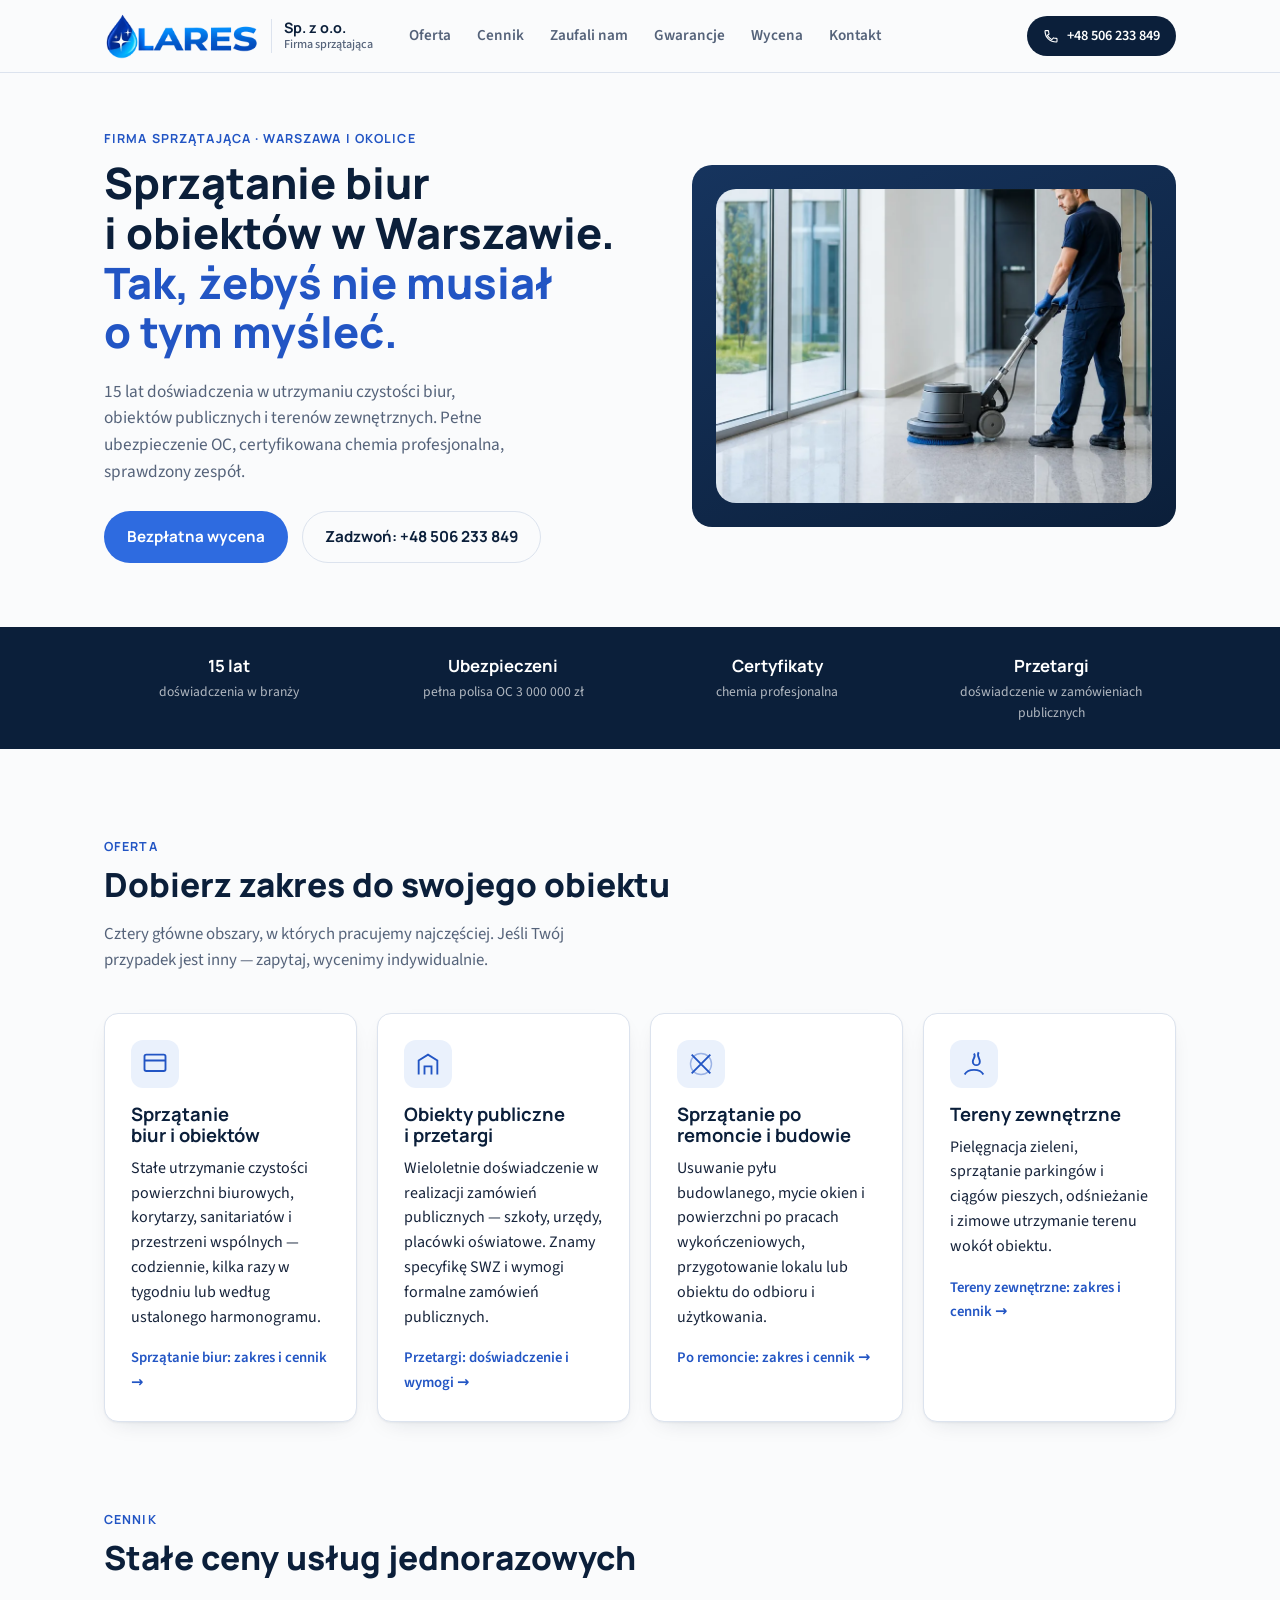
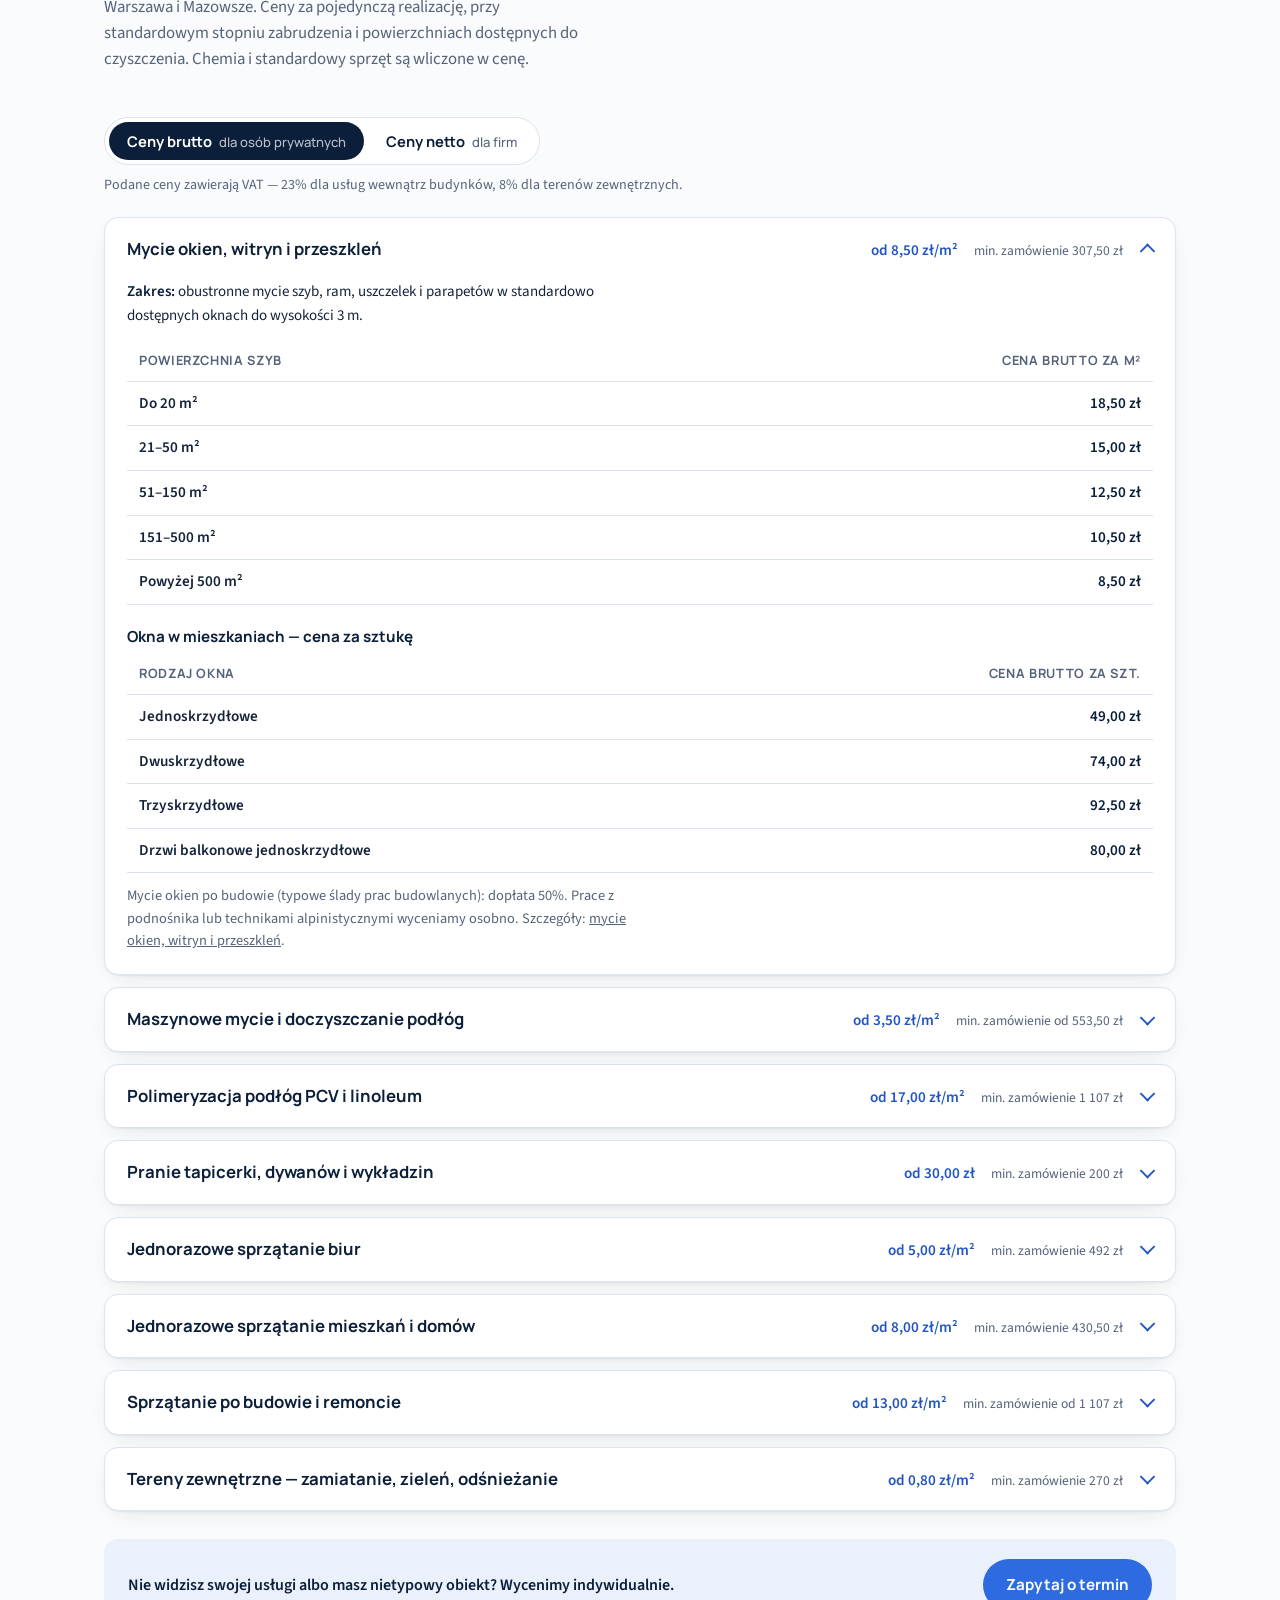
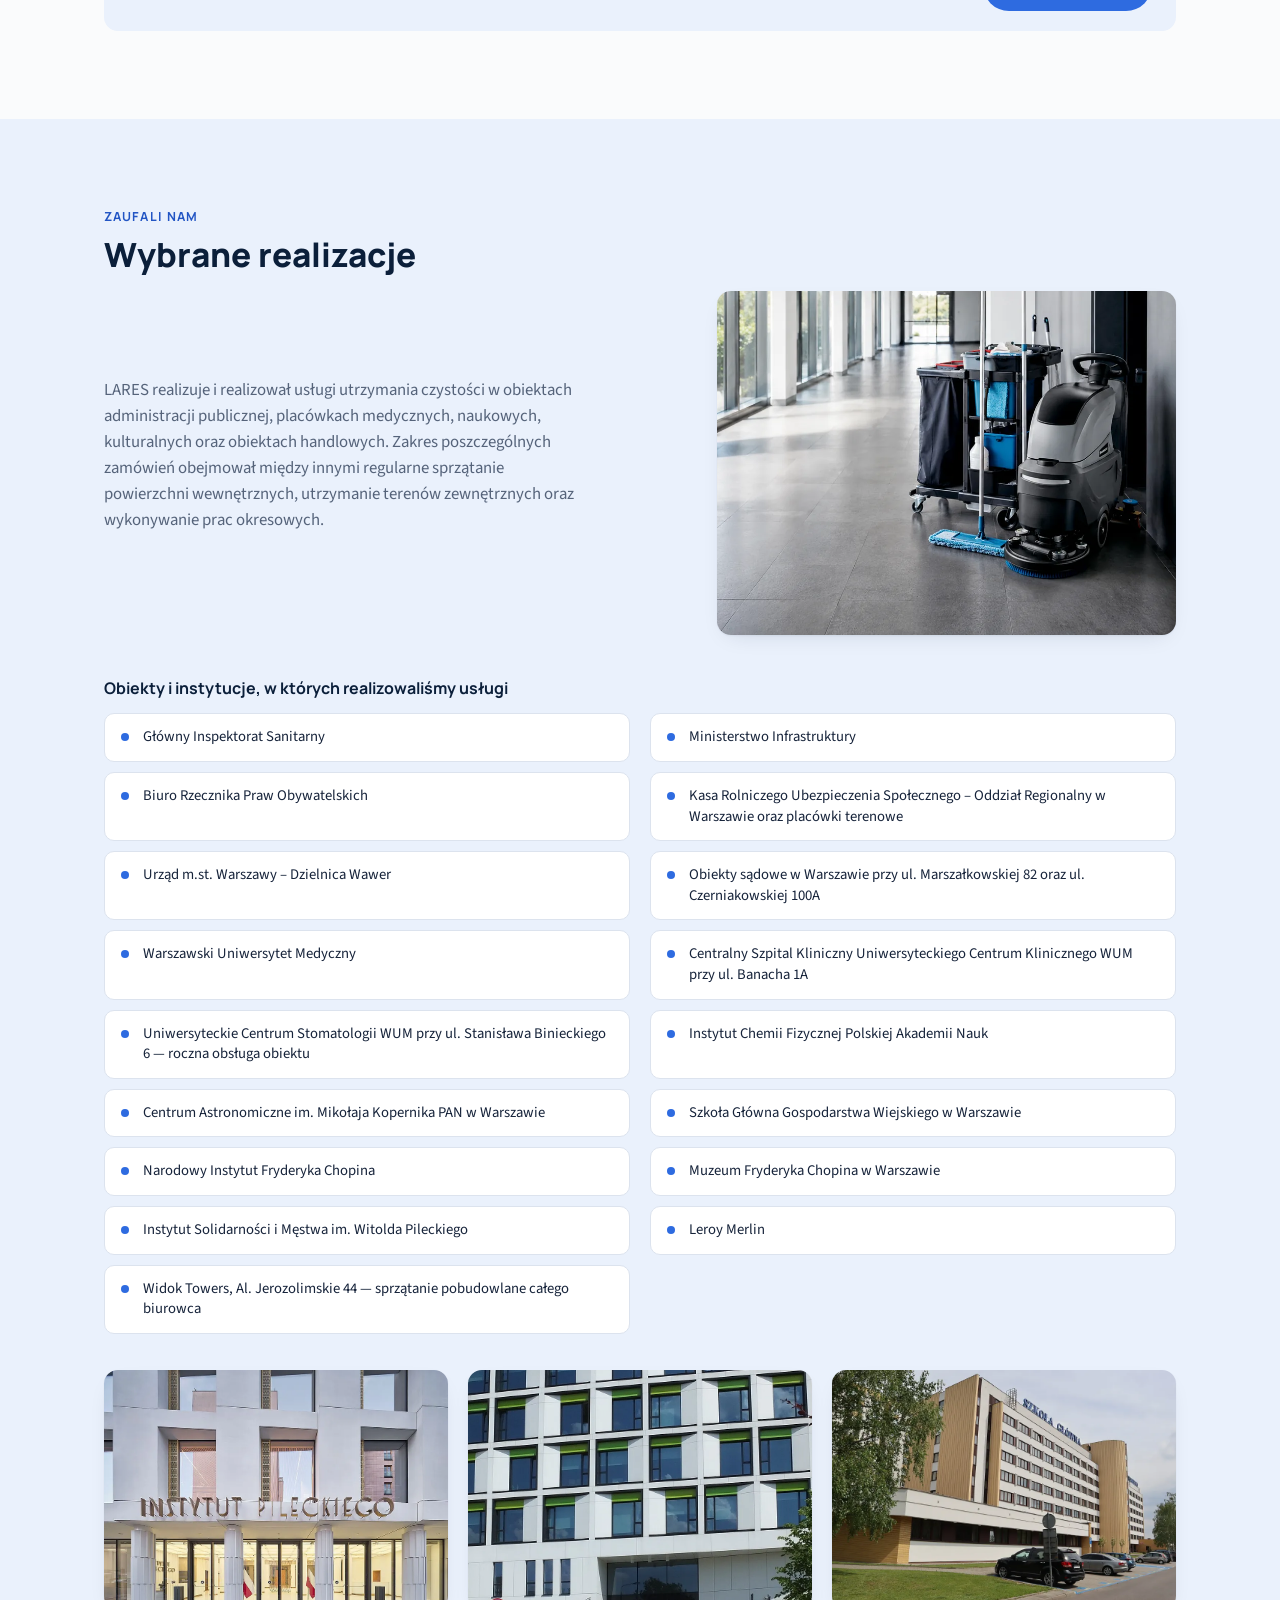
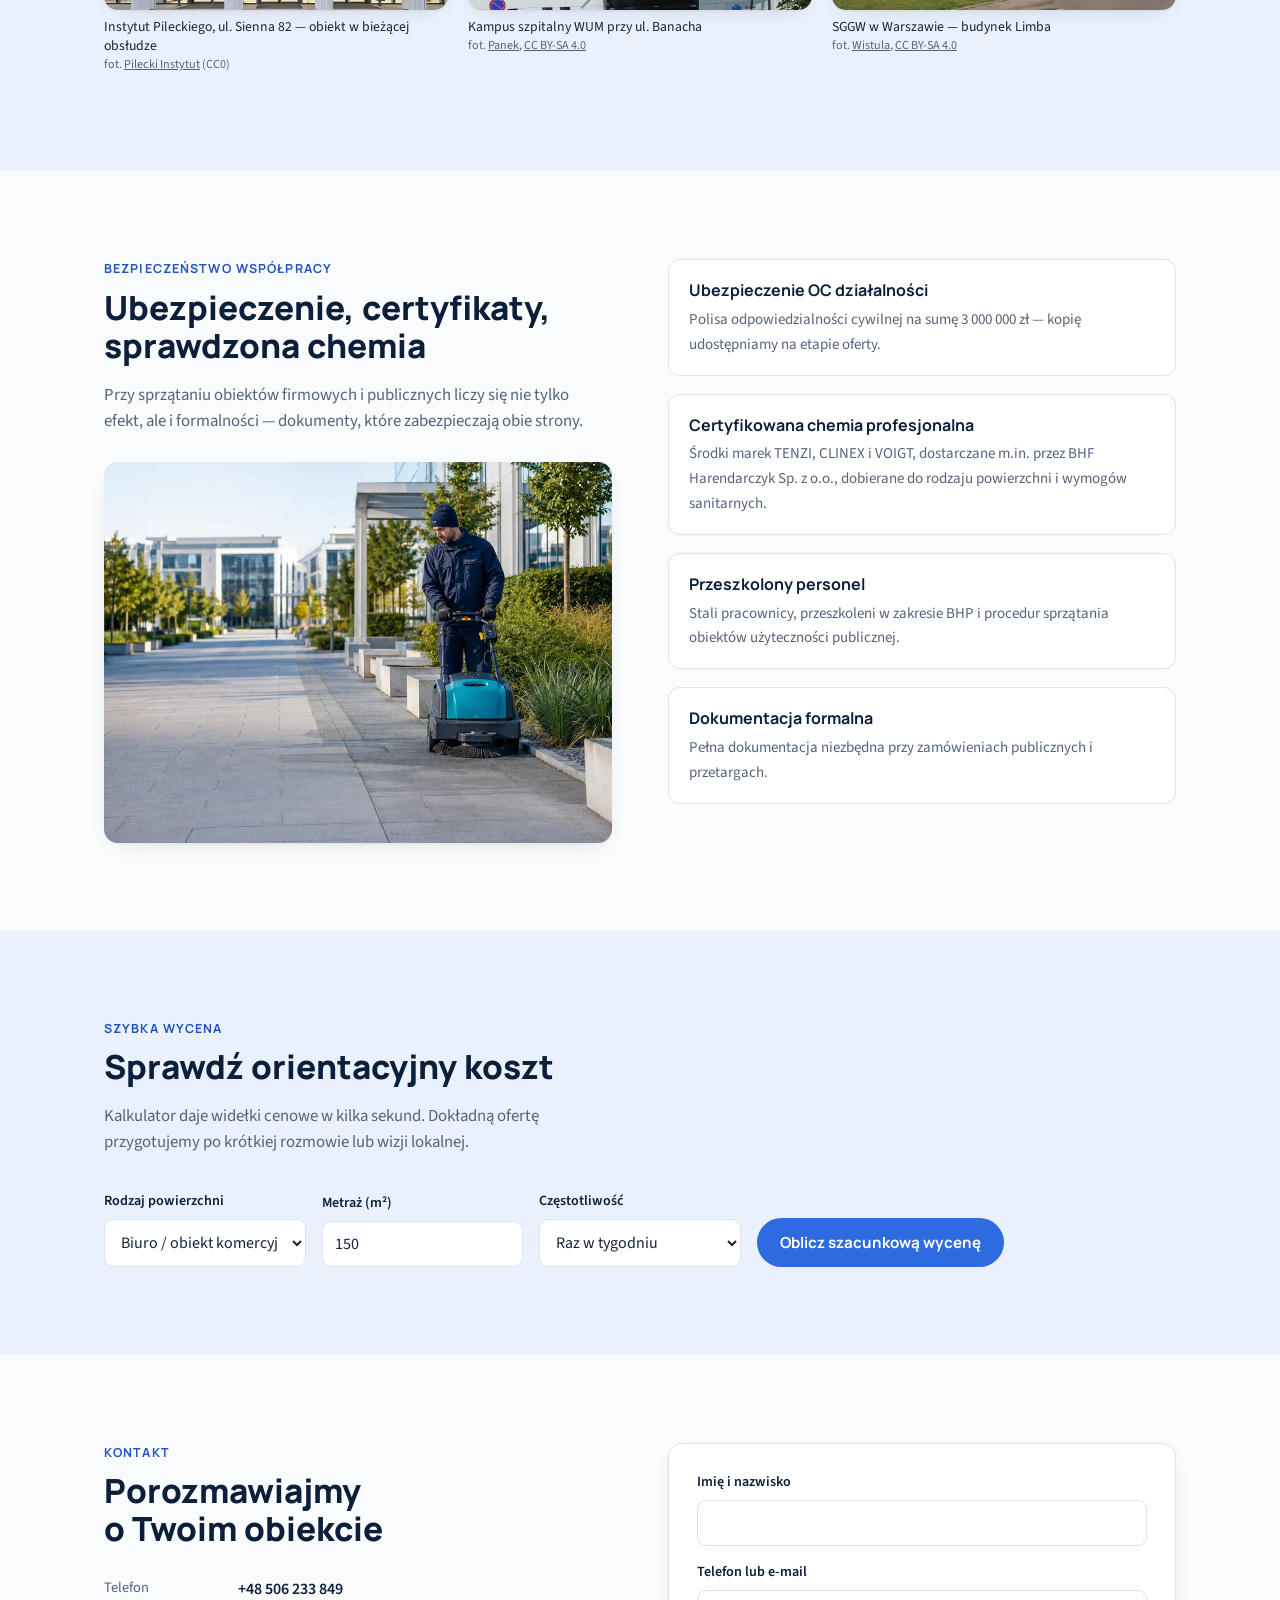
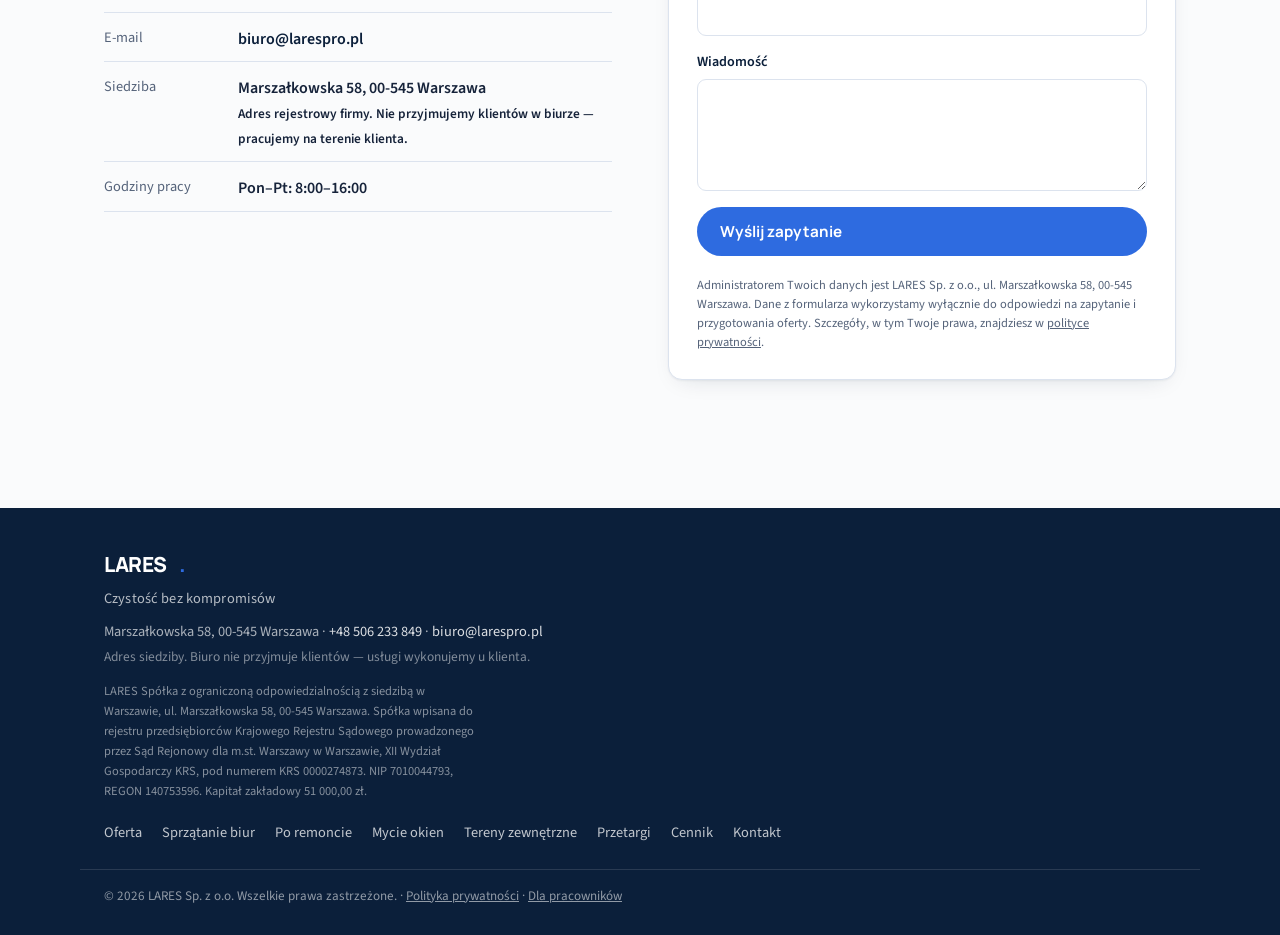
<file: index.html>
<!DOCTYPE html>
<html lang="pl">
<head>
<meta charset="UTF-8">
<meta name="viewport" content="width=device-width, initial-scale=1.0">

<!-- ============================================================
     SEO — podmień wszystko w nawiasach [ ] na dane swojej firmy.
     Tytuł i opis to najważniejsze miejsca pod lokalne SEO:
     wzorzec „usługa + miasto” (np. „sprzątanie biur Warszawa”).
     ============================================================ -->
<title>Firma sprzątająca Warszawa — biura i obiekty publiczne | LARES</title>
<meta name="description" content="LARES — sprzątanie biur, obiektów publicznych i terenów zewnętrznych w Warszawie i woj. mazowieckim. 15 lat doświadczenia, OC 3 mln zł. Bezpłatna wycena.">
<link rel="canonical" href="https://larespro.pl/">

<!-- Open Graph — jak strona wygląda po wklejeniu linku np. na Facebooku -->
<meta property="og:type" content="website">
<meta property="og:title" content="LARES — Firma sprzątająca w Warszawie">
<meta property="og:description" content="Sprzątanie biur, obiektów publicznych, po remoncie i terenów zewnętrznych. 15 lat doświadczenia, pełne ubezpieczenie OC.">
<meta property="og:url" content="https://larespro.pl/">
<meta property="og:locale" content="pl_PL">
<meta property="og:image" content="https://larespro.pl/images/og-cover.jpg">

<link rel="icon" href="images/favicon.png" type="image/png">
<link rel="apple-touch-icon" href="images/apple-touch-icon.png">
<link rel="preload" href="fonts/manrope-latin-800-normal.woff2" as="font" type="font/woff2" crossorigin>
<link rel="preload" href="fonts/source-sans-3-latin-400-normal.woff2" as="font" type="font/woff2" crossorigin>
<link rel="stylesheet" href="fonts.css">
<link rel="stylesheet" href="style.css">

<!-- ============================================================
     DANE STRUKTURALNE (JSON-LD) — Google czyta to, żeby wiedzieć,
     że jesteście lokalną firmą usługową. Podmień dane w nawiasach.
     To NIE jest to samo co Google Business Profile — trzeba
     zrobić obie rzeczy (patrz przewodnik, Faza 6).
     ============================================================ -->
<script type="application/ld+json">
{
  "@context": "https://schema.org",
  "@type": "CleaningService",
  "name": "LARES Sp. z o.o.",
  "legalName": "LARES Spółka z ograniczoną odpowiedzialnością",
  "vatID": "PL7010044793",
  "url": "https://larespro.pl/",
  "image": "https://larespro.pl/images/og-cover.jpg",
  "telephone": "+48506233849",
  "email": "biuro@larespro.pl",
  "address": {
    "@type": "PostalAddress",
    "streetAddress": "Marszałkowska 58",
    "postalCode": "00-545",
    "addressLocality": "Warszawa",
    "addressCountry": "PL"
  },
  "areaServed": [
    { "@type": "City", "name": "Warszawa" },
    { "@type": "AdministrativeArea", "name": "województwo mazowieckie" }
  ]
}
</script>
</head>
<body>

<a class="skip-link" href="#glowna-tresc">Przejdź do treści</a>

<!-- ============================== NAGŁÓWEK ============================== -->
<header class="site-header">
  <div class="wrap header-row">
    <a href="#" class="logo" aria-label="LARES Sp. z o.o. — firma sprzątająca, strona główna"><img src="images/logo.webp" alt="LARES – sprzątanie biur i obiektów" width="444" height="132" style="height:46px;width:auto;display:block;"><span class="logo-text" aria-hidden="true"><strong>Sp. z o.o.</strong><span>Firma sprzątająca</span></span></a>
    <nav class="main-nav" id="main-nav" aria-label="Nawigacja główna">
      <a href="#oferta">Oferta</a>
      <a href="#cennik">Cennik</a>
      <a href="#zaufali-nam">Zaufali nam</a>
      <a href="#gwarancje">Gwarancje</a>
      <a href="#wycena">Wycena</a>
      <a href="#kontakt">Kontakt</a>
    </nav>
    <a class="phone-pill" href="tel:+48506233849" aria-label="Zadzwoń: +48 506 233 849">
      <svg width="16" height="16" viewBox="0 0 24 24" fill="none" aria-hidden="true"><path d="M6.6 10.8c1.4 2.8 3.8 5.1 6.6 6.6l2.2-2.2c.3-.3.7-.4 1-.2 1.1.4 2.3.6 3.6.6.6 0 1 .4 1 1V20c0 .6-.4 1-1 1C10.3 21 3 13.7 3 4.9c0-.6.4-1 1-1h3.4c.6 0 1 .4 1 1 0 1.3.2 2.5.6 3.6.1.4 0 .8-.2 1L6.6 10.8z" stroke="currentColor" stroke-width="1.6"/></svg>
      <span class="phone-pill-num">+48 506 233 849</span><span class="phone-pill-short">Zadzwoń</span>
    </a>
    <button type="button" class="nav-toggle" aria-expanded="false" aria-controls="main-nav" aria-label="Otwórz menu">
      <span></span><span></span><span></span>
    </button>
  </div>
</header>

<main id="glowna-tresc">

  <!-- ============================== HERO ============================== -->
  <section class="hero">
    <div class="wrap hero-grid">
      <div class="hero-copy">
        <p class="eyebrow">Firma sprzątająca · Warszawa i okolice</p>
        <h1>Sprzątanie biur i&nbsp;obiektów w&nbsp;Warszawie. <span class="h1-accent">Tak, żebyś nie&nbsp;musiał o&nbsp;tym myśleć.</span></h1>
        <p class="hero-lead">15 lat doświadczenia w utrzymaniu czystości biur, obiektów publicznych i terenów zewnętrznych. Pełne ubezpieczenie OC, certyfikowana chemia profesjonalna, sprawdzony zespół.</p>
        <div class="hero-actions">
          <a href="#wycena" class="btn btn-primary">Bezpłatna wycena</a>
          <a href="tel:+48506233849" class="btn btn-ghost">Zadzwoń: +48 506 233 849</a>
        </div>
      </div>
      <div class="hero-media">
  <img src="images/lares-biura.webp" alt="Pracownik LARES czyszczący maszynowo podłogę w przeszklonym biurowcu" width="900" height="1274" fetchpriority="high" style="width:100%;height:100%;object-fit:cover;object-position:center 78%;border-radius:20px;">
</div>
    </div>

    <!-- Pasek zaufania -->
    <div class="trust-bar">
      <div class="wrap trust-row">
        <div class="trust-item"><strong>15 lat</strong><span>doświadczenia w branży</span></div>
        <div class="trust-item"><strong>Ubezpieczeni</strong><span>pełna polisa OC 3 000 000 zł</span></div>
        <div class="trust-item"><strong>Certyfikaty</strong><span>chemia profesjonalna</span></div>
        <div class="trust-item"><strong>Przetargi</strong><span>doświadczenie w zamówieniach publicznych</span></div>
      </div>
    </div>
  </section>

  <!-- ============================== OFERTA ============================== -->
  <section id="oferta" class="section">
    <div class="wrap">
      <p class="section-eyebrow">Oferta</p>
      <h2>Dobierz zakres do swojego obiektu</h2>
      <p class="section-lead">Cztery główne obszary, w których pracujemy najczęściej. Jeśli Twój przypadek jest inny — zapytaj, wycenimy indywidualnie.</p>

      <div class="offer-grid">

        <article class="offer-card">
          <div class="offer-icon" aria-hidden="true">
            <svg width="28" height="28" viewBox="0 0 24 24" fill="none"><rect x="3" y="4" width="18" height="14" rx="1.5" stroke="currentColor" stroke-width="1.6"/><path d="M3 9h18M8 4v-.5M16 4v-.5" stroke="currentColor" stroke-width="1.6"/></svg>
          </div>
          <h3>Sprzątanie biur i obiektów</h3>
          <p>Stałe utrzymanie czystości powierzchni biurowych, korytarzy, sanitariatów i przestrzeni wspólnych — codziennie, kilka razy w tygodniu lub według ustalonego harmonogramu.</p>
          <a href="sprzatanie-biur.html" class="offer-link">Sprzątanie biur: zakres i cennik →</a>
        </article>

        <article class="offer-card">
          <div class="offer-icon" aria-hidden="true">
            <svg width="28" height="28" viewBox="0 0 24 24" fill="none"><path d="M4 21V9l8-5 8 5v12" stroke="currentColor" stroke-width="1.6"/><path d="M9 21v-7h6v7" stroke="currentColor" stroke-width="1.6"/></svg>
          </div>
          <h3>Obiekty publiczne i przetargi</h3>
          <p>Wieloletnie doświadczenie w realizacji zamówień publicznych — szkoły, urzędy, placówki oświatowe. Znamy specyfikę SWZ i wymogi formalne zamówień publicznych.</p>
          <a href="obiekty-publiczne-przetargi.html" class="offer-link">Przetargi: doświadczenie i wymogi →</a>
        </article>

        <article class="offer-card">
          <div class="offer-icon" aria-hidden="true">
            <svg width="28" height="28" viewBox="0 0 24 24" fill="none"><path d="M4 4l16 16M4 20L20 4" stroke="currentColor" stroke-width="1.6"/><circle cx="12" cy="12" r="9" stroke="currentColor" stroke-width="1.2" opacity=".4"/></svg>
          </div>
          <h3>Sprzątanie po remoncie i budowie</h3>
          <p>Usuwanie pyłu budowlanego, mycie okien i powierzchni po pracach wykończeniowych, przygotowanie lokalu lub obiektu do odbioru i użytkowania.</p>
          <a href="sprzatanie-po-remoncie.html" class="offer-link">Po remoncie: zakres i cennik →</a>
        </article>

        <article class="offer-card">
          <div class="offer-icon" aria-hidden="true">
            <svg width="28" height="28" viewBox="0 0 24 24" fill="none"><path d="M12 3c2 3-1 4-1 7a3 3 0 106 0c0-3-3-5-1-8" stroke="currentColor" stroke-width="1.6"/><path d="M4 21c2-4 6-4 8-4s6 0 8 4" stroke="currentColor" stroke-width="1.6"/></svg>
          </div>
          <h3>Tereny zewnętrzne</h3>
          <p>Pielęgnacja zieleni, sprzątanie parkingów i ciągów pieszych, odśnieżanie i zimowe utrzymanie terenu wokół obiektu.</p>
          <a href="tereny-zewnetrzne.html" class="offer-link">Tereny zewnętrzne: zakres i cennik →</a>
        </article>

      </div>
    </div>
  </section>

  <!-- ============================== CENNIK USŁUG DODATKOWYCH ============================== -->
  <section id="cennik" class="section section-cennik">
    <div class="wrap">
      <p class="section-eyebrow">Cennik</p>
      <h2>Stałe ceny usług jednorazowych</h2>
      <p class="section-lead">Warszawa i Mazowsze. Ceny za pojedynczą realizację, przy standardowym stopniu zabrudzenia i powierzchniach dostępnych do czyszczenia. Chemia i standardowy sprzęt są wliczone w cenę.</p>

      <div class="vat-switch" role="group" aria-label="Sposób prezentacji cen">
        <button type="button" class="vat-btn is-active" data-vat="brutto" aria-pressed="true">Ceny brutto <span>dla osób prywatnych</span></button>
        <button type="button" class="vat-btn" data-vat="netto" aria-pressed="false">Ceny netto <span>dla firm</span></button>
      </div>
      <p class="vat-info" id="vat-info" data-info-brutto="Podane ceny zawierają VAT — 23% dla usług wewnątrz budynków, 8% dla terenów zewnętrznych." data-info-netto="Podane ceny są cenami netto — należy doliczyć VAT: 23% dla usług wewnątrz budynków, 8% dla terenów zewnętrznych.">Podane ceny zawierają VAT — 23% dla usług wewnątrz budynków, 8% dla terenów zewnętrznych.</p>

      <div class="price-list">
        <details class="price-item" open>
          <summary>
            <span class="price-item-title">Mycie okien, witryn i przeszkleń</span>
            <span class="price-item-meta"><span class="price-item-from">od <span class="js-price" data-netto="7,00 zł/m²" data-brutto="8,50 zł/m²">8,50 zł/m²</span></span><span class="price-item-min">min. zamówienie <span class="js-price" data-netto="250 zł" data-brutto="307,50 zł">307,50 zł</span></span></span>
          </summary>
          <div class="price-item-body">
          <p class="price-scope"><strong>Zakres:</strong> obustronne mycie szyb, ram, uszczelek i parapetów w standardowo dostępnych oknach do wysokości 3 m.</p>
          <div class="price-table-wrap">
            <table class="price-table">
              <caption class="visually-hidden">Mycie okien i przeszkleń — cena za metr kwadratowy</caption>
              <thead><tr><th scope="col">Powierzchnia szyb</th><th scope="col">Cena <span class="js-vat-word">brutto</span> za m²</th></tr></thead>
              <tbody>
              <tr><th scope="row">Do 20 m²</th><td><span class="js-price" data-netto="15,00 zł" data-brutto="18,50 zł">18,50 zł</span></td></tr>
              <tr><th scope="row">21–50 m²</th><td><span class="js-price" data-netto="12,00 zł" data-brutto="15,00 zł">15,00 zł</span></td></tr>
              <tr><th scope="row">51–150 m²</th><td><span class="js-price" data-netto="10,00 zł" data-brutto="12,50 zł">12,50 zł</span></td></tr>
              <tr><th scope="row">151–500 m²</th><td><span class="js-price" data-netto="8,50 zł" data-brutto="10,50 zł">10,50 zł</span></td></tr>
              <tr><th scope="row">Powyżej 500 m²</th><td><span class="js-price" data-netto="7,00 zł" data-brutto="8,50 zł">8,50 zł</span></td></tr>
              </tbody>
            </table>
          </div>
          <p class="price-subhead">Okna w mieszkaniach — cena za sztukę</p>
          <div class="price-table-wrap">
            <table class="price-table">
              <caption class="visually-hidden">Mycie okien w mieszkaniach — cena za sztukę</caption>
              <thead><tr><th scope="col">Rodzaj okna</th><th scope="col">Cena <span class="js-vat-word">brutto</span> za szt.</th></tr></thead>
              <tbody>
              <tr><th scope="row">Jednoskrzydłowe</th><td><span class="js-price" data-netto="40,00 zł" data-brutto="49,00 zł">49,00 zł</span></td></tr>
              <tr><th scope="row">Dwuskrzydłowe</th><td><span class="js-price" data-netto="60,00 zł" data-brutto="74,00 zł">74,00 zł</span></td></tr>
              <tr><th scope="row">Trzyskrzydłowe</th><td><span class="js-price" data-netto="75,00 zł" data-brutto="92,50 zł">92,50 zł</span></td></tr>
              <tr><th scope="row">Drzwi balkonowe jednoskrzydłowe</th><td><span class="js-price" data-netto="65,00 zł" data-brutto="80,00 zł">80,00 zł</span></td></tr>
              </tbody>
            </table>
          </div>
          <p class="price-note">Mycie okien po budowie (typowe ślady prac budowlanych): dopłata 50%. Prace z podnośnika lub technikami alpinistycznymi wyceniamy osobno. Szczegóły: <a href="mycie-okien.html">mycie okien, witryn i przeszkleń</a>.</p>
          </div>
        </details>
        <details class="price-item">
          <summary>
            <span class="price-item-title">Maszynowe mycie i doczyszczanie podłóg</span>
            <span class="price-item-meta"><span class="price-item-from">od <span class="js-price" data-netto="3,00 zł/m²" data-brutto="3,50 zł/m²">3,50 zł/m²</span></span><span class="price-item-min">min. zamówienie od <span class="js-price" data-netto="450 zł" data-brutto="553,50 zł">553,50 zł</span></span></span>
          </summary>
          <div class="price-item-body">
          <p class="price-scope"><strong>Zakres:</strong> mycie standardowe to maszynowe usunięcie bieżących zabrudzeń; doczyszczanie gruntowne obejmuje dobraną chemię, szorowanie i zebranie brudnej wody.</p>
          <div class="price-table-wrap">
            <table class="price-table">
              <caption class="visually-hidden">Maszynowe mycie i doczyszczanie podłóg</caption>
              <thead><tr><th scope="col">Powierzchnia</th><th scope="col">Mycie standardowe (<span class="js-vat-word">brutto</span>)</th><th scope="col">Doczyszczanie gruntowne (<span class="js-vat-word">brutto</span>)</th></tr></thead>
              <tbody>
              <tr><th scope="row">Do 100 m²</th><td><span class="js-price" data-netto="6,50 zł/m²" data-brutto="8,00 zł/m²">8,00 zł/m²</span></td><td><span class="js-price" data-netto="16,00 zł/m²" data-brutto="19,50 zł/m²">19,50 zł/m²</span></td></tr>
              <tr><th scope="row">101–300 m²</th><td><span class="js-price" data-netto="5,00 zł/m²" data-brutto="6,00 zł/m²">6,00 zł/m²</span></td><td><span class="js-price" data-netto="12,00 zł/m²" data-brutto="15,00 zł/m²">15,00 zł/m²</span></td></tr>
              <tr><th scope="row">301–1000 m²</th><td><span class="js-price" data-netto="4,00 zł/m²" data-brutto="4,50 zł/m²">4,50 zł/m²</span></td><td><span class="js-price" data-netto="9,00 zł/m²" data-brutto="11,00 zł/m²">11,00 zł/m²</span></td></tr>
              <tr><th scope="row">Powyżej 1000 m²</th><td><span class="js-price" data-netto="3,00 zł/m²" data-brutto="3,50 zł/m²">3,50 zł/m²</span></td><td><span class="js-price" data-netto="7,00 zł/m²" data-brutto="8,50 zł/m²">8,50 zł/m²</span></td></tr>
              </tbody>
            </table>
          </div>
          <p class="price-note"><strong>Minimalne zamówienie:</strong> mycie standardowe <span class="js-price" data-netto="450 zł" data-brutto="553,50 zł">553,50 zł</span>, doczyszczanie gruntowne <span class="js-price" data-netto="600 zł" data-brutto="738 zł">738 zł</span>.</p>
          </div>
        </details>
        <details class="price-item">
          <summary>
            <span class="price-item-title">Polimeryzacja podłóg PCV i linoleum</span>
            <span class="price-item-meta"><span class="price-item-from">od <span class="js-price" data-netto="14,00 zł/m²" data-brutto="17,00 zł/m²">17,00 zł/m²</span></span><span class="price-item-min">min. zamówienie <span class="js-price" data-netto="900 zł" data-brutto="1 107 zł">1 107 zł</span></span></span>
          </summary>
          <div class="price-item-body">
          <p class="price-scope"><strong>Zakres:</strong> podstawowe przygotowanie i odtłuszczenie podłoża oraz nałożenie dwóch warstw polimeru.</p>
          <div class="price-table-wrap">
            <table class="price-table">
              <caption class="visually-hidden">Polimeryzacja podłóg — cena za metr kwadratowy</caption>
              <thead><tr><th scope="col">Powierzchnia</th><th scope="col">Cena <span class="js-vat-word">brutto</span> za m²</th></tr></thead>
              <tbody>
              <tr><th scope="row">Do 100 m²</th><td><span class="js-price" data-netto="25,00 zł" data-brutto="31,00 zł">31,00 zł</span></td></tr>
              <tr><th scope="row">101–300 m²</th><td><span class="js-price" data-netto="21,00 zł" data-brutto="26,00 zł">26,00 zł</span></td></tr>
              <tr><th scope="row">301–1000 m²</th><td><span class="js-price" data-netto="16,00 zł" data-brutto="19,50 zł">19,50 zł</span></td></tr>
              <tr><th scope="row">Powyżej 1000 m²</th><td><span class="js-price" data-netto="14,00 zł" data-brutto="17,00 zł">17,00 zł</span></td></tr>
              </tbody>
            </table>
          </div>
          <p class="price-subhead">Prace dodatkowe</p>
          <ul class="price-extras">
            <li>Usuwanie starych powłok polimerowych: <span class="js-price" data-netto="10,00 zł/m²" data-brutto="12,50 zł/m²">12,50 zł/m²</span></li>
            <li>Trzecia warstwa polimeru: <span class="js-price" data-netto="5,00 zł/m²" data-brutto="6,00 zł/m²">6,00 zł/m²</span></li>
            <li>Naprawy i renowacja uszkodzonego podłoża: osobna wycena</li>
          </ul>
          </div>
        </details>
        <details class="price-item">
          <summary>
            <span class="price-item-title">Pranie tapicerki, dywanów i wykładzin</span>
            <span class="price-item-meta"><span class="price-item-from">od <span class="js-price" data-netto="24,50 zł" data-brutto="30,00 zł">30,00 zł</span></span><span class="price-item-min">min. zamówienie <span class="js-price" data-netto="162,50 zł" data-brutto="200 zł">200 zł</span></span></span>
          </summary>
          <div class="price-item-body">
          <p class="price-scope"><strong>Zakres:</strong> pranie ekstrakcyjne u klienta — nałożenie środka piorącego, wypłukanie zabrudzeń i odessanie brudnej wody. Meble są wilgotne po praniu i schną zwykle od kilku do kilkunastu godzin.</p>
          <p class="price-subhead">Tapicerka meblowa — cena za sztukę</p>
          <div class="price-table-wrap">
            <table class="price-table">
              <caption class="visually-hidden">Pranie tapicerki meblowej — cena za sztukę</caption>
              <thead><tr><th scope="col">Mebel</th><th scope="col">Cena <span class="js-vat-word">brutto</span> za szt.</th></tr></thead>
              <tbody>
              <tr><th scope="row">Krzesło tapicerowane</th><td><span class="js-price" data-netto="24,50 zł" data-brutto="30,00 zł">30,00 zł</span></td></tr>
              <tr><th scope="row">Krzesło lub fotel biurowy</th><td><span class="js-price" data-netto="36,50 zł" data-brutto="45,00 zł">45,00 zł</span></td></tr>
              <tr><th scope="row">Pufa, podnóżek</th><td><span class="js-price" data-netto="28,00 zł" data-brutto="34,50 zł">34,50 zł</span></td></tr>
              <tr><th scope="row">Fotel wypoczynkowy mały</th><td><span class="js-price" data-netto="48,50 zł" data-brutto="60,00 zł">60,00 zł</span></td></tr>
              <tr><th scope="row">Fotel wypoczynkowy duży</th><td><span class="js-price" data-netto="65,00 zł" data-brutto="80,00 zł">80,00 zł</span></td></tr>
              <tr><th scope="row">Fotel typu uszak</th><td><span class="js-price" data-netto="73,00 zł" data-brutto="90,00 zł">90,00 zł</span></td></tr>
              <tr><th scope="row">Wersalka, tapczan</th><td><span class="js-price" data-netto="114,00 zł" data-brutto="140,00 zł">140,00 zł</span></td></tr>
              <tr><th scope="row">Kanapa dwuosobowa</th><td><span class="js-price" data-netto="122,00 zł" data-brutto="150,00 zł">150,00 zł</span></td></tr>
              <tr><th scope="row">Kanapa lub sofa trzyosobowa</th><td><span class="js-price" data-netto="138,00 zł" data-brutto="169,50 zł">169,50 zł</span></td></tr>
              <tr><th scope="row">Narożnik do 2,5 m</th><td><span class="js-price" data-netto="175,00 zł" data-brutto="215,50 zł">215,50 zł</span></td></tr>
              <tr><th scope="row">Narożnik powyżej 2,5 m</th><td><span class="js-price" data-netto="205,00 zł" data-brutto="252,00 zł">252,00 zł</span></td></tr>
              <tr><th scope="row">Materac jednoosobowy</th><td><span class="js-price" data-netto="65,00 zł" data-brutto="80,00 zł">80,00 zł</span></td></tr>
              <tr><th scope="row">Materac dwuosobowy</th><td><span class="js-price" data-netto="90,00 zł" data-brutto="110,50 zł">110,50 zł</span></td></tr>
              <tr><th scope="row">Łóżko tapicerowane z wezgłowiem</th><td><span class="js-price" data-netto="150,00 zł" data-brutto="184,50 zł">184,50 zł</span></td></tr>
              <tr><th scope="row">Poduszka meblowa</th><td><span class="js-price" data-netto="12,00 zł" data-brutto="15,00 zł">15,00 zł</span></td></tr>
              </tbody>
            </table>
          </div>
          <p class="price-subhead">Dywany i wykładziny — cena za m²</p>
          <div class="price-table-wrap">
            <table class="price-table">
              <caption class="visually-hidden">Pranie dywanów i wykładzin — cena za metr kwadratowy</caption>
              <thead><tr><th scope="col">Powierzchnia</th><th scope="col">Cena <span class="js-vat-word">brutto</span> za m²</th></tr></thead>
              <tbody>
              <tr><th scope="row">Do 20 m²</th><td><span class="js-price" data-netto="16,00 zł" data-brutto="19,50 zł">19,50 zł</span></td></tr>
              <tr><th scope="row">21–100 m²</th><td><span class="js-price" data-netto="12,00 zł" data-brutto="15,00 zł">15,00 zł</span></td></tr>
              <tr><th scope="row">Powyżej 100 m²</th><td><span class="js-price" data-netto="9,00 zł" data-brutto="11,00 zł">11,00 zł</span></td></tr>
              </tbody>
            </table>
          </div>
          <p class="price-note"><strong>Minimalne zamówienie:</strong> <span class="js-price" data-netto="162,50 zł" data-brutto="200 zł">200 zł</span>. Tapicerka skórzana, meble modułowe i narożniki w kształcie litery U — wycena indywidualna. Impregnacja tkaniny po praniu: dopłata 50%.</p>
          <p class="price-note">Trudne zabrudzenia (tłuszcz, krew, mocz, farby, guma do żucia) oraz usuwanie zapachów wyceniamy osobno — skuteczności przy zaschniętych plamach nie da się zagwarantować z góry.</p>
          </div>
        </details>
        <details class="price-item">
          <summary>
            <span class="price-item-title">Jednorazowe sprzątanie biur</span>
            <span class="price-item-meta"><span class="price-item-from">od <span class="js-price" data-netto="4,00 zł/m²" data-brutto="5,00 zł/m²">5,00 zł/m²</span></span><span class="price-item-min">min. zamówienie <span class="js-price" data-netto="400 zł" data-brutto="492 zł">492 zł</span></span></span>
          </summary>
          <div class="price-item-body">
          <p class="price-scope"><strong>Zakres:</strong> odkurzanie i mycie podłóg, czyszczenie dostępnych powierzchni biurowych, mebli z zewnątrz, kuchni i sanitariatów, opróżnienie koszy.</p>
          <div class="price-table-wrap">
            <table class="price-table">
              <caption class="visually-hidden">Jednorazowe sprzątanie biur — cena za metr kwadratowy</caption>
              <thead><tr><th scope="col">Powierzchnia biura</th><th scope="col">Cena <span class="js-vat-word">brutto</span> za m²</th></tr></thead>
              <tbody>
              <tr><th scope="row">Do 100 m²</th><td><span class="js-price" data-netto="8,00 zł" data-brutto="10,00 zł">10,00 zł</span></td></tr>
              <tr><th scope="row">101–300 m²</th><td><span class="js-price" data-netto="6,00 zł" data-brutto="7,50 zł">7,50 zł</span></td></tr>
              <tr><th scope="row">301–1000 m²</th><td><span class="js-price" data-netto="5,00 zł" data-brutto="6,00 zł">6,00 zł</span></td></tr>
              <tr><th scope="row">Powyżej 1000 m²</th><td><span class="js-price" data-netto="4,00 zł" data-brutto="5,00 zł">5,00 zł</span></td></tr>
              </tbody>
            </table>
          </div>
          <p class="price-note">Cena nie obejmuje prania tapicerki, gruntownego doczyszczania posadzek, mycia okien i prac poremontowych. Szukasz stałej obsługi? Zobacz <a href="sprzatanie-biur.html">sprzątanie biur — zakres, częstotliwość i ceny miesięczne</a>.</p>
          </div>
        </details>
        <details class="price-item">
          <summary>
            <span class="price-item-title">Jednorazowe sprzątanie mieszkań i domów</span>
            <span class="price-item-meta"><span class="price-item-from">od <span class="js-price" data-netto="6,50 zł/m²" data-brutto="8,00 zł/m²">8,00 zł/m²</span></span><span class="price-item-min">min. zamówienie <span class="js-price" data-netto="350 zł" data-brutto="430,50 zł">430,50 zł</span></span></span>
          </summary>
          <div class="price-item-body">
          <p class="price-scope"><strong>Zakres:</strong> sprzątanie pomieszczeń, mycie podłóg, odkurzanie, czyszczenie sanitariatów i kuchni, usunięcie kurzu, mycie dostępnych mebli i powierzchni zewnętrznych.</p>
          <div class="price-table-wrap">
            <table class="price-table">
              <caption class="visually-hidden">Jednorazowe sprzątanie mieszkań i domów — cena za metr kwadratowy</caption>
              <thead><tr><th scope="col">Powierzchnia</th><th scope="col">Cena <span class="js-vat-word">brutto</span> za m²</th></tr></thead>
              <tbody>
              <tr><th scope="row">Do 50 m²</th><td><span class="js-price" data-netto="8,50 zł" data-brutto="10,50 zł">10,50 zł</span></td></tr>
              <tr><th scope="row">51–100 m²</th><td><span class="js-price" data-netto="7,50 zł" data-brutto="9,00 zł">9,00 zł</span></td></tr>
              <tr><th scope="row">101–200 m²</th><td><span class="js-price" data-netto="7,00 zł" data-brutto="8,50 zł">8,50 zł</span></td></tr>
              <tr><th scope="row">Powyżej 200 m²</th><td><span class="js-price" data-netto="6,50 zł" data-brutto="8,00 zł">8,00 zł</span></td></tr>
              </tbody>
            </table>
          </div>
          <p class="price-note">Mycie okien, czyszczenie wnętrza szafek i AGD oraz pranie tapicerki to usługi dodatkowe.</p>
          </div>
        </details>
        <details class="price-item">
          <summary>
            <span class="price-item-title">Sprzątanie po budowie i remoncie</span>
            <span class="price-item-meta"><span class="price-item-from">od <span class="js-price" data-netto="10,50 zł/m²" data-brutto="13,00 zł/m²">13,00 zł/m²</span></span><span class="price-item-min">min. zamówienie od <span class="js-price" data-netto="900 zł" data-brutto="1 107 zł">1 107 zł</span></span></span>
          </summary>
          <div class="price-item-body">
          <p class="price-scope"><strong>Zakres:</strong> odpylanie pomieszczeń, czyszczenie dostępnych powierzchni, drzwi, podłóg, zabudowy z zewnątrz i sanitariatów oraz usunięcie typowych, lekkich zabrudzeń budowlanych.</p>
          <p class="price-subhead">Biura, lokale użytkowe, obiekty komercyjne</p>
          <div class="price-table-wrap">
            <table class="price-table">
              <caption class="visually-hidden">Sprzątanie po remoncie — obiekty komercyjne</caption>
              <thead><tr><th scope="col">Powierzchnia</th><th scope="col">Cena <span class="js-vat-word">brutto</span> za m²</th></tr></thead>
              <tbody>
              <tr><th scope="row">Do 100 m²</th><td><span class="js-price" data-netto="17,00 zł" data-brutto="21,00 zł">21,00 zł</span></td></tr>
              <tr><th scope="row">101–300 m²</th><td><span class="js-price" data-netto="14,50 zł" data-brutto="18,00 zł">18,00 zł</span></td></tr>
              <tr><th scope="row">301–1000 m²</th><td><span class="js-price" data-netto="12,00 zł" data-brutto="15,00 zł">15,00 zł</span></td></tr>
              <tr><th scope="row">Powyżej 1000 m²</th><td><span class="js-price" data-netto="10,50 zł" data-brutto="13,00 zł">13,00 zł</span></td></tr>
              </tbody>
            </table>
          </div>
          <p class="price-note"><strong>Minimalne zamówienie:</strong> <span class="js-price" data-netto="900 zł" data-brutto="1 107 zł">1 107 zł</span>.</p>
          <p class="price-subhead">Mieszkania i domy po budowie</p>
          <div class="price-table-wrap">
            <table class="price-table">
              <caption class="visually-hidden">Sprzątanie po budowie — mieszkania i domy</caption>
              <thead><tr><th scope="col">Powierzchnia</th><th scope="col">Cena <span class="js-vat-word">brutto</span> za m²</th></tr></thead>
              <tbody>
              <tr><th scope="row">Do 50 m²</th><td><span class="js-price" data-netto="23,00 zł" data-brutto="28,50 zł">28,50 zł</span></td></tr>
              <tr><th scope="row">51–100 m²</th><td><span class="js-price" data-netto="21,00 zł" data-brutto="26,00 zł">26,00 zł</span></td></tr>
              <tr><th scope="row">101–200 m²</th><td><span class="js-price" data-netto="18,00 zł" data-brutto="22,00 zł">22,00 zł</span></td></tr>
              <tr><th scope="row">Powyżej 200 m²</th><td><span class="js-price" data-netto="16,00 zł" data-brutto="19,50 zł">19,50 zł</span></td></tr>
              </tbody>
            </table>
          </div>
          <p class="price-note"><strong>Minimalne zamówienie:</strong> <span class="js-price" data-netto="850 zł" data-brutto="1 045,50 zł">1 045,50 zł</span>.</p>
          <p class="price-note">Oddzielnie rozliczamy: mycie okien, wywóz gruzu i pozostałości po materiałach budowlanych, usuwanie trudnych zabrudzeń z farb, klejów i silikonów oraz prace wymagające specjalistycznego dostępu. Szczegóły: <a href="sprzatanie-po-remoncie.html">sprzątanie po remoncie i budowie</a>.</p>
          </div>
        </details>
        <details class="price-item">
          <summary>
            <span class="price-item-title">Tereny zewnętrzne — zamiatanie, zieleń, odśnieżanie</span>
            <span class="price-item-meta"><span class="price-item-from">od <span class="js-price" data-netto="0,75 zł/m²" data-brutto="0,80 zł/m²">0,80 zł/m²</span></span><span class="price-item-min">min. zamówienie <span class="js-price" data-netto="250 zł" data-brutto="270 zł">270 zł</span></span></span>
          </summary>
          <div class="price-item-body">
          <p class="price-scope"><strong>Zakres:</strong> parkingi, place, chodniki i ciągi piesze oraz zieleń przy budynku. Ceny dotyczą terenów o swobodnym dostępie dla sprzętu. Na terenach zewnętrznych obowiązuje stawka <strong>VAT 8%</strong> — ceny brutto w tej pozycji są policzone z tą stawką.</p>
          <p class="price-subhead">Prace jednorazowe — cena za m²</p>
          <div class="price-table-wrap">
            <table class="price-table">
              <caption class="visually-hidden">Tereny zewnętrzne — prace jednorazowe, cena za metr kwadratowy</caption>
              <thead><tr><th scope="col">Usługa</th><th scope="col">Cena <span class="js-vat-word">brutto</span> za m²</th><th scope="col">Min. zamówienie</th></tr></thead>
              <tbody>
              <tr><th scope="row">Zamiatanie maszynowe placów i parkingów</th><td><span class="js-price" data-netto="1,40 zł" data-brutto="1,50 zł">1,50 zł</span></td><td><span class="js-price" data-netto="300 zł" data-brutto="324 zł">324 zł</span></td></tr>
              <tr><th scope="row">Koszenie trawnika z wywozem pokosu</th><td><span class="js-price" data-netto="0,95 zł" data-brutto="1,00 zł">1,00 zł</span></td><td><span class="js-price" data-netto="250 zł" data-brutto="270 zł">270 zł</span></td></tr>
              <tr><th scope="row">Grabienie i wywóz liści</th><td><span class="js-price" data-netto="1,85 zł" data-brutto="2,00 zł">2,00 zł</span></td><td><span class="js-price" data-netto="250 zł" data-brutto="270 zł">270 zł</span></td></tr>
              <tr><th scope="row">Odśnieżanie mechaniczne — teren do 1000 m²</th><td><span class="js-price" data-netto="1,40 zł" data-brutto="1,50 zł">1,50 zł</span></td><td><span class="js-price" data-netto="400 zł" data-brutto="432 zł">432 zł</span></td></tr>
              <tr><th scope="row">Odśnieżanie mechaniczne — teren powyżej 1000 m²</th><td><span class="js-price" data-netto="0,90 zł" data-brutto="1,00 zł">1,00 zł</span></td><td><span class="js-price" data-netto="400 zł" data-brutto="432 zł">432 zł</span></td></tr>
              <tr><th scope="row">Posypywanie solą lub piaskiem</th><td><span class="js-price" data-netto="0,75 zł" data-brutto="0,80 zł">0,80 zł</span></td><td>w cenie interwencji</td></tr>
              </tbody>
            </table>
          </div>
          <p class="price-subhead">Stała obsługa — abonament miesięczny za m²</p>
          <div class="price-table-wrap">
            <table class="price-table">
              <caption class="visually-hidden">Tereny zewnętrzne — abonament miesięczny, cena za metr kwadratowy</caption>
              <thead><tr><th scope="col">Zakres obsługi</th><th scope="col">Cena <span class="js-vat-word">brutto</span> za m²/mies.</th></tr></thead>
              <tbody>
              <tr><th scope="row">Utrzymanie porządku — raz w tygodniu</th><td>od <span class="js-price" data-netto="0,45 zł" data-brutto="0,50 zł">0,50 zł</span></td></tr>
              <tr><th scope="row">Utrzymanie porządku — kilka razy w tygodniu</th><td>od <span class="js-price" data-netto="1,10 zł" data-brutto="1,20 zł">1,20 zł</span></td></tr>
              <tr><th scope="row">Gotowość zimowa (listopad–marzec)</th><td>od <span class="js-price" data-netto="0,35 zł" data-brutto="0,40 zł">0,40 zł</span></td></tr>
              </tbody>
            </table>
          </div>
          <p class="price-note">Gotowość zimowa to dyżur ekipy i sprzętu — interwencje po opadach rozliczamy osobno według stawek z tabeli powyżej. Przy umowie całorocznej łączymy obsługę letnią i zimową w jeden abonament.</p>
          <p class="price-note">Osobno wyceniamy: wywóz śniegu z terenu, skuwanie lodu, mycie ciśnieniowe kostki i elewacji, pielęgnację drzew i krzewów oraz prace na terenach o utrudnionym dostępie. Szczegóły: <a href="tereny-zewnetrzne.html">tereny zewnętrzne — zakres, częstotliwość i cennik</a>.</p>
          </div>
        </details>
      </div>

      <div class="price-cta">
        <p>Nie widzisz swojej usługi albo masz nietypowy obiekt? Wycenimy indywidualnie.</p>
        <a href="#kontakt" class="btn btn-primary">Zapytaj o termin</a>
      </div>
    </div>
  </section>

  <!-- ============================== ZAUFALI NAM ============================== -->
  <section id="zaufali-nam" class="section section-tint">
    <div class="wrap">
      <p class="section-eyebrow">Zaufali nam</p>
      <h2>Wybrane realizacje</h2>
      <div class="zaufali-intro">
        <p class="section-lead">LARES realizuje i realizował usługi utrzymania czystości w obiektach administracji publicznej, placówkach medycznych, naukowych, kulturalnych oraz obiektach handlowych. Zakres poszczególnych zamówień obejmował między innymi regularne sprzątanie powierzchni wewnętrznych, utrzymanie terenów zewnętrznych oraz wykonywanie prac okresowych.</p>
        <figure class="section-photo zaufali-photo">
          <img src="images/lares-sprzet.webp" alt="Profesjonalny wózek serwisowy i szorowarka LARES w korytarzu biurowca" width="900" height="1272" loading="lazy">
        </figure>
      </div>

      <h3 class="references-heading">Obiekty i instytucje, w których realizowaliśmy usługi</h3>
      <ul class="references-list">
        <li>Główny Inspektorat Sanitarny</li>
        <li>Ministerstwo Infrastruktury</li>
        <li>Biuro Rzecznika Praw Obywatelskich</li>
        <li>Kasa Rolniczego Ubezpieczenia Społecznego – Oddział Regionalny w Warszawie oraz placówki terenowe</li>
        <li>Urząd m.st. Warszawy – Dzielnica Wawer</li>
        <li>Obiekty sądowe w Warszawie przy ul. Marszałkowskiej 82 oraz ul. Czerniakowskiej 100A</li>
        <li>Warszawski Uniwersytet Medyczny</li>
        <li>Centralny Szpital Kliniczny Uniwersyteckiego Centrum Klinicznego WUM przy ul. Banacha 1A</li>
        <li>Uniwersyteckie Centrum Stomatologii WUM przy ul. Stanisława Binieckiego 6 — roczna obsługa obiektu</li>
        <li>Instytut Chemii Fizycznej Polskiej Akademii Nauk</li>
        <li>Centrum Astronomiczne im. Mikołaja Kopernika PAN w Warszawie</li>
        <li>Szkoła Główna Gospodarstwa Wiejskiego w Warszawie</li>
        <li>Narodowy Instytut Fryderyka Chopina</li>
        <li>Muzeum Fryderyka Chopina w Warszawie</li>
        <li>Instytut Solidarności i Męstwa im. Witolda Pileckiego</li>
        <li>Leroy Merlin</li>
        <li>Widok Towers, Al. Jerozolimskie 44 — sprzątanie pobudowlane całego biurowca</li>
      </ul>

      <div class="real-strip">
        <figure class="real-photo">
          <img src="images/real-pilecki.webp" alt="Wejście do Instytutu Pileckiego przy ul. Siennej 82 w Warszawie" width="960" height="721" loading="lazy">
          <figcaption>Instytut Pileckiego, ul. Sienna 82 — obiekt w bieżącej obsłudze<span class="photo-credit">fot. <a href="https://commons.wikimedia.org/wiki/File:Instytut_Pileckiego,_ul._Sienna_82,_Warszawa.jpg" rel="noopener">Pilecki Instytut</a> (CC0)</span></figcaption>
        </figure>
        <figure class="real-photo">
          <img src="images/real-wum.webp" alt="Budynek szpitala na kampusie medycznym WUM przy ul. Banacha" width="960" height="1212" loading="lazy">
          <figcaption>Kampus szpitalny WUM przy ul. Banacha<span class="photo-credit">fot. <a href="https://commons.wikimedia.org/wiki/File:Szpital_pediatryczny_na_banacha_od_pawi%C5%84skiego.jpg" rel="noopener">Panek</a>, <a href="https://creativecommons.org/licenses/by-sa/4.0" rel="noopener">CC BY-SA 4.0</a></span></figcaption>
        </figure>
        <figure class="real-photo">
          <img src="images/real-sggw.webp" alt="Budynek Limba na kampusie SGGW w Warszawie" width="960" height="640" loading="lazy">
          <figcaption>SGGW w Warszawie — budynek Limba<span class="photo-credit">fot. <a href="https://commons.wikimedia.org/wiki/File:SGGW_Limba_building,_4.jpg" rel="noopener">Wistula</a>, <a href="https://creativecommons.org/licenses/by-sa/4.0" rel="noopener">CC BY-SA 4.0</a></span></figcaption>
        </figure>
      </div>
    </div>
  </section>

  <!-- ============================== UBEZPIECZENIE I CERTYFIKATY ============================== -->
  <section id="gwarancje" class="section">
    <div class="wrap gwarancje-grid">
      <div>
        <p class="section-eyebrow">Bezpieczeństwo współpracy</p>
        <h2>Ubezpieczenie, certyfikaty, sprawdzona chemia</h2>
        <p class="section-lead">Przy sprzątaniu obiektów firmowych i publicznych liczy się nie tylko efekt, ale i formalności — dokumenty, które zabezpieczają obie strony.</p>
        <figure class="section-photo gwarancje-photo">
          <img src="images/lares-teren.webp" alt="Pracownik LARES zamiatający maszynowo teren przed biurowcem" width="900" height="1272" loading="lazy">
        </figure>
      </div>
      <ul class="guarantee-list">
        <li>
          <strong>Ubezpieczenie OC działalności</strong>
          <span>Polisa odpowiedzialności cywilnej na sumę 3 000 000 zł — kopię udostępniamy na etapie oferty.</span>
        </li>
        <li>
          <strong>Certyfikowana chemia profesjonalna</strong>
          <span>Środki marek TENZI, CLINEX i VOIGT, dostarczane m.in. przez BHF Harendarczyk Sp. z o.o., dobierane do rodzaju powierzchni i wymogów sanitarnych.</span>
        </li>
        <li>
          <strong>Przeszkolony personel</strong>
          <span>Stali pracownicy, przeszkoleni w zakresie BHP i procedur sprzątania obiektów użyteczności publicznej.</span>
        </li>
        <li>
          <strong>Dokumentacja formalna</strong>
          <span>Pełna dokumentacja niezbędna przy zamówieniach publicznych i przetargach.</span>
        </li>
      </ul>
    </div>
  </section>

  <!-- ============================== KALKULATOR WYCENY ============================== -->
  <section id="wycena" class="section section-tint">
    <div class="wrap">
      <p class="section-eyebrow">Szybka wycena</p>
      <h2>Sprawdź orientacyjny koszt</h2>
      <p class="section-lead">Kalkulator daje widełki cenowe w kilka sekund. Dokładną ofertę przygotujemy po krótkiej rozmowie lub wizji lokalnej.</p>

      <form class="calc" id="calc-form">
        <div class="calc-field">
          <label for="calc-type">Rodzaj powierzchni</label>
          <select id="calc-type" name="type">
            <option value="biuro">Biuro / obiekt komercyjny</option>
            <option value="publiczny">Obiekt publiczny (szkoła, urząd)</option>
            <option value="remont">Po remoncie / budowie</option>
            <option value="teren">Teren wokół budynku (parking, zieleń)</option>
          </select>
        </div>
        <div class="calc-field">
          <label for="calc-area">Metraż (m²)</label>
          <input type="number" id="calc-area" name="area" min="10" step="10" value="150" required>
        </div>
        <div class="calc-field">
          <label for="calc-freq">Częstotliwość</label>
          <select id="calc-freq" name="freq">
            <option value="jednorazowo">Jednorazowo</option>
            <option value="tydzien" selected>Raz w tygodniu</option>
            <option value="kilka">Kilka razy w tygodniu</option>
            <option value="codziennie">Codziennie</option>
          </select>
        </div>
        <button type="submit" class="btn btn-primary calc-submit">Oblicz szacunkową wycenę</button>
      </form>

      <div class="calc-result" id="calc-result" hidden>
        <p class="calc-result-label">Szacunkowy koszt</p>
        <p class="calc-result-value"><span id="calc-min">—</span> – <span id="calc-max">—</span> zł<span class="calc-result-unit" id="calc-unit"></span></p>
        <p class="calc-result-brutto" id="calc-brutto"></p>
        <div class="calc-legal-note">
          <strong>Podana kwota jest orientacyjna i nie stanowi oferty handlowej.</strong>
          <span>Ostateczna wycena zależy m.in. od układu powierzchni, liczby sanitariatów, godzin realizacji (praca nocna i w weekendy +20%), zakresu prac okresowych oraz wymaganego standardu utrzymania czystości.</span>
        </div>
        <a href="#kontakt" class="btn btn-ghost">Poproś o dokładną ofertę</a>
      </div>
    </div>
  </section>

  <!-- ============================== KONTAKT ============================== -->
  <section id="kontakt" class="section">
    <div class="wrap kontakt-grid">
      <div class="kontakt-info">
        <p class="section-eyebrow">Kontakt</p>
        <h2>Porozmawiajmy o Twoim obiekcie</h2>
        <dl class="nap-list">
          <div><dt>Telefon</dt><dd><a href="tel:+48506233849">+48 506 233 849</a></dd></div>
          <div><dt>E-mail</dt><dd><a href="mailto:biuro@larespro.pl">biuro@larespro.pl</a></dd></div>
          <div><dt>Siedziba</dt><dd>Marszałkowska 58, 00-545 Warszawa<br><small>Adres rejestrowy firmy. Nie przyjmujemy klientów w biurze — pracujemy na terenie klienta.</small></dd></div>
          <div><dt>Godziny pracy</dt><dd>Pon–Pt: 8:00–16:00</dd></div>
        </dl>
      </div>

      <form class="contact-form" id="contact-form">
        <div class="calc-field">
          <label for="c-name">Imię i nazwisko</label>
          <input type="text" id="c-name" name="name" required>
        </div>
        <div class="calc-field">
          <label for="c-phone">Telefon lub e-mail</label>
          <input type="text" id="c-phone" name="contact" required>
        </div>
        <div class="calc-field">
          <label for="c-message">Wiadomość</label>
          <textarea id="c-message" name="message" rows="4" required></textarea>
        </div>
        <button type="submit" class="btn btn-primary">Wyślij zapytanie</button>
        <p class="form-rodo">Administratorem Twoich danych jest LARES Sp. z o.o., ul. Marszałkowska 58, 00-545 Warszawa. Dane z formularza wykorzystamy wyłącznie do odpowiedzi na zapytanie i przygotowania oferty. Szczegóły, w tym Twoje prawa, znajdziesz w <a href="polityka-prywatnosci.html">polityce prywatności</a>.</p>
      </form>
    </div>
  </section>

</main>

<!-- ============================== STOPKA ============================== -->
<footer class="site-footer">
  <div class="wrap footer-grid">
    <div>
      <p class="logo logo-footer">LARES<span class="logo-dot">.</span></p>
      <p class="footer-claim">Czystość bez kompromisów</p>
      <p class="footer-nap">Marszałkowska 58, 00-545 Warszawa · <a href="tel:+48506233849">+48 506 233 849</a> · <a href="mailto:biuro@larespro.pl">biuro@larespro.pl</a><br><span class="footer-adres-info">Adres siedziby. Biuro nie przyjmuje klientów — usługi wykonujemy u klienta.</span></p>
      <p class="footer-legal">LARES Spółka z ograniczoną odpowiedzialnością z siedzibą w Warszawie, ul. Marszałkowska 58, 00-545 Warszawa. Spółka wpisana do rejestru przedsiębiorców Krajowego Rejestru Sądowego prowadzonego przez Sąd Rejonowy dla m.st. Warszawy w Warszawie, XII Wydział Gospodarczy KRS, pod numerem KRS 0000274873. NIP 7010044793, REGON 140753596. Kapitał zakładowy 51 000,00 zł.</p>
    </div>
    <nav class="footer-nav" aria-label="Nawigacja w stopce">
      <a href="#oferta">Oferta</a>
      <a href="sprzatanie-biur.html">Sprzątanie biur</a>
      <a href="sprzatanie-po-remoncie.html">Po remoncie</a>
      <a href="mycie-okien.html">Mycie okien</a>
      <a href="tereny-zewnetrzne.html">Tereny zewnętrzne</a>
      <a href="obiekty-publiczne-przetargi.html">Przetargi</a>
      <a href="#cennik">Cennik</a>
      <a href="#kontakt">Kontakt</a>
    </nav>
  </div>
  <div class="wrap footer-bottom">
    <p>© <span id="rok"></span> LARES Sp. z o.o. Wszelkie prawa zastrzeżone. · <a href="polityka-prywatnosci.html">Polityka prywatności</a> · <a href="https://przetargi.larespro.pl" rel="nofollow noopener noreferrer" target="_blank">Dla pracowników</a></p>
  </div>
</footer>

<script src="script.js"></script>
</body>
</html>
</file>
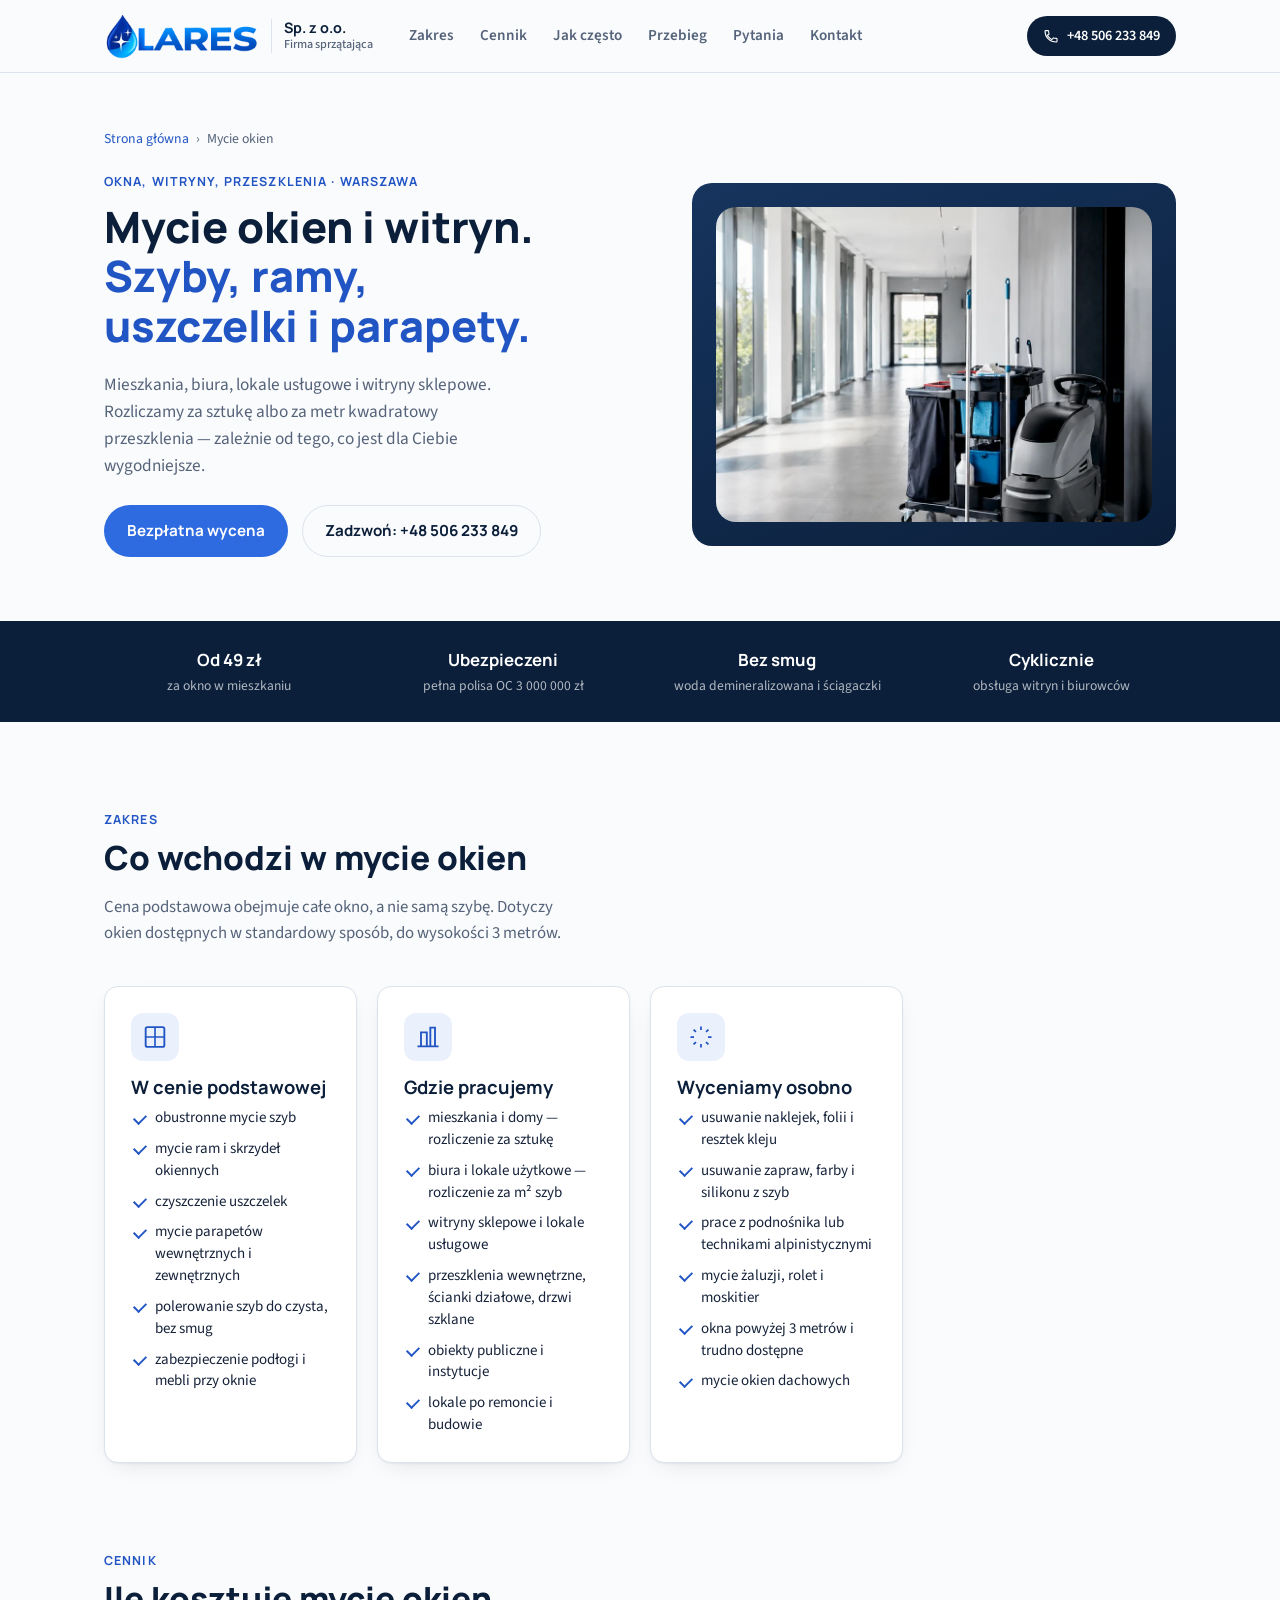
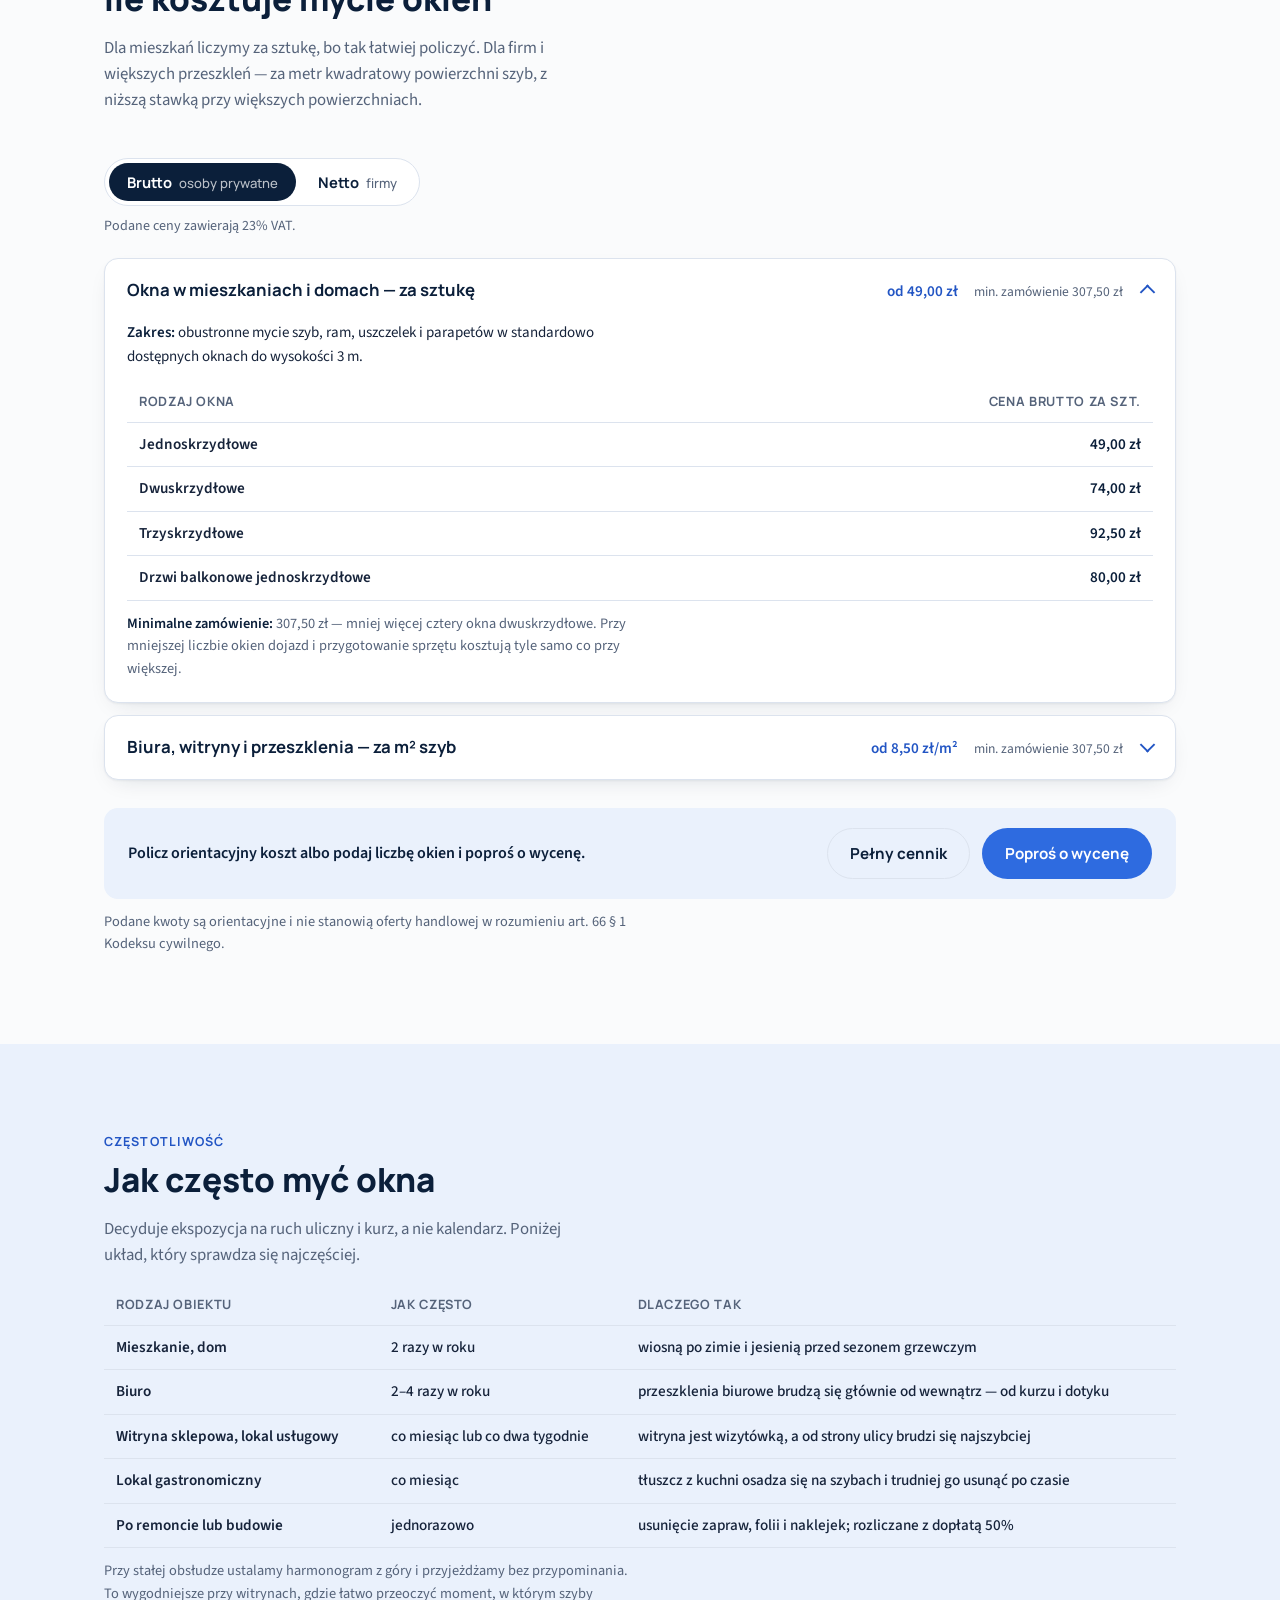
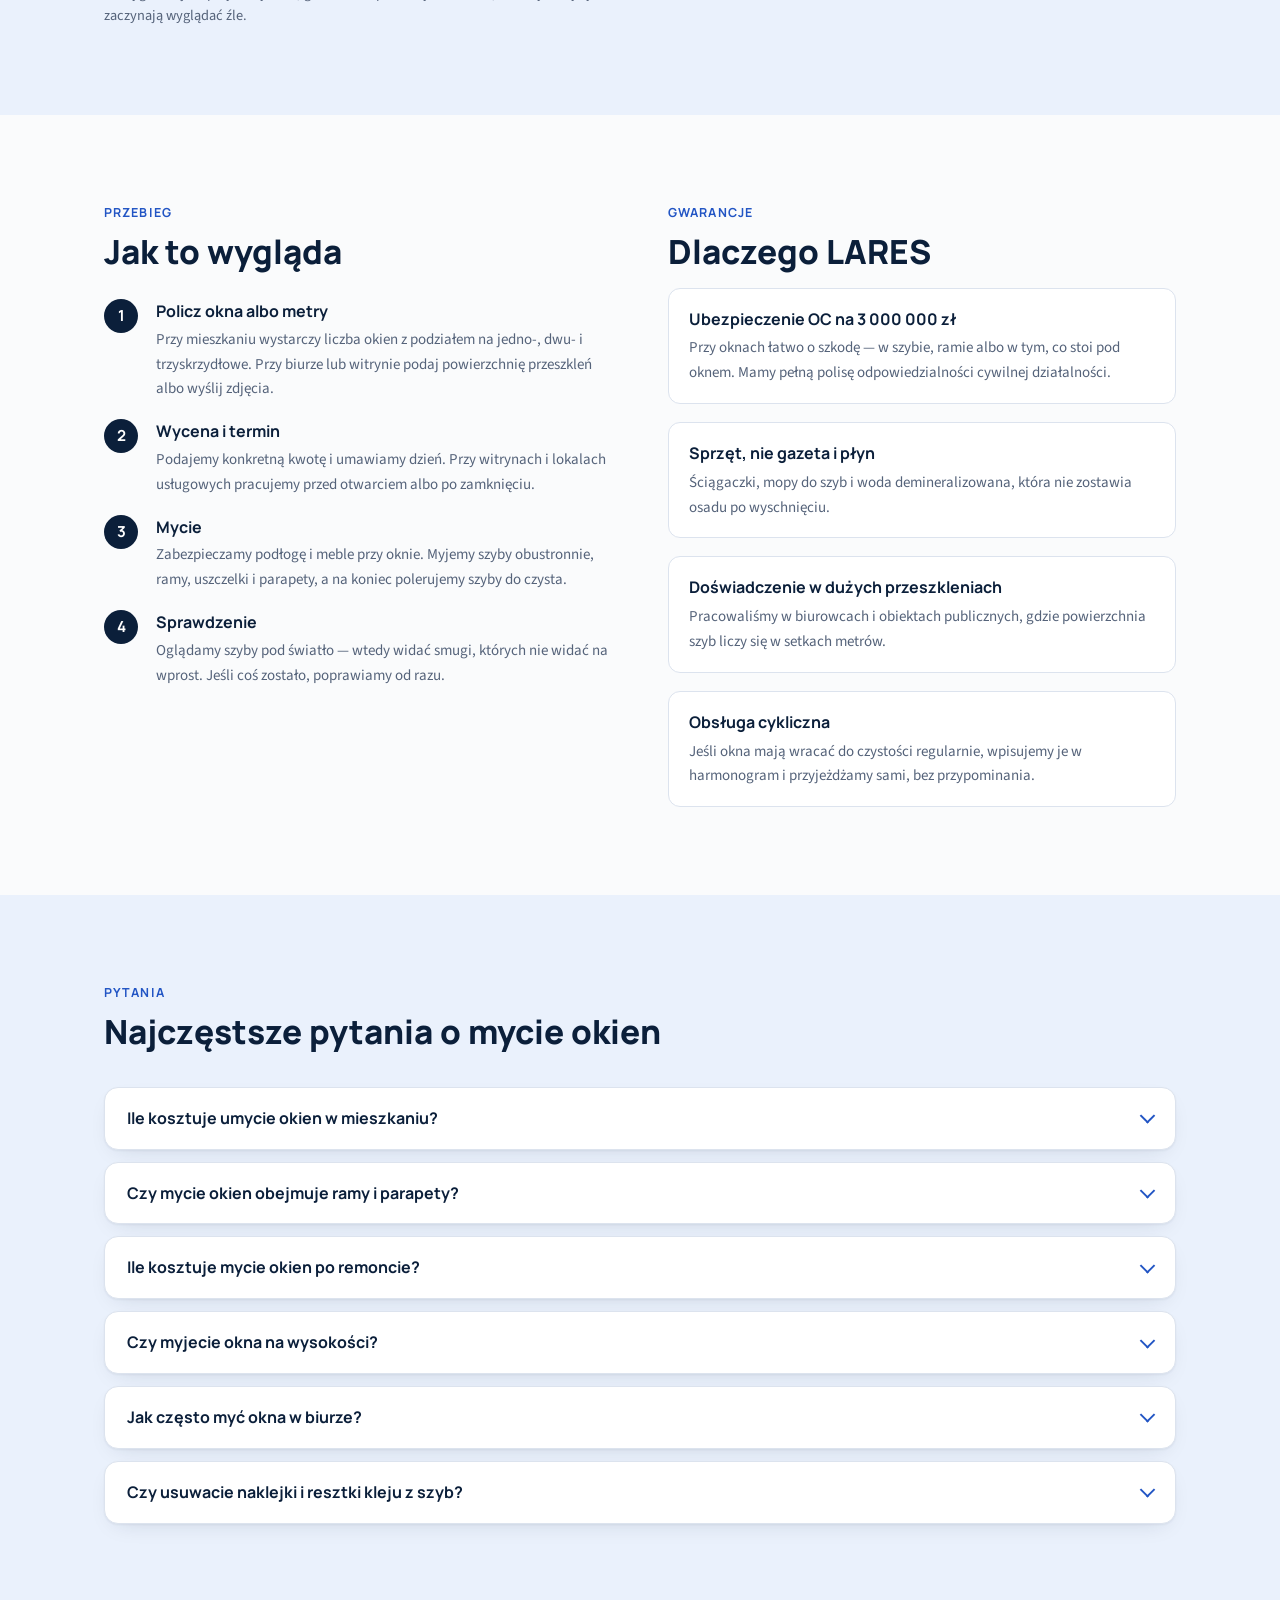
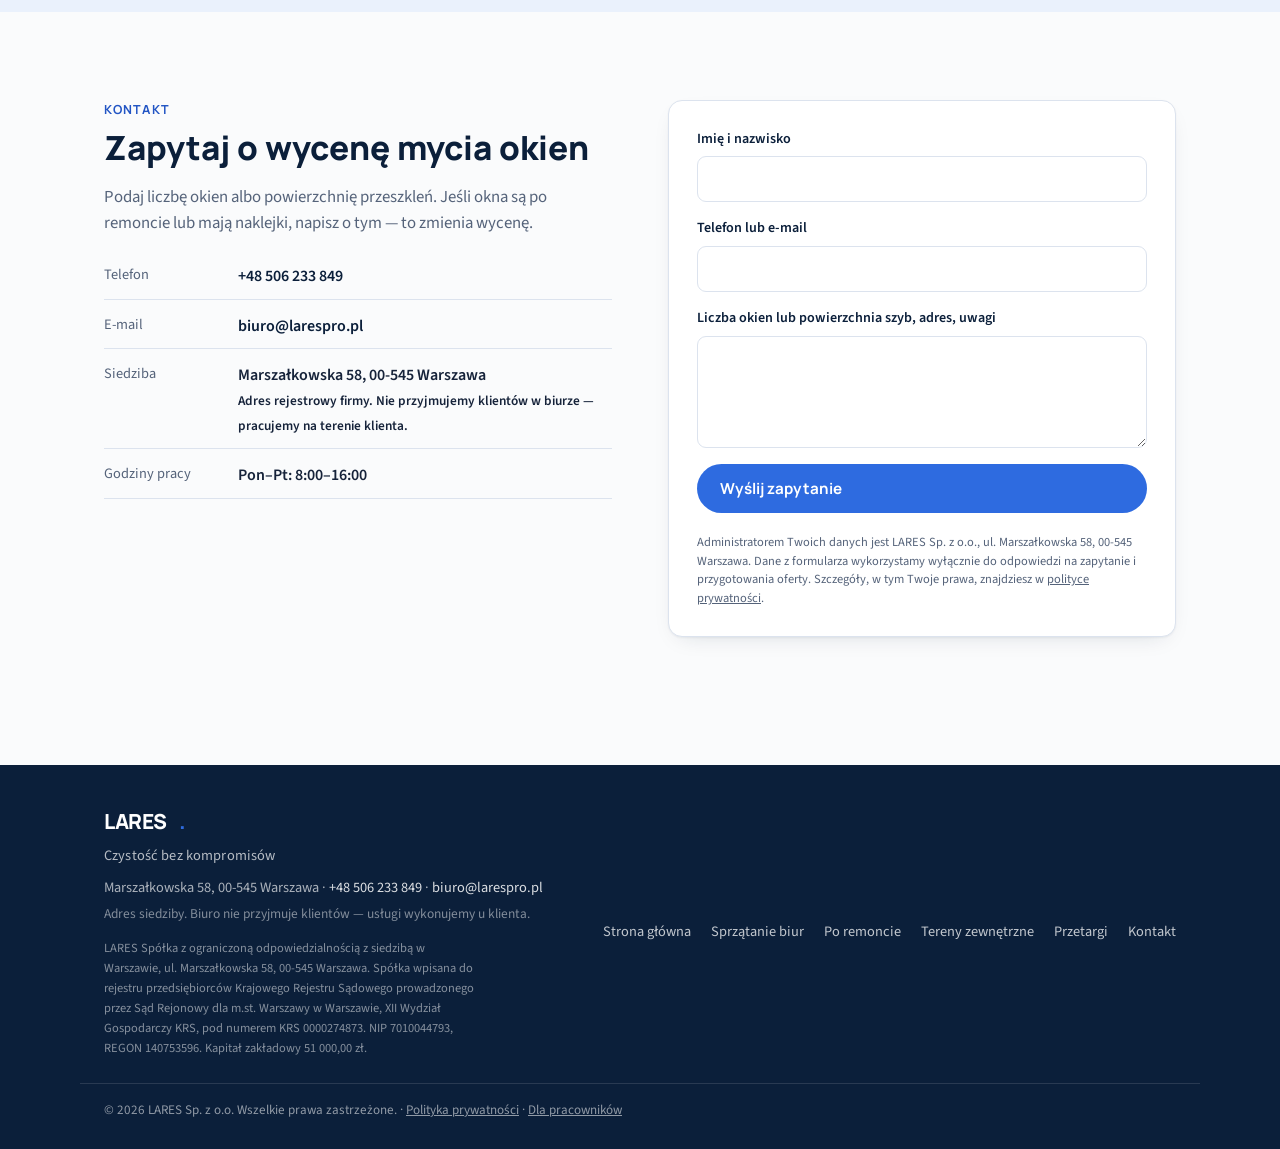
<file: mycie-okien.html>
<!DOCTYPE html>
<html lang="pl">
<head>
<meta charset="UTF-8">
<meta name="viewport" content="width=device-width, initial-scale=1.0">
<title>Mycie okien Warszawa — cennik za sztukę i m² | LARES</title>
<meta name="description" content="Mycie okien, witryn i przeszkleń w Warszawie. Cennik za m² dla firm i za sztukę dla mieszkań. Okna po remoncie. OC 3 000 000 zł.">
<link rel="canonical" href="https://larespro.pl/mycie-okien.html">
<link rel="icon" href="images/favicon.png" type="image/png">
<link rel="apple-touch-icon" href="images/apple-touch-icon.png">
<meta property="og:type" content="website">
<meta property="og:title" content="Mycie okien i witryn — Warszawa | LARES Sp. z o.o.">
<meta property="og:description" content="Mycie okien, witryn i przeszkleń w Warszawie. Cennik za m² i za sztukę, okna po remoncie, obsługa cykliczna.">
<meta property="og:url" content="https://larespro.pl/mycie-okien.html">
<meta property="og:locale" content="pl_PL">
<meta property="og:image" content="https://larespro.pl/images/og-cover.jpg">
<link rel="stylesheet" href="fonts.css">
<link rel="stylesheet" href="style.css">
<script type="application/ld+json">
{
  "@context": "https://schema.org",
  "@graph": [
    {
      "@type": "BreadcrumbList",
      "itemListElement": [
        { "@type": "ListItem", "position": 1, "name": "Strona główna", "item": "https://larespro.pl/" },
        { "@type": "ListItem", "position": 2, "name": "Mycie okien", "item": "https://larespro.pl/mycie-okien.html" }
      ]
    },
    {
      "@type": "Service",
      "name": "Mycie okien, witryn i przeszkleń",
      "serviceType": "Mycie okien i powierzchni szklanych",
      "description": "Obustronne mycie okien, witryn i przeszkleń w mieszkaniach, biurach i lokalach użytkowych w Warszawie i województwie mazowieckim.",
      "provider": {
        "@type": "LocalBusiness",
        "name": "LARES Sp. z o.o.",
        "legalName": "LARES Spółka z ograniczoną odpowiedzialnością",
        "telephone": "+48506233849",
        "email": "biuro@larespro.pl",
        "vatID": "PL7010044793",
        "url": "https://larespro.pl/",
        "address": {
          "@type": "PostalAddress",
          "streetAddress": "Marszałkowska 58",
          "postalCode": "00-545",
          "addressLocality": "Warszawa",
          "addressCountry": "PL"
        }
      },
      "areaServed": { "@type": "AdministrativeArea", "name": "Warszawa i województwo mazowieckie" }
    },
    {
      "@type": "FAQPage",
      "mainEntity": [
        {
          "@type": "Question",
          "name": "Ile kosztuje umycie okien w mieszkaniu?",
          "acceptedAnswer": { "@type": "Answer", "text": "Okno jednoskrzydłowe to 49 zł brutto, dwuskrzydłowe 74 zł brutto, trzyskrzydłowe 92,50 zł brutto, a drzwi balkonowe jednoskrzydłowe 80 zł brutto. Minimalne zamówienie wynosi 307,50 zł brutto, czyli mniej więcej cztery okna dwuskrzydłowe." }
        },
        {
          "@type": "Question",
          "name": "Czy mycie okien obejmuje ramy i parapety?",
          "acceptedAnswer": { "@type": "Answer", "text": "Tak. W cenie jest obustronne mycie szyb oraz mycie ram, uszczelek i parapetów. Dotyczy to okien dostępnych w standardowy sposób, do wysokości 3 metrów." }
        },
        {
          "@type": "Question",
          "name": "Ile kosztuje mycie okien po remoncie?",
          "acceptedAnswer": { "@type": "Answer", "text": "Mycie okien po budowie i remoncie, gdy na szybach są typowe ślady prac budowlanych, rozliczamy z dopłatą 50% do ceny podstawowej. Zaprawy, folie ochronne i naklejki wymagają usuwania ręcznego, co zajmuje znacznie więcej czasu." }
        },
        {
          "@type": "Question",
          "name": "Czy myjecie okna na wysokości?",
          "acceptedAnswer": { "@type": "Answer", "text": "Standardowa cena dotyczy okien dostępnych do wysokości 3 metrów. Prace z podnośnika oraz techniki alpinistyczne wyceniamy indywidualnie, po ustaleniu dostępu, wysokości i wymaganych zabezpieczeń." }
        },
        {
          "@type": "Question",
          "name": "Jak często myć okna w biurze?",
          "acceptedAnswer": { "@type": "Answer", "text": "W typowym biurze dwa do czterech razy w roku. Przy witrynach od strony ruchliwej ulicy oraz w lokalach usługowych częściej, nawet co miesiąc. Mycie okien można włączyć do umowy na stałe sprzątanie jako pracę okresową." }
        },
        {
          "@type": "Question",
          "name": "Czy usuwacie naklejki i resztki kleju z szyb?",
          "acceptedAnswer": { "@type": "Answer", "text": "Tak, ale wyceniamy to osobno. Usuwanie naklejek, folii, resztek kleju, silikonu czy farby wymaga pracy ręcznej i specjalistycznych środków, więc czas pracy jest trudny do oszacowania bez obejrzenia szyb." }
        }
      ]
    }
  ]
}
</script>
</head>
<body>

<a class="skip-link" href="#glowna-tresc">Przejdź do treści</a>

<!-- ============================== NAGŁÓWEK ============================== -->
<header class="site-header">
  <div class="wrap header-row">
    <a href="./" class="logo" aria-label="LARES Sp. z o.o. — firma sprzątająca, strona główna"><img src="images/logo.webp" alt="LARES – sprzątanie biur i obiektów" width="444" height="132" style="height:46px;width:auto;display:block;"><span class="logo-text" aria-hidden="true"><strong>Sp. z o.o.</strong><span>Firma sprzątająca</span></span></a>
    <nav class="main-nav" id="main-nav" aria-label="Nawigacja główna">
      <a href="#zakres">Zakres</a>
      <a href="#ceny">Cennik</a>
      <a href="#kiedy">Jak często</a>
      <a href="#przebieg">Przebieg</a>
      <a href="#pytania">Pytania</a>
      <a href="#kontakt">Kontakt</a>
    </nav>
    <a class="phone-pill" href="tel:+48506233849" aria-label="Zadzwoń: +48 506 233 849">
      <svg width="16" height="16" viewBox="0 0 24 24" fill="none" aria-hidden="true"><path d="M6.6 10.8c1.4 2.8 3.8 5.1 6.6 6.6l2.2-2.2c.3-.3.7-.4 1-.2 1.1.4 2.3.6 3.6.6.6 0 1 .4 1 1V20c0 .6-.4 1-1 1C10.3 21 3 13.7 3 4.9c0-.6.4-1 1-1h3.4c.6 0 1 .4 1 1 0 1.3.2 2.5.6 3.6.1.4 0 .8-.2 1L6.6 10.8z" stroke="currentColor" stroke-width="1.6"/></svg>
      <span class="phone-pill-num">+48 506 233 849</span><span class="phone-pill-short">Zadzwoń</span>
    </a>
    <button type="button" class="nav-toggle" aria-expanded="false" aria-controls="main-nav" aria-label="Otwórz menu">
      <span></span><span></span><span></span>
    </button>
  </div>
</header>

<main id="glowna-tresc">

  <!-- ============================== HERO ============================== -->
  <section class="hero">
    <div class="wrap">
      <nav class="breadcrumb" aria-label="Ścieżka nawigacji">
        <a href="./">Strona główna</a> <span aria-hidden="true">›</span> <span>Mycie okien</span>
      </nav>
    </div>
    <div class="wrap hero-grid">
      <div class="hero-copy">
        <p class="eyebrow">Okna, witryny, przeszklenia · Warszawa</p>
        <h1>Mycie okien i&nbsp;witryn. <span class="h1-accent">Szyby, ramy, uszczelki i&nbsp;parapety.</span></h1>
        <p class="hero-lead">Mieszkania, biura, lokale usługowe i witryny sklepowe. Rozliczamy za sztukę albo za metr kwadratowy przeszklenia — zależnie od tego, co jest dla Ciebie wygodniejsze.</p>
        <div class="hero-actions">
          <a href="#kontakt" class="btn btn-primary">Bezpłatna wycena</a>
          <a href="tel:+48506233849" class="btn btn-ghost">Zadzwoń: +48 506 233 849</a>
        </div>
      </div>
      <div class="hero-media">
        <img src="images/lares-sprzet.webp" alt="Sprzęt LARES przygotowany do mycia przeszkleń" width="900" height="1272" fetchpriority="high" style="width:100%;height:100%;object-fit:cover;object-position:center 60%;border-radius:20px;">
      </div>
    </div>

    <div class="trust-bar">
      <div class="wrap trust-row">
        <div class="trust-item"><strong>Od 49 zł</strong><span>za okno w mieszkaniu</span></div>
        <div class="trust-item"><strong>Ubezpieczeni</strong><span>pełna polisa OC 3 000 000 zł</span></div>
        <div class="trust-item"><strong>Bez smug</strong><span>woda demineralizowana i ściągaczki</span></div>
        <div class="trust-item"><strong>Cyklicznie</strong><span>obsługa witryn i biurowców</span></div>
      </div>
    </div>
  </section>

  <!-- ============================== ZAKRES ============================== -->
  <section id="zakres" class="section">
    <div class="wrap">
      <p class="section-eyebrow">Zakres</p>
      <h2>Co wchodzi w mycie okien</h2>
      <p class="section-lead">Cena podstawowa obejmuje całe okno, a nie samą szybę. Dotyczy okien dostępnych w standardowy sposób, do wysokości 3 metrów.</p>

      <div class="offer-grid">

        <article class="offer-card">
          <div class="offer-icon" aria-hidden="true">
            <svg width="28" height="28" viewBox="0 0 24 24" fill="none"><rect x="4" y="3.5" width="16" height="17" rx="1.5" stroke="currentColor" stroke-width="1.6"/><path d="M12 3.5v17M4 12h16" stroke="currentColor" stroke-width="1.4"/></svg>
          </div>
          <h3>W cenie podstawowej</h3>
          <ul class="check-list">
            <li>obustronne mycie szyb</li>
            <li>mycie ram i skrzydeł okiennych</li>
            <li>czyszczenie uszczelek</li>
            <li>mycie parapetów wewnętrznych i zewnętrznych</li>
            <li>polerowanie szyb do czysta, bez smug</li>
            <li>zabezpieczenie podłogi i mebli przy oknie</li>
          </ul>
        </article>

        <article class="offer-card">
          <div class="offer-icon" aria-hidden="true">
            <svg width="28" height="28" viewBox="0 0 24 24" fill="none"><path d="M3 20h18M6 20V8h5v12M14 20V4h4v16" stroke="currentColor" stroke-width="1.6"/></svg>
          </div>
          <h3>Gdzie pracujemy</h3>
          <ul class="check-list">
            <li>mieszkania i domy — rozliczenie za sztukę</li>
            <li>biura i lokale użytkowe — rozliczenie za m² szyb</li>
            <li>witryny sklepowe i lokale usługowe</li>
            <li>przeszklenia wewnętrzne, ścianki działowe, drzwi szklane</li>
            <li>obiekty publiczne i instytucje</li>
            <li>lokale po remoncie i budowie</li>
          </ul>
        </article>

        <article class="offer-card">
          <div class="offer-icon" aria-hidden="true">
            <svg width="28" height="28" viewBox="0 0 24 24" fill="none"><path d="M12 3v3m0 12v3M3 12h3m12 0h3M5.6 5.6l2.1 2.1m8.6 8.6l2.1 2.1M18.4 5.6l-2.1 2.1M7.7 16.3l-2.1 2.1" stroke="currentColor" stroke-width="1.5"/></svg>
          </div>
          <h3>Wyceniamy osobno</h3>
          <ul class="check-list">
            <li>usuwanie naklejek, folii i resztek kleju</li>
            <li>usuwanie zapraw, farby i silikonu z szyb</li>
            <li>prace z podnośnika lub technikami alpinistycznymi</li>
            <li>mycie żaluzji, rolet i moskitier</li>
            <li>okna powyżej 3 metrów i trudno dostępne</li>
            <li>mycie okien dachowych</li>
          </ul>
        </article>

      </div>
    </div>
  </section>

  <!-- ============================== CENY ============================== -->
  <section id="ceny" class="section section-cennik">
    <div class="wrap">
      <p class="section-eyebrow">Cennik</p>
      <h2>Ile kosztuje mycie okien</h2>
      <p class="section-lead">Dla mieszkań liczymy za sztukę, bo tak łatwiej policzyć. Dla firm i większych przeszkleń — za metr kwadratowy powierzchni szyb, z niższą stawką przy większych powierzchniach.</p>

      <div class="vat-switch" role="group" aria-label="Pokaż ceny brutto lub netto">
        <button type="button" class="vat-btn is-active" data-vat="brutto" aria-pressed="true">Brutto <span>osoby prywatne</span></button>
        <button type="button" class="vat-btn" data-vat="netto" aria-pressed="false">Netto <span>firmy</span></button>
      </div>
      <p class="vat-info" id="vat-info">Podane ceny zawierają 23% VAT.</p>

      <div class="price-list">

        <details class="price-item" open>
          <summary>
            <span class="price-item-title">Okna w mieszkaniach i domach — za sztukę</span>
            <span class="price-item-meta"><span class="price-item-from">od <span class="js-price" data-netto="40,00 zł" data-brutto="49,00 zł">49,00 zł</span></span><span class="price-item-min">min. zamówienie <span class="js-price" data-netto="250 zł" data-brutto="307,50 zł">307,50 zł</span></span></span>
          </summary>
          <div class="price-item-body">
            <p class="price-scope"><strong>Zakres:</strong> obustronne mycie szyb, ram, uszczelek i parapetów w standardowo dostępnych oknach do wysokości 3 m.</p>
            <div class="price-table-wrap">
              <table class="price-table">
                <caption class="visually-hidden">Mycie okien w mieszkaniach — cena za sztukę</caption>
                <thead><tr><th scope="col">Rodzaj okna</th><th scope="col">Cena <span class="js-vat-word">brutto</span> za szt.</th></tr></thead>
                <tbody>
                  <tr><th scope="row">Jednoskrzydłowe</th><td><span class="js-price" data-netto="40,00 zł" data-brutto="49,00 zł">49,00 zł</span></td></tr>
                  <tr><th scope="row">Dwuskrzydłowe</th><td><span class="js-price" data-netto="60,00 zł" data-brutto="74,00 zł">74,00 zł</span></td></tr>
                  <tr><th scope="row">Trzyskrzydłowe</th><td><span class="js-price" data-netto="75,00 zł" data-brutto="92,50 zł">92,50 zł</span></td></tr>
                  <tr><th scope="row">Drzwi balkonowe jednoskrzydłowe</th><td><span class="js-price" data-netto="65,00 zł" data-brutto="80,00 zł">80,00 zł</span></td></tr>
                </tbody>
              </table>
            </div>
            <p class="price-note"><strong>Minimalne zamówienie:</strong> <span class="js-price" data-netto="250 zł" data-brutto="307,50 zł">307,50 zł</span> — mniej więcej cztery okna dwuskrzydłowe. Przy mniejszej liczbie okien dojazd i przygotowanie sprzętu kosztują tyle samo co przy większej.</p>
          </div>
        </details>

        <details class="price-item">
          <summary>
            <span class="price-item-title">Biura, witryny i przeszklenia — za m² szyb</span>
            <span class="price-item-meta"><span class="price-item-from">od <span class="js-price" data-netto="7,00 zł/m²" data-brutto="8,50 zł/m²">8,50 zł/m²</span></span><span class="price-item-min">min. zamówienie <span class="js-price" data-netto="250 zł" data-brutto="307,50 zł">307,50 zł</span></span></span>
          </summary>
          <div class="price-item-body">
            <p class="price-scope"><strong>Zakres:</strong> obustronne mycie szyb, ram, uszczelek i parapetów. Powierzchnię liczymy jako sumę powierzchni przeszkleń, licząc każdą stronę raz.</p>
            <div class="price-table-wrap">
              <table class="price-table">
                <caption class="visually-hidden">Mycie okien i przeszkleń — cena za metr kwadratowy</caption>
                <thead><tr><th scope="col">Powierzchnia szyb</th><th scope="col">Cena <span class="js-vat-word">brutto</span> za m²</th></tr></thead>
                <tbody>
                  <tr><th scope="row">Do 20 m²</th><td><span class="js-price" data-netto="15,00 zł" data-brutto="18,50 zł">18,50 zł</span></td></tr>
                  <tr><th scope="row">21–50 m²</th><td><span class="js-price" data-netto="12,00 zł" data-brutto="15,00 zł">15,00 zł</span></td></tr>
                  <tr><th scope="row">51–150 m²</th><td><span class="js-price" data-netto="10,00 zł" data-brutto="12,50 zł">12,50 zł</span></td></tr>
                  <tr><th scope="row">151–500 m²</th><td><span class="js-price" data-netto="8,50 zł" data-brutto="10,50 zł">10,50 zł</span></td></tr>
                  <tr><th scope="row">Powyżej 500 m²</th><td><span class="js-price" data-netto="7,00 zł" data-brutto="8,50 zł">8,50 zł</span></td></tr>
                </tbody>
              </table>
            </div>
            <p class="price-note"><strong>Mycie okien po budowie i remoncie</strong> (typowe ślady prac budowlanych): dopłata 50%. Prace z podnośnika lub technikami alpinistycznymi wyceniamy osobno.</p>
            <p class="price-note">Mycie okien możemy włączyć do umowy na <a href="sprzatanie-biur.html">stałe sprzątanie biura</a> jako pracę okresową — wtedy wraca w ustalonym cyklu i nie trzeba o nim pamiętać.</p>
          </div>
        </details>

      </div>

      <div class="price-cta">
        <p>Policz orientacyjny koszt albo podaj liczbę okien i poproś o wycenę.</p>
        <span class="price-cta-actions">
          <a href="./#cennik" class="btn btn-ghost">Pełny cennik</a>
          <a href="#kontakt" class="btn btn-primary">Poproś o wycenę</a>
        </span>
      </div>
      <p class="price-note">Podane kwoty są orientacyjne i nie stanowią oferty handlowej w rozumieniu art. 66 § 1 Kodeksu cywilnego.</p>
    </div>
  </section>

  <!-- ============================== KIEDY ============================== -->
  <section id="kiedy" class="section section-tint">
    <div class="wrap">
      <p class="section-eyebrow">Częstotliwość</p>
      <h2>Jak często myć okna</h2>
      <p class="section-lead">Decyduje ekspozycja na ruch uliczny i kurz, a nie kalendarz. Poniżej układ, który sprawdza się najczęściej.</p>

      <div class="price-table-wrap">
        <table class="price-table price-table-text">
          <caption class="visually-hidden">Zalecana częstotliwość mycia okien</caption>
          <thead><tr><th scope="col">Rodzaj obiektu</th><th scope="col">Jak często</th><th scope="col">Dlaczego tak</th></tr></thead>
          <tbody>
            <tr><th scope="row">Mieszkanie, dom</th><td class="td-text">2 razy w roku</td><td class="td-text">wiosną po zimie i jesienią przed sezonem grzewczym</td></tr>
            <tr><th scope="row">Biuro</th><td class="td-text">2–4 razy w roku</td><td class="td-text">przeszklenia biurowe brudzą się głównie od wewnątrz — od kurzu i dotyku</td></tr>
            <tr><th scope="row">Witryna sklepowa, lokal usługowy</th><td class="td-text">co miesiąc lub co dwa tygodnie</td><td class="td-text">witryna jest wizytówką, a od strony ulicy brudzi się najszybciej</td></tr>
            <tr><th scope="row">Lokal gastronomiczny</th><td class="td-text">co miesiąc</td><td class="td-text">tłuszcz z kuchni osadza się na szybach i trudniej go usunąć po czasie</td></tr>
            <tr><th scope="row">Po remoncie lub budowie</th><td class="td-text">jednorazowo</td><td class="td-text">usunięcie zapraw, folii i naklejek; rozliczane z dopłatą 50%</td></tr>
          </tbody>
        </table>
      </div>

      <p class="price-note">Przy stałej obsłudze ustalamy harmonogram z góry i przyjeżdżamy bez przypominania. To wygodniejsze przy witrynach, gdzie łatwo przeoczyć moment, w którym szyby zaczynają wyglądać źle.</p>
    </div>
  </section>

  <!-- ============================== PRZEBIEG ============================== -->
  <section id="przebieg" class="section">
    <div class="wrap gwarancje-grid">
      <div>
        <p class="section-eyebrow">Przebieg</p>
        <h2>Jak to wygląda</h2>
        <ol class="step-list">
          <li><strong>Policz okna albo metry</strong><span>Przy mieszkaniu wystarczy liczba okien z podziałem na jedno-, dwu- i trzyskrzydłowe. Przy biurze lub witrynie podaj powierzchnię przeszkleń albo wyślij zdjęcia.</span></li>
          <li><strong>Wycena i termin</strong><span>Podajemy konkretną kwotę i umawiamy dzień. Przy witrynach i lokalach usługowych pracujemy przed otwarciem albo po zamknięciu.</span></li>
          <li><strong>Mycie</strong><span>Zabezpieczamy podłogę i meble przy oknie. Myjemy szyby obustronnie, ramy, uszczelki i parapety, a na koniec polerujemy szyby do czysta.</span></li>
          <li><strong>Sprawdzenie</strong><span>Oglądamy szyby pod światło — wtedy widać smugi, których nie widać na wprost. Jeśli coś zostało, poprawiamy od razu.</span></li>
        </ol>
      </div>
      <div>
        <p class="section-eyebrow">Gwarancje</p>
        <h2>Dlaczego LARES</h2>
        <ul class="guarantee-list">
          <li><strong>Ubezpieczenie OC na 3 000 000 zł</strong><span>Przy oknach łatwo o szkodę — w szybie, ramie albo w tym, co stoi pod oknem. Mamy pełną polisę odpowiedzialności cywilnej działalności.</span></li>
          <li><strong>Sprzęt, nie gazeta i płyn</strong><span>Ściągaczki, mopy do szyb i woda demineralizowana, która nie zostawia osadu po wyschnięciu.</span></li>
          <li><strong>Doświadczenie w dużych przeszkleniach</strong><span>Pracowaliśmy w biurowcach i obiektach publicznych, gdzie powierzchnia szyb liczy się w setkach metrów.</span></li>
          <li><strong>Obsługa cykliczna</strong><span>Jeśli okna mają wracać do czystości regularnie, wpisujemy je w harmonogram i przyjeżdżamy sami, bez przypominania.</span></li>
        </ul>
      </div>
    </div>
  </section>

  <!-- ============================== PYTANIA ============================== -->
  <section id="pytania" class="section section-tint">
    <div class="wrap">
      <p class="section-eyebrow">Pytania</p>
      <h2>Najczęstsze pytania o mycie okien</h2>

      <div class="price-list faq-list">

        <details class="price-item">
          <summary><span class="price-item-title">Ile kosztuje umycie okien w mieszkaniu?</span></summary>
          <div class="price-item-body">
            <p class="price-scope">Okno jednoskrzydłowe to 49 zł brutto, dwuskrzydłowe 74 zł brutto, trzyskrzydłowe 92,50 zł brutto, a drzwi balkonowe jednoskrzydłowe 80 zł brutto. Minimalne zamówienie wynosi 307,50 zł brutto, czyli mniej więcej cztery okna dwuskrzydłowe.</p>
          </div>
        </details>

        <details class="price-item">
          <summary><span class="price-item-title">Czy mycie okien obejmuje ramy i parapety?</span></summary>
          <div class="price-item-body">
            <p class="price-scope">Tak. W cenie jest obustronne mycie szyb oraz mycie ram, uszczelek i parapetów. Dotyczy to okien dostępnych w standardowy sposób, do wysokości 3 metrów.</p>
          </div>
        </details>

        <details class="price-item">
          <summary><span class="price-item-title">Ile kosztuje mycie okien po remoncie?</span></summary>
          <div class="price-item-body">
            <p class="price-scope">Mycie okien po budowie i remoncie, gdy na szybach są typowe ślady prac budowlanych, rozliczamy z dopłatą 50% do ceny podstawowej. Zaprawy, folie ochronne i naklejki wymagają usuwania ręcznego, co zajmuje znacznie więcej czasu. Zobacz też <a href="sprzatanie-po-remoncie.html">sprzątanie po remoncie i budowie</a>.</p>
          </div>
        </details>

        <details class="price-item">
          <summary><span class="price-item-title">Czy myjecie okna na wysokości?</span></summary>
          <div class="price-item-body">
            <p class="price-scope">Standardowa cena dotyczy okien dostępnych do wysokości 3 metrów. Prace z podnośnika oraz techniki alpinistyczne wyceniamy indywidualnie, po ustaleniu dostępu, wysokości i wymaganych zabezpieczeń.</p>
          </div>
        </details>

        <details class="price-item">
          <summary><span class="price-item-title">Jak często myć okna w biurze?</span></summary>
          <div class="price-item-body">
            <p class="price-scope">W typowym biurze dwa do czterech razy w roku. Przy witrynach od strony ruchliwej ulicy oraz w lokalach usługowych częściej, nawet co miesiąc. Mycie okien można włączyć do umowy na stałe sprzątanie jako pracę okresową.</p>
          </div>
        </details>

        <details class="price-item">
          <summary><span class="price-item-title">Czy usuwacie naklejki i resztki kleju z szyb?</span></summary>
          <div class="price-item-body">
            <p class="price-scope">Tak, ale wyceniamy to osobno. Usuwanie naklejek, folii, resztek kleju, silikonu czy farby wymaga pracy ręcznej i specjalistycznych środków, więc czas pracy jest trudny do oszacowania bez obejrzenia szyb.</p>
          </div>
        </details>

      </div>
    </div>
  </section>

  <!-- ============================== KONTAKT ============================== -->
  <section id="kontakt" class="section">
    <div class="wrap kontakt-grid">
      <div class="kontakt-info">
        <p class="section-eyebrow">Kontakt</p>
        <h2>Zapytaj o wycenę mycia okien</h2>
        <p class="section-lead">Podaj liczbę okien albo powierzchnię przeszkleń. Jeśli okna są po remoncie lub mają naklejki, napisz o tym — to zmienia wycenę.</p>
        <dl class="nap-list">
          <div><dt>Telefon</dt><dd><a href="tel:+48506233849">+48 506 233 849</a></dd></div>
          <div><dt>E-mail</dt><dd><a href="mailto:biuro@larespro.pl">biuro@larespro.pl</a></dd></div>
          <div><dt>Siedziba</dt><dd>Marszałkowska 58, 00-545 Warszawa<br><small>Adres rejestrowy firmy. Nie przyjmujemy klientów w biurze — pracujemy na terenie klienta.</small></dd></div>
          <div><dt>Godziny pracy</dt><dd>Pon–Pt: 8:00–16:00</dd></div>
        </dl>
      </div>

      <form class="contact-form" id="contact-form">
        <div class="calc-field">
          <label for="c-name">Imię i nazwisko</label>
          <input type="text" id="c-name" name="name" required>
        </div>
        <div class="calc-field">
          <label for="c-phone">Telefon lub e-mail</label>
          <input type="text" id="c-phone" name="contact" required>
        </div>
        <div class="calc-field">
          <label for="c-message">Liczba okien lub powierzchnia szyb, adres, uwagi</label>
          <textarea id="c-message" name="message" rows="4" required></textarea>
        </div>
        <button type="submit" class="btn btn-primary">Wyślij zapytanie</button>
        <p class="form-rodo">Administratorem Twoich danych jest LARES Sp. z o.o., ul. Marszałkowska 58, 00-545 Warszawa. Dane z formularza wykorzystamy wyłącznie do odpowiedzi na zapytanie i przygotowania oferty. Szczegóły, w tym Twoje prawa, znajdziesz w <a href="polityka-prywatnosci.html">polityce prywatności</a>.</p>
      </form>
    </div>
  </section>

</main>

<!-- ============================== STOPKA ============================== -->
<footer class="site-footer">
  <div class="wrap footer-grid">
    <div>
      <p class="logo logo-footer">LARES<span class="logo-dot">.</span></p>
      <p class="footer-claim">Czystość bez kompromisów</p>
      <p class="footer-nap">Marszałkowska 58, 00-545 Warszawa · <a href="tel:+48506233849">+48 506 233 849</a> · <a href="mailto:biuro@larespro.pl">biuro@larespro.pl</a><br><span class="footer-adres-info">Adres siedziby. Biuro nie przyjmuje klientów — usługi wykonujemy u klienta.</span></p>
      <p class="footer-legal">LARES Spółka z ograniczoną odpowiedzialnością z siedzibą w Warszawie, ul. Marszałkowska 58, 00-545 Warszawa. Spółka wpisana do rejestru przedsiębiorców Krajowego Rejestru Sądowego prowadzonego przez Sąd Rejonowy dla m.st. Warszawy w Warszawie, XII Wydział Gospodarczy KRS, pod numerem KRS 0000274873. NIP 7010044793, REGON 140753596. Kapitał zakładowy 51 000,00 zł.</p>
    </div>
    <nav class="footer-nav" aria-label="Nawigacja w stopce">
      <a href="./">Strona główna</a>
      <a href="sprzatanie-biur.html">Sprzątanie biur</a>
      <a href="sprzatanie-po-remoncie.html">Po remoncie</a>
      <a href="tereny-zewnetrzne.html">Tereny zewnętrzne</a>
      <a href="obiekty-publiczne-przetargi.html">Przetargi</a>
      <a href="#kontakt">Kontakt</a>
    </nav>
  </div>
  <div class="wrap footer-bottom">
    <p>© <span id="rok"></span> LARES Sp. z o.o. Wszelkie prawa zastrzeżone. · <a href="polityka-prywatnosci.html">Polityka prywatności</a> · <a href="https://przetargi.larespro.pl" rel="nofollow noopener noreferrer" target="_blank">Dla pracowników</a></p>
  </div>
</footer>

<script src="script.js" defer></script>
</body>
</html>
</file>
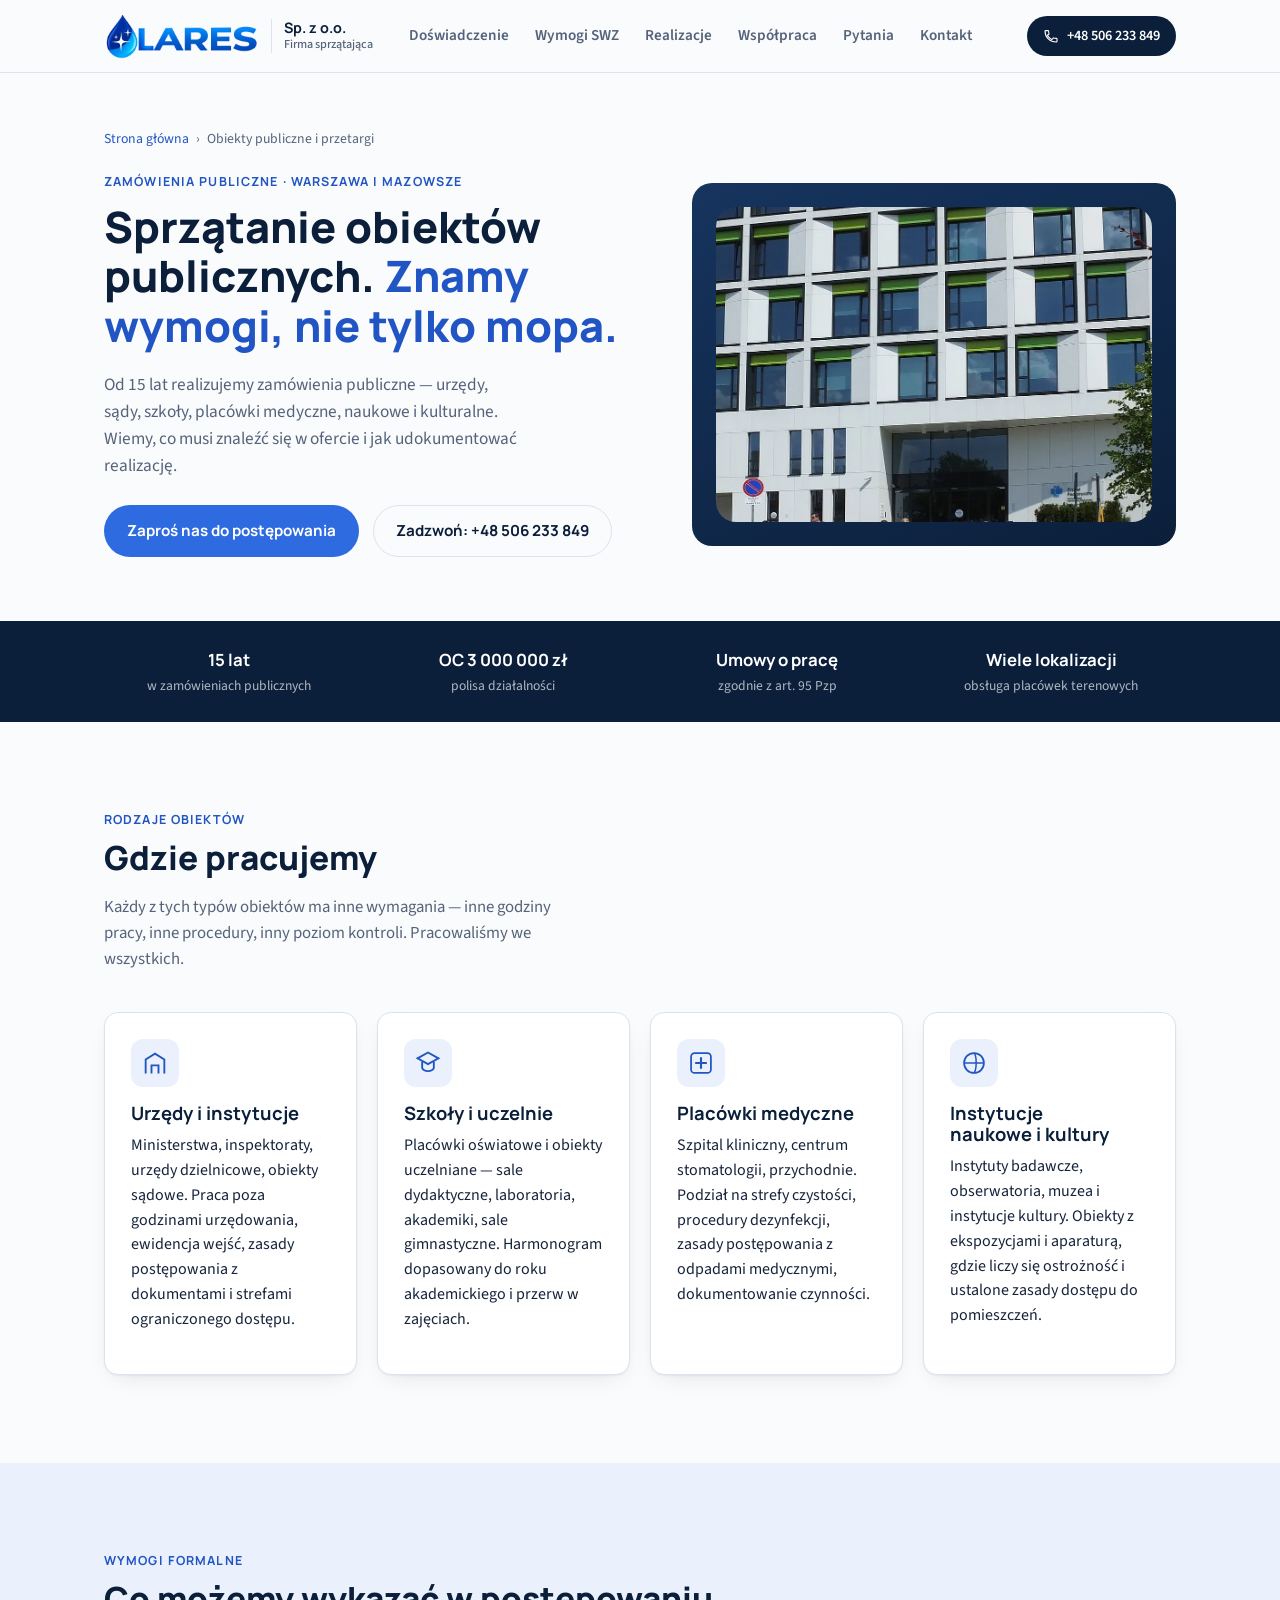
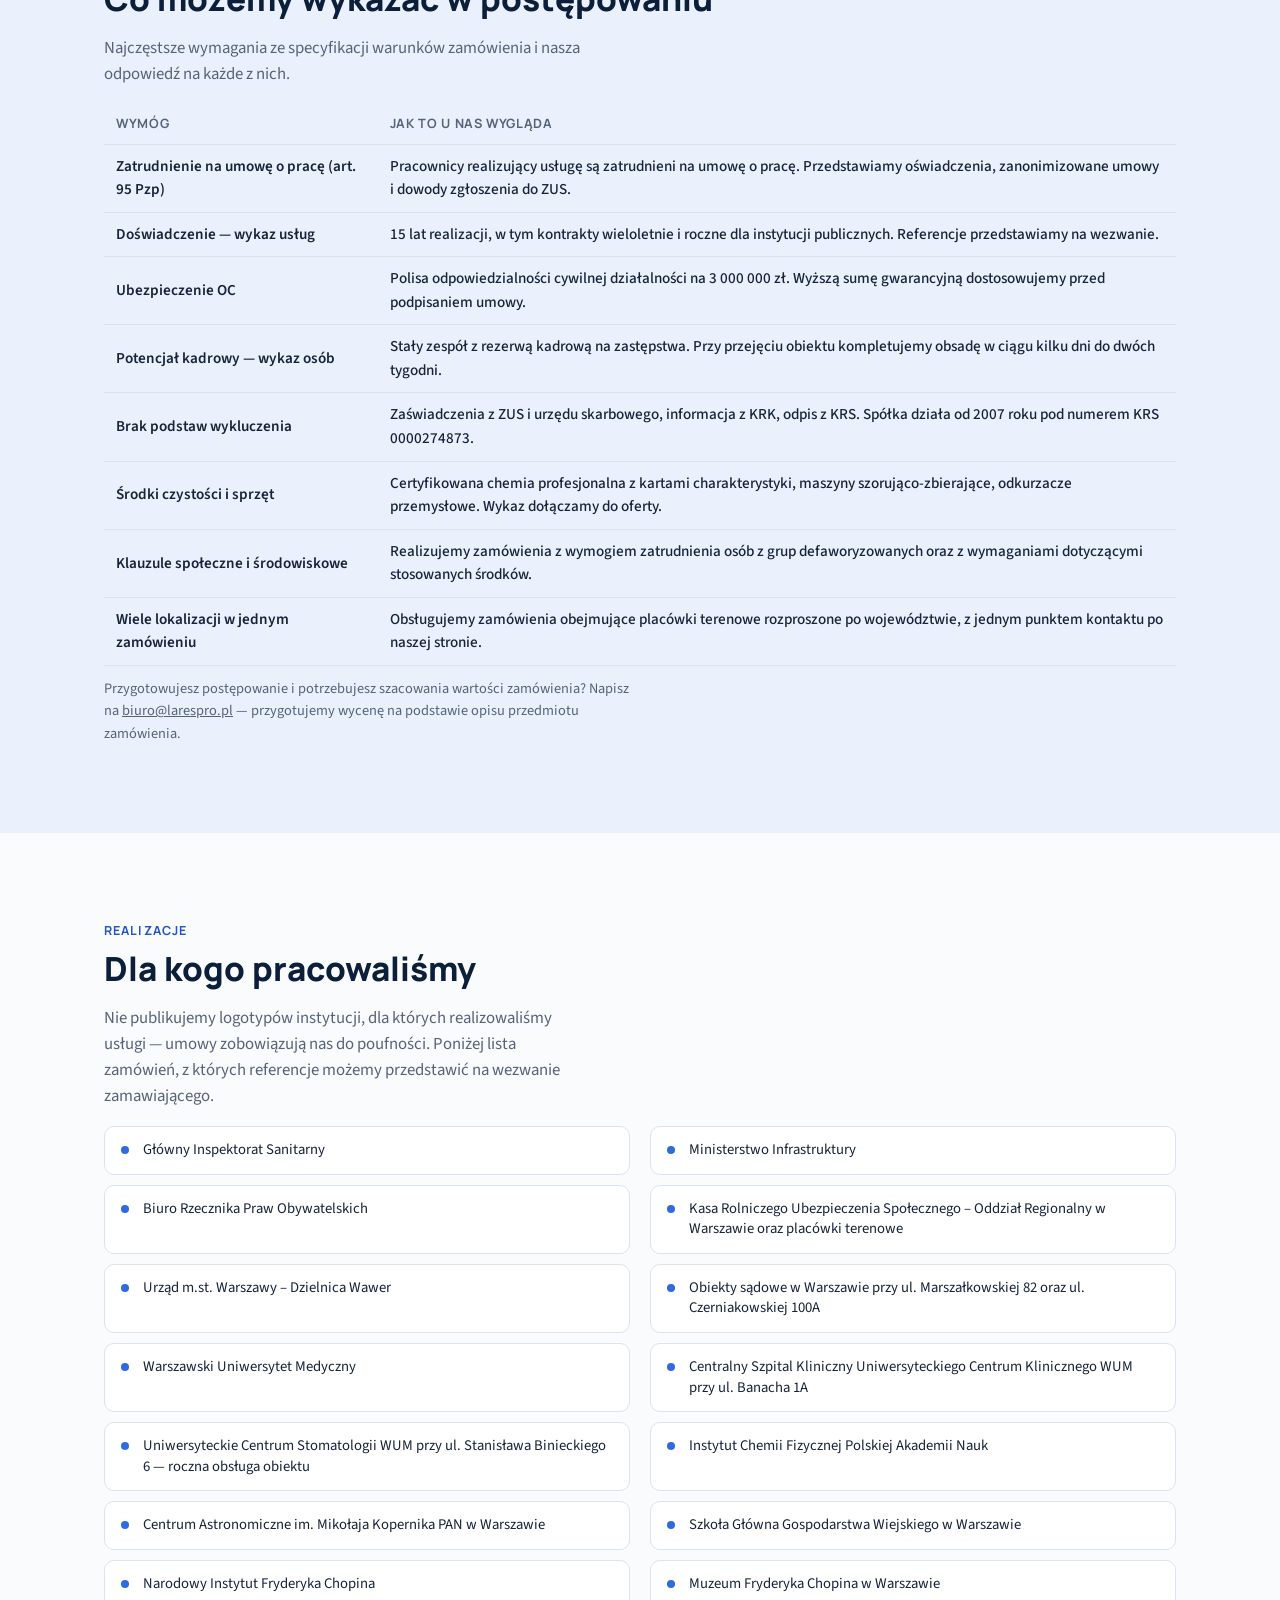
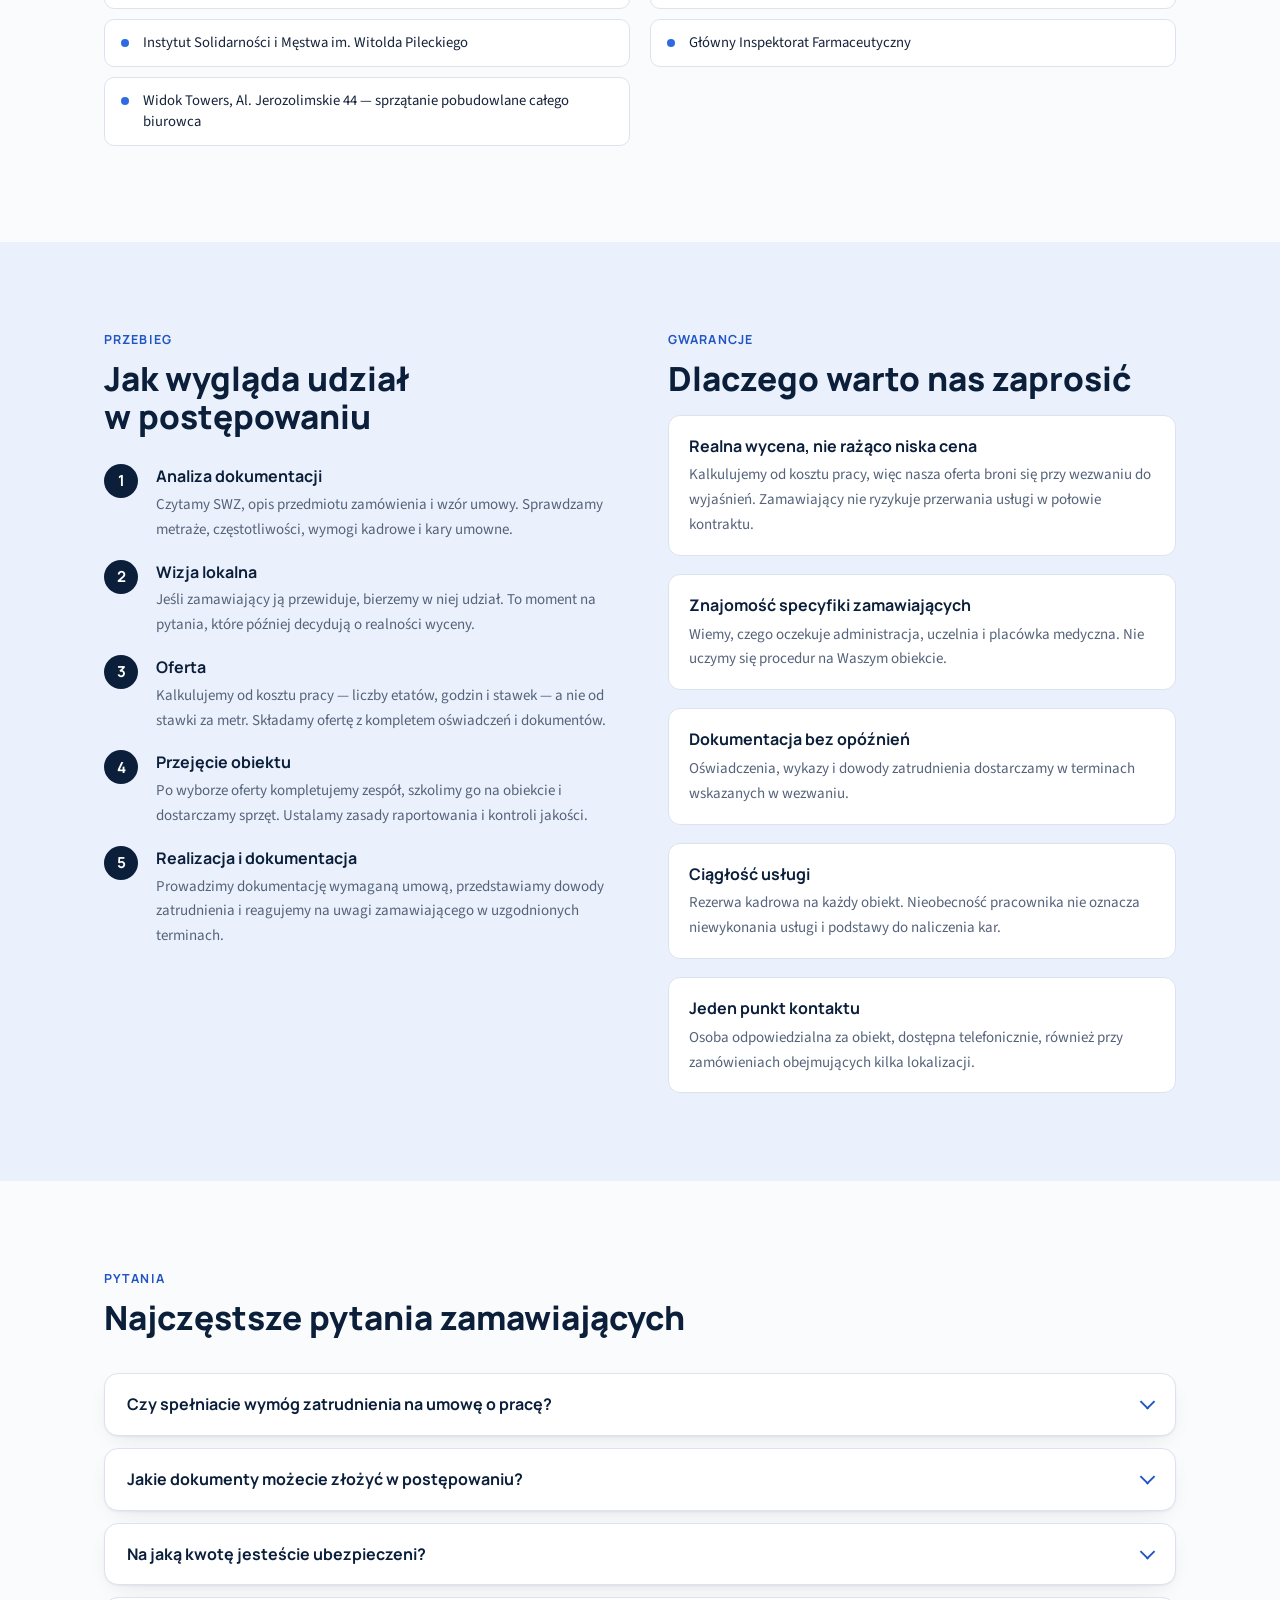
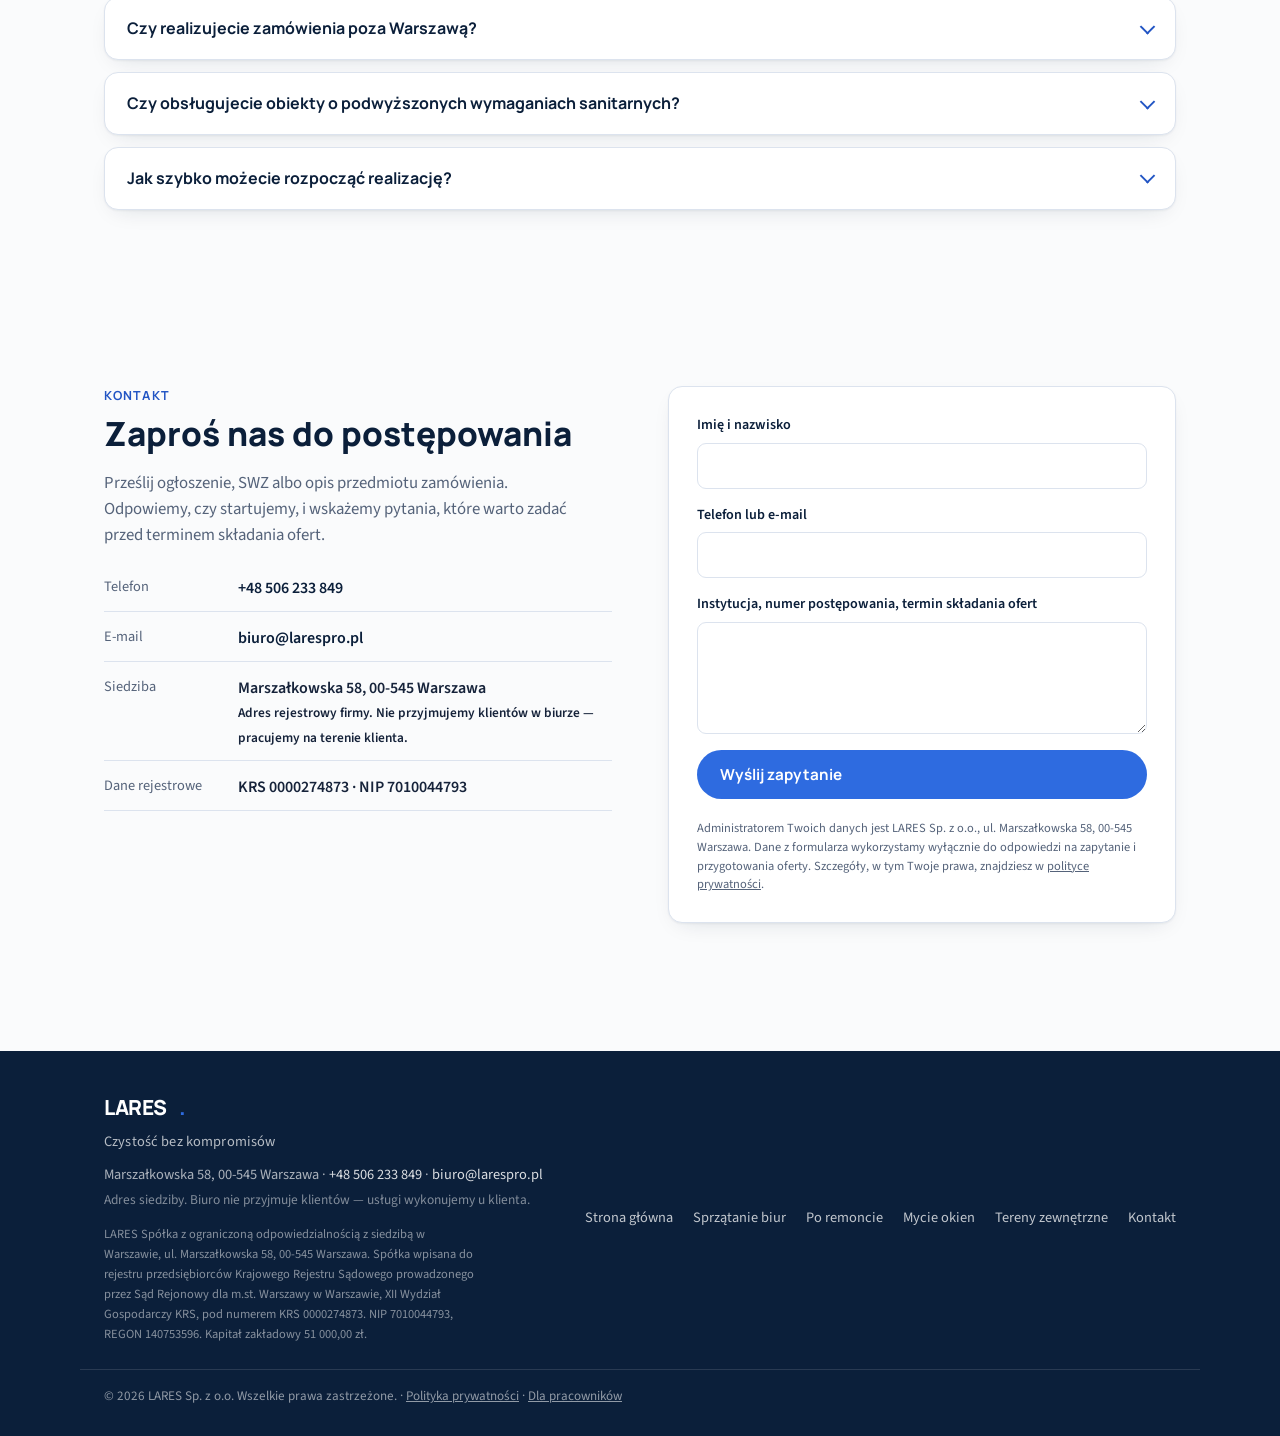
<file: obiekty-publiczne-przetargi.html>
<!DOCTYPE html>
<html lang="pl">
<head>
<meta charset="UTF-8">
<meta name="viewport" content="width=device-width, initial-scale=1.0">
<title>Sprzątanie obiektów publicznych — przetargi | LARES</title>
<meta name="description" content="Sprzątanie urzędów, szkół i placówek medycznych. 15 lat w zamówieniach publicznych: SWZ, umowy o pracę, klauzule społeczne. OC 3 000 000 zł.">
<link rel="canonical" href="https://larespro.pl/obiekty-publiczne-przetargi.html">
<link rel="icon" href="images/favicon.png" type="image/png">
<link rel="apple-touch-icon" href="images/apple-touch-icon.png">
<meta property="og:type" content="website">
<meta property="og:title" content="Sprzątanie obiektów publicznych i przetargi — LARES Sp. z o.o.">
<meta property="og:description" content="15 lat doświadczenia w zamówieniach publicznych. Urzędy, szkoły, placówki medyczne i naukowe w Warszawie i na Mazowszu.">
<meta property="og:url" content="https://larespro.pl/obiekty-publiczne-przetargi.html">
<meta property="og:locale" content="pl_PL">
<meta property="og:image" content="https://larespro.pl/images/og-cover.jpg">
<link rel="stylesheet" href="fonts.css">
<link rel="stylesheet" href="style.css">
<script type="application/ld+json">
{
  "@context": "https://schema.org",
  "@graph": [
    {
      "@type": "BreadcrumbList",
      "itemListElement": [
        { "@type": "ListItem", "position": 1, "name": "Strona główna", "item": "https://larespro.pl/" },
        { "@type": "ListItem", "position": 2, "name": "Obiekty publiczne i przetargi", "item": "https://larespro.pl/obiekty-publiczne-przetargi.html" }
      ]
    },
    {
      "@type": "Service",
      "name": "Sprzątanie obiektów publicznych",
      "serviceType": "Utrzymanie czystości w ramach zamówień publicznych",
      "description": "Kompleksowe utrzymanie czystości w urzędach, szkołach, placówkach medycznych, naukowych i kulturalnych, realizowane w ramach zamówień publicznych.",
      "provider": {
        "@type": "LocalBusiness",
        "name": "LARES Sp. z o.o.",
        "legalName": "LARES Spółka z ograniczoną odpowiedzialnością",
        "telephone": "+48506233849",
        "email": "biuro@larespro.pl",
        "vatID": "PL7010044793",
        "url": "https://larespro.pl/",
        "address": {
          "@type": "PostalAddress",
          "streetAddress": "Marszałkowska 58",
          "postalCode": "00-545",
          "addressLocality": "Warszawa",
          "addressCountry": "PL"
        }
      },
      "areaServed": { "@type": "AdministrativeArea", "name": "Warszawa i województwo mazowieckie" }
    },
    {
      "@type": "FAQPage",
      "mainEntity": [
        {
          "@type": "Question",
          "name": "Czy spełniacie wymóg zatrudnienia na umowę o pracę?",
          "acceptedAnswer": { "@type": "Answer", "text": "Tak. Pracownicy realizujący usługę są zatrudnieni na umowę o pracę, zgodnie z art. 95 ustawy Prawo zamówień publicznych. Na żądanie zamawiającego przedstawiamy oświadczenia, zanonimizowane umowy oraz dowody zgłoszenia do ubezpieczeń społecznych." }
        },
        {
          "@type": "Question",
          "name": "Jakie dokumenty możecie złożyć w postępowaniu?",
          "acceptedAnswer": { "@type": "Answer", "text": "Oświadczenie JEDZ lub oświadczenie z art. 125 ustawy Prawo zamówień publicznych, wykaz usług z referencjami, wykaz osób, polisę OC, zaświadczenia z ZUS i urzędu skarbowego, informację z KRK, odpis z KRS oraz dokumenty potwierdzające wdrożone procedury i stosowaną chemię." }
        },
        {
          "@type": "Question",
          "name": "Na jaką kwotę jesteście ubezpieczeni?",
          "acceptedAnswer": { "@type": "Answer", "text": "Posiadamy polisę odpowiedzialności cywilnej działalności na sumę 3 000 000 zł. Jeśli postępowanie wymaga wyższej sumy gwarancyjnej lub ubezpieczenia dedykowanego dla konkretnego kontraktu, dostosowujemy polisę przed podpisaniem umowy." }
        },
        {
          "@type": "Question",
          "name": "Czy realizujecie zamówienia poza Warszawą?",
          "acceptedAnswer": { "@type": "Answer", "text": "Tak. Obsługujemy obiekty w całym województwie mazowieckim, w tym zamówienia obejmujące kilka lokalizacji — na przykład placówki terenowe jednej instytucji. Zamówienia w innych województwach rozważamy przy odpowiedniej skali kontraktu." }
        },
        {
          "@type": "Question",
          "name": "Czy obsługujecie obiekty o podwyższonych wymaganiach sanitarnych?",
          "acceptedAnswer": { "@type": "Answer", "text": "Tak. Pracowaliśmy w placówkach medycznych, w tym w szpitalu klinicznym i centrum stomatologii, gdzie obowiązują procedury dezynfekcji, podział na strefy czystości i szczególne zasady postępowania z odpadami." }
        },
        {
          "@type": "Question",
          "name": "Jak szybko możecie rozpocząć realizację?",
          "acceptedAnswer": { "@type": "Answer", "text": "Standardowo w terminie wskazanym w umowie. Przy przejęciu obiektu od poprzedniego wykonawcy potrzebujemy zwykle od kilku dni do dwóch tygodni na skompletowanie zespołu, przeszkolenie i dostarczenie sprzętu." }
        }
      ]
    }
  ]
}
</script>
</head>
<body>

<a class="skip-link" href="#glowna-tresc">Przejdź do treści</a>

<!-- ============================== NAGŁÓWEK ============================== -->
<header class="site-header">
  <div class="wrap header-row">
    <a href="./" class="logo" aria-label="LARES Sp. z o.o. — firma sprzątająca, strona główna"><img src="images/logo.webp" alt="LARES – sprzątanie biur i obiektów" width="444" height="132" style="height:46px;width:auto;display:block;"><span class="logo-text" aria-hidden="true"><strong>Sp. z o.o.</strong><span>Firma sprzątająca</span></span></a>
    <nav class="main-nav" id="main-nav" aria-label="Nawigacja główna">
      <a href="#doswiadczenie">Doświadczenie</a>
      <a href="#wymogi">Wymogi SWZ</a>
      <a href="#realizacje">Realizacje</a>
      <a href="#wspolpraca">Współpraca</a>
      <a href="#pytania">Pytania</a>
      <a href="#kontakt">Kontakt</a>
    </nav>
    <a class="phone-pill" href="tel:+48506233849" aria-label="Zadzwoń: +48 506 233 849">
      <svg width="16" height="16" viewBox="0 0 24 24" fill="none" aria-hidden="true"><path d="M6.6 10.8c1.4 2.8 3.8 5.1 6.6 6.6l2.2-2.2c.3-.3.7-.4 1-.2 1.1.4 2.3.6 3.6.6.6 0 1 .4 1 1V20c0 .6-.4 1-1 1C10.3 21 3 13.7 3 4.9c0-.6.4-1 1-1h3.4c.6 0 1 .4 1 1 0 1.3.2 2.5.6 3.6.1.4 0 .8-.2 1L6.6 10.8z" stroke="currentColor" stroke-width="1.6"/></svg>
      <span class="phone-pill-num">+48 506 233 849</span><span class="phone-pill-short">Zadzwoń</span>
    </a>
    <button type="button" class="nav-toggle" aria-expanded="false" aria-controls="main-nav" aria-label="Otwórz menu">
      <span></span><span></span><span></span>
    </button>
  </div>
</header>

<main id="glowna-tresc">

  <!-- ============================== HERO ============================== -->
  <section class="hero">
    <div class="wrap">
      <nav class="breadcrumb" aria-label="Ścieżka nawigacji">
        <a href="./">Strona główna</a> <span aria-hidden="true">›</span> <span>Obiekty publiczne i przetargi</span>
      </nav>
    </div>
    <div class="wrap hero-grid">
      <div class="hero-copy">
        <p class="eyebrow">Zamówienia publiczne · Warszawa i Mazowsze</p>
        <h1>Sprzątanie obiektów publicznych. <span class="h1-accent">Znamy wymogi, nie tylko mopa.</span></h1>
        <p class="hero-lead">Od 15 lat realizujemy zamówienia publiczne — urzędy, sądy, szkoły, placówki medyczne, naukowe i kulturalne. Wiemy, co musi znaleźć się w ofercie i jak udokumentować realizację.</p>
        <div class="hero-actions">
          <a href="#kontakt" class="btn btn-primary">Zaproś nas do postępowania</a>
          <a href="tel:+48506233849" class="btn btn-ghost">Zadzwoń: +48 506 233 849</a>
        </div>
      </div>
      <div class="hero-media">
        <img src="images/real-wum.webp" alt="Budynek Warszawskiego Uniwersytetu Medycznego" width="900" height="675" fetchpriority="high" style="width:100%;height:100%;object-fit:cover;object-position:center 60%;border-radius:20px;">
      </div>
    </div>

    <div class="trust-bar">
      <div class="wrap trust-row">
        <div class="trust-item"><strong>15 lat</strong><span>w zamówieniach publicznych</span></div>
        <div class="trust-item"><strong>OC 3 000 000 zł</strong><span>polisa działalności</span></div>
        <div class="trust-item"><strong>Umowy o pracę</strong><span>zgodnie z art. 95 Pzp</span></div>
        <div class="trust-item"><strong>Wiele lokalizacji</strong><span>obsługa placówek terenowych</span></div>
      </div>
    </div>
  </section>

  <!-- ============================== DOŚWIADCZENIE ============================== -->
  <section id="doswiadczenie" class="section">
    <div class="wrap">
      <p class="section-eyebrow">Rodzaje obiektów</p>
      <h2>Gdzie pracujemy</h2>
      <p class="section-lead">Każdy z tych typów obiektów ma inne wymagania — inne godziny pracy, inne procedury, inny poziom kontroli. Pracowaliśmy we wszystkich.</p>

      <div class="offer-grid">

        <article class="offer-card">
          <div class="offer-icon" aria-hidden="true">
            <svg width="28" height="28" viewBox="0 0 24 24" fill="none"><path d="M4 21V9l8-5 8 5v12" stroke="currentColor" stroke-width="1.6"/><path d="M9 21v-7h6v7" stroke="currentColor" stroke-width="1.6"/></svg>
          </div>
          <h3>Urzędy i instytucje</h3>
          <p>Ministerstwa, inspektoraty, urzędy dzielnicowe, obiekty sądowe. Praca poza godzinami urzędowania, ewidencja wejść, zasady postępowania z dokumentami i strefami ograniczonego dostępu.</p>
        </article>

        <article class="offer-card">
          <div class="offer-icon" aria-hidden="true">
            <svg width="28" height="28" viewBox="0 0 24 24" fill="none"><path d="M12 3l9 5-9 5-9-5 9-5z" stroke="currentColor" stroke-width="1.6"/><path d="M7 11v5c0 1.5 2.2 3 5 3s5-1.5 5-3v-5" stroke="currentColor" stroke-width="1.6"/></svg>
          </div>
          <h3>Szkoły i uczelnie</h3>
          <p>Placówki oświatowe i obiekty uczelniane — sale dydaktyczne, laboratoria, akademiki, sale gimnastyczne. Harmonogram dopasowany do roku akademickiego i przerw w zajęciach.</p>
        </article>

        <article class="offer-card">
          <div class="offer-icon" aria-hidden="true">
            <svg width="28" height="28" viewBox="0 0 24 24" fill="none"><path d="M12 7v10M7 12h10" stroke="currentColor" stroke-width="1.8"/><rect x="3.5" y="3.5" width="17" height="17" rx="3" stroke="currentColor" stroke-width="1.5"/></svg>
          </div>
          <h3>Placówki medyczne</h3>
          <p>Szpital kliniczny, centrum stomatologii, przychodnie. Podział na strefy czystości, procedury dezynfekcji, zasady postępowania z odpadami medycznymi, dokumentowanie czynności.</p>
        </article>

        <article class="offer-card">
          <div class="offer-icon" aria-hidden="true">
            <svg width="28" height="28" viewBox="0 0 24 24" fill="none"><circle cx="12" cy="12" r="8.5" stroke="currentColor" stroke-width="1.5"/><path d="M12 3.5c2.5 2.5 2.5 14 0 17M3.5 12h17" stroke="currentColor" stroke-width="1.3"/></svg>
          </div>
          <h3>Instytucje naukowe i kultury</h3>
          <p>Instytuty badawcze, obserwatoria, muzea i instytucje kultury. Obiekty z ekspozycjami i aparaturą, gdzie liczy się ostrożność i ustalone zasady dostępu do pomieszczeń.</p>
        </article>

      </div>
    </div>
  </section>

  <!-- ============================== WYMOGI ============================== -->
  <section id="wymogi" class="section section-tint">
    <div class="wrap">
      <p class="section-eyebrow">Wymogi formalne</p>
      <h2>Co możemy wykazać w postępowaniu</h2>
      <p class="section-lead">Najczęstsze wymagania ze specyfikacji warunków zamówienia i nasza odpowiedź na każde z nich.</p>

      <div class="price-table-wrap">
        <table class="price-table price-table-text">
          <caption class="visually-hidden">Wymogi SWZ i ich spełnienie przez LARES</caption>
          <thead><tr><th scope="col">Wymóg</th><th scope="col">Jak to u nas wygląda</th></tr></thead>
          <tbody>
            <tr><th scope="row">Zatrudnienie na umowę o pracę (art. 95 Pzp)</th><td class="td-text">Pracownicy realizujący usługę są zatrudnieni na umowę o pracę. Przedstawiamy oświadczenia, zanonimizowane umowy i dowody zgłoszenia do ZUS.</td></tr>
            <tr><th scope="row">Doświadczenie — wykaz usług</th><td class="td-text">15 lat realizacji, w tym kontrakty wieloletnie i roczne dla instytucji publicznych. Referencje przedstawiamy na wezwanie.</td></tr>
            <tr><th scope="row">Ubezpieczenie OC</th><td class="td-text">Polisa odpowiedzialności cywilnej działalności na 3 000 000 zł. Wyższą sumę gwarancyjną dostosowujemy przed podpisaniem umowy.</td></tr>
            <tr><th scope="row">Potencjał kadrowy — wykaz osób</th><td class="td-text">Stały zespół z rezerwą kadrową na zastępstwa. Przy przejęciu obiektu kompletujemy obsadę w ciągu kilku dni do dwóch tygodni.</td></tr>
            <tr><th scope="row">Brak podstaw wykluczenia</th><td class="td-text">Zaświadczenia z ZUS i urzędu skarbowego, informacja z KRK, odpis z KRS. Spółka działa od 2007 roku pod numerem KRS 0000274873.</td></tr>
            <tr><th scope="row">Środki czystości i sprzęt</th><td class="td-text">Certyfikowana chemia profesjonalna z kartami charakterystyki, maszyny szorująco-zbierające, odkurzacze przemysłowe. Wykaz dołączamy do oferty.</td></tr>
            <tr><th scope="row">Klauzule społeczne i środowiskowe</th><td class="td-text">Realizujemy zamówienia z wymogiem zatrudnienia osób z grup defaworyzowanych oraz z wymaganiami dotyczącymi stosowanych środków.</td></tr>
            <tr><th scope="row">Wiele lokalizacji w jednym zamówieniu</th><td class="td-text">Obsługujemy zamówienia obejmujące placówki terenowe rozproszone po województwie, z jednym punktem kontaktu po naszej stronie.</td></tr>
          </tbody>
        </table>
      </div>

      <p class="price-note">Przygotowujesz postępowanie i potrzebujesz szacowania wartości zamówienia? Napisz na <a href="mailto:biuro@larespro.pl">biuro@larespro.pl</a> — przygotujemy wycenę na podstawie opisu przedmiotu zamówienia.</p>
    </div>
  </section>

  <!-- ============================== REALIZACJE ============================== -->
  <section id="realizacje" class="section">
    <div class="wrap">
      <p class="section-eyebrow">Realizacje</p>
      <h2>Dla kogo pracowaliśmy</h2>
      <p class="section-lead">Nie publikujemy logotypów instytucji, dla których realizowaliśmy usługi — umowy zobowiązują nas do poufności. Poniżej lista zamówień, z których referencje możemy przedstawić na wezwanie zamawiającego.</p>

      <ul class="references-list">
        <li>Główny Inspektorat Sanitarny</li>
        <li>Ministerstwo Infrastruktury</li>
        <li>Biuro Rzecznika Praw Obywatelskich</li>
        <li>Kasa Rolniczego Ubezpieczenia Społecznego – Oddział Regionalny w Warszawie oraz placówki terenowe</li>
        <li>Urząd m.st. Warszawy – Dzielnica Wawer</li>
        <li>Obiekty sądowe w Warszawie przy ul. Marszałkowskiej 82 oraz ul. Czerniakowskiej 100A</li>
        <li>Warszawski Uniwersytet Medyczny</li>
        <li>Centralny Szpital Kliniczny Uniwersyteckiego Centrum Klinicznego WUM przy ul. Banacha 1A</li>
        <li>Uniwersyteckie Centrum Stomatologii WUM przy ul. Stanisława Binieckiego 6 — roczna obsługa obiektu</li>
        <li>Instytut Chemii Fizycznej Polskiej Akademii Nauk</li>
        <li>Centrum Astronomiczne im. Mikołaja Kopernika PAN w Warszawie</li>
        <li>Szkoła Główna Gospodarstwa Wiejskiego w Warszawie</li>
        <li>Narodowy Instytut Fryderyka Chopina</li>
        <li>Muzeum Fryderyka Chopina w Warszawie</li>
        <li>Instytut Solidarności i Męstwa im. Witolda Pileckiego</li>
        <li>Główny Inspektorat Farmaceutyczny</li>
        <li>Widok Towers, Al. Jerozolimskie 44 — sprzątanie pobudowlane całego biurowca</li>
      </ul>
    </div>
  </section>

  <!-- ============================== WSPÓŁPRACA ============================== -->
  <section id="wspolpraca" class="section section-tint">
    <div class="wrap gwarancje-grid">
      <div>
        <p class="section-eyebrow">Przebieg</p>
        <h2>Jak wygląda udział w postępowaniu</h2>
        <ol class="step-list">
          <li><strong>Analiza dokumentacji</strong><span>Czytamy SWZ, opis przedmiotu zamówienia i wzór umowy. Sprawdzamy metraże, częstotliwości, wymogi kadrowe i kary umowne.</span></li>
          <li><strong>Wizja lokalna</strong><span>Jeśli zamawiający ją przewiduje, bierzemy w niej udział. To moment na pytania, które później decydują o realności wyceny.</span></li>
          <li><strong>Oferta</strong><span>Kalkulujemy od kosztu pracy — liczby etatów, godzin i stawek — a nie od stawki za metr. Składamy ofertę z kompletem oświadczeń i dokumentów.</span></li>
          <li><strong>Przejęcie obiektu</strong><span>Po wyborze oferty kompletujemy zespół, szkolimy go na obiekcie i dostarczamy sprzęt. Ustalamy zasady raportowania i kontroli jakości.</span></li>
          <li><strong>Realizacja i dokumentacja</strong><span>Prowadzimy dokumentację wymaganą umową, przedstawiamy dowody zatrudnienia i reagujemy na uwagi zamawiającego w uzgodnionych terminach.</span></li>
        </ol>
      </div>
      <div>
        <p class="section-eyebrow">Gwarancje</p>
        <h2>Dlaczego warto nas zaprosić</h2>
        <ul class="guarantee-list">
          <li><strong>Realna wycena, nie rażąco niska cena</strong><span>Kalkulujemy od kosztu pracy, więc nasza oferta broni się przy wezwaniu do wyjaśnień. Zamawiający nie ryzykuje przerwania usługi w połowie kontraktu.</span></li>
          <li><strong>Znajomość specyfiki zamawiających</strong><span>Wiemy, czego oczekuje administracja, uczelnia i placówka medyczna. Nie uczymy się procedur na Waszym obiekcie.</span></li>
          <li><strong>Dokumentacja bez opóźnień</strong><span>Oświadczenia, wykazy i dowody zatrudnienia dostarczamy w terminach wskazanych w wezwaniu.</span></li>
          <li><strong>Ciągłość usługi</strong><span>Rezerwa kadrowa na każdy obiekt. Nieobecność pracownika nie oznacza niewykonania usługi i podstawy do naliczenia kar.</span></li>
          <li><strong>Jeden punkt kontaktu</strong><span>Osoba odpowiedzialna za obiekt, dostępna telefonicznie, również przy zamówieniach obejmujących kilka lokalizacji.</span></li>
        </ul>
      </div>
    </div>
  </section>

  <!-- ============================== PYTANIA ============================== -->
  <section id="pytania" class="section">
    <div class="wrap">
      <p class="section-eyebrow">Pytania</p>
      <h2>Najczęstsze pytania zamawiających</h2>

      <div class="price-list faq-list">

        <details class="price-item">
          <summary><span class="price-item-title">Czy spełniacie wymóg zatrudnienia na umowę o pracę?</span></summary>
          <div class="price-item-body">
            <p class="price-scope">Tak. Pracownicy realizujący usługę są zatrudnieni na umowę o pracę, zgodnie z art. 95 ustawy Prawo zamówień publicznych. Na żądanie zamawiającego przedstawiamy oświadczenia, zanonimizowane umowy oraz dowody zgłoszenia do ubezpieczeń społecznych.</p>
          </div>
        </details>

        <details class="price-item">
          <summary><span class="price-item-title">Jakie dokumenty możecie złożyć w postępowaniu?</span></summary>
          <div class="price-item-body">
            <p class="price-scope">Oświadczenie JEDZ lub oświadczenie z art. 125 ustawy Prawo zamówień publicznych, wykaz usług z referencjami, wykaz osób, polisę OC, zaświadczenia z ZUS i urzędu skarbowego, informację z KRK, odpis z KRS oraz dokumenty potwierdzające wdrożone procedury i stosowaną chemię.</p>
          </div>
        </details>

        <details class="price-item">
          <summary><span class="price-item-title">Na jaką kwotę jesteście ubezpieczeni?</span></summary>
          <div class="price-item-body">
            <p class="price-scope">Posiadamy polisę odpowiedzialności cywilnej działalności na sumę 3 000 000 zł. Jeśli postępowanie wymaga wyższej sumy gwarancyjnej lub ubezpieczenia dedykowanego dla konkretnego kontraktu, dostosowujemy polisę przed podpisaniem umowy.</p>
          </div>
        </details>

        <details class="price-item">
          <summary><span class="price-item-title">Czy realizujecie zamówienia poza Warszawą?</span></summary>
          <div class="price-item-body">
            <p class="price-scope">Tak. Obsługujemy obiekty w całym województwie mazowieckim, w tym zamówienia obejmujące kilka lokalizacji — na przykład placówki terenowe jednej instytucji. Zamówienia w innych województwach rozważamy przy odpowiedniej skali kontraktu.</p>
          </div>
        </details>

        <details class="price-item">
          <summary><span class="price-item-title">Czy obsługujecie obiekty o podwyższonych wymaganiach sanitarnych?</span></summary>
          <div class="price-item-body">
            <p class="price-scope">Tak. Pracowaliśmy w placówkach medycznych, w tym w szpitalu klinicznym i centrum stomatologii, gdzie obowiązują procedury dezynfekcji, podział na strefy czystości i szczególne zasady postępowania z odpadami.</p>
          </div>
        </details>

        <details class="price-item">
          <summary><span class="price-item-title">Jak szybko możecie rozpocząć realizację?</span></summary>
          <div class="price-item-body">
            <p class="price-scope">Standardowo w terminie wskazanym w umowie. Przy przejęciu obiektu od poprzedniego wykonawcy potrzebujemy zwykle od kilku dni do dwóch tygodni na skompletowanie zespołu, przeszkolenie i dostarczenie sprzętu.</p>
          </div>
        </details>

      </div>
    </div>
  </section>

  <!-- ============================== KONTAKT ============================== -->
  <section id="kontakt" class="section">
    <div class="wrap kontakt-grid">
      <div class="kontakt-info">
        <p class="section-eyebrow">Kontakt</p>
        <h2>Zaproś nas do postępowania</h2>
        <p class="section-lead">Prześlij ogłoszenie, SWZ albo opis przedmiotu zamówienia. Odpowiemy, czy startujemy, i wskażemy pytania, które warto zadać przed terminem składania ofert.</p>
        <dl class="nap-list">
          <div><dt>Telefon</dt><dd><a href="tel:+48506233849">+48 506 233 849</a></dd></div>
          <div><dt>E-mail</dt><dd><a href="mailto:biuro@larespro.pl">biuro@larespro.pl</a></dd></div>
          <div><dt>Siedziba</dt><dd>Marszałkowska 58, 00-545 Warszawa<br><small>Adres rejestrowy firmy. Nie przyjmujemy klientów w biurze — pracujemy na terenie klienta.</small></dd></div>
          <div><dt>Dane rejestrowe</dt><dd>KRS 0000274873 · NIP 7010044793</dd></div>
        </dl>
      </div>

      <form class="contact-form" id="contact-form">
        <div class="calc-field">
          <label for="c-name">Imię i nazwisko</label>
          <input type="text" id="c-name" name="name" required>
        </div>
        <div class="calc-field">
          <label for="c-phone">Telefon lub e-mail</label>
          <input type="text" id="c-phone" name="contact" required>
        </div>
        <div class="calc-field">
          <label for="c-message">Instytucja, numer postępowania, termin składania ofert</label>
          <textarea id="c-message" name="message" rows="4" required></textarea>
        </div>
        <button type="submit" class="btn btn-primary">Wyślij zapytanie</button>
        <p class="form-rodo">Administratorem Twoich danych jest LARES Sp. z o.o., ul. Marszałkowska 58, 00-545 Warszawa. Dane z formularza wykorzystamy wyłącznie do odpowiedzi na zapytanie i przygotowania oferty. Szczegóły, w tym Twoje prawa, znajdziesz w <a href="polityka-prywatnosci.html">polityce prywatności</a>.</p>
      </form>
    </div>
  </section>

</main>

<!-- ============================== STOPKA ============================== -->
<footer class="site-footer">
  <div class="wrap footer-grid">
    <div>
      <p class="logo logo-footer">LARES<span class="logo-dot">.</span></p>
      <p class="footer-claim">Czystość bez kompromisów</p>
      <p class="footer-nap">Marszałkowska 58, 00-545 Warszawa · <a href="tel:+48506233849">+48 506 233 849</a> · <a href="mailto:biuro@larespro.pl">biuro@larespro.pl</a><br><span class="footer-adres-info">Adres siedziby. Biuro nie przyjmuje klientów — usługi wykonujemy u klienta.</span></p>
      <p class="footer-legal">LARES Spółka z ograniczoną odpowiedzialnością z siedzibą w Warszawie, ul. Marszałkowska 58, 00-545 Warszawa. Spółka wpisana do rejestru przedsiębiorców Krajowego Rejestru Sądowego prowadzonego przez Sąd Rejonowy dla m.st. Warszawy w Warszawie, XII Wydział Gospodarczy KRS, pod numerem KRS 0000274873. NIP 7010044793, REGON 140753596. Kapitał zakładowy 51 000,00 zł.</p>
    </div>
    <nav class="footer-nav" aria-label="Nawigacja w stopce">
      <a href="./">Strona główna</a>
      <a href="sprzatanie-biur.html">Sprzątanie biur</a>
      <a href="sprzatanie-po-remoncie.html">Po remoncie</a>
      <a href="mycie-okien.html">Mycie okien</a>
      <a href="tereny-zewnetrzne.html">Tereny zewnętrzne</a>
      <a href="#kontakt">Kontakt</a>
    </nav>
  </div>
  <div class="wrap footer-bottom">
    <p>© <span id="rok"></span> LARES Sp. z o.o. Wszelkie prawa zastrzeżone. · <a href="polityka-prywatnosci.html">Polityka prywatności</a> · <a href="https://przetargi.larespro.pl" rel="nofollow noopener noreferrer" target="_blank">Dla pracowników</a></p>
  </div>
</footer>

<script src="script.js" defer></script>
</body>
</html>
</file>
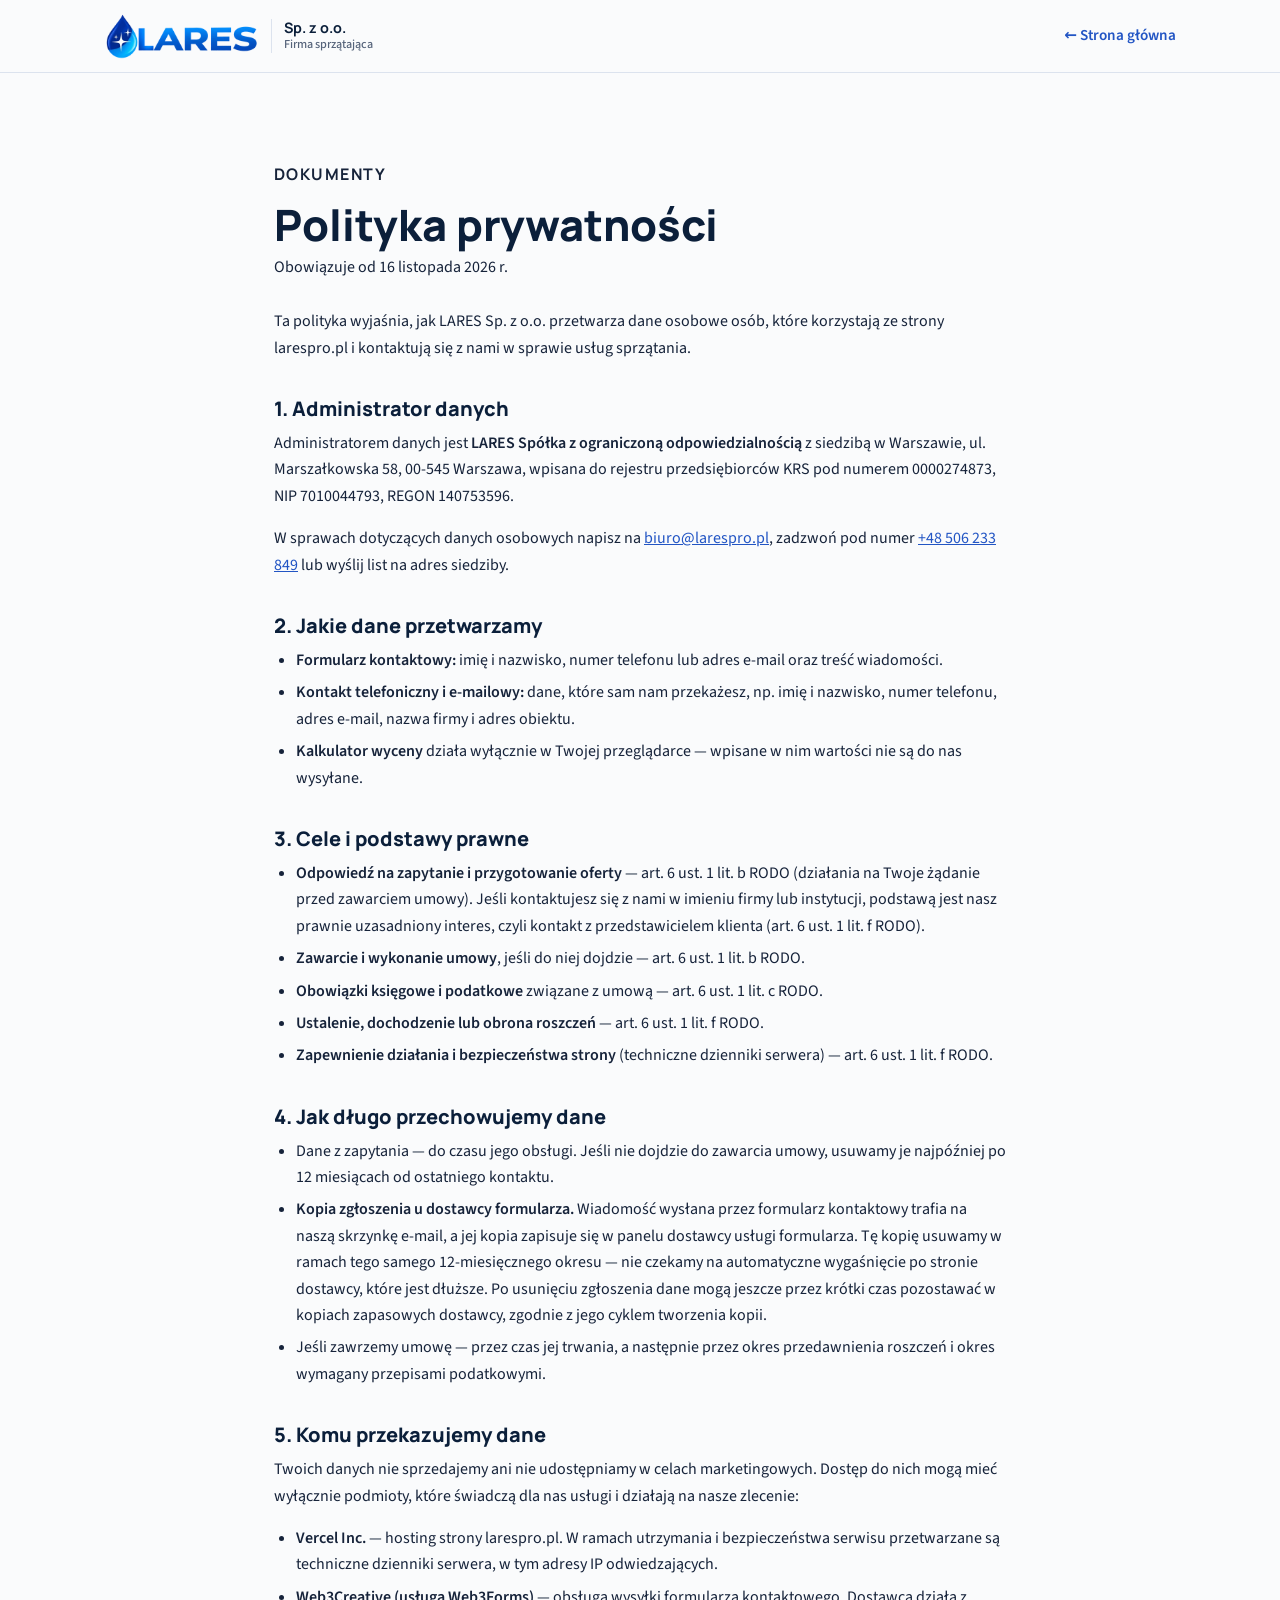
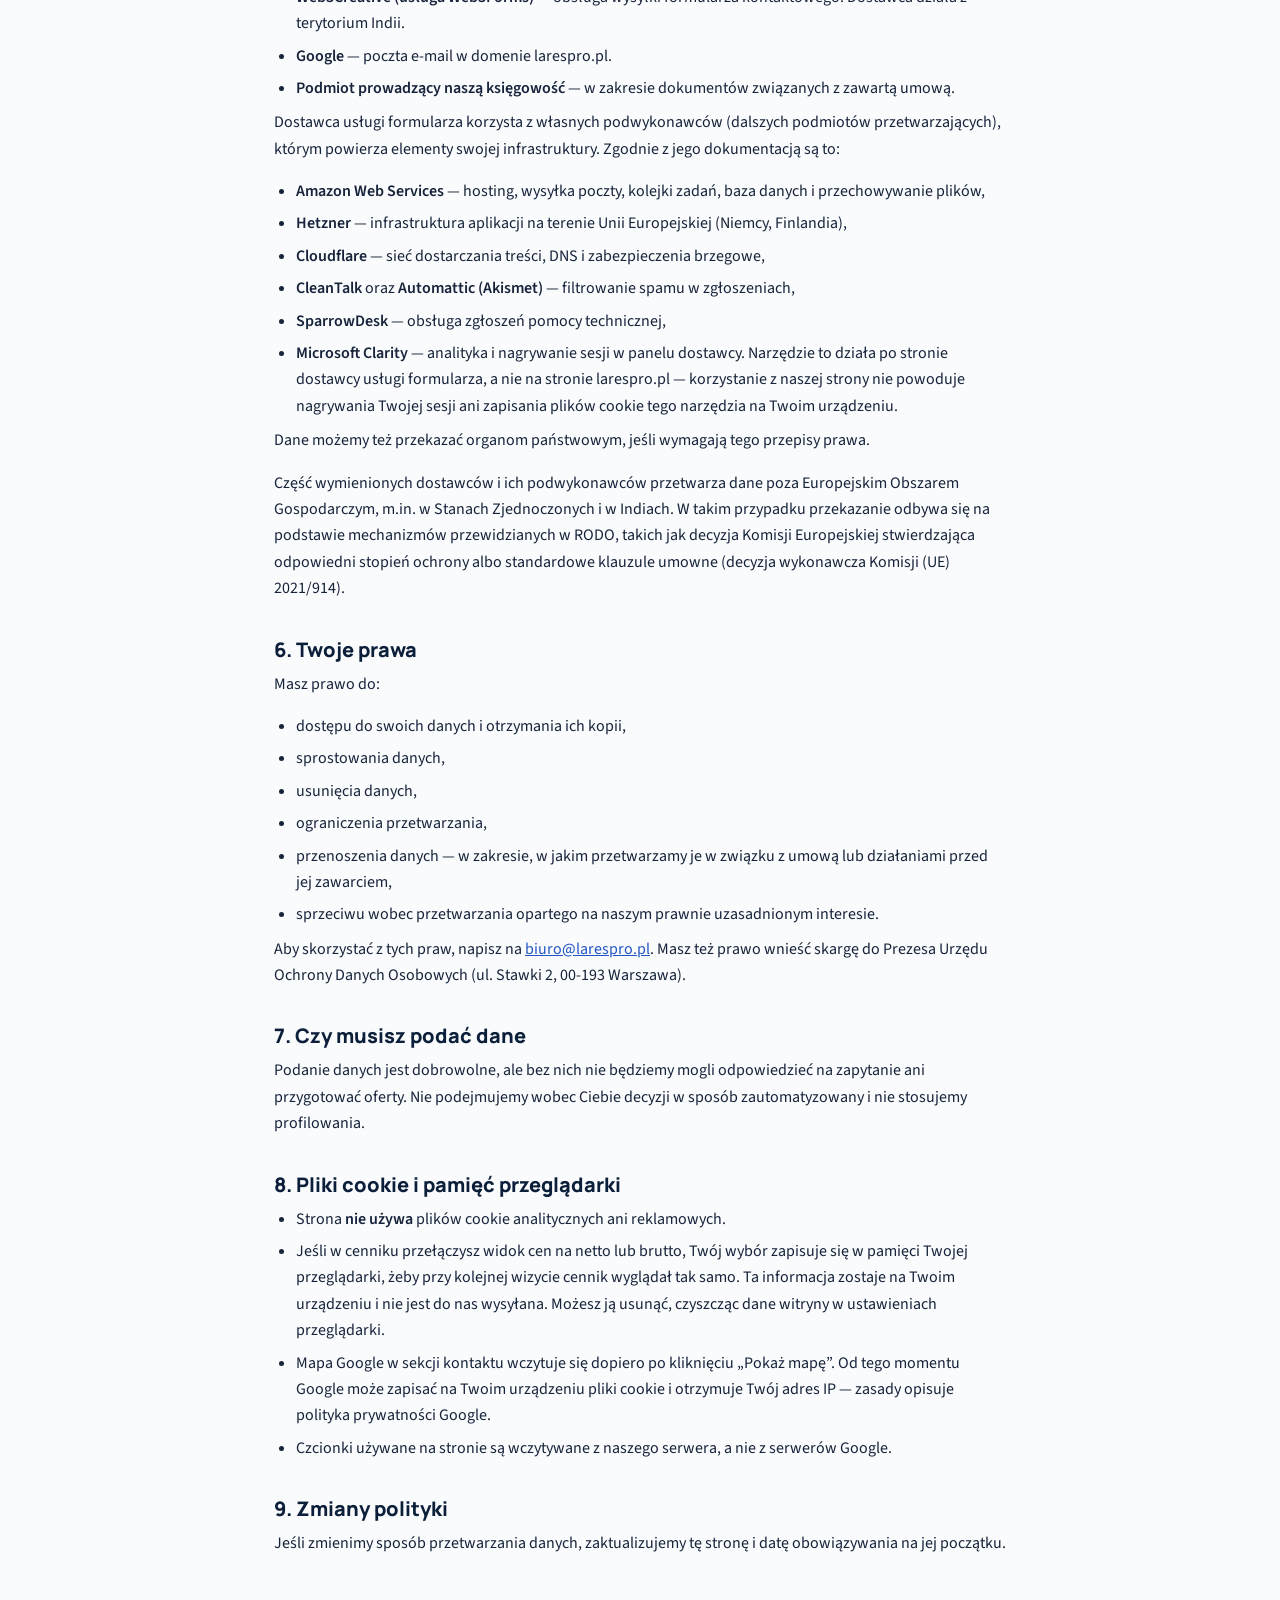
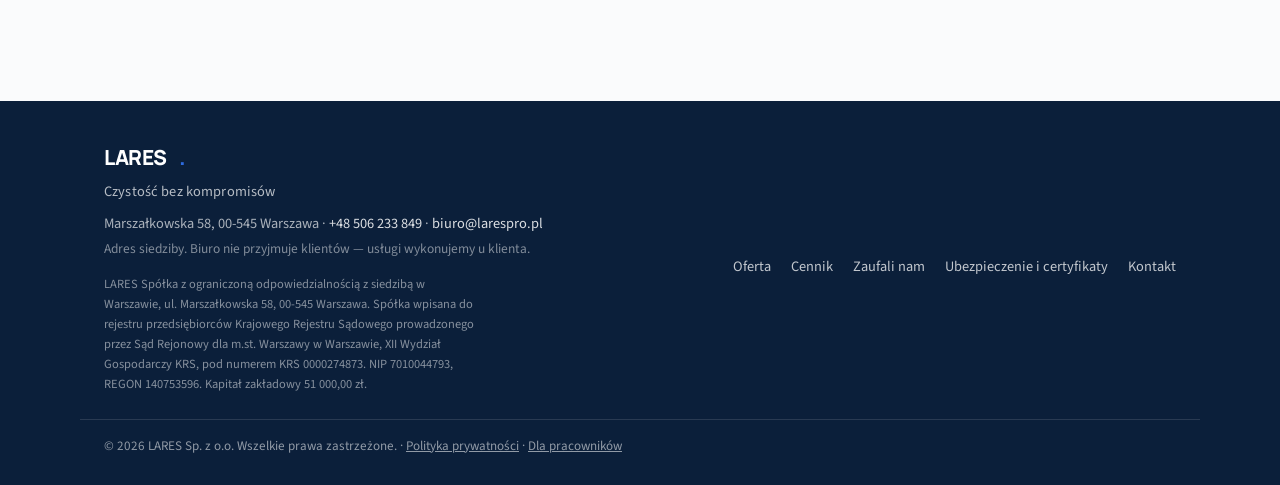
<file: polityka-prywatnosci.html>
<!DOCTYPE html>
<html lang="pl">
<head>
<meta charset="UTF-8">
<meta name="viewport" content="width=device-width, initial-scale=1.0">
<title>Polityka prywatności — LARES Sp. z o.o.</title>
<meta name="description" content="Polityka prywatności strony larespro.pl — kto przetwarza Twoje dane, w jakim celu i jakie masz prawa.">
<link rel="canonical" href="https://larespro.pl/polityka-prywatnosci.html">
<link rel="icon" href="images/favicon.png" type="image/png">
<link rel="apple-touch-icon" href="images/apple-touch-icon.png">
<link rel="stylesheet" href="fonts.css">
<link rel="stylesheet" href="style.css">
</head>
<body>

<header class="site-header">
  <div class="wrap header-row">
    <a href="./" class="logo" aria-label="LARES Sp. z o.o. — firma sprzątająca, strona główna"><img src="images/logo.webp" alt="LARES – sprzątanie biur i obiektów" width="444" height="132" style="height:46px;width:auto;display:block;"><span class="logo-text" aria-hidden="true"><strong>Sp. z o.o.</strong><span>Firma sprzątająca</span></span></a>
    <a href="./" class="back-link">← Strona główna</a>
  </div>
</header>

<main class="section legal-page">
  <div class="wrap legal-wrap">
    <p class="section-eyebrow">Dokumenty</p>
    <h1>Polityka prywatności</h1>
    <p class="legal-meta">Obowiązuje od 16 listopada 2026 r.</p>

    <p>Ta polityka wyjaśnia, jak LARES Sp. z o.o. przetwarza dane osobowe osób, które korzystają ze strony larespro.pl i kontaktują się z nami w sprawie usług sprzątania.</p>

    <h2>1. Administrator danych</h2>
    <p>Administratorem danych jest <strong>LARES Spółka z ograniczoną odpowiedzialnością</strong> z siedzibą w Warszawie, ul. Marszałkowska 58, 00-545 Warszawa, wpisana do rejestru przedsiębiorców KRS pod numerem 0000274873, NIP 7010044793, REGON 140753596.</p>
    <p>W sprawach dotyczących danych osobowych napisz na <a href="mailto:biuro@larespro.pl">biuro@larespro.pl</a>, zadzwoń pod numer <a href="tel:+48506233849">+48 506 233 849</a> lub wyślij list na adres siedziby.</p>

    <h2>2. Jakie dane przetwarzamy</h2>
    <ul>
      <li><strong>Formularz kontaktowy:</strong> imię i nazwisko, numer telefonu lub adres e-mail oraz treść wiadomości.</li>
      <li><strong>Kontakt telefoniczny i e-mailowy:</strong> dane, które sam nam przekażesz, np. imię i nazwisko, numer telefonu, adres e-mail, nazwa firmy i adres obiektu.</li>
      <li><strong>Kalkulator wyceny</strong> działa wyłącznie w Twojej przeglądarce — wpisane w nim wartości nie są do nas wysyłane.</li>
    </ul>

    <h2>3. Cele i podstawy prawne</h2>
    <ul>
      <li><strong>Odpowiedź na zapytanie i przygotowanie oferty</strong> — art. 6 ust. 1 lit. b RODO (działania na Twoje żądanie przed zawarciem umowy). Jeśli kontaktujesz się z nami w imieniu firmy lub instytucji, podstawą jest nasz prawnie uzasadniony interes, czyli kontakt z przedstawicielem klienta (art. 6 ust. 1 lit. f RODO).</li>
      <li><strong>Zawarcie i wykonanie umowy</strong>, jeśli do niej dojdzie — art. 6 ust. 1 lit. b RODO.</li>
      <li><strong>Obowiązki księgowe i podatkowe</strong> związane z umową — art. 6 ust. 1 lit. c RODO.</li>
      <li><strong>Ustalenie, dochodzenie lub obrona roszczeń</strong> — art. 6 ust. 1 lit. f RODO.</li>
      <li><strong>Zapewnienie działania i bezpieczeństwa strony</strong> (techniczne dzienniki serwera) — art. 6 ust. 1 lit. f RODO.</li>
    </ul>

    <h2>4. Jak długo przechowujemy dane</h2>
    <ul>
      <li>Dane z zapytania — do czasu jego obsługi. Jeśli nie dojdzie do zawarcia umowy, usuwamy je najpóźniej po 12 miesiącach od ostatniego kontaktu.</li>
      <li><strong>Kopia zgłoszenia u dostawcy formularza.</strong> Wiadomość wysłana przez formularz kontaktowy trafia na naszą skrzynkę e-mail, a jej kopia zapisuje się w panelu dostawcy usługi formularza. Tę kopię usuwamy w ramach tego samego 12-miesięcznego okresu — nie czekamy na automatyczne wygaśnięcie po stronie dostawcy, które jest dłuższe. Po usunięciu zgłoszenia dane mogą jeszcze przez krótki czas pozostawać w kopiach zapasowych dostawcy, zgodnie z jego cyklem tworzenia kopii.</li>
      <li>Jeśli zawrzemy umowę — przez czas jej trwania, a następnie przez okres przedawnienia roszczeń i okres wymagany przepisami podatkowymi.</li>
    </ul>

    <h2>5. Komu przekazujemy dane</h2>
    <p>Twoich danych nie sprzedajemy ani nie udostępniamy w celach marketingowych. Dostęp do nich mogą mieć wyłącznie podmioty, które świadczą dla nas usługi i działają na nasze zlecenie:</p>
    <ul>
      <li><strong>Vercel Inc.</strong> — hosting strony larespro.pl. W ramach utrzymania i bezpieczeństwa serwisu przetwarzane są techniczne dzienniki serwera, w tym adresy IP odwiedzających.</li>
      <li><strong>Web3Creative (usługa Web3Forms)</strong> — obsługa wysyłki formularza kontaktowego. Dostawca działa z terytorium Indii.</li>
      <li><strong>Google</strong> — poczta e-mail w domenie larespro.pl.</li>
      <li><strong>Podmiot prowadzący naszą księgowość</strong> — w zakresie dokumentów związanych z zawartą umową.</li>
    </ul>
    <p>Dostawca usługi formularza korzysta z własnych podwykonawców (dalszych podmiotów przetwarzających), którym powierza elementy swojej infrastruktury. Zgodnie z jego dokumentacją są to:</p>
    <ul>
      <li><strong>Amazon Web Services</strong> — hosting, wysyłka poczty, kolejki zadań, baza danych i przechowywanie plików,</li>
      <li><strong>Hetzner</strong> — infrastruktura aplikacji na terenie Unii Europejskiej (Niemcy, Finlandia),</li>
      <li><strong>Cloudflare</strong> — sieć dostarczania treści, DNS i zabezpieczenia brzegowe,</li>
      <li><strong>CleanTalk</strong> oraz <strong>Automattic (Akismet)</strong> — filtrowanie spamu w zgłoszeniach,</li>
      <li><strong>SparrowDesk</strong> — obsługa zgłoszeń pomocy technicznej,</li>
      <li><strong>Microsoft Clarity</strong> — analityka i nagrywanie sesji w panelu dostawcy. Narzędzie to działa po stronie dostawcy usługi formularza, a nie na stronie larespro.pl — korzystanie z naszej strony nie powoduje nagrywania Twojej sesji ani zapisania plików cookie tego narzędzia na Twoim urządzeniu.</li>
    </ul>
    <p>Dane możemy też przekazać organom państwowym, jeśli wymagają tego przepisy prawa.</p>
    <p>Część wymienionych dostawców i ich podwykonawców przetwarza dane poza Europejskim Obszarem Gospodarczym, m.in. w Stanach Zjednoczonych i w Indiach. W takim przypadku przekazanie odbywa się na podstawie mechanizmów przewidzianych w RODO, takich jak decyzja Komisji Europejskiej stwierdzająca odpowiedni stopień ochrony albo standardowe klauzule umowne (decyzja wykonawcza Komisji (UE) 2021/914).</p>

    <h2>6. Twoje prawa</h2>
    <p>Masz prawo do:</p>
    <ul>
      <li>dostępu do swoich danych i otrzymania ich kopii,</li>
      <li>sprostowania danych,</li>
      <li>usunięcia danych,</li>
      <li>ograniczenia przetwarzania,</li>
      <li>przenoszenia danych — w zakresie, w jakim przetwarzamy je w związku z umową lub działaniami przed jej zawarciem,</li>
      <li>sprzeciwu wobec przetwarzania opartego na naszym prawnie uzasadnionym interesie.</li>
    </ul>
    <p>Aby skorzystać z tych praw, napisz na <a href="mailto:biuro@larespro.pl">biuro@larespro.pl</a>. Masz też prawo wnieść skargę do Prezesa Urzędu Ochrony Danych Osobowych (ul. Stawki 2, 00-193 Warszawa).</p>

    <h2>7. Czy musisz podać dane</h2>
    <p>Podanie danych jest dobrowolne, ale bez nich nie będziemy mogli odpowiedzieć na zapytanie ani przygotować oferty. Nie podejmujemy wobec Ciebie decyzji w sposób zautomatyzowany i nie stosujemy profilowania.</p>

    <h2>8. Pliki cookie i pamięć przeglądarki</h2>
    <ul>
      <li>Strona <strong>nie używa</strong> plików cookie analitycznych ani reklamowych.</li>
      <li>Jeśli w cenniku przełączysz widok cen na netto lub brutto, Twój wybór zapisuje się w pamięci Twojej przeglądarki, żeby przy kolejnej wizycie cennik wyglądał tak samo. Ta informacja zostaje na Twoim urządzeniu i nie jest do nas wysyłana. Możesz ją usunąć, czyszcząc dane witryny w ustawieniach przeglądarki.</li>
      <li>Mapa Google w sekcji kontaktu wczytuje się dopiero po kliknięciu „Pokaż mapę”. Od tego momentu Google może zapisać na Twoim urządzeniu pliki cookie i otrzymuje Twój adres IP — zasady opisuje polityka prywatności Google.</li>
      <li>Czcionki używane na stronie są wczytywane z naszego serwera, a nie z serwerów Google.</li>
    </ul>

    <h2>9. Zmiany polityki</h2>
    <p>Jeśli zmienimy sposób przetwarzania danych, zaktualizujemy tę stronę i datę obowiązywania na jej początku.</p>
  </div>
</main>

<footer class="site-footer">
  <div class="wrap footer-grid">
    <div>
      <p class="logo logo-footer">LARES<span class="logo-dot">.</span></p>
      <p class="footer-claim">Czystość bez kompromisów</p>
      <p class="footer-nap">Marszałkowska 58, 00-545 Warszawa · <a href="tel:+48506233849">+48 506 233 849</a> · <a href="mailto:biuro@larespro.pl">biuro@larespro.pl</a><br><span class="footer-adres-info">Adres siedziby. Biuro nie przyjmuje klientów — usługi wykonujemy u klienta.</span></p>
      <p class="footer-legal">LARES Spółka z ograniczoną odpowiedzialnością z siedzibą w Warszawie, ul. Marszałkowska 58, 00-545 Warszawa. Spółka wpisana do rejestru przedsiębiorców Krajowego Rejestru Sądowego prowadzonego przez Sąd Rejonowy dla m.st. Warszawy w Warszawie, XII Wydział Gospodarczy KRS, pod numerem KRS 0000274873. NIP 7010044793, REGON 140753596. Kapitał zakładowy 51 000,00 zł.</p>
    </div>
    <nav class="footer-nav" aria-label="Nawigacja w stopce">
      <a href="./#oferta">Oferta</a>
      <a href="./#cennik">Cennik</a>
      <a href="./#zaufali-nam">Zaufali nam</a>
      <a href="./#gwarancje">Ubezpieczenie i certyfikaty</a>
      <a href="./#kontakt">Kontakt</a>
    </nav>
  </div>
  <div class="wrap footer-bottom">
    <p>© <span id="rok"></span> LARES Sp. z o.o. Wszelkie prawa zastrzeżone. · <a href="polityka-prywatnosci.html">Polityka prywatności</a> · <a href="https://przetargi.larespro.pl" rel="nofollow noopener noreferrer" target="_blank">Dla pracowników</a></p>
  </div>
</footer>

<script>document.getElementById('rok').textContent = new Date().getFullYear();</script>
</body>
</html>
</file>
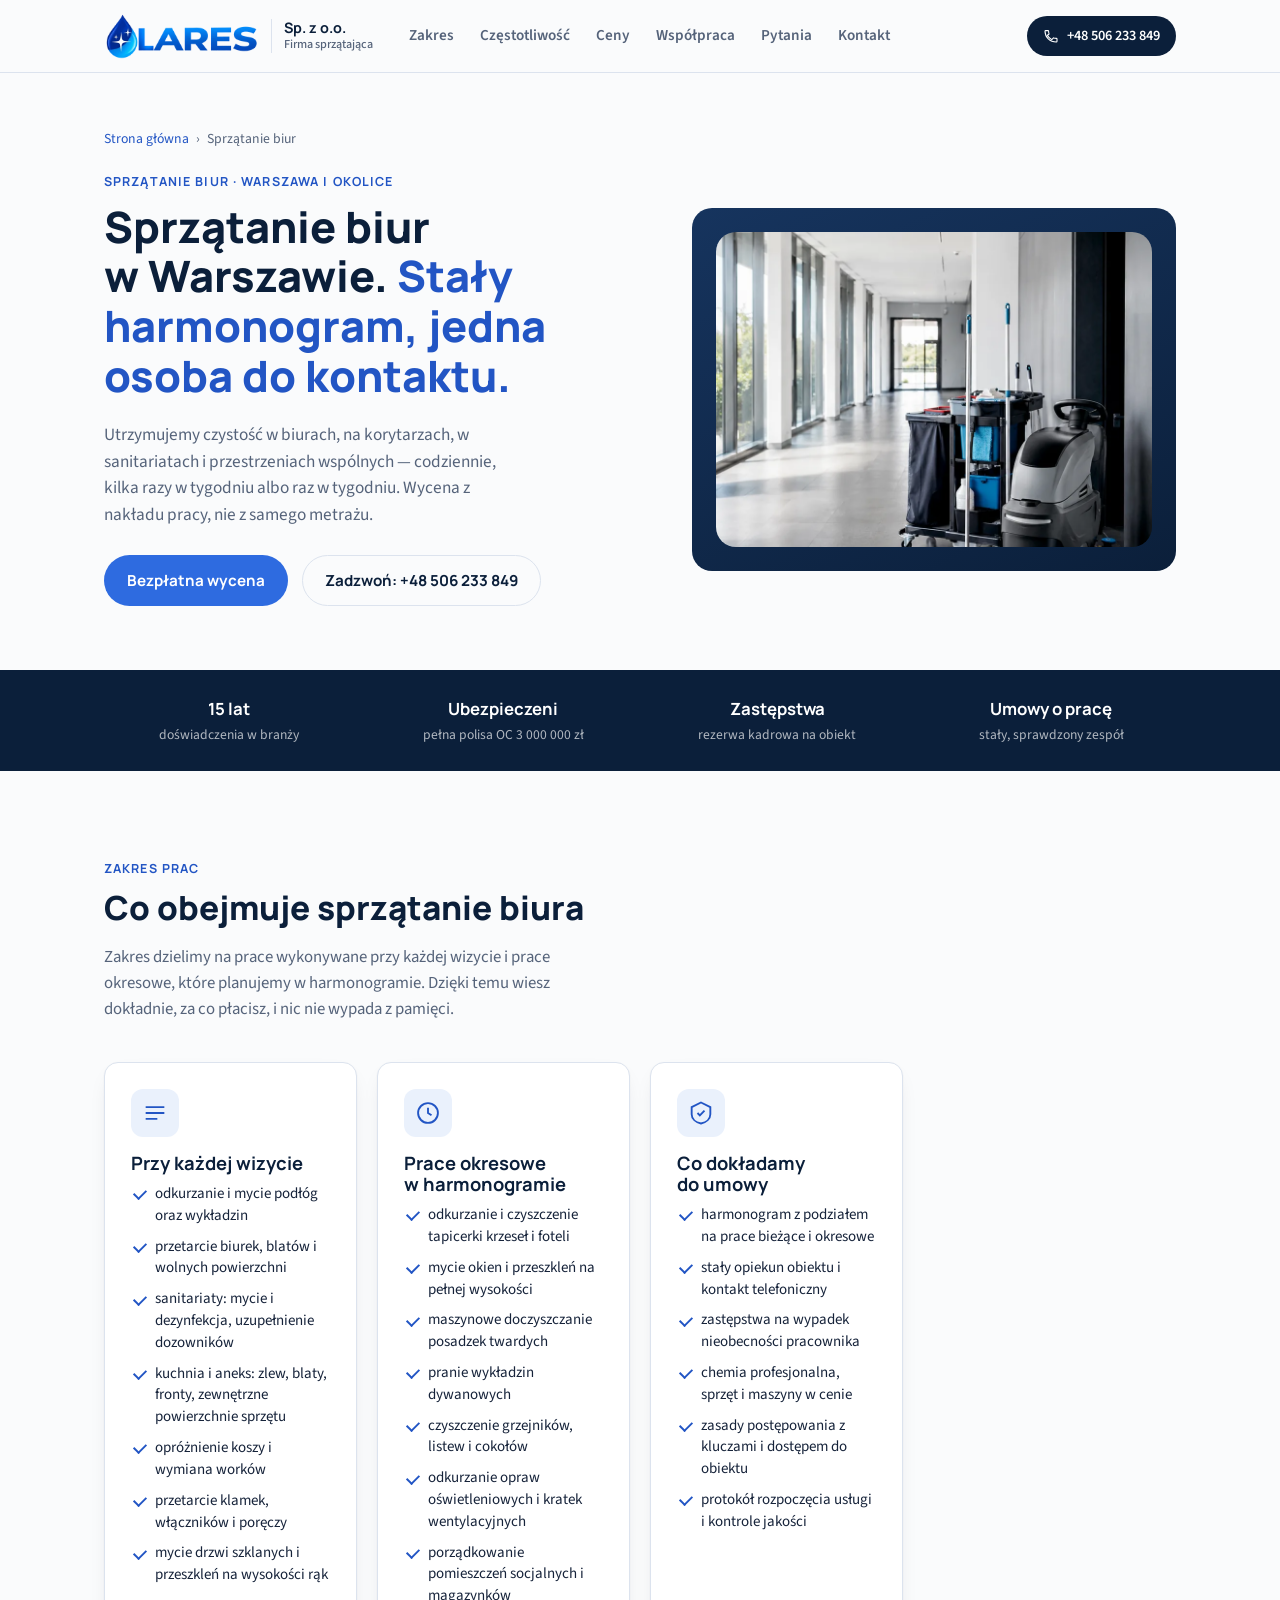
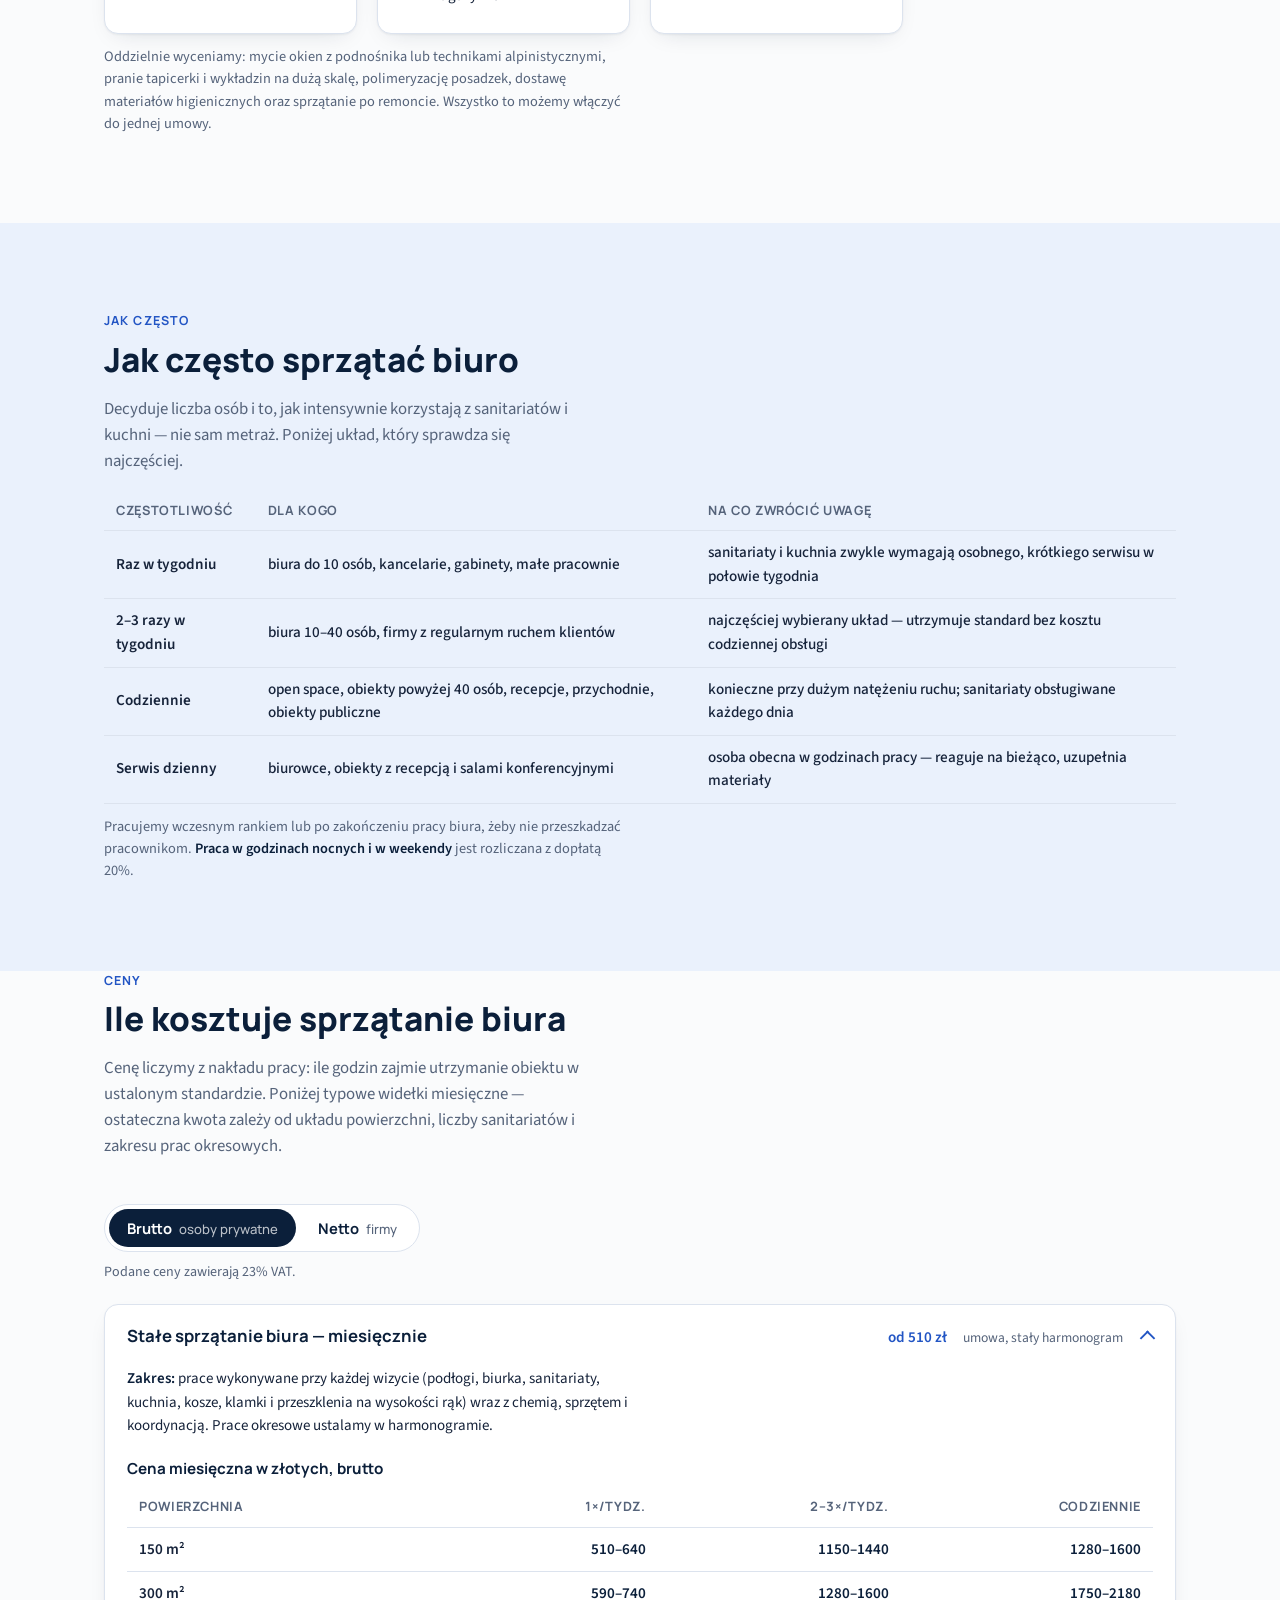
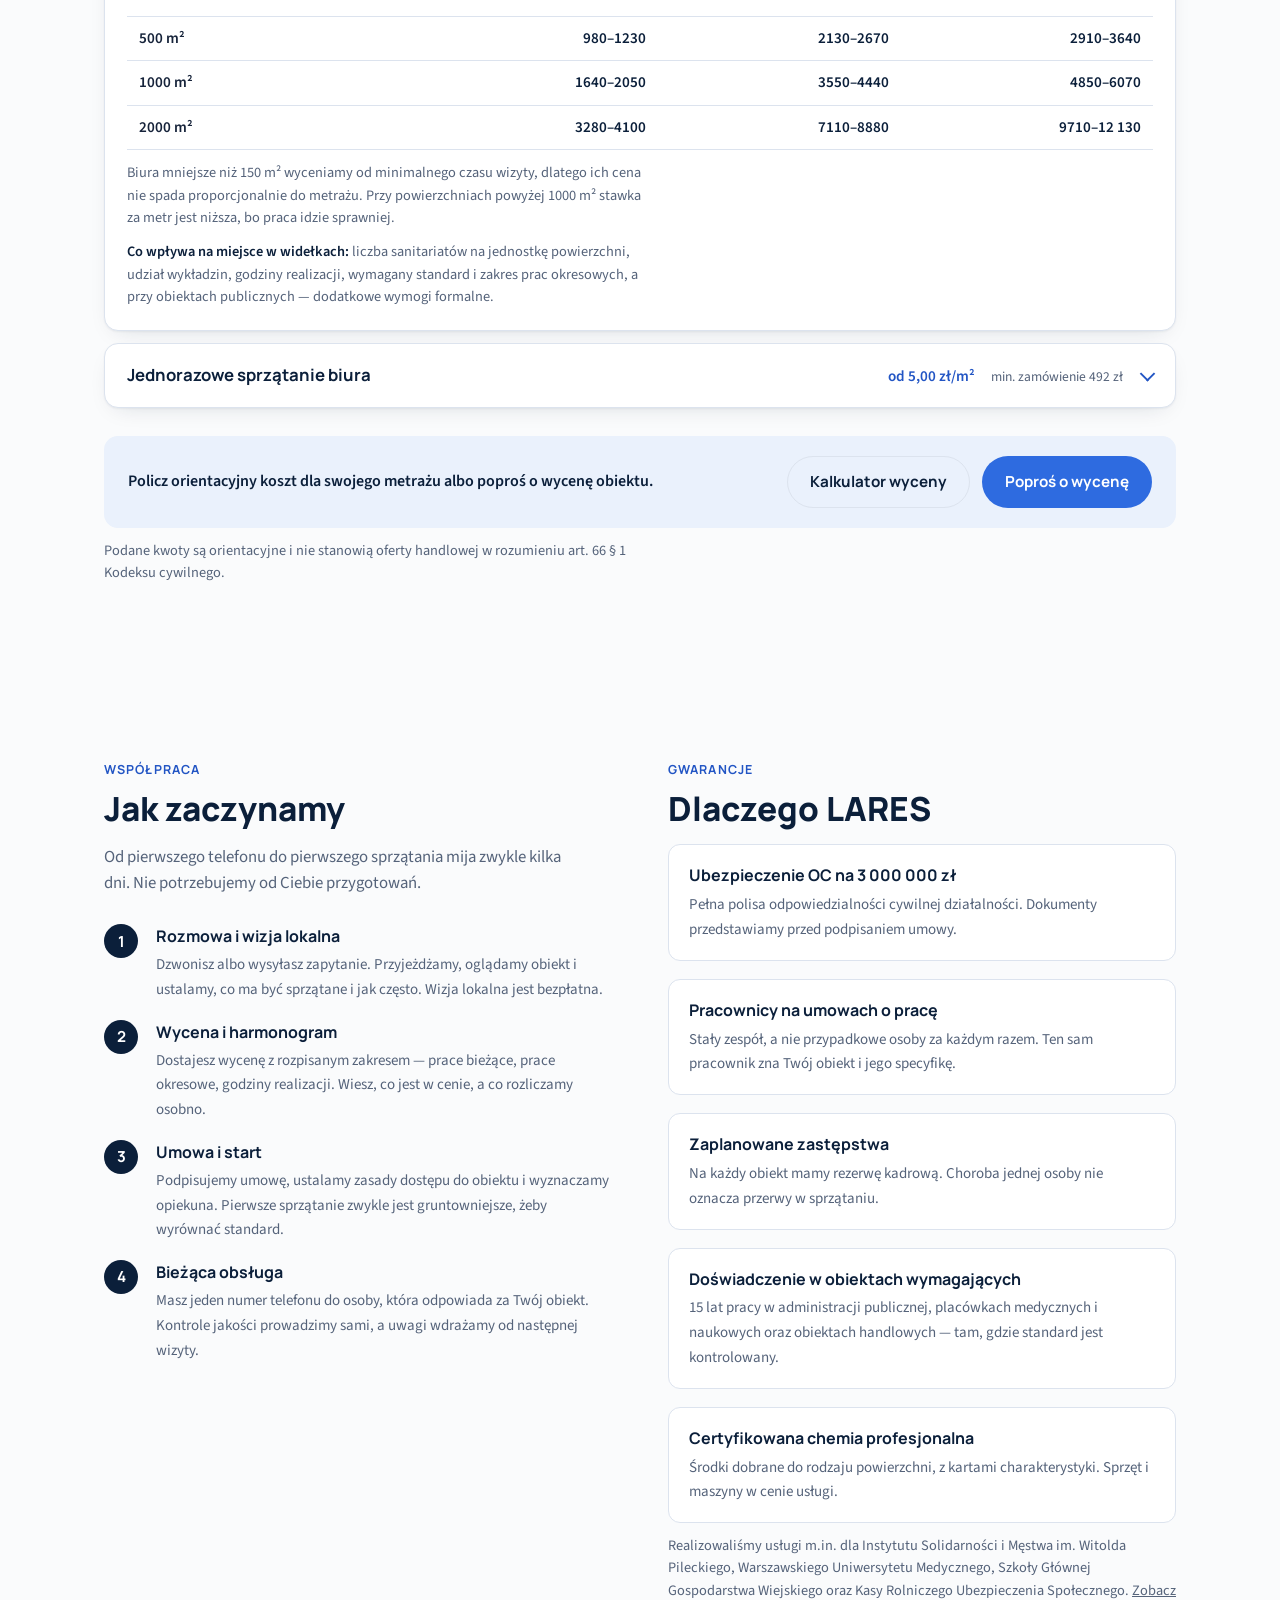
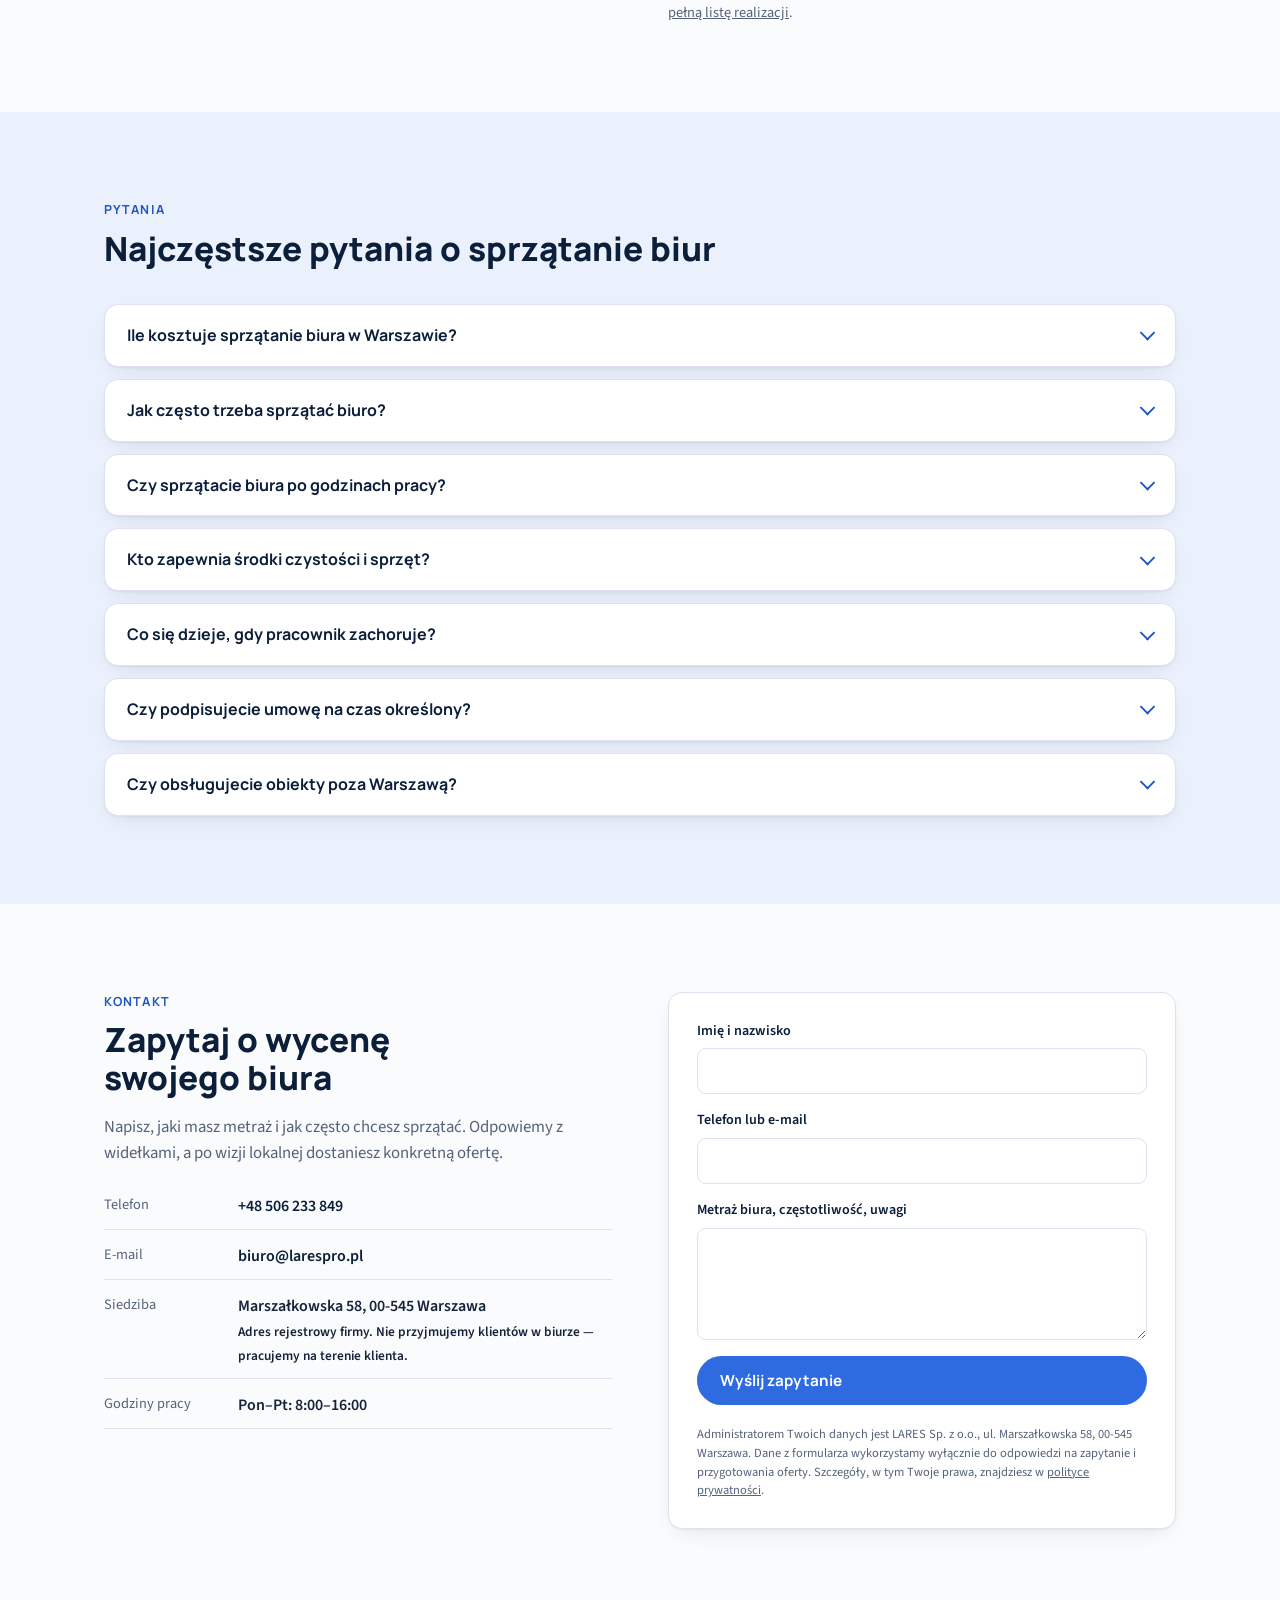
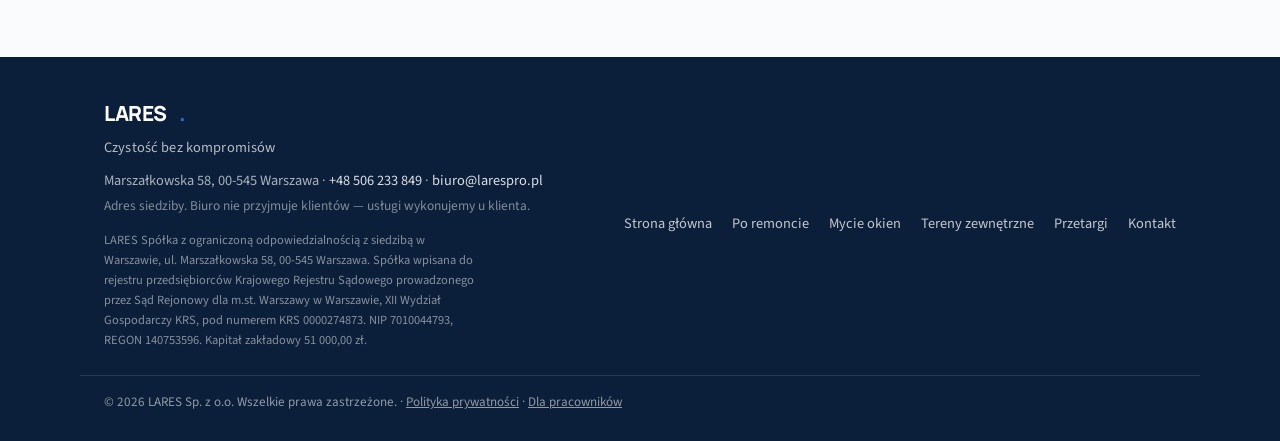
<file: sprzatanie-biur.html>
<!DOCTYPE html>
<html lang="pl">
<head>
<meta charset="UTF-8">
<meta name="viewport" content="width=device-width, initial-scale=1.0">
<title>Sprzątanie biur Warszawa — cennik i wycena | LARES</title>
<meta name="description" content="Sprzątanie biur w Warszawie: stałe utrzymanie czystości i usługi jednorazowe. Zakres, cennik, częstotliwość. OC 3 000 000 zł. Bezpłatna wycena.">
<link rel="canonical" href="https://larespro.pl/sprzatanie-biur.html">
<link rel="icon" href="images/favicon.png" type="image/png">
<link rel="apple-touch-icon" href="images/apple-touch-icon.png">
<meta property="og:type" content="website">
<meta property="og:title" content="Sprzątanie biur Warszawa — LARES Sp. z o.o.">
<meta property="og:description" content="Stałe sprzątanie biur i usługi jednorazowe w Warszawie. Zakres prac, cennik i częstotliwość. Pełne ubezpieczenie OC.">
<meta property="og:url" content="https://larespro.pl/sprzatanie-biur.html">
<meta property="og:locale" content="pl_PL">
<meta property="og:image" content="https://larespro.pl/images/og-cover.jpg">
<link rel="stylesheet" href="fonts.css">
<link rel="stylesheet" href="style.css">
<script type="application/ld+json">
{
  "@context": "https://schema.org",
  "@graph": [
    {
      "@type": "BreadcrumbList",
      "itemListElement": [
        { "@type": "ListItem", "position": 1, "name": "Strona główna", "item": "https://larespro.pl/" },
        { "@type": "ListItem", "position": 2, "name": "Sprzątanie biur", "item": "https://larespro.pl/sprzatanie-biur.html" }
      ]
    },
    {
      "@type": "Service",
      "name": "Sprzątanie biur",
      "serviceType": "Sprzątanie biur i powierzchni biurowych",
      "description": "Stałe utrzymanie czystości powierzchni biurowych oraz jednorazowe sprzątanie biur w Warszawie i województwie mazowieckim.",
      "provider": {
        "@type": "LocalBusiness",
        "name": "LARES Sp. z o.o.",
        "legalName": "LARES Spółka z ograniczoną odpowiedzialnością",
        "telephone": "+48506233849",
        "email": "biuro@larespro.pl",
        "vatID": "PL7010044793",
        "url": "https://larespro.pl/",
        "address": {
          "@type": "PostalAddress",
          "streetAddress": "Marszałkowska 58",
          "postalCode": "00-545",
          "addressLocality": "Warszawa",
          "addressCountry": "PL"
        }
      },
      "areaServed": { "@type": "AdministrativeArea", "name": "Warszawa i województwo mazowieckie" }
    },
    {
      "@type": "FAQPage",
      "mainEntity": [
        {
          "@type": "Question",
          "name": "Ile kosztuje sprzątanie biura w Warszawie?",
          "acceptedAnswer": { "@type": "Answer", "text": "Przy sprzątaniu raz w tygodniu biuro o powierzchni 300 m² to zwykle 480–600 zł netto miesięcznie, a przy sprzątaniu codziennym 1420–1780 zł netto. Cenę wyliczamy z nakładu pracy, a nie z samego metrażu, dlatego ostateczna kwota zależy od liczby sanitariatów, układu pomieszczeń i godzin realizacji." }
        },
        {
          "@type": "Question",
          "name": "Jak często trzeba sprzątać biuro?",
          "acceptedAnswer": { "@type": "Answer", "text": "Dla biur do kilkunastu osób zwykle wystarcza sprzątanie raz lub dwa razy w tygodniu. Przy większej liczbie pracowników, otwartej przestrzeni i ruchu klientów sprawdza się sprzątanie codzienne, głównie z powodu sanitariatów i kuchni, które wymagają obsługi każdego dnia." }
        },
        {
          "@type": "Question",
          "name": "Czy sprzątacie biura po godzinach pracy?",
          "acceptedAnswer": { "@type": "Answer", "text": "Tak. Najczęściej pracujemy wczesnym rankiem lub po zakończeniu pracy biura, żeby nie przeszkadzać pracownikom. Praca w godzinach nocnych oraz w weekendy jest rozliczana z dopłatą 20%." }
        },
        {
          "@type": "Question",
          "name": "Kto zapewnia środki czystości i sprzęt?",
          "acceptedAnswer": { "@type": "Answer", "text": "My. W cenie usługi jest profesjonalna chemia, sprzęt i maszyny. Materiały eksploatacyjne dla pracowników biura, takie jak papier toaletowy, ręczniki i mydło, możemy dostarczać i uzupełniać za dodatkową opłatą albo zostawić po stronie klienta." }
        },
        {
          "@type": "Question",
          "name": "Co się dzieje, gdy pracownik zachoruje?",
          "acceptedAnswer": { "@type": "Answer", "text": "Mamy zaplanowane zastępstwa. Nieobecność jednej osoby nie oznacza przerwy w sprzątaniu obiektu — na każdy obiekt przewidujemy rezerwę kadrową." }
        },
        {
          "@type": "Question",
          "name": "Czy podpisujecie umowę na czas określony?",
          "acceptedAnswer": { "@type": "Answer", "text": "Tak, zakres i harmonogram ustalamy w umowie. Pracujemy zarówno na umowach rocznych i wieloletnich, jak i na krótszych okresach próbnych, jeśli klient chce najpierw sprawdzić jakość usługi." }
        },
        {
          "@type": "Question",
          "name": "Czy obsługujecie obiekty poza Warszawą?",
          "acceptedAnswer": { "@type": "Answer", "text": "Tak, pracujemy w Warszawie i całym województwie mazowieckim. Przy obiektach położonych dalej wycena uwzględnia dojazd zespołu." }
        }
      ]
    }
  ]
}
</script>
</head>
<body>

<a class="skip-link" href="#glowna-tresc">Przejdź do treści</a>

<!-- ============================== NAGŁÓWEK ============================== -->
<header class="site-header">
  <div class="wrap header-row">
    <a href="./" class="logo" aria-label="LARES Sp. z o.o. — firma sprzątająca, strona główna"><img src="images/logo.webp" alt="LARES – sprzątanie biur i obiektów" width="444" height="132" style="height:46px;width:auto;display:block;"><span class="logo-text" aria-hidden="true"><strong>Sp. z o.o.</strong><span>Firma sprzątająca</span></span></a>
    <nav class="main-nav" id="main-nav" aria-label="Nawigacja główna">
      <a href="#zakres">Zakres</a>
      <a href="#czestotliwosc">Częstotliwość</a>
      <a href="#ceny">Ceny</a>
      <a href="#wspolpraca">Współpraca</a>
      <a href="#pytania">Pytania</a>
      <a href="#kontakt">Kontakt</a>
    </nav>
    <a class="phone-pill" href="tel:+48506233849" aria-label="Zadzwoń: +48 506 233 849">
      <svg width="16" height="16" viewBox="0 0 24 24" fill="none" aria-hidden="true"><path d="M6.6 10.8c1.4 2.8 3.8 5.1 6.6 6.6l2.2-2.2c.3-.3.7-.4 1-.2 1.1.4 2.3.6 3.6.6.6 0 1 .4 1 1V20c0 .6-.4 1-1 1C10.3 21 3 13.7 3 4.9c0-.6.4-1 1-1h3.4c.6 0 1 .4 1 1 0 1.3.2 2.5.6 3.6.1.4 0 .8-.2 1L6.6 10.8z" stroke="currentColor" stroke-width="1.6"/></svg>
      <span class="phone-pill-num">+48 506 233 849</span><span class="phone-pill-short">Zadzwoń</span>
    </a>
    <button type="button" class="nav-toggle" aria-expanded="false" aria-controls="main-nav" aria-label="Otwórz menu">
      <span></span><span></span><span></span>
    </button>
  </div>
</header>

<main id="glowna-tresc">

  <!-- ============================== HERO ============================== -->
  <section class="hero">
    <div class="wrap">
      <nav class="breadcrumb" aria-label="Ścieżka nawigacji">
        <a href="./">Strona główna</a> <span aria-hidden="true">›</span> <span>Sprzątanie biur</span>
      </nav>
    </div>
    <div class="wrap hero-grid">
      <div class="hero-copy">
        <p class="eyebrow">Sprzątanie biur · Warszawa i okolice</p>
        <h1>Sprzątanie biur w&nbsp;Warszawie. <span class="h1-accent">Stały harmonogram, jedna osoba do&nbsp;kontaktu.</span></h1>
        <p class="hero-lead">Utrzymujemy czystość w biurach, na korytarzach, w sanitariatach i przestrzeniach wspólnych — codziennie, kilka razy w tygodniu albo raz w tygodniu. Wycena z nakładu pracy, nie z samego metrażu.</p>
        <div class="hero-actions">
          <a href="#kontakt" class="btn btn-primary">Bezpłatna wycena</a>
          <a href="tel:+48506233849" class="btn btn-ghost">Zadzwoń: +48 506 233 849</a>
        </div>
      </div>
      <div class="hero-media">
        <img src="images/lares-sprzet.webp" alt="Wózek serwisowy i profesjonalny sprzęt LARES przygotowany do sprzątania biura" width="900" height="1272" fetchpriority="high" style="width:100%;height:100%;object-fit:cover;object-position:center 60%;border-radius:20px;">
      </div>
    </div>

    <div class="trust-bar">
      <div class="wrap trust-row">
        <div class="trust-item"><strong>15 lat</strong><span>doświadczenia w branży</span></div>
        <div class="trust-item"><strong>Ubezpieczeni</strong><span>pełna polisa OC 3 000 000 zł</span></div>
        <div class="trust-item"><strong>Zastępstwa</strong><span>rezerwa kadrowa na obiekt</span></div>
        <div class="trust-item"><strong>Umowy o pracę</strong><span>stały, sprawdzony zespół</span></div>
      </div>
    </div>
  </section>

  <!-- ============================== ZAKRES ============================== -->
  <section id="zakres" class="section">
    <div class="wrap">
      <p class="section-eyebrow">Zakres prac</p>
      <h2>Co obejmuje sprzątanie biura</h2>
      <p class="section-lead">Zakres dzielimy na prace wykonywane przy każdej wizycie i prace okresowe, które planujemy w harmonogramie. Dzięki temu wiesz dokładnie, za co płacisz, i nic nie wypada z pamięci.</p>

      <div class="offer-grid">

        <article class="offer-card">
          <div class="offer-icon" aria-hidden="true">
            <svg width="28" height="28" viewBox="0 0 24 24" fill="none"><path d="M4 7h16M4 12h16M4 17h10" stroke="currentColor" stroke-width="1.6"/></svg>
          </div>
          <h3>Przy każdej wizycie</h3>
          <ul class="check-list">
            <li>odkurzanie i mycie podłóg oraz wykładzin</li>
            <li>przetarcie biurek, blatów i wolnych powierzchni</li>
            <li>sanitariaty: mycie i dezynfekcja, uzupełnienie dozowników</li>
            <li>kuchnia i aneks: zlew, blaty, fronty, zewnętrzne powierzchnie sprzętu</li>
            <li>opróżnienie koszy i wymiana worków</li>
            <li>przetarcie klamek, włączników i poręczy</li>
            <li>mycie drzwi szklanych i przeszkleń na wysokości rąk</li>
          </ul>
        </article>

        <article class="offer-card">
          <div class="offer-icon" aria-hidden="true">
            <svg width="28" height="28" viewBox="0 0 24 24" fill="none"><circle cx="12" cy="12" r="8.5" stroke="currentColor" stroke-width="1.6"/><path d="M12 7.5V12l3 2" stroke="currentColor" stroke-width="1.6"/></svg>
          </div>
          <h3>Prace okresowe w harmonogramie</h3>
          <ul class="check-list">
            <li>odkurzanie i czyszczenie tapicerki krzeseł i foteli</li>
            <li>mycie okien i przeszkleń na pełnej wysokości</li>
            <li>maszynowe doczyszczanie posadzek twardych</li>
            <li>pranie wykładzin dywanowych</li>
            <li>czyszczenie grzejników, listew i cokołów</li>
            <li>odkurzanie opraw oświetleniowych i kratek wentylacyjnych</li>
            <li>porządkowanie pomieszczeń socjalnych i magazynków</li>
          </ul>
        </article>

        <article class="offer-card">
          <div class="offer-icon" aria-hidden="true">
            <svg width="28" height="28" viewBox="0 0 24 24" fill="none"><path d="M12 3l8 4v6c0 4-3.4 7-8 8-4.6-1-8-4-8-8V7l8-4z" stroke="currentColor" stroke-width="1.6"/><path d="M9 12l2 2 4-4" stroke="currentColor" stroke-width="1.6"/></svg>
          </div>
          <h3>Co dokładamy do umowy</h3>
          <ul class="check-list">
            <li>harmonogram z podziałem na prace bieżące i okresowe</li>
            <li>stały opiekun obiektu i kontakt telefoniczny</li>
            <li>zastępstwa na wypadek nieobecności pracownika</li>
            <li>chemia profesjonalna, sprzęt i maszyny w cenie</li>
            <li>zasady postępowania z kluczami i dostępem do obiektu</li>
            <li>protokół rozpoczęcia usługi i kontrole jakości</li>
          </ul>
        </article>

      </div>

      <p class="price-note">Oddzielnie wyceniamy: mycie okien z podnośnika lub technikami alpinistycznymi, pranie tapicerki i wykładzin na dużą skalę, polimeryzację posadzek, dostawę materiałów higienicznych oraz sprzątanie po remoncie. Wszystko to możemy włączyć do jednej umowy.</p>
    </div>
  </section>

  <!-- ============================== CZĘSTOTLIWOŚĆ ============================== -->
  <section id="czestotliwosc" class="section section-tint">
    <div class="wrap">
      <p class="section-eyebrow">Jak często</p>
      <h2>Jak często sprzątać biuro</h2>
      <p class="section-lead">Decyduje liczba osób i to, jak intensywnie korzystają z sanitariatów i kuchni — nie sam metraż. Poniżej układ, który sprawdza się najczęściej.</p>

      <div class="price-table-wrap">
        <table class="price-table price-table-text">
          <caption class="visually-hidden">Zalecana częstotliwość sprzątania biura</caption>
          <thead><tr><th scope="col">Częstotliwość</th><th scope="col">Dla kogo</th><th scope="col">Na co zwrócić uwagę</th></tr></thead>
          <tbody>
            <tr>
              <th scope="row">Raz w tygodniu</th>
              <td class="td-text">biura do 10 osób, kancelarie, gabinety, małe pracownie</td>
              <td class="td-text">sanitariaty i kuchnia zwykle wymagają osobnego, krótkiego serwisu w połowie tygodnia</td>
            </tr>
            <tr>
              <th scope="row">2–3 razy w tygodniu</th>
              <td class="td-text">biura 10–40 osób, firmy z regularnym ruchem klientów</td>
              <td class="td-text">najczęściej wybierany układ — utrzymuje standard bez kosztu codziennej obsługi</td>
            </tr>
            <tr>
              <th scope="row">Codziennie</th>
              <td class="td-text">open space, obiekty powyżej 40 osób, recepcje, przychodnie, obiekty publiczne</td>
              <td class="td-text">konieczne przy dużym natężeniu ruchu; sanitariaty obsługiwane każdego dnia</td>
            </tr>
            <tr>
              <th scope="row">Serwis dzienny</th>
              <td class="td-text">biurowce, obiekty z recepcją i salami konferencyjnymi</td>
              <td class="td-text">osoba obecna w godzinach pracy — reaguje na bieżąco, uzupełnia materiały</td>
            </tr>
          </tbody>
        </table>
      </div>

      <p class="price-note">Pracujemy wczesnym rankiem lub po zakończeniu pracy biura, żeby nie przeszkadzać pracownikom. <strong>Praca w godzinach nocnych i w weekendy</strong> jest rozliczana z dopłatą 20%.</p>
    </div>
  </section>

  <!-- ============================== CENY ============================== -->
  <section id="ceny" class="section section-cennik">
    <div class="wrap">
      <p class="section-eyebrow">Ceny</p>
      <h2>Ile kosztuje sprzątanie biura</h2>
      <p class="section-lead">Cenę liczymy z nakładu pracy: ile godzin zajmie utrzymanie obiektu w ustalonym standardzie. Poniżej typowe widełki miesięczne — ostateczna kwota zależy od układu powierzchni, liczby sanitariatów i zakresu prac okresowych.</p>

      <div class="vat-switch" role="group" aria-label="Pokaż ceny brutto lub netto">
        <button type="button" class="vat-btn is-active" data-vat="brutto" aria-pressed="true">Brutto <span>osoby prywatne</span></button>
        <button type="button" class="vat-btn" data-vat="netto" aria-pressed="false">Netto <span>firmy</span></button>
      </div>
      <p class="vat-info" id="vat-info">Podane ceny zawierają 23% VAT.</p>

      <div class="price-list">

        <details class="price-item" open>
          <summary>
            <span class="price-item-title">Stałe sprzątanie biura — miesięcznie</span>
            <span class="price-item-meta"><span class="price-item-from">od <span class="js-price" data-netto="420 zł" data-brutto="510 zł">510 zł</span></span><span class="price-item-min">umowa, stały harmonogram</span></span>
          </summary>
          <div class="price-item-body">
            <p class="price-scope"><strong>Zakres:</strong> prace wykonywane przy każdej wizycie (podłogi, biurka, sanitariaty, kuchnia, kosze, klamki i przeszklenia na wysokości rąk) wraz z chemią, sprzętem i koordynacją. Prace okresowe ustalamy w harmonogramie.</p>
            <p class="price-subhead">Cena miesięczna w złotych, <span class="js-vat-word">brutto</span></p>
            <div class="price-table-wrap">
              <table class="price-table price-table-compact">
                <caption class="visually-hidden">Stałe sprzątanie biura — cena miesięczna według powierzchni i częstotliwości</caption>
                <thead><tr><th scope="col">Powierzchnia</th><th scope="col">1×/tydz.</th><th scope="col">2–3×/tydz.</th><th scope="col">Codziennie</th></tr></thead>
                <tbody>
                  <tr><th scope="row">150 m²</th><td><span class="js-price" data-netto="420–520" data-brutto="510–640">510–640</span></td><td><span class="js-price" data-netto="940–1170" data-brutto="1150–1440">1150–1440</span></td><td><span class="js-price" data-netto="1040–1300" data-brutto="1280–1600">1280–1600</span></td></tr>
                  <tr><th scope="row">300 m²</th><td><span class="js-price" data-netto="480–600" data-brutto="590–740">590–740</span></td><td><span class="js-price" data-netto="1040–1300" data-brutto="1280–1600">1280–1600</span></td><td><span class="js-price" data-netto="1420–1780" data-brutto="1750–2180">1750–2180</span></td></tr>
                  <tr><th scope="row">500 m²</th><td><span class="js-price" data-netto="800–1000" data-brutto="980–1230">980–1230</span></td><td><span class="js-price" data-netto="1730–2170" data-brutto="2130–2670">2130–2670</span></td><td><span class="js-price" data-netto="2370–2960" data-brutto="2910–3640">2910–3640</span></td></tr>
                  <tr><th scope="row">1000 m²</th><td><span class="js-price" data-netto="1330–1670" data-brutto="1640–2050">1640–2050</span></td><td><span class="js-price" data-netto="2890–3610" data-brutto="3550–4440">3550–4440</span></td><td><span class="js-price" data-netto="3950–4930" data-brutto="4850–6070">4850–6070</span></td></tr>
                  <tr><th scope="row">2000 m²</th><td><span class="js-price" data-netto="2660–3330" data-brutto="3280–4100">3280–4100</span></td><td><span class="js-price" data-netto="5780–7220" data-brutto="7110–8880">7110–8880</span></td><td><span class="js-price" data-netto="7890–9860" data-brutto="9710–12 130">9710–12 130</span></td></tr>
                </tbody>
              </table>
            </div>
            <p class="price-note">Biura mniejsze niż 150 m² wyceniamy od minimalnego czasu wizyty, dlatego ich cena nie spada proporcjonalnie do metrażu. Przy powierzchniach powyżej 1000 m² stawka za metr jest niższa, bo praca idzie sprawniej.</p>
            <p class="price-note"><strong>Co wpływa na miejsce w widełkach:</strong> liczba sanitariatów na jednostkę powierzchni, udział wykładzin, godziny realizacji, wymagany standard i zakres prac okresowych, a przy obiektach publicznych — dodatkowe wymogi formalne.</p>
          </div>
        </details>

        <details class="price-item">
          <summary>
            <span class="price-item-title">Jednorazowe sprzątanie biura</span>
            <span class="price-item-meta"><span class="price-item-from">od <span class="js-price" data-netto="4,00 zł/m²" data-brutto="5,00 zł/m²">5,00 zł/m²</span></span><span class="price-item-min">min. zamówienie <span class="js-price" data-netto="400 zł" data-brutto="492 zł">492 zł</span></span></span>
          </summary>
          <div class="price-item-body">
            <p class="price-scope"><strong>Zakres:</strong> odkurzanie i mycie podłóg, czyszczenie dostępnych powierzchni biurowych, mebli z zewnątrz, kuchni i sanitariatów, opróżnienie koszy.</p>
            <div class="price-table-wrap">
              <table class="price-table">
                <caption class="visually-hidden">Jednorazowe sprzątanie biura — cena za metr kwadratowy</caption>
                <thead><tr><th scope="col">Powierzchnia biura</th><th scope="col">Cena <span class="js-vat-word">brutto</span> za m²</th></tr></thead>
                <tbody>
                  <tr><th scope="row">Do 100 m²</th><td><span class="js-price" data-netto="8,00 zł" data-brutto="10,00 zł">10,00 zł</span></td></tr>
                  <tr><th scope="row">101–300 m²</th><td><span class="js-price" data-netto="6,00 zł" data-brutto="7,50 zł">7,50 zł</span></td></tr>
                  <tr><th scope="row">301–1000 m²</th><td><span class="js-price" data-netto="5,00 zł" data-brutto="6,00 zł">6,00 zł</span></td></tr>
                  <tr><th scope="row">Powyżej 1000 m²</th><td><span class="js-price" data-netto="4,00 zł" data-brutto="5,00 zł">5,00 zł</span></td></tr>
                </tbody>
              </table>
            </div>
            <p class="price-note">Cena nie obejmuje prania tapicerki, gruntownego doczyszczania posadzek, mycia okien i prac poremontowych. Zobacz <a href="sprzatanie-po-remoncie.html">sprzątanie po remoncie i budowie</a>.</p>
          </div>
        </details>

      </div>

      <div class="price-cta">
        <p>Policz orientacyjny koszt dla swojego metrażu albo poproś o wycenę obiektu.</p>
        <span class="price-cta-actions">
          <a href="./#wycena" class="btn btn-ghost">Kalkulator wyceny</a>
          <a href="#kontakt" class="btn btn-primary">Poproś o wycenę</a>
        </span>
      </div>
      <p class="price-note">Podane kwoty są orientacyjne i nie stanowią oferty handlowej w rozumieniu art. 66 § 1 Kodeksu cywilnego.</p>
    </div>
  </section>

  <!-- ============================== WSPÓŁPRACA ============================== -->
  <section id="wspolpraca" class="section">
    <div class="wrap gwarancje-grid">
      <div>
        <p class="section-eyebrow">Współpraca</p>
        <h2>Jak zaczynamy</h2>
        <p class="section-lead">Od pierwszego telefonu do pierwszego sprzątania mija zwykle kilka dni. Nie potrzebujemy od Ciebie przygotowań.</p>
        <ol class="step-list">
          <li><strong>Rozmowa i wizja lokalna</strong><span>Dzwonisz albo wysyłasz zapytanie. Przyjeżdżamy, oglądamy obiekt i ustalamy, co ma być sprzątane i jak często. Wizja lokalna jest bezpłatna.</span></li>
          <li><strong>Wycena i harmonogram</strong><span>Dostajesz wycenę z rozpisanym zakresem — prace bieżące, prace okresowe, godziny realizacji. Wiesz, co jest w cenie, a co rozliczamy osobno.</span></li>
          <li><strong>Umowa i start</strong><span>Podpisujemy umowę, ustalamy zasady dostępu do obiektu i wyznaczamy opiekuna. Pierwsze sprzątanie zwykle jest gruntowniejsze, żeby wyrównać standard.</span></li>
          <li><strong>Bieżąca obsługa</strong><span>Masz jeden numer telefonu do osoby, która odpowiada za Twój obiekt. Kontrole jakości prowadzimy sami, a uwagi wdrażamy od następnej wizyty.</span></li>
        </ol>
      </div>
      <div>
        <p class="section-eyebrow">Gwarancje</p>
        <h2>Dlaczego LARES</h2>
        <ul class="guarantee-list">
          <li><strong>Ubezpieczenie OC na 3 000 000 zł</strong><span>Pełna polisa odpowiedzialności cywilnej działalności. Dokumenty przedstawiamy przed podpisaniem umowy.</span></li>
          <li><strong>Pracownicy na umowach o pracę</strong><span>Stały zespół, a nie przypadkowe osoby za każdym razem. Ten sam pracownik zna Twój obiekt i jego specyfikę.</span></li>
          <li><strong>Zaplanowane zastępstwa</strong><span>Na każdy obiekt mamy rezerwę kadrową. Choroba jednej osoby nie oznacza przerwy w sprzątaniu.</span></li>
          <li><strong>Doświadczenie w obiektach wymagających</strong><span>15 lat pracy w administracji publicznej, placówkach medycznych i naukowych oraz obiektach handlowych — tam, gdzie standard jest kontrolowany.</span></li>
          <li><strong>Certyfikowana chemia profesjonalna</strong><span>Środki dobrane do rodzaju powierzchni, z kartami charakterystyki. Sprzęt i maszyny w cenie usługi.</span></li>
        </ul>
        <p class="price-note">Realizowaliśmy usługi m.in. dla Instytutu Solidarności i Męstwa im. Witolda Pileckiego, Warszawskiego Uniwersytetu Medycznego, Szkoły Głównej Gospodarstwa Wiejskiego oraz Kasy Rolniczego Ubezpieczenia Społecznego. <a href="./#zaufali-nam">Zobacz pełną listę realizacji</a>.</p>
      </div>
    </div>
  </section>

  <!-- ============================== PYTANIA ============================== -->
  <section id="pytania" class="section section-tint">
    <div class="wrap">
      <p class="section-eyebrow">Pytania</p>
      <h2>Najczęstsze pytania o sprzątanie biur</h2>

      <div class="price-list faq-list">

        <details class="price-item">
          <summary><span class="price-item-title">Ile kosztuje sprzątanie biura w Warszawie?</span></summary>
          <div class="price-item-body">
            <p class="price-scope">Przy sprzątaniu raz w tygodniu biuro o powierzchni 300 m² to zwykle 480–600 zł netto miesięcznie, a przy sprzątaniu codziennym 1 420–1 780 zł netto. Cenę wyliczamy z nakładu pracy, a nie z samego metrażu, dlatego ostateczna kwota zależy od liczby sanitariatów, układu pomieszczeń i godzin realizacji.</p>
          </div>
        </details>

        <details class="price-item">
          <summary><span class="price-item-title">Jak często trzeba sprzątać biuro?</span></summary>
          <div class="price-item-body">
            <p class="price-scope">Dla biur do kilkunastu osób zwykle wystarcza sprzątanie raz lub dwa razy w tygodniu. Przy większej liczbie pracowników, otwartej przestrzeni i ruchu klientów sprawdza się sprzątanie codzienne — głównie z powodu sanitariatów i kuchni, które wymagają obsługi każdego dnia.</p>
          </div>
        </details>

        <details class="price-item">
          <summary><span class="price-item-title">Czy sprzątacie biura po godzinach pracy?</span></summary>
          <div class="price-item-body">
            <p class="price-scope">Tak. Najczęściej pracujemy wczesnym rankiem lub po zakończeniu pracy biura, żeby nie przeszkadzać pracownikom. Praca w godzinach nocnych oraz w weekendy jest rozliczana z dopłatą 20%.</p>
          </div>
        </details>

        <details class="price-item">
          <summary><span class="price-item-title">Kto zapewnia środki czystości i sprzęt?</span></summary>
          <div class="price-item-body">
            <p class="price-scope">My. W cenie usługi jest profesjonalna chemia, sprzęt i maszyny. Materiały eksploatacyjne dla pracowników biura — papier toaletowy, ręczniki, mydło — możemy dostarczać i uzupełniać za dodatkową opłatą albo zostawić po stronie klienta.</p>
          </div>
        </details>

        <details class="price-item">
          <summary><span class="price-item-title">Co się dzieje, gdy pracownik zachoruje?</span></summary>
          <div class="price-item-body">
            <p class="price-scope">Mamy zaplanowane zastępstwa. Nieobecność jednej osoby nie oznacza przerwy w sprzątaniu obiektu — na każdy obiekt przewidujemy rezerwę kadrową.</p>
          </div>
        </details>

        <details class="price-item">
          <summary><span class="price-item-title">Czy podpisujecie umowę na czas określony?</span></summary>
          <div class="price-item-body">
            <p class="price-scope">Tak, zakres i harmonogram ustalamy w umowie. Pracujemy zarówno na umowach rocznych i wieloletnich, jak i na krótszych okresach próbnych, jeśli chcesz najpierw sprawdzić jakość usługi.</p>
          </div>
        </details>

        <details class="price-item">
          <summary><span class="price-item-title">Czy obsługujecie obiekty poza Warszawą?</span></summary>
          <div class="price-item-body">
            <p class="price-scope">Tak, pracujemy w Warszawie i całym województwie mazowieckim. Przy obiektach położonych dalej wycena uwzględnia dojazd zespołu.</p>
          </div>
        </details>

      </div>
    </div>
  </section>

  <!-- ============================== KONTAKT ============================== -->
  <section id="kontakt" class="section">
    <div class="wrap kontakt-grid">
      <div class="kontakt-info">
        <p class="section-eyebrow">Kontakt</p>
        <h2>Zapytaj o wycenę swojego biura</h2>
        <p class="section-lead">Napisz, jaki masz metraż i jak często chcesz sprzątać. Odpowiemy z widełkami, a po wizji lokalnej dostaniesz konkretną ofertę.</p>
        <dl class="nap-list">
          <div><dt>Telefon</dt><dd><a href="tel:+48506233849">+48 506 233 849</a></dd></div>
          <div><dt>E-mail</dt><dd><a href="mailto:biuro@larespro.pl">biuro@larespro.pl</a></dd></div>
          <div><dt>Siedziba</dt><dd>Marszałkowska 58, 00-545 Warszawa<br><small>Adres rejestrowy firmy. Nie przyjmujemy klientów w biurze — pracujemy na terenie klienta.</small></dd></div>
          <div><dt>Godziny pracy</dt><dd>Pon–Pt: 8:00–16:00</dd></div>
        </dl>
      </div>

      <form class="contact-form" id="contact-form">
        <div class="calc-field">
          <label for="c-name">Imię i nazwisko</label>
          <input type="text" id="c-name" name="name" required>
        </div>
        <div class="calc-field">
          <label for="c-phone">Telefon lub e-mail</label>
          <input type="text" id="c-phone" name="contact" required>
        </div>
        <div class="calc-field">
          <label for="c-message">Metraż biura, częstotliwość, uwagi</label>
          <textarea id="c-message" name="message" rows="4" required></textarea>
        </div>
        <button type="submit" class="btn btn-primary">Wyślij zapytanie</button>
        <p class="form-rodo">Administratorem Twoich danych jest LARES Sp. z o.o., ul. Marszałkowska 58, 00-545 Warszawa. Dane z formularza wykorzystamy wyłącznie do odpowiedzi na zapytanie i przygotowania oferty. Szczegóły, w tym Twoje prawa, znajdziesz w <a href="polityka-prywatnosci.html">polityce prywatności</a>.</p>
      </form>
    </div>
  </section>

</main>

<!-- ============================== STOPKA ============================== -->
<footer class="site-footer">
  <div class="wrap footer-grid">
    <div>
      <p class="logo logo-footer">LARES<span class="logo-dot">.</span></p>
      <p class="footer-claim">Czystość bez kompromisów</p>
      <p class="footer-nap">Marszałkowska 58, 00-545 Warszawa · <a href="tel:+48506233849">+48 506 233 849</a> · <a href="mailto:biuro@larespro.pl">biuro@larespro.pl</a><br><span class="footer-adres-info">Adres siedziby. Biuro nie przyjmuje klientów — usługi wykonujemy u klienta.</span></p>
      <p class="footer-legal">LARES Spółka z ograniczoną odpowiedzialnością z siedzibą w Warszawie, ul. Marszałkowska 58, 00-545 Warszawa. Spółka wpisana do rejestru przedsiębiorców Krajowego Rejestru Sądowego prowadzonego przez Sąd Rejonowy dla m.st. Warszawy w Warszawie, XII Wydział Gospodarczy KRS, pod numerem KRS 0000274873. NIP 7010044793, REGON 140753596. Kapitał zakładowy 51 000,00 zł.</p>
    </div>
    <nav class="footer-nav" aria-label="Nawigacja w stopce">
      <a href="./">Strona główna</a>
      <a href="sprzatanie-po-remoncie.html">Po remoncie</a>
      <a href="mycie-okien.html">Mycie okien</a>
      <a href="tereny-zewnetrzne.html">Tereny zewnętrzne</a>
      <a href="obiekty-publiczne-przetargi.html">Przetargi</a>
      <a href="#kontakt">Kontakt</a>
    </nav>
  </div>
  <div class="wrap footer-bottom">
    <p>© <span id="rok"></span> LARES Sp. z o.o. Wszelkie prawa zastrzeżone. · <a href="polityka-prywatnosci.html">Polityka prywatności</a> · <a href="https://przetargi.larespro.pl" rel="nofollow noopener noreferrer" target="_blank">Dla pracowników</a></p>
  </div>
</footer>

<script src="script.js" defer></script>
</body>
</html>
</file>
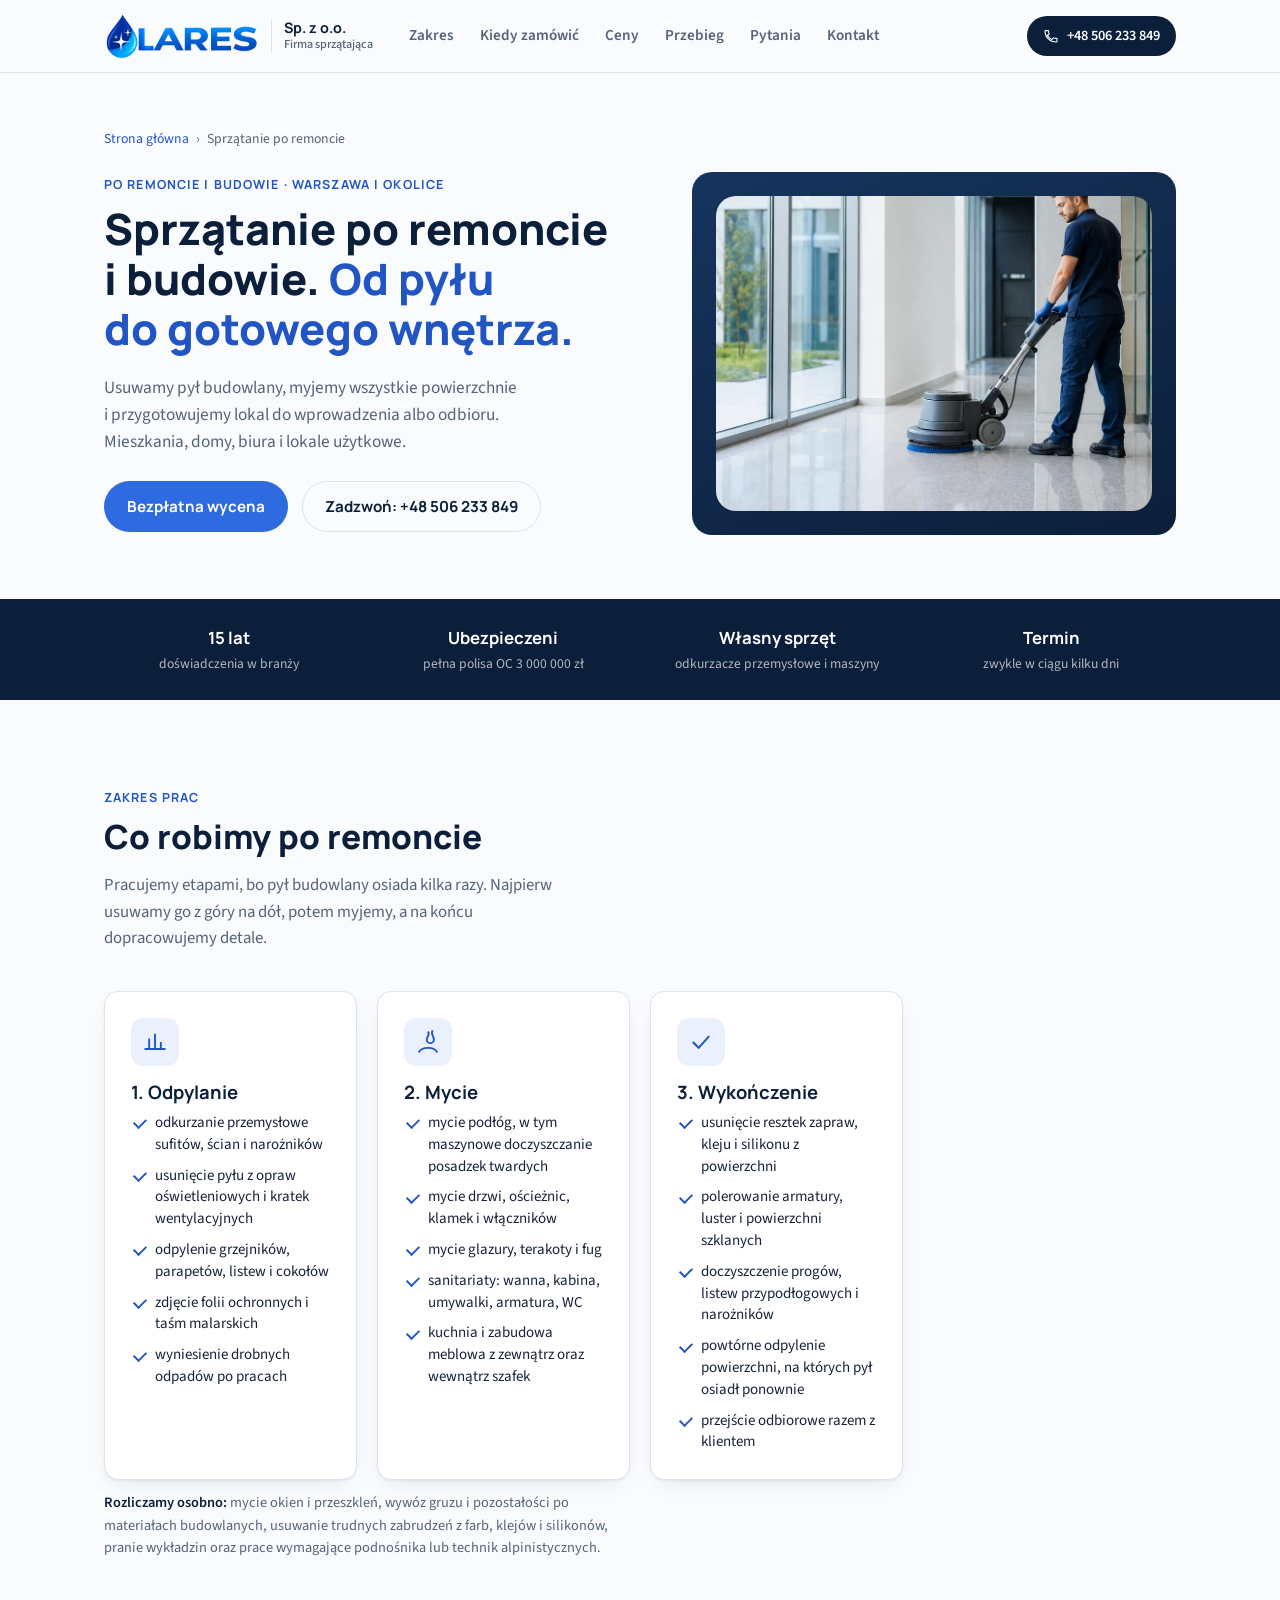
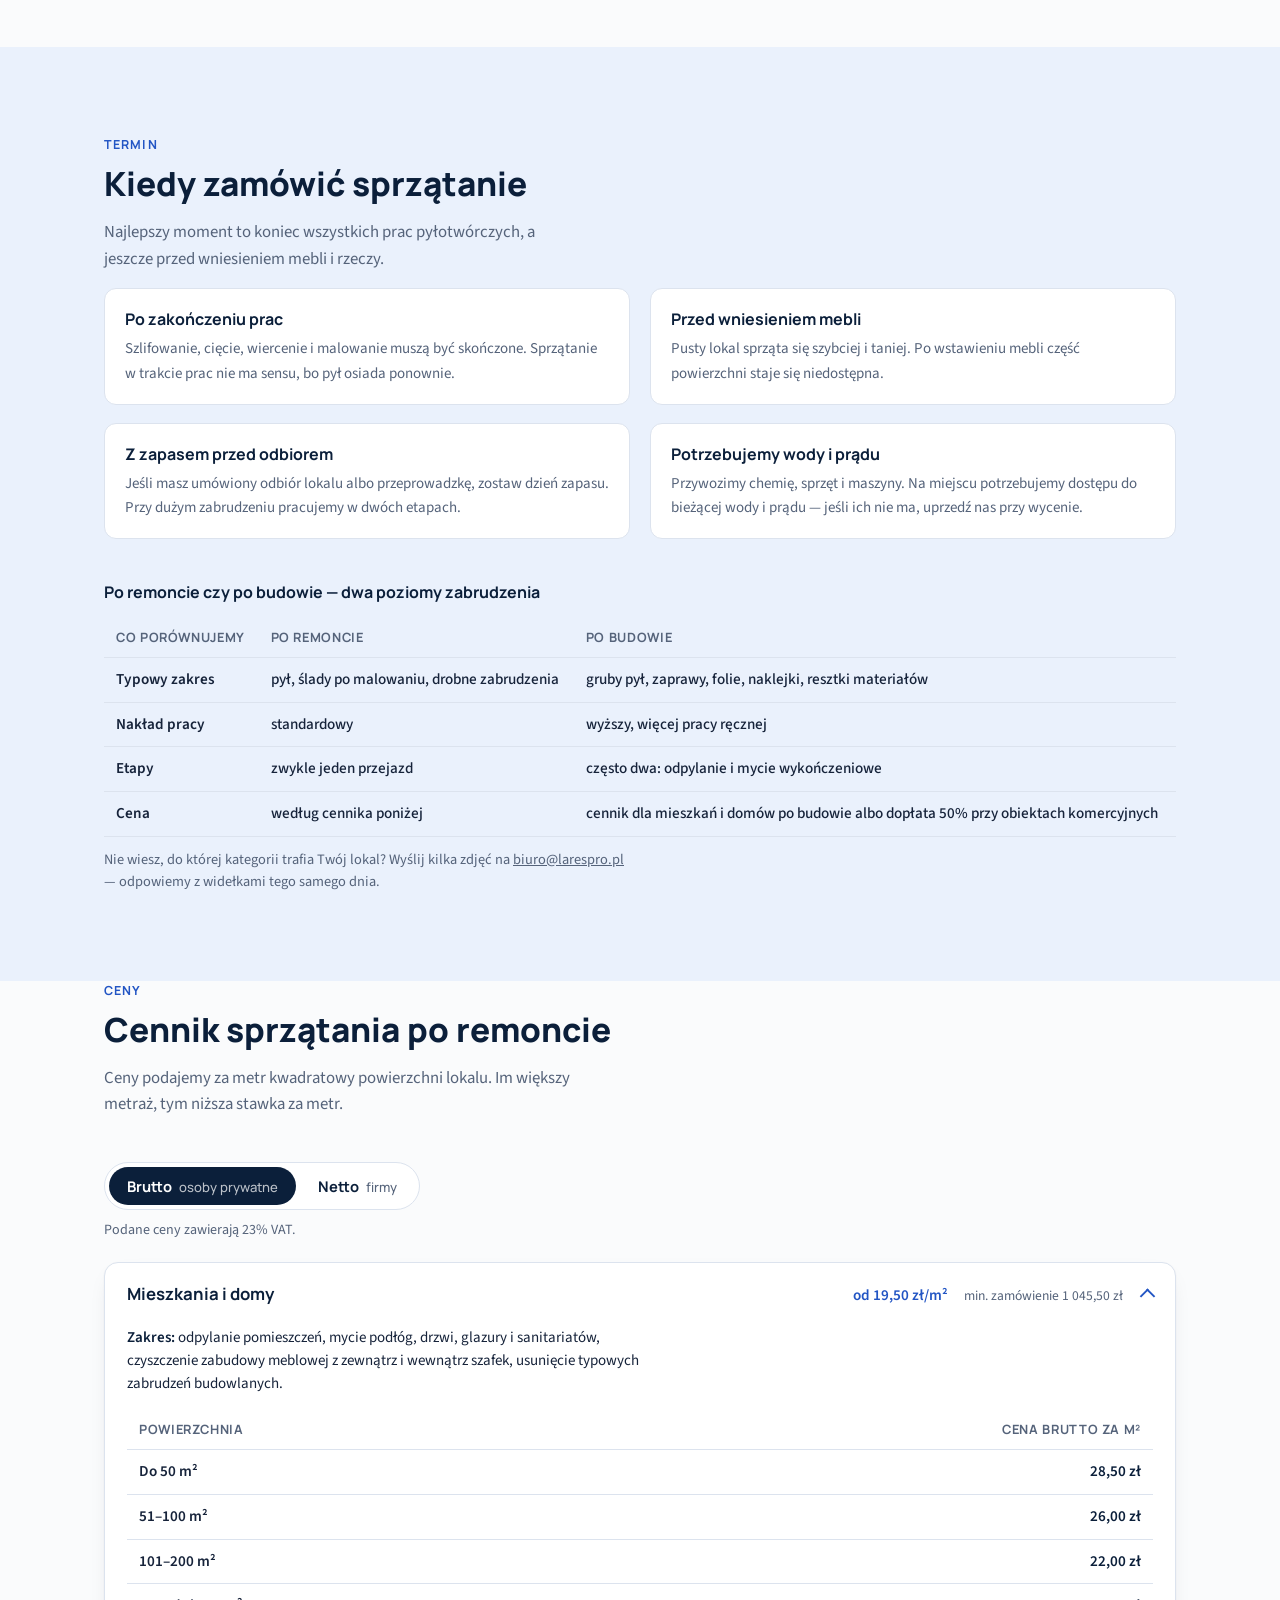
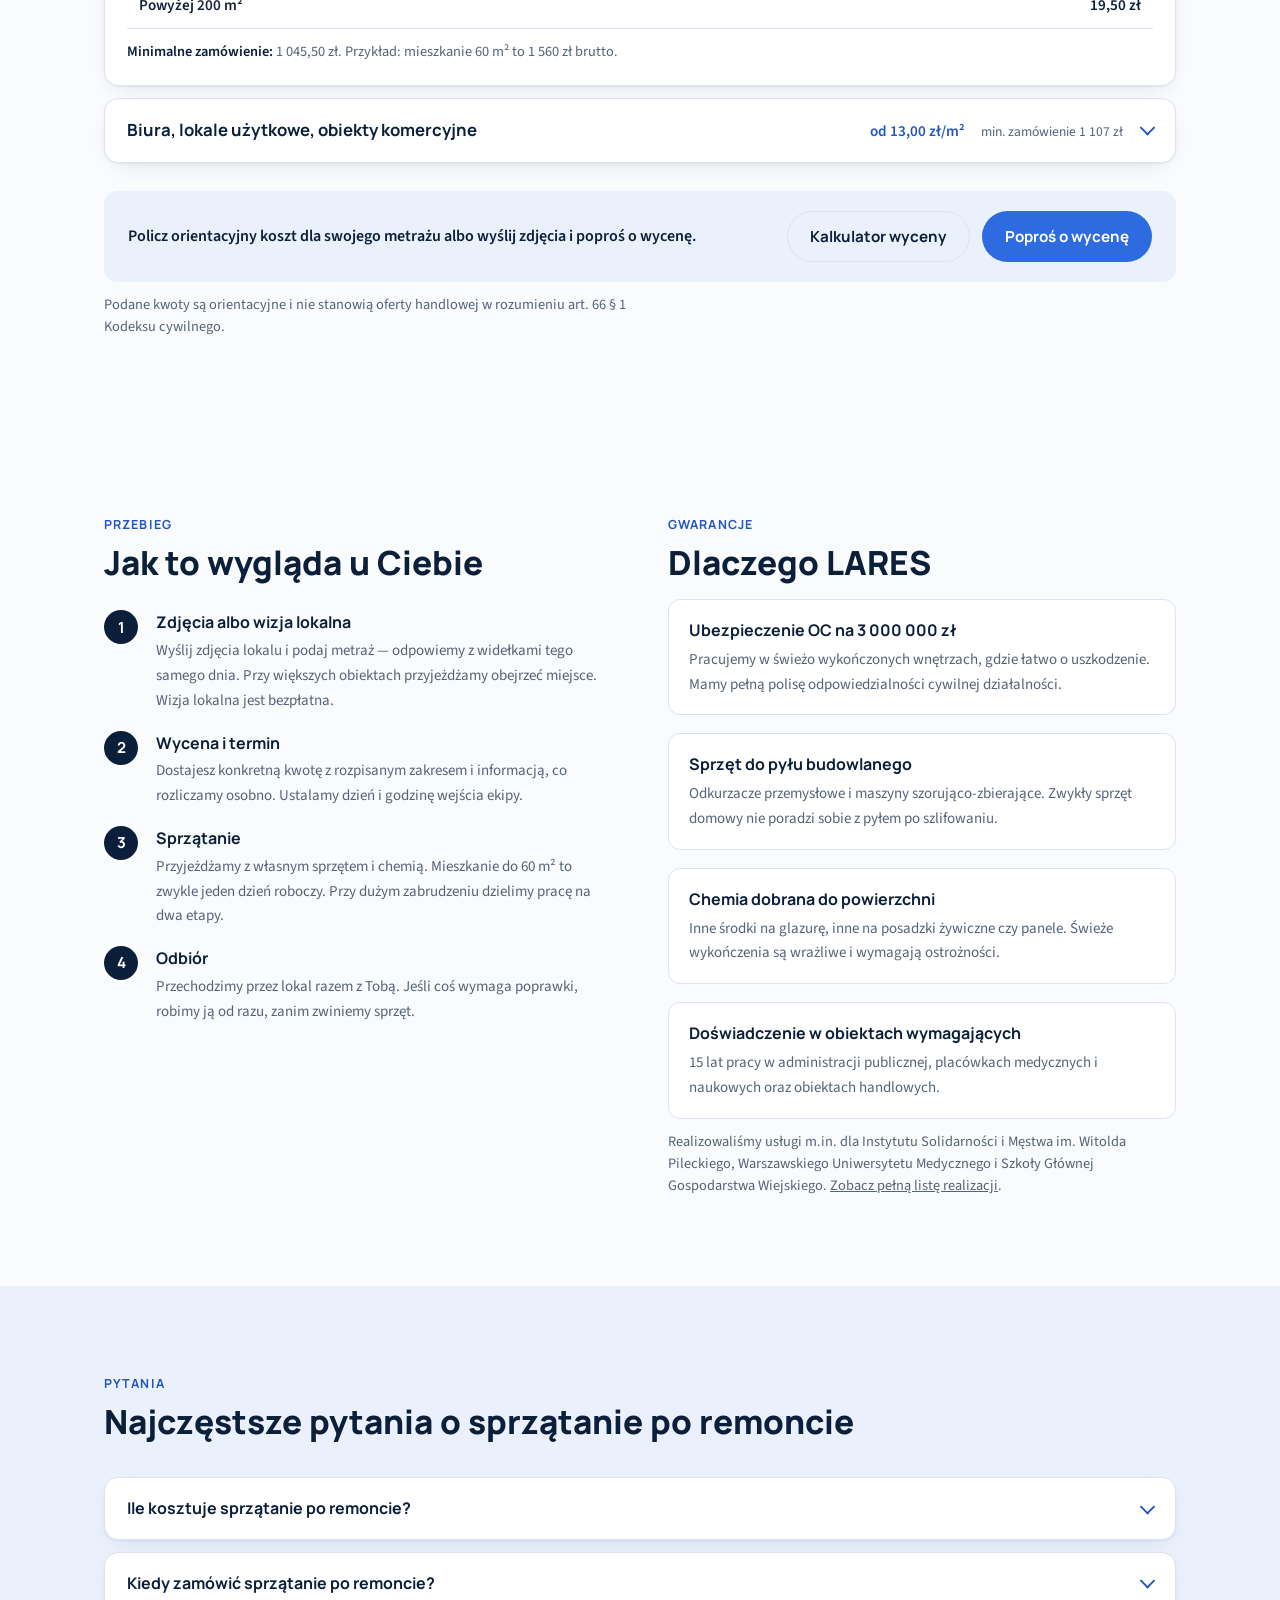
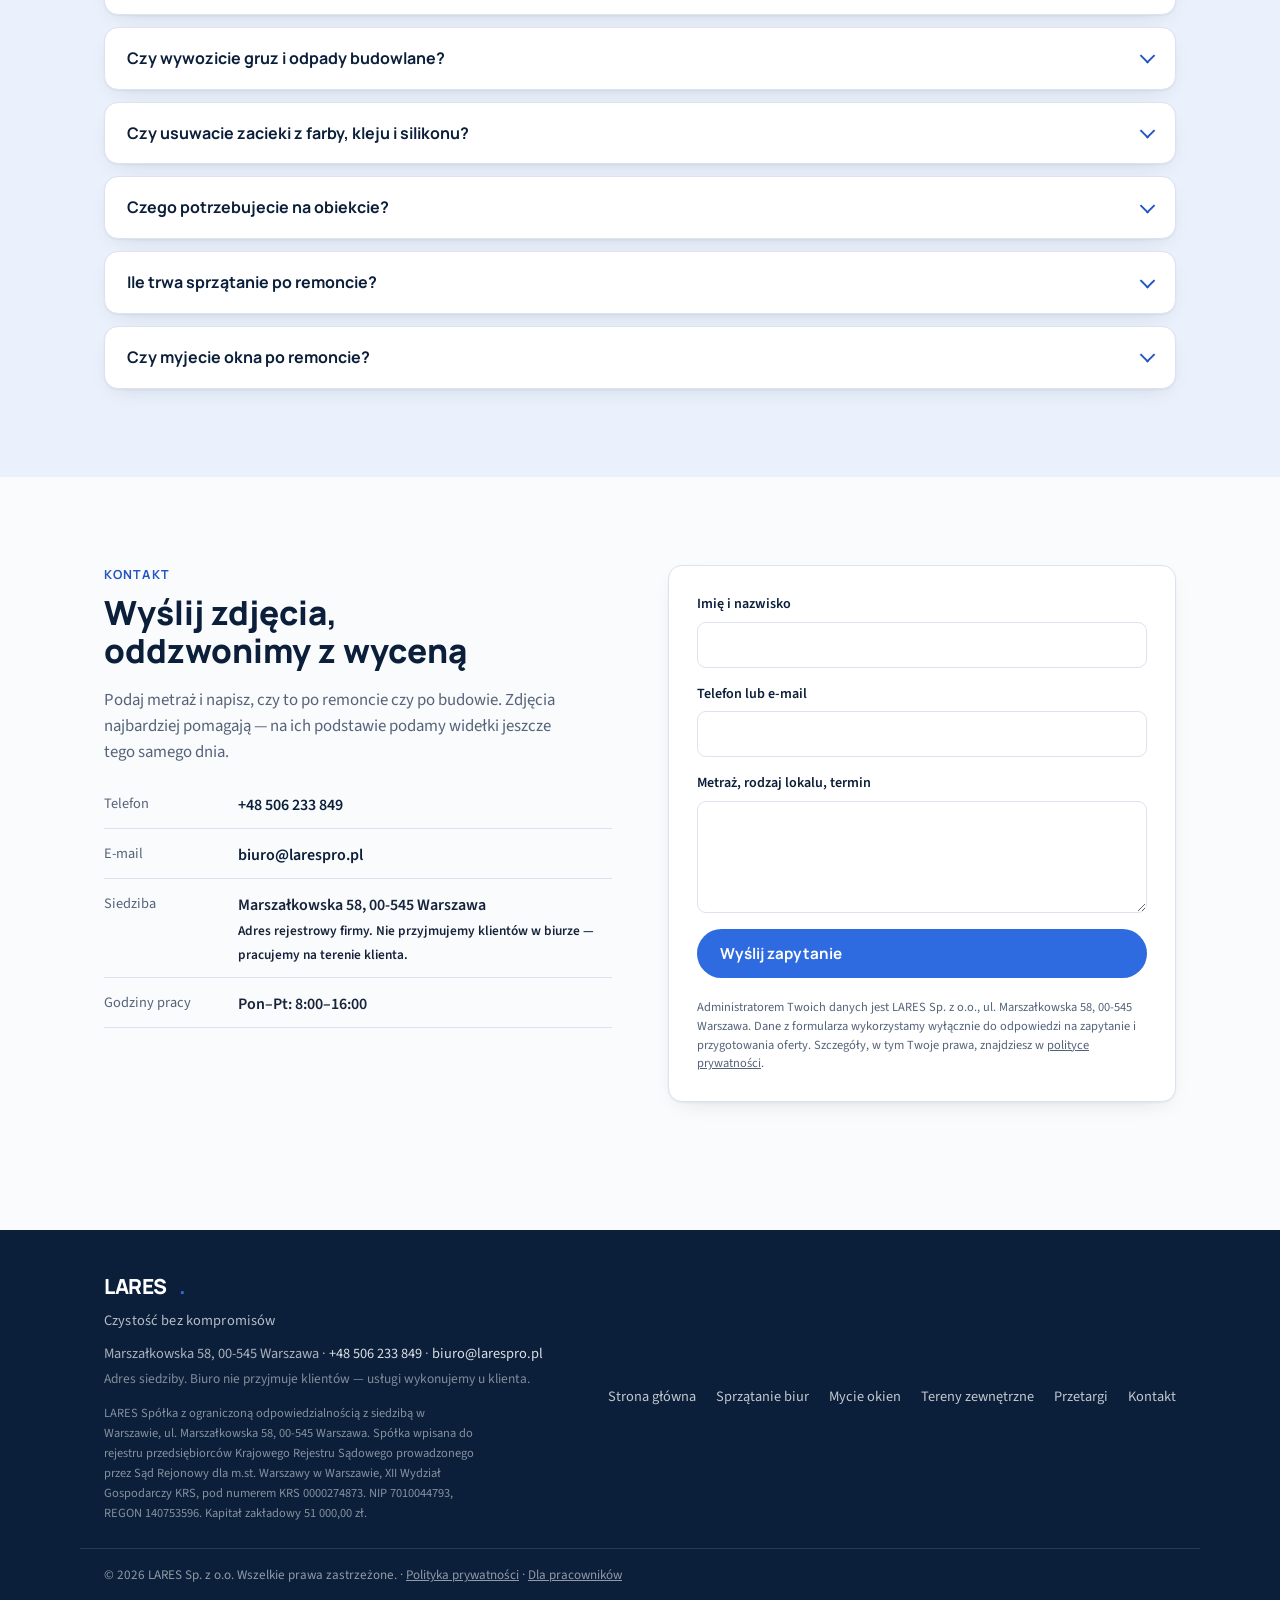
<file: sprzatanie-po-remoncie.html>
<!DOCTYPE html>
<html lang="pl">
<head>
<meta charset="UTF-8">
<meta name="viewport" content="width=device-width, initial-scale=1.0">
<title>Sprzątanie po remoncie Warszawa — cennik | LARES</title>
<meta name="description" content="Sprzątanie po remoncie i budowie w Warszawie: odpylanie, mycie, zabrudzenia budowlane. Cennik za m². OC 3 000 000 zł. Bezpłatna wycena.">
<link rel="canonical" href="https://larespro.pl/sprzatanie-po-remoncie.html">
<link rel="icon" href="images/favicon.png" type="image/png">
<link rel="apple-touch-icon" href="images/apple-touch-icon.png">
<meta property="og:type" content="website">
<meta property="og:title" content="Sprzątanie po remoncie i budowie — Warszawa | LARES Sp. z o.o.">
<meta property="og:description" content="Odpylanie, mycie i usuwanie zabrudzeń budowlanych. Cennik za m² dla mieszkań, domów, biur i lokali w Warszawie.">
<meta property="og:url" content="https://larespro.pl/sprzatanie-po-remoncie.html">
<meta property="og:locale" content="pl_PL">
<meta property="og:image" content="https://larespro.pl/images/og-cover.jpg">
<link rel="stylesheet" href="fonts.css">
<link rel="stylesheet" href="style.css">
<script type="application/ld+json">
{
  "@context": "https://schema.org",
  "@graph": [
    {
      "@type": "BreadcrumbList",
      "itemListElement": [
        { "@type": "ListItem", "position": 1, "name": "Strona główna", "item": "https://larespro.pl/" },
        { "@type": "ListItem", "position": 2, "name": "Sprzątanie po remoncie", "item": "https://larespro.pl/sprzatanie-po-remoncie.html" }
      ]
    },
    {
      "@type": "Service",
      "name": "Sprzątanie po remoncie i budowie",
      "serviceType": "Sprzątanie poremontowe i pobudowlane",
      "description": "Odpylanie, mycie i usuwanie zabrudzeń budowlanych w mieszkaniach, domach, biurach i lokalach użytkowych w Warszawie i województwie mazowieckim.",
      "provider": {
        "@type": "LocalBusiness",
        "name": "LARES Sp. z o.o.",
        "legalName": "LARES Spółka z ograniczoną odpowiedzialnością",
        "telephone": "+48506233849",
        "email": "biuro@larespro.pl",
        "vatID": "PL7010044793",
        "url": "https://larespro.pl/",
        "address": {
          "@type": "PostalAddress",
          "streetAddress": "Marszałkowska 58",
          "postalCode": "00-545",
          "addressLocality": "Warszawa",
          "addressCountry": "PL"
        }
      },
      "areaServed": { "@type": "AdministrativeArea", "name": "Warszawa i województwo mazowieckie" }
    },
    {
      "@type": "FAQPage",
      "mainEntity": [
        {
          "@type": "Question",
          "name": "Ile kosztuje sprzątanie po remoncie?",
          "acceptedAnswer": { "@type": "Answer", "text": "Mieszkanie o powierzchni 60 m² po remoncie to zwykle od 1 260 zł netto, a biuro o powierzchni 200 m² od 2 900 zł netto. Cena zależy od metrażu i stopnia zabrudzenia. Minimalne zamówienie wynosi 850 zł netto dla mieszkań i domów oraz 900 zł netto dla obiektów komercyjnych." }
        },
        {
          "@type": "Question",
          "name": "Kiedy zamówić sprzątanie po remoncie?",
          "acceptedAnswer": { "@type": "Answer", "text": "Po zakończeniu wszystkich prac pyłotwórczych — szlifowania, cięcia, wiercenia i malowania — a przed wniesieniem mebli i rzeczy. Sprzątanie w trakcie prac nie ma sensu, bo pył osiada ponownie. Jeśli ekipa budowlana jeszcze wraca na poprawki, lepiej poczekać." }
        },
        {
          "@type": "Question",
          "name": "Czy wywozicie gruz i odpady budowlane?",
          "acceptedAnswer": { "@type": "Answer", "text": "Wywóz gruzu i pozostałości po materiałach budowlanych rozliczamy osobno, poza ceną za metr kwadratowy. W cenie sprzątania jest usunięcie pyłu i typowych, lekkich zabrudzeń budowlanych oraz wyniesienie drobnych odpadów." }
        },
        {
          "@type": "Question",
          "name": "Czy usuwacie zacieki z farby, kleju i silikonu?",
          "acceptedAnswer": { "@type": "Answer", "text": "Tak, ale rozliczamy to osobno. Zaschnięta farba, klej, silikon, zaprawa i folie ochronne wymagają ręcznej pracy i specjalistycznych środków, więc wyceniamy je po obejrzeniu obiektu albo zdjęć." }
        },
        {
          "@type": "Question",
          "name": "Czego potrzebujecie na obiekcie?",
          "acceptedAnswer": { "@type": "Answer", "text": "Dostępu do bieżącej wody i prądu oraz możliwości wyniesienia zużytej wody. Chemię, sprzęt i maszyny przywozimy ze sobą. Jeśli w budynku nie ma jeszcze wody lub prądu, trzeba nas o tym uprzedzić przy wycenie." }
        },
        {
          "@type": "Question",
          "name": "Ile trwa sprzątanie po remoncie?",
          "acceptedAnswer": { "@type": "Answer", "text": "Mieszkanie o powierzchni do 60 m² zajmuje zwykle jeden dzień roboczy. Większe obiekty i mocno zabrudzone powierzchnie realizujemy w dwóch etapach: najpierw odpylanie zgrubne, potem mycie wykończeniowe." }
        },
        {
          "@type": "Question",
          "name": "Czy myjecie okna po remoncie?",
          "acceptedAnswer": { "@type": "Answer", "text": "Mycie okien wyceniamy osobno, bo po pracach budowlanych szyby i ramy wymagają usunięcia zapraw, folii i naklejek. Prace na wysokości, z podnośnika lub technikami alpinistycznymi, również wyceniamy indywidualnie." }
        }
      ]
    }
  ]
}
</script>
</head>
<body>

<a class="skip-link" href="#glowna-tresc">Przejdź do treści</a>

<!-- ============================== NAGŁÓWEK ============================== -->
<header class="site-header">
  <div class="wrap header-row">
    <a href="./" class="logo" aria-label="LARES Sp. z o.o. — firma sprzątająca, strona główna"><img src="images/logo.webp" alt="LARES – sprzątanie biur i obiektów" width="444" height="132" style="height:46px;width:auto;display:block;"><span class="logo-text" aria-hidden="true"><strong>Sp. z o.o.</strong><span>Firma sprzątająca</span></span></a>
    <nav class="main-nav" id="main-nav" aria-label="Nawigacja główna">
      <a href="#zakres">Zakres</a>
      <a href="#kiedy">Kiedy zamówić</a>
      <a href="#ceny">Ceny</a>
      <a href="#przebieg">Przebieg</a>
      <a href="#pytania">Pytania</a>
      <a href="#kontakt">Kontakt</a>
    </nav>
    <a class="phone-pill" href="tel:+48506233849" aria-label="Zadzwoń: +48 506 233 849">
      <svg width="16" height="16" viewBox="0 0 24 24" fill="none" aria-hidden="true"><path d="M6.6 10.8c1.4 2.8 3.8 5.1 6.6 6.6l2.2-2.2c.3-.3.7-.4 1-.2 1.1.4 2.3.6 3.6.6.6 0 1 .4 1 1V20c0 .6-.4 1-1 1C10.3 21 3 13.7 3 4.9c0-.6.4-1 1-1h3.4c.6 0 1 .4 1 1 0 1.3.2 2.5.6 3.6.1.4 0 .8-.2 1L6.6 10.8z" stroke="currentColor" stroke-width="1.6"/></svg>
      <span class="phone-pill-num">+48 506 233 849</span><span class="phone-pill-short">Zadzwoń</span>
    </a>
    <button type="button" class="nav-toggle" aria-expanded="false" aria-controls="main-nav" aria-label="Otwórz menu">
      <span></span><span></span><span></span>
    </button>
  </div>
</header>

<main id="glowna-tresc">

  <!-- ============================== HERO ============================== -->
  <section class="hero">
    <div class="wrap">
      <nav class="breadcrumb" aria-label="Ścieżka nawigacji">
        <a href="./">Strona główna</a> <span aria-hidden="true">›</span> <span>Sprzątanie po remoncie</span>
      </nav>
    </div>
    <div class="wrap hero-grid">
      <div class="hero-copy">
        <p class="eyebrow">Po remoncie i budowie · Warszawa i okolice</p>
        <h1>Sprzątanie po remoncie i&nbsp;budowie. <span class="h1-accent">Od&nbsp;pyłu do&nbsp;gotowego wnętrza.</span></h1>
        <p class="hero-lead">Usuwamy pył budowlany, myjemy wszystkie powierzchnie i przygotowujemy lokal do wprowadzenia albo odbioru. Mieszkania, domy, biura i lokale użytkowe.</p>
        <div class="hero-actions">
          <a href="#kontakt" class="btn btn-primary">Bezpłatna wycena</a>
          <a href="tel:+48506233849" class="btn btn-ghost">Zadzwoń: +48 506 233 849</a>
        </div>
      </div>
      <div class="hero-media">
        <img src="images/lares-biura.webp" alt="Pracownik LARES czyszczący maszynowo podłogę w przeszklonym wnętrzu" width="900" height="1274" fetchpriority="high" style="width:100%;height:100%;object-fit:cover;object-position:center 78%;border-radius:20px;">
      </div>
    </div>

    <div class="trust-bar">
      <div class="wrap trust-row">
        <div class="trust-item"><strong>15 lat</strong><span>doświadczenia w branży</span></div>
        <div class="trust-item"><strong>Ubezpieczeni</strong><span>pełna polisa OC 3 000 000 zł</span></div>
        <div class="trust-item"><strong>Własny sprzęt</strong><span>odkurzacze przemysłowe i maszyny</span></div>
        <div class="trust-item"><strong>Termin</strong><span>zwykle w ciągu kilku dni</span></div>
      </div>
    </div>
  </section>

  <!-- ============================== ZAKRES ============================== -->
  <section id="zakres" class="section">
    <div class="wrap">
      <p class="section-eyebrow">Zakres prac</p>
      <h2>Co robimy po remoncie</h2>
      <p class="section-lead">Pracujemy etapami, bo pył budowlany osiada kilka razy. Najpierw usuwamy go z góry na dół, potem myjemy, a na końcu dopracowujemy detale.</p>

      <div class="offer-grid">

        <article class="offer-card">
          <div class="offer-icon" aria-hidden="true">
            <svg width="28" height="28" viewBox="0 0 24 24" fill="none"><path d="M3 18h18M7 18V9m5 9V5m5 13v-6" stroke="currentColor" stroke-width="1.6"/></svg>
          </div>
          <h3>1. Odpylanie</h3>
          <ul class="check-list">
            <li>odkurzanie przemysłowe sufitów, ścian i narożników</li>
            <li>usunięcie pyłu z opraw oświetleniowych i kratek wentylacyjnych</li>
            <li>odpylenie grzejników, parapetów, listew i cokołów</li>
            <li>zdjęcie folii ochronnych i taśm malarskich</li>
            <li>wyniesienie drobnych odpadów po pracach</li>
          </ul>
        </article>

        <article class="offer-card">
          <div class="offer-icon" aria-hidden="true">
            <svg width="28" height="28" viewBox="0 0 24 24" fill="none"><path d="M12 3c2 3-1 4-1 7a3 3 0 106 0c0-3-3-5-1-8" stroke="currentColor" stroke-width="1.6"/><path d="M4 21c2-4 6-4 8-4s6 0 8 4" stroke="currentColor" stroke-width="1.6"/></svg>
          </div>
          <h3>2. Mycie</h3>
          <ul class="check-list">
            <li>mycie podłóg, w tym maszynowe doczyszczanie posadzek twardych</li>
            <li>mycie drzwi, ościeżnic, klamek i włączników</li>
            <li>mycie glazury, terakoty i fug</li>
            <li>sanitariaty: wanna, kabina, umywalki, armatura, WC</li>
            <li>kuchnia i zabudowa meblowa z zewnątrz oraz wewnątrz szafek</li>
          </ul>
        </article>

        <article class="offer-card">
          <div class="offer-icon" aria-hidden="true">
            <svg width="28" height="28" viewBox="0 0 24 24" fill="none"><path d="M5 12l5 5 9-10" stroke="currentColor" stroke-width="1.8"/></svg>
          </div>
          <h3>3. Wykończenie</h3>
          <ul class="check-list">
            <li>usunięcie resztek zapraw, kleju i silikonu z powierzchni</li>
            <li>polerowanie armatury, luster i powierzchni szklanych</li>
            <li>doczyszczenie progów, listew przypodłogowych i narożników</li>
            <li>powtórne odpylenie powierzchni, na których pył osiadł ponownie</li>
            <li>przejście odbiorowe razem z klientem</li>
          </ul>
        </article>

      </div>

      <p class="price-note"><strong>Rozliczamy osobno:</strong> mycie okien i przeszkleń, wywóz gruzu i pozostałości po materiałach budowlanych, usuwanie trudnych zabrudzeń z farb, klejów i silikonów, pranie wykładzin oraz prace wymagające podnośnika lub technik alpinistycznych.</p>
    </div>
  </section>

  <!-- ============================== KIEDY ============================== -->
  <section id="kiedy" class="section section-tint">
    <div class="wrap">
      <p class="section-eyebrow">Termin</p>
      <h2>Kiedy zamówić sprzątanie</h2>
      <p class="section-lead">Najlepszy moment to koniec wszystkich prac pyłotwórczych, a jeszcze przed wniesieniem mebli i rzeczy.</p>

      <ul class="guarantee-list guarantee-list-2">
        <li><strong>Po zakończeniu prac</strong><span>Szlifowanie, cięcie, wiercenie i malowanie muszą być skończone. Sprzątanie w trakcie prac nie ma sensu, bo pył osiada ponownie.</span></li>
        <li><strong>Przed wniesieniem mebli</strong><span>Pusty lokal sprząta się szybciej i taniej. Po wstawieniu mebli część powierzchni staje się niedostępna.</span></li>
        <li><strong>Z zapasem przed odbiorem</strong><span>Jeśli masz umówiony odbiór lokalu albo przeprowadzkę, zostaw dzień zapasu. Przy dużym zabrudzeniu pracujemy w dwóch etapach.</span></li>
        <li><strong>Potrzebujemy wody i prądu</strong><span>Przywozimy chemię, sprzęt i maszyny. Na miejscu potrzebujemy dostępu do bieżącej wody i prądu — jeśli ich nie ma, uprzedź nas przy wycenie.</span></li>
      </ul>

      <h3 class="references-heading">Po remoncie czy po budowie — dwa poziomy zabrudzenia</h3>
      <div class="price-table-wrap">
        <table class="price-table price-table-text">
          <caption class="visually-hidden">Różnice między sprzątaniem po remoncie a po budowie</caption>
          <thead><tr><th scope="col">Co porównujemy</th><th scope="col">Po remoncie</th><th scope="col">Po budowie</th></tr></thead>
          <tbody>
            <tr><th scope="row">Typowy zakres</th><td class="td-text">pył, ślady po malowaniu, drobne zabrudzenia</td><td class="td-text">gruby pył, zaprawy, folie, naklejki, resztki materiałów</td></tr>
            <tr><th scope="row">Nakład pracy</th><td class="td-text">standardowy</td><td class="td-text">wyższy, więcej pracy ręcznej</td></tr>
            <tr><th scope="row">Etapy</th><td class="td-text">zwykle jeden przejazd</td><td class="td-text">często dwa: odpylanie i mycie wykończeniowe</td></tr>
            <tr><th scope="row">Cena</th><td class="td-text">według cennika poniżej</td><td class="td-text">cennik dla mieszkań i domów po budowie albo dopłata 50% przy obiektach komercyjnych</td></tr>
          </tbody>
        </table>
      </div>
      <p class="price-note">Nie wiesz, do której kategorii trafia Twój lokal? Wyślij kilka zdjęć na <a href="mailto:biuro@larespro.pl">biuro@larespro.pl</a> — odpowiemy z widełkami tego samego dnia.</p>
    </div>
  </section>

  <!-- ============================== CENY ============================== -->
  <section id="ceny" class="section section-cennik">
    <div class="wrap">
      <p class="section-eyebrow">Ceny</p>
      <h2>Cennik sprzątania po remoncie</h2>
      <p class="section-lead">Ceny podajemy za metr kwadratowy powierzchni lokalu. Im większy metraż, tym niższa stawka za metr.</p>

      <div class="vat-switch" role="group" aria-label="Pokaż ceny brutto lub netto">
        <button type="button" class="vat-btn is-active" data-vat="brutto" aria-pressed="true">Brutto <span>osoby prywatne</span></button>
        <button type="button" class="vat-btn" data-vat="netto" aria-pressed="false">Netto <span>firmy</span></button>
      </div>
      <p class="vat-info" id="vat-info">Podane ceny zawierają 23% VAT.</p>

      <div class="price-list">

        <details class="price-item" open>
          <summary>
            <span class="price-item-title">Mieszkania i domy</span>
            <span class="price-item-meta"><span class="price-item-from">od <span class="js-price" data-netto="16,00 zł/m²" data-brutto="19,50 zł/m²">19,50 zł/m²</span></span><span class="price-item-min">min. zamówienie <span class="js-price" data-netto="850 zł" data-brutto="1 045,50 zł">1 045,50 zł</span></span></span>
          </summary>
          <div class="price-item-body">
            <p class="price-scope"><strong>Zakres:</strong> odpylanie pomieszczeń, mycie podłóg, drzwi, glazury i sanitariatów, czyszczenie zabudowy meblowej z zewnątrz i wewnątrz szafek, usunięcie typowych zabrudzeń budowlanych.</p>
            <div class="price-table-wrap">
              <table class="price-table">
                <caption class="visually-hidden">Sprzątanie po budowie — mieszkania i domy</caption>
                <thead><tr><th scope="col">Powierzchnia</th><th scope="col">Cena <span class="js-vat-word">brutto</span> za m²</th></tr></thead>
                <tbody>
                  <tr><th scope="row">Do 50 m²</th><td><span class="js-price" data-netto="23,00 zł" data-brutto="28,50 zł">28,50 zł</span></td></tr>
                  <tr><th scope="row">51–100 m²</th><td><span class="js-price" data-netto="21,00 zł" data-brutto="26,00 zł">26,00 zł</span></td></tr>
                  <tr><th scope="row">101–200 m²</th><td><span class="js-price" data-netto="18,00 zł" data-brutto="22,00 zł">22,00 zł</span></td></tr>
                  <tr><th scope="row">Powyżej 200 m²</th><td><span class="js-price" data-netto="16,00 zł" data-brutto="19,50 zł">19,50 zł</span></td></tr>
                </tbody>
              </table>
            </div>
            <p class="price-note"><strong>Minimalne zamówienie:</strong> <span class="js-price" data-netto="850 zł" data-brutto="1 045,50 zł">1 045,50 zł</span>. Przykład: mieszkanie 60 m² to <span class="js-price" data-netto="1 260 zł netto" data-brutto="1 560 zł brutto">1 560 zł brutto</span>.</p>
          </div>
        </details>

        <details class="price-item">
          <summary>
            <span class="price-item-title">Biura, lokale użytkowe, obiekty komercyjne</span>
            <span class="price-item-meta"><span class="price-item-from">od <span class="js-price" data-netto="10,50 zł/m²" data-brutto="13,00 zł/m²">13,00 zł/m²</span></span><span class="price-item-min">min. zamówienie <span class="js-price" data-netto="900 zł" data-brutto="1 107 zł">1 107 zł</span></span></span>
          </summary>
          <div class="price-item-body">
            <p class="price-scope"><strong>Zakres:</strong> odpylanie pomieszczeń, czyszczenie dostępnych powierzchni, drzwi, podłóg, zabudowy z zewnątrz i sanitariatów oraz usunięcie typowych, lekkich zabrudzeń budowlanych.</p>
            <div class="price-table-wrap">
              <table class="price-table">
                <caption class="visually-hidden">Sprzątanie po remoncie — obiekty komercyjne</caption>
                <thead><tr><th scope="col">Powierzchnia</th><th scope="col">Cena <span class="js-vat-word">brutto</span> za m²</th></tr></thead>
                <tbody>
                  <tr><th scope="row">Do 100 m²</th><td><span class="js-price" data-netto="17,00 zł" data-brutto="21,00 zł">21,00 zł</span></td></tr>
                  <tr><th scope="row">101–300 m²</th><td><span class="js-price" data-netto="14,50 zł" data-brutto="18,00 zł">18,00 zł</span></td></tr>
                  <tr><th scope="row">301–1000 m²</th><td><span class="js-price" data-netto="12,00 zł" data-brutto="15,00 zł">15,00 zł</span></td></tr>
                  <tr><th scope="row">Powyżej 1000 m²</th><td><span class="js-price" data-netto="10,50 zł" data-brutto="13,00 zł">13,00 zł</span></td></tr>
                </tbody>
              </table>
            </div>
            <p class="price-note"><strong>Minimalne zamówienie:</strong> <span class="js-price" data-netto="900 zł" data-brutto="1 107 zł">1 107 zł</span>. <strong>Sprzątanie po budowie</strong> (typowe ślady prac budowlanych): dopłata 50%. Prace z podnośnika lub technikami alpinistycznymi wyceniamy osobno.</p>
            <p class="price-note">Po zakończeniu prac możemy od razu przejść na stałą obsługę obiektu — zobacz <a href="sprzatanie-biur.html">sprzątanie biur: zakres i ceny miesięczne</a>.</p>
          </div>
        </details>

      </div>

      <div class="price-cta">
        <p>Policz orientacyjny koszt dla swojego metrażu albo wyślij zdjęcia i poproś o wycenę.</p>
        <span class="price-cta-actions">
          <a href="./#wycena" class="btn btn-ghost">Kalkulator wyceny</a>
          <a href="#kontakt" class="btn btn-primary">Poproś o wycenę</a>
        </span>
      </div>
      <p class="price-note">Podane kwoty są orientacyjne i nie stanowią oferty handlowej w rozumieniu art. 66 § 1 Kodeksu cywilnego.</p>
    </div>
  </section>

  <!-- ============================== PRZEBIEG ============================== -->
  <section id="przebieg" class="section">
    <div class="wrap gwarancje-grid">
      <div>
        <p class="section-eyebrow">Przebieg</p>
        <h2>Jak to wygląda u Ciebie</h2>
        <ol class="step-list">
          <li><strong>Zdjęcia albo wizja lokalna</strong><span>Wyślij zdjęcia lokalu i podaj metraż — odpowiemy z widełkami tego samego dnia. Przy większych obiektach przyjeżdżamy obejrzeć miejsce. Wizja lokalna jest bezpłatna.</span></li>
          <li><strong>Wycena i termin</strong><span>Dostajesz konkretną kwotę z rozpisanym zakresem i informacją, co rozliczamy osobno. Ustalamy dzień i godzinę wejścia ekipy.</span></li>
          <li><strong>Sprzątanie</strong><span>Przyjeżdżamy z własnym sprzętem i chemią. Mieszkanie do 60 m² to zwykle jeden dzień roboczy. Przy dużym zabrudzeniu dzielimy pracę na dwa etapy.</span></li>
          <li><strong>Odbiór</strong><span>Przechodzimy przez lokal razem z Tobą. Jeśli coś wymaga poprawki, robimy ją od razu, zanim zwiniemy sprzęt.</span></li>
        </ol>
      </div>
      <div>
        <p class="section-eyebrow">Gwarancje</p>
        <h2>Dlaczego LARES</h2>
        <ul class="guarantee-list">
          <li><strong>Ubezpieczenie OC na 3 000 000 zł</strong><span>Pracujemy w świeżo wykończonych wnętrzach, gdzie łatwo o uszkodzenie. Mamy pełną polisę odpowiedzialności cywilnej działalności.</span></li>
          <li><strong>Sprzęt do pyłu budowlanego</strong><span>Odkurzacze przemysłowe i maszyny szorująco-zbierające. Zwykły sprzęt domowy nie poradzi sobie z pyłem po szlifowaniu.</span></li>
          <li><strong>Chemia dobrana do powierzchni</strong><span>Inne środki na glazurę, inne na posadzki żywiczne czy panele. Świeże wykończenia są wrażliwe i wymagają ostrożności.</span></li>
          <li><strong>Doświadczenie w obiektach wymagających</strong><span>15 lat pracy w administracji publicznej, placówkach medycznych i naukowych oraz obiektach handlowych.</span></li>
        </ul>
        <p class="price-note">Realizowaliśmy usługi m.in. dla Instytutu Solidarności i Męstwa im. Witolda Pileckiego, Warszawskiego Uniwersytetu Medycznego i Szkoły Głównej Gospodarstwa Wiejskiego. <a href="./#zaufali-nam">Zobacz pełną listę realizacji</a>.</p>
      </div>
    </div>
  </section>

  <!-- ============================== PYTANIA ============================== -->
  <section id="pytania" class="section section-tint">
    <div class="wrap">
      <p class="section-eyebrow">Pytania</p>
      <h2>Najczęstsze pytania o sprzątanie po remoncie</h2>

      <div class="price-list faq-list">

        <details class="price-item">
          <summary><span class="price-item-title">Ile kosztuje sprzątanie po remoncie?</span></summary>
          <div class="price-item-body">
            <p class="price-scope">Mieszkanie o powierzchni 60 m² po remoncie to zwykle od 1 260 zł netto, a biuro o powierzchni 200 m² od 2 900 zł netto. Cena zależy od metrażu i stopnia zabrudzenia. Minimalne zamówienie wynosi 850 zł netto dla mieszkań i domów oraz 900 zł netto dla obiektów komercyjnych.</p>
          </div>
        </details>

        <details class="price-item">
          <summary><span class="price-item-title">Kiedy zamówić sprzątanie po remoncie?</span></summary>
          <div class="price-item-body">
            <p class="price-scope">Po zakończeniu wszystkich prac pyłotwórczych — szlifowania, cięcia, wiercenia i malowania — a przed wniesieniem mebli i rzeczy. Sprzątanie w trakcie prac nie ma sensu, bo pył osiada ponownie. Jeśli ekipa budowlana jeszcze wraca na poprawki, lepiej poczekać.</p>
          </div>
        </details>

        <details class="price-item">
          <summary><span class="price-item-title">Czy wywozicie gruz i odpady budowlane?</span></summary>
          <div class="price-item-body">
            <p class="price-scope">Wywóz gruzu i pozostałości po materiałach budowlanych rozliczamy osobno, poza ceną za metr kwadratowy. W cenie sprzątania jest usunięcie pyłu i typowych, lekkich zabrudzeń budowlanych oraz wyniesienie drobnych odpadów.</p>
          </div>
        </details>

        <details class="price-item">
          <summary><span class="price-item-title">Czy usuwacie zacieki z farby, kleju i silikonu?</span></summary>
          <div class="price-item-body">
            <p class="price-scope">Tak, ale rozliczamy to osobno. Zaschnięta farba, klej, silikon, zaprawa i folie ochronne wymagają ręcznej pracy i specjalistycznych środków, więc wyceniamy je po obejrzeniu obiektu albo zdjęć.</p>
          </div>
        </details>

        <details class="price-item">
          <summary><span class="price-item-title">Czego potrzebujecie na obiekcie?</span></summary>
          <div class="price-item-body">
            <p class="price-scope">Dostępu do bieżącej wody i prądu oraz możliwości wyniesienia zużytej wody. Chemię, sprzęt i maszyny przywozimy ze sobą. Jeśli w budynku nie ma jeszcze wody lub prądu, trzeba nas o tym uprzedzić przy wycenie.</p>
          </div>
        </details>

        <details class="price-item">
          <summary><span class="price-item-title">Ile trwa sprzątanie po remoncie?</span></summary>
          <div class="price-item-body">
            <p class="price-scope">Mieszkanie o powierzchni do 60 m² zajmuje zwykle jeden dzień roboczy. Większe obiekty i mocno zabrudzone powierzchnie realizujemy w dwóch etapach: najpierw odpylanie zgrubne, potem mycie wykończeniowe.</p>
          </div>
        </details>

        <details class="price-item">
          <summary><span class="price-item-title">Czy myjecie okna po remoncie?</span></summary>
          <div class="price-item-body">
            <p class="price-scope">Mycie okien wyceniamy osobno, bo po pracach budowlanych szyby i ramy wymagają usunięcia zapraw, folii i naklejek. Prace na wysokości, z podnośnika lub technikami alpinistycznymi, również wyceniamy indywidualnie.</p>
          </div>
        </details>

      </div>
    </div>
  </section>

  <!-- ============================== KONTAKT ============================== -->
  <section id="kontakt" class="section">
    <div class="wrap kontakt-grid">
      <div class="kontakt-info">
        <p class="section-eyebrow">Kontakt</p>
        <h2>Wyślij zdjęcia, oddzwonimy z wyceną</h2>
        <p class="section-lead">Podaj metraż i napisz, czy to po remoncie czy po budowie. Zdjęcia najbardziej pomagają — na ich podstawie podamy widełki jeszcze tego samego dnia.</p>
        <dl class="nap-list">
          <div><dt>Telefon</dt><dd><a href="tel:+48506233849">+48 506 233 849</a></dd></div>
          <div><dt>E-mail</dt><dd><a href="mailto:biuro@larespro.pl">biuro@larespro.pl</a></dd></div>
          <div><dt>Siedziba</dt><dd>Marszałkowska 58, 00-545 Warszawa<br><small>Adres rejestrowy firmy. Nie przyjmujemy klientów w biurze — pracujemy na terenie klienta.</small></dd></div>
          <div><dt>Godziny pracy</dt><dd>Pon–Pt: 8:00–16:00</dd></div>
        </dl>
      </div>

      <form class="contact-form" id="contact-form">
        <div class="calc-field">
          <label for="c-name">Imię i nazwisko</label>
          <input type="text" id="c-name" name="name" required>
        </div>
        <div class="calc-field">
          <label for="c-phone">Telefon lub e-mail</label>
          <input type="text" id="c-phone" name="contact" required>
        </div>
        <div class="calc-field">
          <label for="c-message">Metraż, rodzaj lokalu, termin</label>
          <textarea id="c-message" name="message" rows="4" required></textarea>
        </div>
        <button type="submit" class="btn btn-primary">Wyślij zapytanie</button>
        <p class="form-rodo">Administratorem Twoich danych jest LARES Sp. z o.o., ul. Marszałkowska 58, 00-545 Warszawa. Dane z formularza wykorzystamy wyłącznie do odpowiedzi na zapytanie i przygotowania oferty. Szczegóły, w tym Twoje prawa, znajdziesz w <a href="polityka-prywatnosci.html">polityce prywatności</a>.</p>
      </form>
    </div>
  </section>

</main>

<!-- ============================== STOPKA ============================== -->
<footer class="site-footer">
  <div class="wrap footer-grid">
    <div>
      <p class="logo logo-footer">LARES<span class="logo-dot">.</span></p>
      <p class="footer-claim">Czystość bez kompromisów</p>
      <p class="footer-nap">Marszałkowska 58, 00-545 Warszawa · <a href="tel:+48506233849">+48 506 233 849</a> · <a href="mailto:biuro@larespro.pl">biuro@larespro.pl</a><br><span class="footer-adres-info">Adres siedziby. Biuro nie przyjmuje klientów — usługi wykonujemy u klienta.</span></p>
      <p class="footer-legal">LARES Spółka z ograniczoną odpowiedzialnością z siedzibą w Warszawie, ul. Marszałkowska 58, 00-545 Warszawa. Spółka wpisana do rejestru przedsiębiorców Krajowego Rejestru Sądowego prowadzonego przez Sąd Rejonowy dla m.st. Warszawy w Warszawie, XII Wydział Gospodarczy KRS, pod numerem KRS 0000274873. NIP 7010044793, REGON 140753596. Kapitał zakładowy 51 000,00 zł.</p>
    </div>
    <nav class="footer-nav" aria-label="Nawigacja w stopce">
      <a href="./">Strona główna</a>
      <a href="sprzatanie-biur.html">Sprzątanie biur</a>
      <a href="mycie-okien.html">Mycie okien</a>
      <a href="tereny-zewnetrzne.html">Tereny zewnętrzne</a>
      <a href="obiekty-publiczne-przetargi.html">Przetargi</a>
      <a href="#kontakt">Kontakt</a>
    </nav>
  </div>
  <div class="wrap footer-bottom">
    <p>© <span id="rok"></span> LARES Sp. z o.o. Wszelkie prawa zastrzeżone. · <a href="polityka-prywatnosci.html">Polityka prywatności</a> · <a href="https://przetargi.larespro.pl" rel="nofollow noopener noreferrer" target="_blank">Dla pracowników</a></p>
  </div>
</footer>

<script src="script.js" defer></script>
</body>
</html>
</file>
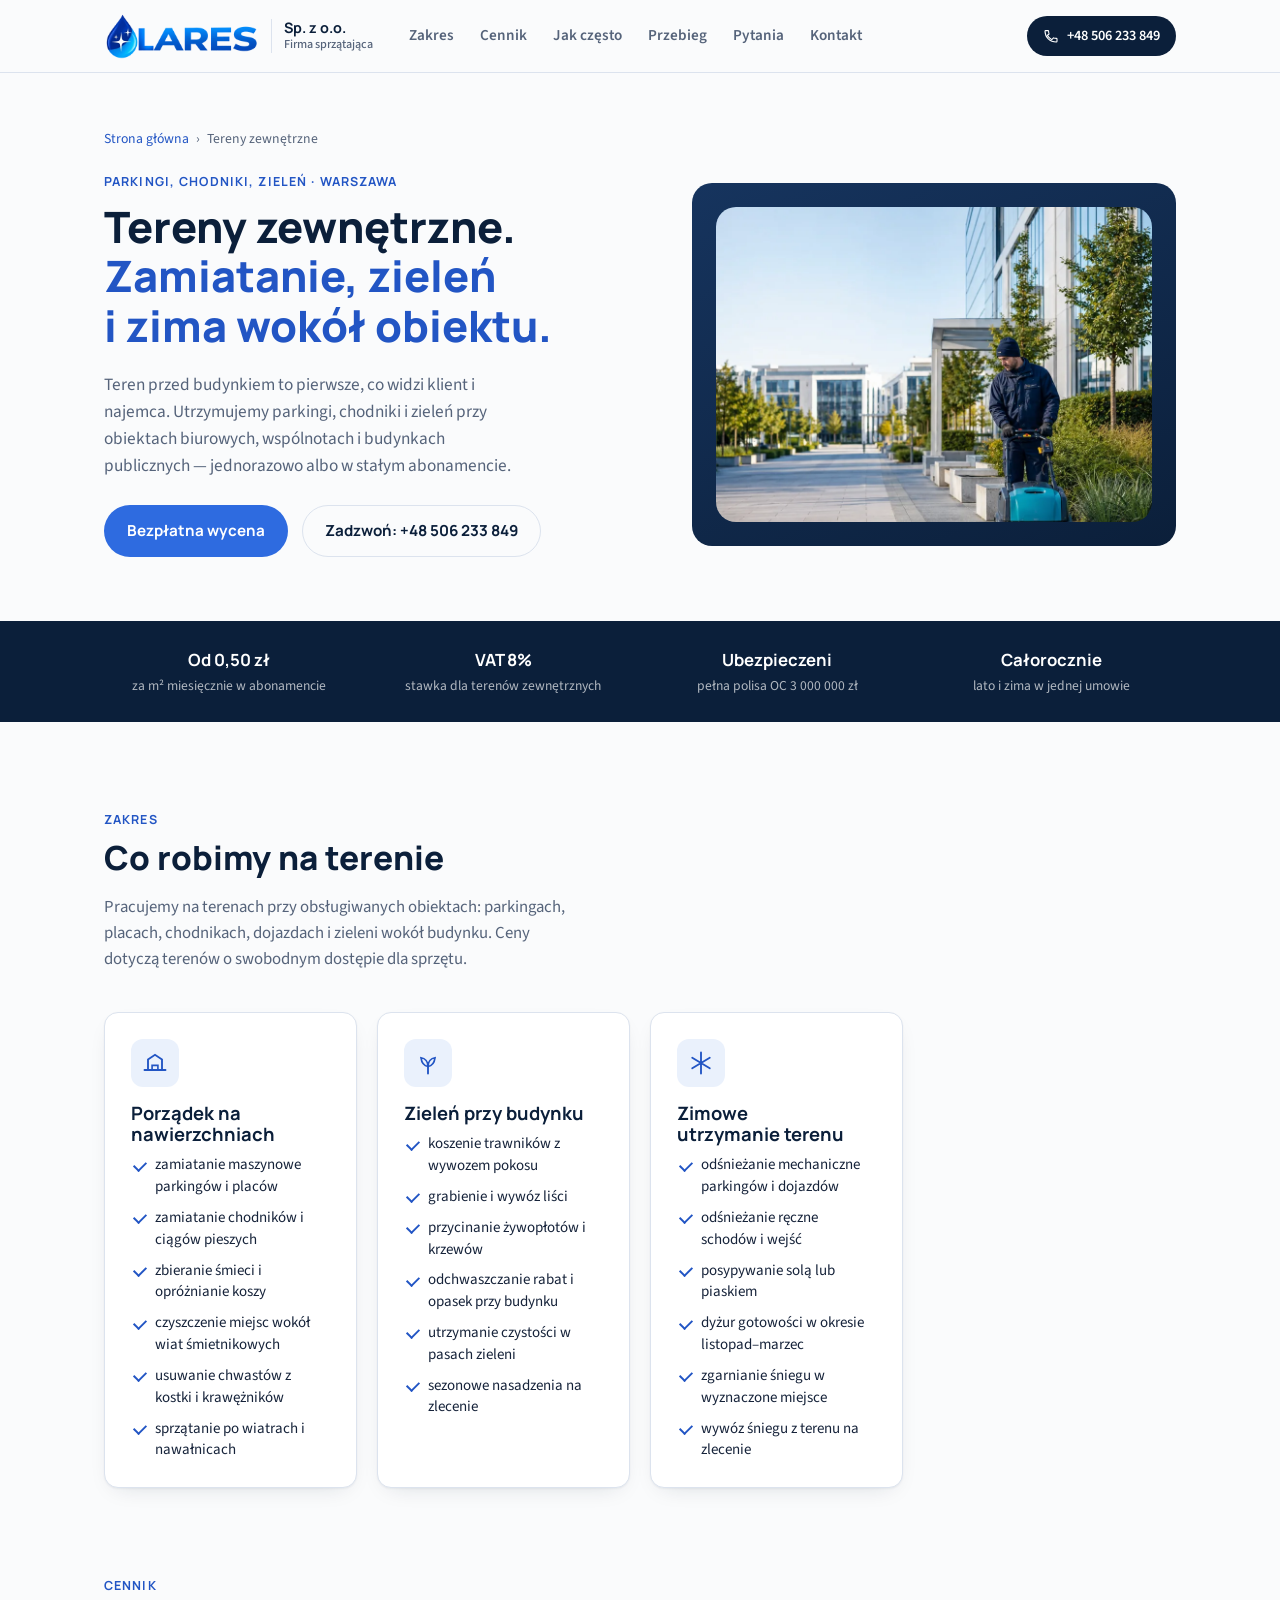
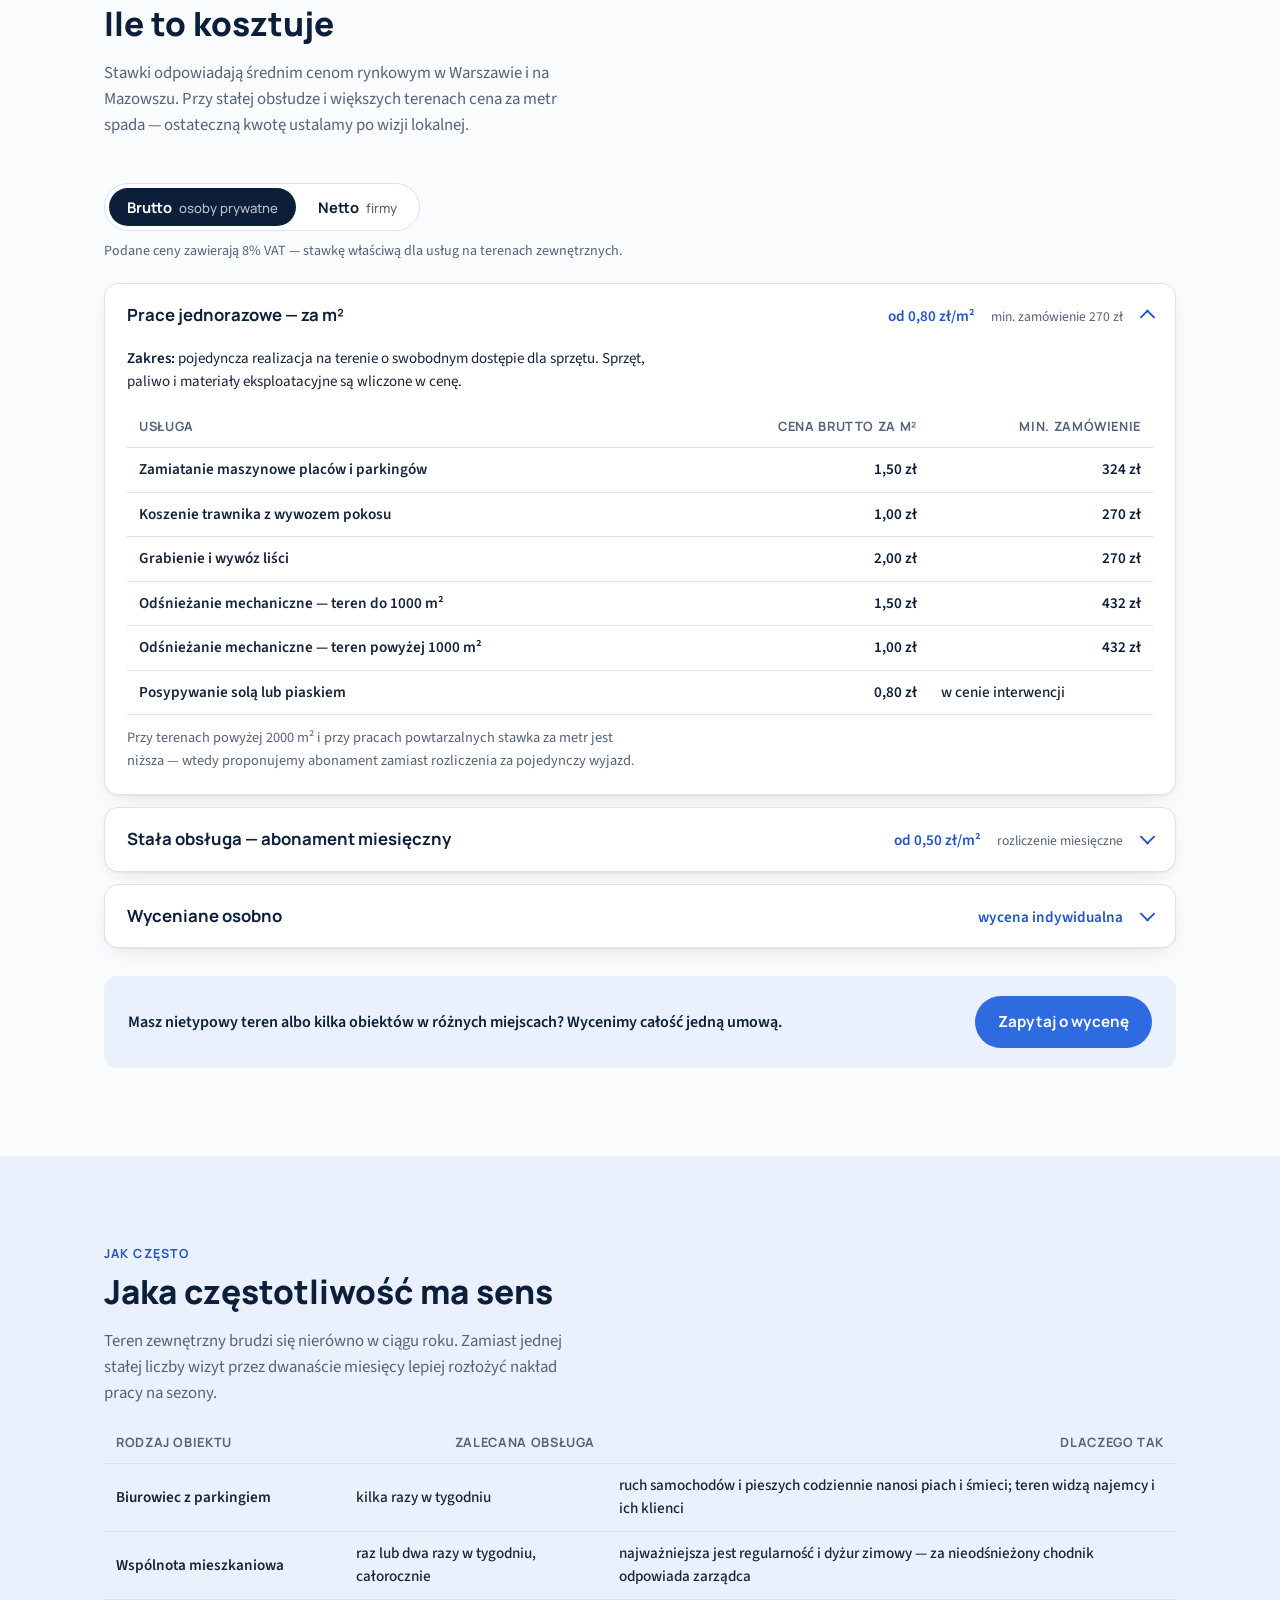
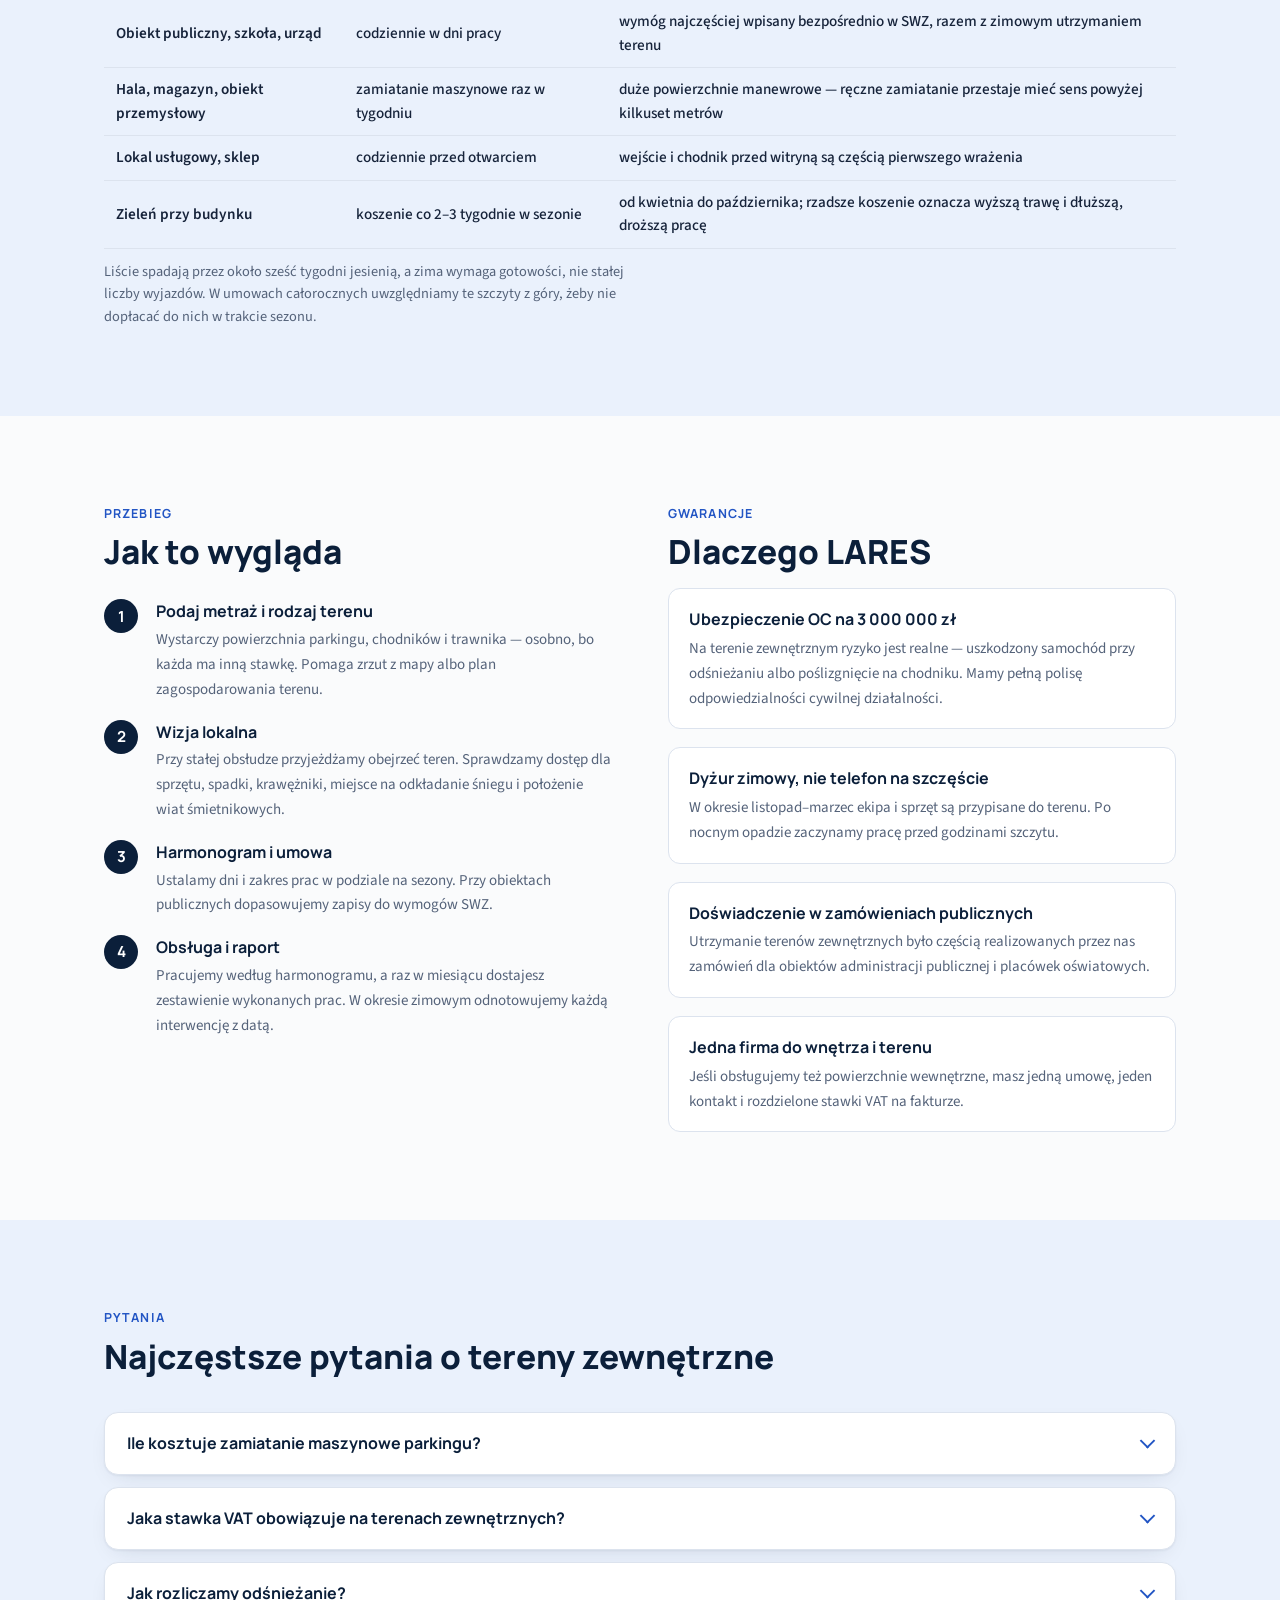
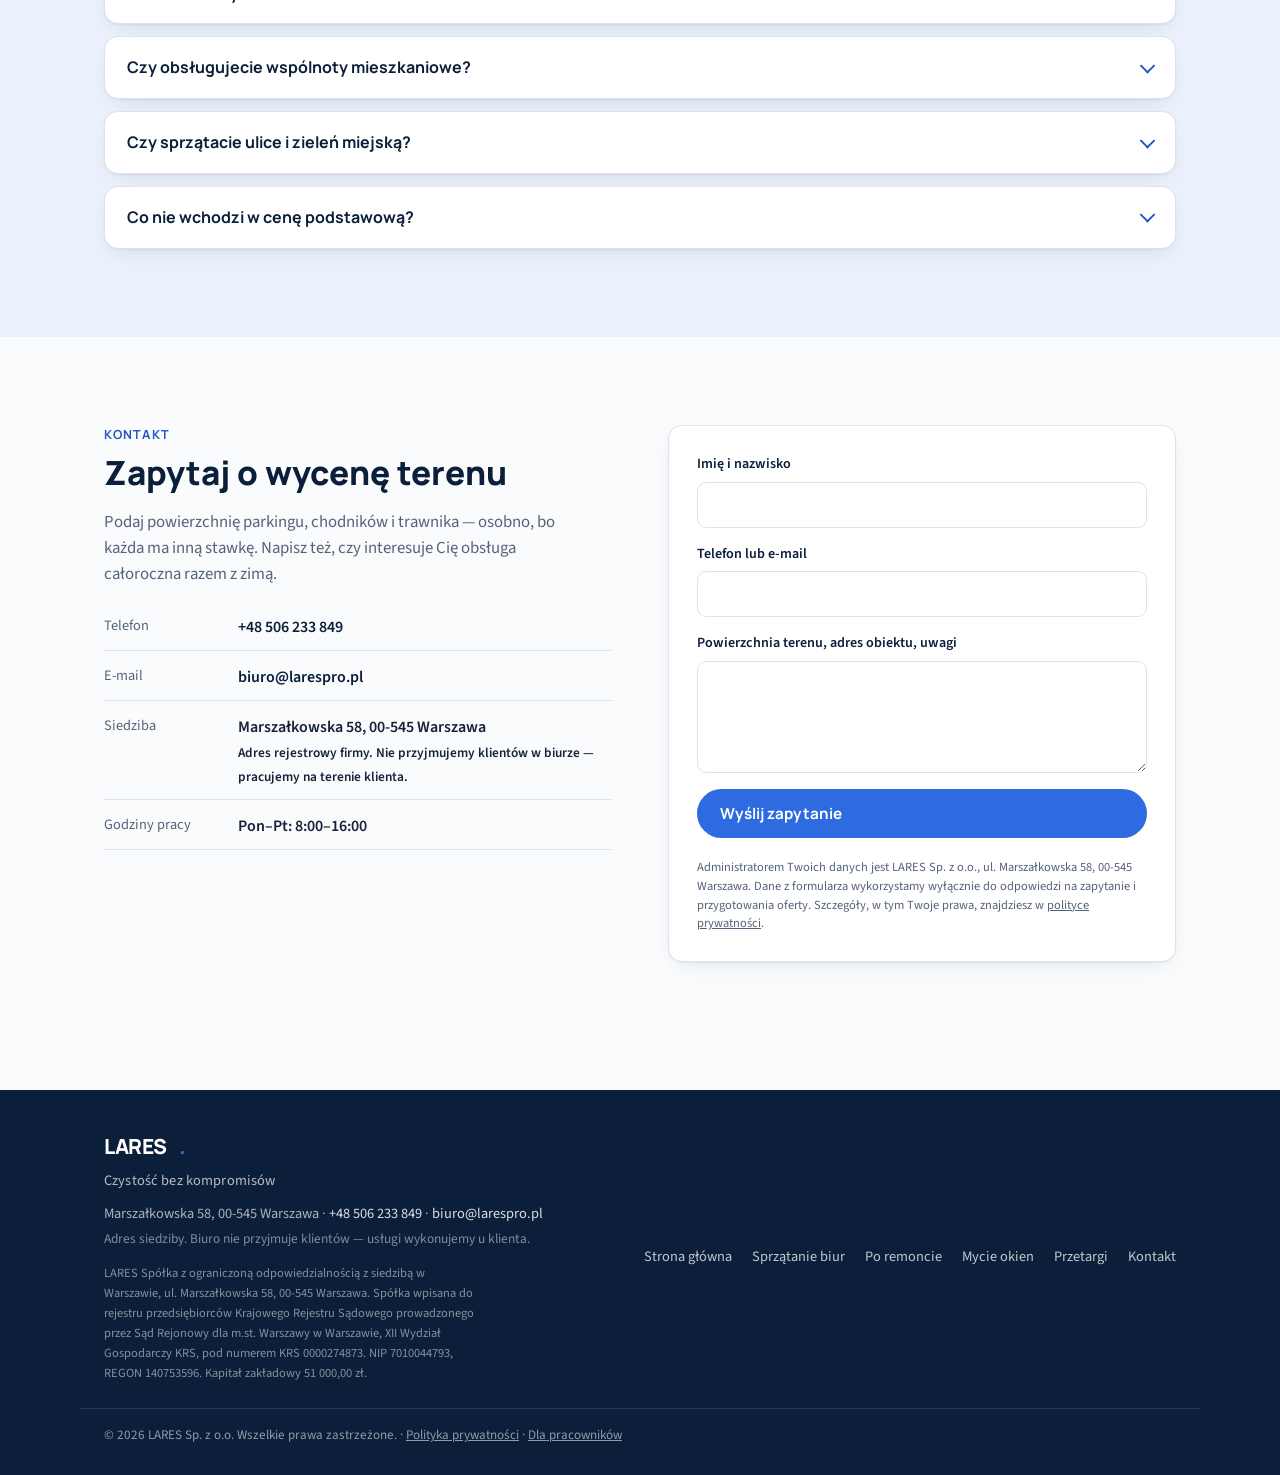
<file: tereny-zewnetrzne.html>
<!DOCTYPE html>
<html lang="pl">
<head>
<meta charset="UTF-8">
<meta name="viewport" content="width=device-width, initial-scale=1.0">
<title>Sprzątanie terenów zewnętrznych Warszawa | LARES</title>
<meta name="description" content="Utrzymanie terenów wokół budynków w Warszawie: parkingi, chodniki, zieleń, odśnieżanie. Cennik za m². OC 3 000 000 zł. Bezpłatna wycena.">
<link rel="canonical" href="https://larespro.pl/tereny-zewnetrzne.html">
<link rel="icon" href="images/favicon.png" type="image/png">
<link rel="apple-touch-icon" href="images/apple-touch-icon.png">
<meta property="og:type" content="website">
<meta property="og:title" content="Tereny zewnętrzne — zamiatanie, zieleń, odśnieżanie | LARES Sp. z o.o.">
<meta property="og:description" content="Parkingi, chodniki i zieleń przy budynku. Zamiatanie maszynowe, koszenie, grabienie liści, zimowe utrzymanie terenu. Cennik za m² i abonament.">
<meta property="og:url" content="https://larespro.pl/tereny-zewnetrzne.html">
<meta property="og:locale" content="pl_PL">
<meta property="og:image" content="https://larespro.pl/images/og-cover.jpg">
<link rel="stylesheet" href="fonts.css">
<link rel="stylesheet" href="style.css">
<script type="application/ld+json">
{
  "@context": "https://schema.org",
  "@graph": [
    {
      "@type": "BreadcrumbList",
      "itemListElement": [
        { "@type": "ListItem", "position": 1, "name": "Strona główna", "item": "https://larespro.pl/" },
        { "@type": "ListItem", "position": 2, "name": "Tereny zewnętrzne", "item": "https://larespro.pl/tereny-zewnetrzne.html" }
      ]
    },
    {
      "@type": "Service",
      "name": "Utrzymanie terenów zewnętrznych",
      "serviceType": "Sprzątanie terenów zewnętrznych, pielęgnacja zieleni, zimowe utrzymanie terenu",
      "description": "Zamiatanie maszynowe parkingów i placów, utrzymanie porządku na chodnikach i ciągach pieszych, koszenie trawników, grabienie liści oraz odśnieżanie i posypywanie terenu przy budynkach w Warszawie i województwie mazowieckim.",
      "provider": {
        "@type": "LocalBusiness",
        "name": "LARES Sp. z o.o.",
        "legalName": "LARES Spółka z ograniczoną odpowiedzialnością",
        "telephone": "+48506233849",
        "email": "biuro@larespro.pl",
        "vatID": "PL7010044793",
        "url": "https://larespro.pl/",
        "address": {
          "@type": "PostalAddress",
          "streetAddress": "Marszałkowska 58",
          "postalCode": "00-545",
          "addressLocality": "Warszawa",
          "addressCountry": "PL"
        }
      },
      "areaServed": { "@type": "AdministrativeArea", "name": "Warszawa i województwo mazowieckie" }
    },
    {
      "@type": "FAQPage",
      "mainEntity": [
        {
          "@type": "Question",
          "name": "Ile kosztuje zamiatanie maszynowe parkingu?",
          "acceptedAnswer": { "@type": "Answer", "text": "Zamiatanie maszynowe placów i parkingów to 1,50 zł brutto za metr kwadratowy, przy minimalnym zamówieniu 324 zł brutto. Przy stałej obsłudze terenu zamiatanie wchodzi w abonament miesięczny, który zaczyna się od 0,50 zł brutto za metr kwadratowy miesięcznie." }
        },
        {
          "@type": "Question",
          "name": "Jaka stawka VAT obowiązuje na usługi na terenach zewnętrznych?",
          "acceptedAnswer": { "@type": "Answer", "text": "Na usługi wykonywane na terenach zewnętrznych stosujemy stawkę VAT 8%, inaczej niż przy sprzątaniu wewnątrz budynków, gdzie obowiązuje 23%. Jeśli umowa obejmuje jedno i drugie, rozdzielamy zakresy na fakturze." }
        },
        {
          "@type": "Question",
          "name": "Jak rozliczamy odśnieżanie?",
          "acceptedAnswer": { "@type": "Answer", "text": "Odśnieżanie rozliczamy dwuskładnikowo: abonament za gotowość zimową od 0,40 zł brutto za metr kwadratowy miesięcznie w okresie listopad–marzec oraz stawka za pojedynczą interwencję po opadach — 1,50 zł brutto za metr kwadratowy przy terenie do 1000 m² i 1,00 zł powyżej. Posypywanie solą lub piaskiem to 0,80 zł brutto za metr kwadratowy." }
        },
        {
          "@type": "Question",
          "name": "Czy obsługujecie wspólnoty mieszkaniowe?",
          "acceptedAnswer": { "@type": "Answer", "text": "Tak. Dla wspólnot i zarządców nieruchomości najczęściej prowadzimy obsługę całoroczną, która łączy utrzymanie porządku i zieleni w sezonie letnim z zimowym utrzymaniem terenu w jednym abonamencie i jednej fakturze miesięcznej." }
        },
        {
          "@type": "Question",
          "name": "Czy sprzątacie ulice i tereny zieleni miejskiej?",
          "acceptedAnswer": { "@type": "Answer", "text": "Nie. Pracujemy na terenach przy obsługiwanych obiektach — parkingach, placach, chodnikach, dojazdach i zieleni wokół budynku. Utrzymanie ulic oraz pielęgnacja zieleni miejskiej jako samodzielny zakres zamówienia leży poza naszą specjalizacją." }
        },
        {
          "@type": "Question",
          "name": "Co nie wchodzi w cenę podstawową?",
          "acceptedAnswer": { "@type": "Answer", "text": "Osobno wyceniamy wywóz śniegu z terenu, skuwanie lodu, mycie ciśnieniowe kostki i elewacji, pielęgnację drzew i krzewów, wertykulację i nawożenie trawnika oraz prace na terenach o utrudnionym dostępie dla sprzętu." }
        }
      ]
    }
  ]
}
</script>
</head>
<body>

<a class="skip-link" href="#glowna-tresc">Przejdź do treści</a>

<!-- ============================== NAGŁÓWEK ============================== -->
<header class="site-header">
  <div class="wrap header-row">
    <a href="./" class="logo" aria-label="LARES Sp. z o.o. — firma sprzątająca, strona główna"><img src="images/logo.webp" alt="LARES – sprzątanie biur i obiektów" width="444" height="132" style="height:46px;width:auto;display:block;"><span class="logo-text" aria-hidden="true"><strong>Sp. z o.o.</strong><span>Firma sprzątająca</span></span></a>
    <nav class="main-nav" id="main-nav" aria-label="Nawigacja główna">
      <a href="#zakres">Zakres</a>
      <a href="#ceny">Cennik</a>
      <a href="#kiedy">Jak często</a>
      <a href="#przebieg">Przebieg</a>
      <a href="#pytania">Pytania</a>
      <a href="#kontakt">Kontakt</a>
    </nav>
    <a class="phone-pill" href="tel:+48506233849" aria-label="Zadzwoń: +48 506 233 849">
      <svg width="16" height="16" viewBox="0 0 24 24" fill="none" aria-hidden="true"><path d="M6.6 10.8c1.4 2.8 3.8 5.1 6.6 6.6l2.2-2.2c.3-.3.7-.4 1-.2 1.1.4 2.3.6 3.6.6.6 0 1 .4 1 1V20c0 .6-.4 1-1 1C10.3 21 3 13.7 3 4.9c0-.6.4-1 1-1h3.4c.6 0 1 .4 1 1 0 1.3.2 2.5.6 3.6.1.4 0 .8-.2 1L6.6 10.8z" stroke="currentColor" stroke-width="1.6"/></svg>
      <span class="phone-pill-num">+48 506 233 849</span><span class="phone-pill-short">Zadzwoń</span>
    </a>
    <button type="button" class="nav-toggle" aria-expanded="false" aria-controls="main-nav" aria-label="Otwórz menu">
      <span></span><span></span><span></span>
    </button>
  </div>
</header>

<main id="glowna-tresc">

  <!-- ============================== HERO ============================== -->
  <section class="hero">
    <div class="wrap">
      <nav class="breadcrumb" aria-label="Ścieżka nawigacji">
        <a href="./">Strona główna</a> <span aria-hidden="true">›</span> <span>Tereny zewnętrzne</span>
      </nav>
    </div>
    <div class="wrap hero-grid">
      <div class="hero-copy">
        <p class="eyebrow">Parkingi, chodniki, zieleń · Warszawa</p>
        <h1>Tereny zewnętrzne. <span class="h1-accent">Zamiatanie, zieleń i&nbsp;zima wokół obiektu.</span></h1>
        <p class="hero-lead">Teren przed budynkiem to pierwsze, co widzi klient i najemca. Utrzymujemy parkingi, chodniki i zieleń przy obiektach biurowych, wspólnotach i budynkach publicznych — jednorazowo albo w stałym abonamencie.</p>
        <div class="hero-actions">
          <a href="#kontakt" class="btn btn-primary">Bezpłatna wycena</a>
          <a href="tel:+48506233849" class="btn btn-ghost">Zadzwoń: +48 506 233 849</a>
        </div>
      </div>
      <div class="hero-media">
        <img src="images/lares-teren.webp" alt="Pracownik LARES utrzymujący porządek na terenie zewnętrznym przy budynku" width="900" height="1272" fetchpriority="high" style="width:100%;height:100%;object-fit:cover;object-position:center 55%;border-radius:20px;">
      </div>
    </div>

    <div class="trust-bar">
      <div class="wrap trust-row">
        <div class="trust-item"><strong>Od 0,50 zł</strong><span>za m² miesięcznie w abonamencie</span></div>
        <div class="trust-item"><strong>VAT 8%</strong><span>stawka dla terenów zewnętrznych</span></div>
        <div class="trust-item"><strong>Ubezpieczeni</strong><span>pełna polisa OC 3 000 000 zł</span></div>
        <div class="trust-item"><strong>Całorocznie</strong><span>lato i zima w jednej umowie</span></div>
      </div>
    </div>
  </section>

  <!-- ============================== ZAKRES ============================== -->
  <section id="zakres" class="section">
    <div class="wrap">
      <p class="section-eyebrow">Zakres</p>
      <h2>Co robimy na terenie</h2>
      <p class="section-lead">Pracujemy na terenach przy obsługiwanych obiektach: parkingach, placach, chodnikach, dojazdach i zieleni wokół budynku. Ceny dotyczą terenów o swobodnym dostępie dla sprzętu.</p>

      <div class="offer-grid">

        <article class="offer-card">
          <div class="offer-icon" aria-hidden="true">
            <svg width="28" height="28" viewBox="0 0 24 24" fill="none"><path d="M3 18h18M6 18V9l6-4 6 4v9" stroke="currentColor" stroke-width="1.6" stroke-linecap="round"/><path d="M9.5 18v-4h5v4" stroke="currentColor" stroke-width="1.4"/></svg>
          </div>
          <h3>Porządek na nawierzchniach</h3>
          <ul class="check-list">
            <li>zamiatanie maszynowe parkingów i placów</li>
            <li>zamiatanie chodników i ciągów pieszych</li>
            <li>zbieranie śmieci i opróżnianie koszy</li>
            <li>czyszczenie miejsc wokół wiat śmietnikowych</li>
            <li>usuwanie chwastów z kostki i krawężników</li>
            <li>sprzątanie po wiatrach i nawałnicach</li>
          </ul>
        </article>

        <article class="offer-card">
          <div class="offer-icon" aria-hidden="true">
            <svg width="28" height="28" viewBox="0 0 24 24" fill="none"><path d="M12 21v-6" stroke="currentColor" stroke-width="1.6" stroke-linecap="round"/><path d="M12 15c0-4 2.5-7 6-7.5-.5 4-2.5 7-6 7.5zM12 15c0-4-2.5-7-6-7.5.5 4 2.5 7 6 7.5z" stroke="currentColor" stroke-width="1.5"/></svg>
          </div>
          <h3>Zieleń przy budynku</h3>
          <ul class="check-list">
            <li>koszenie trawników z wywozem pokosu</li>
            <li>grabienie i wywóz liści</li>
            <li>przycinanie żywopłotów i krzewów</li>
            <li>odchwaszczanie rabat i opasek przy budynku</li>
            <li>utrzymanie czystości w pasach zieleni</li>
            <li>sezonowe nasadzenia na zlecenie</li>
          </ul>
        </article>

        <article class="offer-card">
          <div class="offer-icon" aria-hidden="true">
            <svg width="28" height="28" viewBox="0 0 24 24" fill="none"><path d="M12 3v18M4.5 7.5l15 9M19.5 7.5l-15 9" stroke="currentColor" stroke-width="1.6" stroke-linecap="round"/></svg>
          </div>
          <h3>Zimowe utrzymanie terenu</h3>
          <ul class="check-list">
            <li>odśnieżanie mechaniczne parkingów i dojazdów</li>
            <li>odśnieżanie ręczne schodów i wejść</li>
            <li>posypywanie solą lub piaskiem</li>
            <li>dyżur gotowości w okresie listopad–marzec</li>
            <li>zgarnianie śniegu w wyznaczone miejsce</li>
            <li>wywóz śniegu z terenu na zlecenie</li>
          </ul>
        </article>

      </div>
    </div>
  </section>

  <!-- ============================== CENNIK ============================== -->
  <section id="ceny" class="section section-cennik">
    <div class="wrap">
      <p class="section-eyebrow">Cennik</p>
      <h2>Ile to kosztuje</h2>
      <p class="section-lead">Stawki odpowiadają średnim cenom rynkowym w Warszawie i na Mazowszu. Przy stałej obsłudze i większych terenach cena za metr spada — ostateczną kwotę ustalamy po wizji lokalnej.</p>

      <div class="vat-switch" role="group" aria-label="Pokaż ceny brutto lub netto">
        <button type="button" class="vat-btn is-active" data-vat="brutto" aria-pressed="true">Brutto <span>osoby prywatne</span></button>
        <button type="button" class="vat-btn" data-vat="netto" aria-pressed="false">Netto <span>firmy</span></button>
      </div>
      <p class="vat-info" id="vat-info" data-info-brutto="Podane ceny zawierają 8% VAT — stawkę właściwą dla usług na terenach zewnętrznych." data-info-netto="Podane ceny są cenami netto — należy doliczyć 8% VAT, czyli stawkę właściwą dla usług na terenach zewnętrznych.">Podane ceny zawierają 8% VAT — stawkę właściwą dla usług na terenach zewnętrznych.</p>

      <div class="price-list">

        <details class="price-item" open>
          <summary>
            <span class="price-item-title">Prace jednorazowe — za m²</span>
            <span class="price-item-meta"><span class="price-item-from">od <span class="js-price" data-netto="0,75 zł/m²" data-brutto="0,80 zł/m²">0,80 zł/m²</span></span><span class="price-item-min">min. zamówienie <span class="js-price" data-netto="250 zł" data-brutto="270 zł">270 zł</span></span></span>
          </summary>
          <div class="price-item-body">
            <p class="price-scope"><strong>Zakres:</strong> pojedyncza realizacja na terenie o swobodnym dostępie dla sprzętu. Sprzęt, paliwo i materiały eksploatacyjne są wliczone w cenę.</p>
            <div class="price-table-wrap">
              <table class="price-table">
                <caption class="visually-hidden">Tereny zewnętrzne — prace jednorazowe, cena za metr kwadratowy</caption>
                <thead><tr><th scope="col">Usługa</th><th scope="col">Cena <span class="js-vat-word">brutto</span> za m²</th><th scope="col">Min. zamówienie</th></tr></thead>
                <tbody>
                <tr><th scope="row">Zamiatanie maszynowe placów i parkingów</th><td><span class="js-price" data-netto="1,40 zł" data-brutto="1,50 zł">1,50 zł</span></td><td><span class="js-price" data-netto="300 zł" data-brutto="324 zł">324 zł</span></td></tr>
                <tr><th scope="row">Koszenie trawnika z wywozem pokosu</th><td><span class="js-price" data-netto="0,95 zł" data-brutto="1,00 zł">1,00 zł</span></td><td><span class="js-price" data-netto="250 zł" data-brutto="270 zł">270 zł</span></td></tr>
                <tr><th scope="row">Grabienie i wywóz liści</th><td><span class="js-price" data-netto="1,85 zł" data-brutto="2,00 zł">2,00 zł</span></td><td><span class="js-price" data-netto="250 zł" data-brutto="270 zł">270 zł</span></td></tr>
                <tr><th scope="row">Odśnieżanie mechaniczne — teren do 1000 m²</th><td><span class="js-price" data-netto="1,40 zł" data-brutto="1,50 zł">1,50 zł</span></td><td><span class="js-price" data-netto="400 zł" data-brutto="432 zł">432 zł</span></td></tr>
                <tr><th scope="row">Odśnieżanie mechaniczne — teren powyżej 1000 m²</th><td><span class="js-price" data-netto="0,90 zł" data-brutto="1,00 zł">1,00 zł</span></td><td><span class="js-price" data-netto="400 zł" data-brutto="432 zł">432 zł</span></td></tr>
                <tr><th scope="row">Posypywanie solą lub piaskiem</th><td><span class="js-price" data-netto="0,75 zł" data-brutto="0,80 zł">0,80 zł</span></td><td class="td-text">w cenie interwencji</td></tr>
                </tbody>
              </table>
            </div>
            <p class="price-note">Przy terenach powyżej 2000 m² i przy pracach powtarzalnych stawka za metr jest niższa — wtedy proponujemy abonament zamiast rozliczenia za pojedynczy wyjazd.</p>
          </div>
        </details>

        <details class="price-item">
          <summary>
            <span class="price-item-title">Stała obsługa — abonament miesięczny</span>
            <span class="price-item-meta"><span class="price-item-from">od <span class="js-price" data-netto="0,45 zł/m²" data-brutto="0,50 zł/m²">0,50 zł/m²</span></span><span class="price-item-min">rozliczenie miesięczne</span></span>
          </summary>
          <div class="price-item-body">
            <p class="price-scope"><strong>Zakres:</strong> stały harmonogram wizyt, ta sama ekipa i jedna faktura miesięczna. Przyjeżdżamy bez przypominania, a raz w miesiącu dostajesz krótki raport z wykonanych prac.</p>
            <div class="price-table-wrap">
              <table class="price-table">
                <caption class="visually-hidden">Tereny zewnętrzne — abonament miesięczny, cena za metr kwadratowy</caption>
                <thead><tr><th scope="col">Zakres obsługi</th><th scope="col">Cena <span class="js-vat-word">brutto</span> za m²/mies.</th></tr></thead>
                <tbody>
                <tr><th scope="row">Utrzymanie porządku — raz w tygodniu</th><td>od <span class="js-price" data-netto="0,45 zł" data-brutto="0,50 zł">0,50 zł</span></td></tr>
                <tr><th scope="row">Utrzymanie porządku — kilka razy w tygodniu</th><td>od <span class="js-price" data-netto="1,10 zł" data-brutto="1,20 zł">1,20 zł</span></td></tr>
                <tr><th scope="row">Utrzymanie porządku — codziennie</th><td>od <span class="js-price" data-netto="1,80 zł" data-brutto="1,95 zł">1,95 zł</span></td></tr>
                <tr><th scope="row">Gotowość zimowa (listopad–marzec)</th><td>od <span class="js-price" data-netto="0,35 zł" data-brutto="0,40 zł">0,40 zł</span></td></tr>
                </tbody>
              </table>
            </div>
            <p class="price-note"><strong>Gotowość zimowa</strong> to dyżur ekipy i sprzętu, nie konkretna liczba wyjazdów. Interwencje po opadach rozliczamy osobno, według stawek z tabeli prac jednorazowych. Taki podział jest uczciwszy niż ryczałt — w łagodną zimę nie płacisz za wyjazdy, których nie było.</p>
            <p class="price-note">Przy umowie całorocznej łączymy obsługę letnią i zimową w jeden abonament i jedną fakturę. To najczęstszy wybór wspólnot i zarządców nieruchomości.</p>
          </div>
        </details>

        <details class="price-item">
          <summary>
            <span class="price-item-title">Wyceniane osobno</span>
            <span class="price-item-meta"><span class="price-item-from">wycena indywidualna</span></span>
          </summary>
          <div class="price-item-body">
            <p class="price-scope">Te prace zależą od stanu terenu na tyle mocno, że podanie stawki z góry byłoby zgadywaniem. Wyceniamy je po obejrzeniu terenu albo na podstawie zdjęć.</p>
            <ul class="check-list">
              <li>wywóz śniegu z terenu i usuwanie zalegającej skamieliny śnieżnej</li>
              <li>skuwanie lodu z chodników i schodów</li>
              <li>mycie ciśnieniowe kostki brukowej, schodów i elewacji</li>
              <li>pielęgnacja drzew, cięcia formujące i frezowanie pni</li>
              <li>wertykulacja, aeracja i nawożenie trawnika</li>
              <li>porządkowanie terenów zaniedbanych i zarośniętych</li>
              <li>prace na terenach o utrudnionym dostępie dla sprzętu</li>
            </ul>
          </div>
        </details>

      </div>

      <div class="price-cta">
        <p>Masz nietypowy teren albo kilka obiektów w różnych miejscach? Wycenimy całość jedną umową.</p>
        <a href="#kontakt" class="btn btn-primary">Zapytaj o wycenę</a>
      </div>
    </div>
  </section>

  <!-- ============================== JAK CZĘSTO ============================== -->
  <section id="kiedy" class="section section-tint">
    <div class="wrap">
      <p class="section-eyebrow">Jak często</p>
      <h2>Jaka częstotliwość ma sens</h2>
      <p class="section-lead">Teren zewnętrzny brudzi się nierówno w ciągu roku. Zamiast jednej stałej liczby wizyt przez dwanaście miesięcy lepiej rozłożyć nakład pracy na sezony.</p>

      <div class="price-table-wrap">
        <table class="price-table">
          <caption class="visually-hidden">Zalecana częstotliwość prac na terenie zewnętrznym</caption>
          <thead><tr><th scope="col">Rodzaj obiektu</th><th scope="col">Zalecana obsługa</th><th scope="col">Dlaczego tak</th></tr></thead>
          <tbody>
          <tr><th scope="row">Biurowiec z parkingiem</th><td class="td-text">kilka razy w tygodniu</td><td class="td-text">ruch samochodów i pieszych codziennie nanosi piach i śmieci; teren widzą najemcy i ich klienci</td></tr>
          <tr><th scope="row">Wspólnota mieszkaniowa</th><td class="td-text">raz lub dwa razy w tygodniu, całorocznie</td><td class="td-text">najważniejsza jest regularność i dyżur zimowy — za nieodśnieżony chodnik odpowiada zarządca</td></tr>
          <tr><th scope="row">Obiekt publiczny, szkoła, urząd</th><td class="td-text">codziennie w dni pracy</td><td class="td-text">wymóg najczęściej wpisany bezpośrednio w SWZ, razem z zimowym utrzymaniem terenu</td></tr>
          <tr><th scope="row">Hala, magazyn, obiekt przemysłowy</th><td class="td-text">zamiatanie maszynowe raz w tygodniu</td><td class="td-text">duże powierzchnie manewrowe — ręczne zamiatanie przestaje mieć sens powyżej kilkuset metrów</td></tr>
          <tr><th scope="row">Lokal usługowy, sklep</th><td class="td-text">codziennie przed otwarciem</td><td class="td-text">wejście i chodnik przed witryną są częścią pierwszego wrażenia</td></tr>
          <tr><th scope="row">Zieleń przy budynku</th><td class="td-text">koszenie co 2–3 tygodnie w sezonie</td><td class="td-text">od kwietnia do października; rzadsze koszenie oznacza wyższą trawę i dłuższą, droższą pracę</td></tr>
          </tbody>
        </table>
      </div>

      <p class="price-note">Liście spadają przez około sześć tygodni jesienią, a zima wymaga gotowości, nie stałej liczby wyjazdów. W umowach całorocznych uwzględniamy te szczyty z góry, żeby nie dopłacać do nich w trakcie sezonu.</p>
    </div>
  </section>

  <!-- ============================== PRZEBIEG ============================== -->
  <section id="przebieg" class="section">
    <div class="wrap gwarancje-grid">
      <div>
        <p class="section-eyebrow">Przebieg</p>
        <h2>Jak to wygląda</h2>
        <ol class="step-list">
          <li><strong>Podaj metraż i rodzaj terenu</strong><span>Wystarczy powierzchnia parkingu, chodników i trawnika — osobno, bo każda ma inną stawkę. Pomaga zrzut z mapy albo plan zagospodarowania terenu.</span></li>
          <li><strong>Wizja lokalna</strong><span>Przy stałej obsłudze przyjeżdżamy obejrzeć teren. Sprawdzamy dostęp dla sprzętu, spadki, krawężniki, miejsce na odkładanie śniegu i położenie wiat śmietnikowych.</span></li>
          <li><strong>Harmonogram i umowa</strong><span>Ustalamy dni i zakres prac w podziale na sezony. Przy obiektach publicznych dopasowujemy zapisy do wymogów SWZ.</span></li>
          <li><strong>Obsługa i raport</strong><span>Pracujemy według harmonogramu, a raz w miesiącu dostajesz zestawienie wykonanych prac. W okresie zimowym odnotowujemy każdą interwencję z datą.</span></li>
        </ol>
      </div>
      <div>
        <p class="section-eyebrow">Gwarancje</p>
        <h2>Dlaczego LARES</h2>
        <ul class="guarantee-list">
          <li><strong>Ubezpieczenie OC na 3 000 000 zł</strong><span>Na terenie zewnętrznym ryzyko jest realne — uszkodzony samochód przy odśnieżaniu albo poślizgnięcie na chodniku. Mamy pełną polisę odpowiedzialności cywilnej działalności.</span></li>
          <li><strong>Dyżur zimowy, nie telefon na szczęście</strong><span>W okresie listopad–marzec ekipa i sprzęt są przypisane do terenu. Po nocnym opadzie zaczynamy pracę przed godzinami szczytu.</span></li>
          <li><strong>Doświadczenie w zamówieniach publicznych</strong><span>Utrzymanie terenów zewnętrznych było częścią realizowanych przez nas zamówień dla obiektów administracji publicznej i placówek oświatowych.</span></li>
          <li><strong>Jedna firma do wnętrza i terenu</strong><span>Jeśli obsługujemy też powierzchnie wewnętrzne, masz jedną umowę, jeden kontakt i rozdzielone stawki VAT na fakturze.</span></li>
        </ul>
      </div>
    </div>
  </section>

  <!-- ============================== PYTANIA ============================== -->
  <section id="pytania" class="section section-tint">
    <div class="wrap">
      <p class="section-eyebrow">Pytania</p>
      <h2>Najczęstsze pytania o tereny zewnętrzne</h2>

      <div class="price-list faq-list">

        <details class="price-item">
          <summary><span class="price-item-title">Ile kosztuje zamiatanie maszynowe parkingu?</span></summary>
          <div class="price-item-body">
            <p class="price-scope">Zamiatanie maszynowe placów i parkingów to 1,50 zł brutto za metr kwadratowy, przy minimalnym zamówieniu 324 zł brutto. Przy stałej obsłudze terenu zamiatanie wchodzi w abonament miesięczny, który zaczyna się od 0,50 zł brutto za metr kwadratowy miesięcznie — przy regularnych wizytach koszt jednego przejazdu jest wyraźnie niższy niż przy pojedynczym zleceniu.</p>
          </div>
        </details>

        <details class="price-item">
          <summary><span class="price-item-title">Jaka stawka VAT obowiązuje na terenach zewnętrznych?</span></summary>
          <div class="price-item-body">
            <p class="price-scope">Na usługi wykonywane na terenach zewnętrznych stosujemy stawkę VAT 8%, inaczej niż przy sprzątaniu wewnątrz budynków, gdzie obowiązuje 23%. Jeśli umowa obejmuje jedno i drugie, rozdzielamy zakresy na fakturze — to istotne przy rozliczeniach wspólnot i jednostek publicznych.</p>
          </div>
        </details>

        <details class="price-item">
          <summary><span class="price-item-title">Jak rozliczamy odśnieżanie?</span></summary>
          <div class="price-item-body">
            <p class="price-scope">Dwuskładnikowo. Abonament za gotowość zimową od 0,40 zł brutto za metr kwadratowy miesięcznie w okresie listopad–marzec pokrywa dyżur ekipy i sprzętu. Interwencje po opadach rozliczamy osobno: 1,50 zł brutto za metr kwadratowy przy terenie do 1000 m² i 1,00 zł powyżej, a posypywanie solą lub piaskiem to 0,80 zł brutto za metr kwadratowy. W łagodną zimę płacisz więc tylko za gotowość.</p>
          </div>
        </details>

        <details class="price-item">
          <summary><span class="price-item-title">Czy obsługujecie wspólnoty mieszkaniowe?</span></summary>
          <div class="price-item-body">
            <p class="price-scope">Tak. Dla wspólnot i zarządców nieruchomości najczęściej prowadzimy obsługę całoroczną, która łączy utrzymanie porządku i zieleni w sezonie letnim z zimowym utrzymaniem terenu w jednym abonamencie i jednej fakturze miesięcznej. Przy zarządcach obsługujących kilka budynków wyceniamy wszystkie adresy jedną umową.</p>
          </div>
        </details>

        <details class="price-item">
          <summary><span class="price-item-title">Czy sprzątacie ulice i zieleń miejską?</span></summary>
          <div class="price-item-body">
            <p class="price-scope">Nie. Pracujemy na terenach przy obsługiwanych obiektach — parkingach, placach, chodnikach, dojazdach i zieleni wokół budynku. Utrzymanie ulic oraz pielęgnacja zieleni miejskiej jako samodzielny zakres zamówienia leży poza naszą specjalizacją i nie startujemy w takich postępowaniach.</p>
          </div>
        </details>

        <details class="price-item">
          <summary><span class="price-item-title">Co nie wchodzi w cenę podstawową?</span></summary>
          <div class="price-item-body">
            <p class="price-scope">Osobno wyceniamy wywóz śniegu z terenu, skuwanie lodu, mycie ciśnieniowe kostki i elewacji, pielęgnację drzew i krzewów, wertykulację i nawożenie trawnika oraz prace na terenach o utrudnionym dostępie dla sprzętu. Te pozycje zbyt mocno zależą od stanu terenu, żeby podawać stawkę bez obejrzenia go.</p>
          </div>
        </details>

      </div>
    </div>
  </section>

  <!-- ============================== KONTAKT ============================== -->
  <section id="kontakt" class="section">
    <div class="wrap kontakt-grid">
      <div class="kontakt-info">
        <p class="section-eyebrow">Kontakt</p>
        <h2>Zapytaj o wycenę terenu</h2>
        <p class="section-lead">Podaj powierzchnię parkingu, chodników i trawnika — osobno, bo każda ma inną stawkę. Napisz też, czy interesuje Cię obsługa całoroczna razem z zimą.</p>
        <dl class="nap-list">
          <div><dt>Telefon</dt><dd><a href="tel:+48506233849">+48 506 233 849</a></dd></div>
          <div><dt>E-mail</dt><dd><a href="mailto:biuro@larespro.pl">biuro@larespro.pl</a></dd></div>
          <div><dt>Siedziba</dt><dd>Marszałkowska 58, 00-545 Warszawa<br><small>Adres rejestrowy firmy. Nie przyjmujemy klientów w biurze — pracujemy na terenie klienta.</small></dd></div>
          <div><dt>Godziny pracy</dt><dd>Pon–Pt: 8:00–16:00</dd></div>
        </dl>
      </div>

      <form class="contact-form" id="contact-form">
        <div class="calc-field">
          <label for="c-name">Imię i nazwisko</label>
          <input type="text" id="c-name" name="name" required>
        </div>
        <div class="calc-field">
          <label for="c-phone">Telefon lub e-mail</label>
          <input type="text" id="c-phone" name="contact" required>
        </div>
        <div class="calc-field">
          <label for="c-message">Powierzchnia terenu, adres obiektu, uwagi</label>
          <textarea id="c-message" name="message" rows="4" required></textarea>
        </div>
        <button type="submit" class="btn btn-primary">Wyślij zapytanie</button>
        <p class="form-rodo">Administratorem Twoich danych jest LARES Sp. z o.o., ul. Marszałkowska 58, 00-545 Warszawa. Dane z formularza wykorzystamy wyłącznie do odpowiedzi na zapytanie i przygotowania oferty. Szczegóły, w tym Twoje prawa, znajdziesz w <a href="polityka-prywatnosci.html">polityce prywatności</a>.</p>
      </form>
    </div>
  </section>

</main>

<!-- ============================== STOPKA ============================== -->
<footer class="site-footer">
  <div class="wrap footer-grid">
    <div>
      <p class="logo logo-footer">LARES<span class="logo-dot">.</span></p>
      <p class="footer-claim">Czystość bez kompromisów</p>
      <p class="footer-nap">Marszałkowska 58, 00-545 Warszawa · <a href="tel:+48506233849">+48 506 233 849</a> · <a href="mailto:biuro@larespro.pl">biuro@larespro.pl</a><br><span class="footer-adres-info">Adres siedziby. Biuro nie przyjmuje klientów — usługi wykonujemy u klienta.</span></p>
      <p class="footer-legal">LARES Spółka z ograniczoną odpowiedzialnością z siedzibą w Warszawie, ul. Marszałkowska 58, 00-545 Warszawa. Spółka wpisana do rejestru przedsiębiorców Krajowego Rejestru Sądowego prowadzonego przez Sąd Rejonowy dla m.st. Warszawy w Warszawie, XII Wydział Gospodarczy KRS, pod numerem KRS 0000274873. NIP 7010044793, REGON 140753596. Kapitał zakładowy 51 000,00 zł.</p>
    </div>
    <nav class="footer-nav" aria-label="Nawigacja w stopce">
      <a href="./">Strona główna</a>
      <a href="sprzatanie-biur.html">Sprzątanie biur</a>
      <a href="sprzatanie-po-remoncie.html">Po remoncie</a>
      <a href="mycie-okien.html">Mycie okien</a>
      <a href="obiekty-publiczne-przetargi.html">Przetargi</a>
      <a href="#kontakt">Kontakt</a>
    </nav>
  </div>
  <div class="wrap footer-bottom">
    <p>© <span id="rok"></span> LARES Sp. z o.o. Wszelkie prawa zastrzeżone. · <a href="polityka-prywatnosci.html">Polityka prywatności</a> · <a href="https://przetargi.larespro.pl" rel="nofollow noopener noreferrer" target="_blank">Dla pracowników</a></p>
  </div>
</footer>

<script src="script.js" defer></script>
</body>
</html>
</file>
<file: fonts.css>
/* Czcionki serwowane z własnego serwera (bez łączenia z Google Fonts). Źródło: Fontsource, licencja SIL OFL 1.1 — pliki w fonts/. */
@font-face{font-family:'Manrope';font-style:normal;font-display:swap;font-weight:500;src:url(fonts/manrope-latin-ext-500-normal.woff2) format('woff2');unicode-range:U+0100-02BA,U+02BD-02C5,U+02C7-02CC,U+02CE-02D7,U+02DD-02FF,U+0304,U+0308,U+0329,U+1D00-1DBF,U+1E00-1E9F,U+1EF2-1EFF,U+2020,U+20A0-20AB,U+20AD-20C0,U+2113,U+2C60-2C7F,U+A720-A7FF;}
@font-face{font-family:'Manrope';font-style:normal;font-display:swap;font-weight:500;src:url(fonts/manrope-latin-500-normal.woff2) format('woff2');unicode-range:U+0000-00FF,U+0131,U+0152-0153,U+02BB-02BC,U+02C6,U+02DA,U+02DC,U+0304,U+0308,U+0329,U+2000-206F,U+20AC,U+2122,U+2191,U+2193,U+2212,U+2215,U+FEFF,U+FFFD;}
@font-face{font-family:'Manrope';font-style:normal;font-display:swap;font-weight:700;src:url(fonts/manrope-latin-ext-700-normal.woff2) format('woff2');unicode-range:U+0100-02BA,U+02BD-02C5,U+02C7-02CC,U+02CE-02D7,U+02DD-02FF,U+0304,U+0308,U+0329,U+1D00-1DBF,U+1E00-1E9F,U+1EF2-1EFF,U+2020,U+20A0-20AB,U+20AD-20C0,U+2113,U+2C60-2C7F,U+A720-A7FF;}
@font-face{font-family:'Manrope';font-style:normal;font-display:swap;font-weight:700;src:url(fonts/manrope-latin-700-normal.woff2) format('woff2');unicode-range:U+0000-00FF,U+0131,U+0152-0153,U+02BB-02BC,U+02C6,U+02DA,U+02DC,U+0304,U+0308,U+0329,U+2000-206F,U+20AC,U+2122,U+2191,U+2193,U+2212,U+2215,U+FEFF,U+FFFD;}
@font-face{font-family:'Manrope';font-style:normal;font-display:swap;font-weight:800;src:url(fonts/manrope-latin-ext-800-normal.woff2) format('woff2');unicode-range:U+0100-02BA,U+02BD-02C5,U+02C7-02CC,U+02CE-02D7,U+02DD-02FF,U+0304,U+0308,U+0329,U+1D00-1DBF,U+1E00-1E9F,U+1EF2-1EFF,U+2020,U+20A0-20AB,U+20AD-20C0,U+2113,U+2C60-2C7F,U+A720-A7FF;}
@font-face{font-family:'Manrope';font-style:normal;font-display:swap;font-weight:800;src:url(fonts/manrope-latin-800-normal.woff2) format('woff2');unicode-range:U+0000-00FF,U+0131,U+0152-0153,U+02BB-02BC,U+02C6,U+02DA,U+02DC,U+0304,U+0308,U+0329,U+2000-206F,U+20AC,U+2122,U+2191,U+2193,U+2212,U+2215,U+FEFF,U+FFFD;}
@font-face{font-family:'Source Sans 3';font-style:normal;font-display:swap;font-weight:400;src:url(fonts/source-sans-3-latin-ext-400-normal.woff2) format('woff2');unicode-range:U+0100-02BA,U+02BD-02C5,U+02C7-02CC,U+02CE-02D7,U+02DD-02FF,U+0304,U+0308,U+0329,U+1D00-1DBF,U+1E00-1E9F,U+1EF2-1EFF,U+2020,U+20A0-20AB,U+20AD-20C4,U+2113,U+2C60-2C7F,U+A720-A7FF;}
@font-face{font-family:'Source Sans 3';font-style:normal;font-display:swap;font-weight:400;src:url(fonts/source-sans-3-latin-400-normal.woff2) format('woff2');unicode-range:U+0000-00FF,U+0131,U+0152-0153,U+02BB-02BC,U+02C6,U+02DA,U+02DC,U+0304,U+0308,U+0329,U+2000-206F,U+20AC,U+2122,U+2191,U+2193,U+2212,U+2215,U+FEFF,U+FFFD;}
@font-face{font-family:'Source Sans 3';font-style:normal;font-display:swap;font-weight:500;src:url(fonts/source-sans-3-latin-ext-500-normal.woff2) format('woff2');unicode-range:U+0100-02BA,U+02BD-02C5,U+02C7-02CC,U+02CE-02D7,U+02DD-02FF,U+0304,U+0308,U+0329,U+1D00-1DBF,U+1E00-1E9F,U+1EF2-1EFF,U+2020,U+20A0-20AB,U+20AD-20C4,U+2113,U+2C60-2C7F,U+A720-A7FF;}
@font-face{font-family:'Source Sans 3';font-style:normal;font-display:swap;font-weight:500;src:url(fonts/source-sans-3-latin-500-normal.woff2) format('woff2');unicode-range:U+0000-00FF,U+0131,U+0152-0153,U+02BB-02BC,U+02C6,U+02DA,U+02DC,U+0304,U+0308,U+0329,U+2000-206F,U+20AC,U+2122,U+2191,U+2193,U+2212,U+2215,U+FEFF,U+FFFD;}
@font-face{font-family:'Source Sans 3';font-style:normal;font-display:swap;font-weight:600;src:url(fonts/source-sans-3-latin-ext-600-normal.woff2) format('woff2');unicode-range:U+0100-02BA,U+02BD-02C5,U+02C7-02CC,U+02CE-02D7,U+02DD-02FF,U+0304,U+0308,U+0329,U+1D00-1DBF,U+1E00-1E9F,U+1EF2-1EFF,U+2020,U+20A0-20AB,U+20AD-20C4,U+2113,U+2C60-2C7F,U+A720-A7FF;}
@font-face{font-family:'Source Sans 3';font-style:normal;font-display:swap;font-weight:600;src:url(fonts/source-sans-3-latin-600-normal.woff2) format('woff2');unicode-range:U+0000-00FF,U+0131,U+0152-0153,U+02BB-02BC,U+02C6,U+02DA,U+02DC,U+0304,U+0308,U+0329,U+2000-206F,U+20AC,U+2122,U+2191,U+2193,U+2212,U+2215,U+FEFF,U+FFFD;}
</file>
<file: style.css>
/* =========================================================
   LARES — szkielet strony
   Paleta: granat / błękit / biel (zgodnie z wcześniej przyjętą
   identyfikacją). Zmienne poniżej to jedyne miejsce, w którym
   trzeba przestroić kolorystykę całej strony.
   ========================================================= */

:root{
  --navy-900:#0b1f3a;
  --navy-700:#16345e;
  --blue-500:#2e6be0;
  --blue-600:#2255c4;
  --blue-100:#eaf1fc;
  --paper:#fafbfc;
  --surface:#ffffff;
  --ink:#16233a;
  --ink-muted:#55637a;
  --line:#dce3ee;

  --font-head:'Manrope', system-ui, 'Segoe UI', sans-serif;
  --font-body:'Source Sans 3', system-ui, 'Segoe UI', sans-serif;

  --radius:14px;
  --shadow-card:0 1px 2px rgba(11,31,58,.05), 0 8px 24px -12px rgba(11,31,58,.18);
}

*{box-sizing:border-box;}
html{scroll-behavior:smooth;}
body{
  margin:0;
  background:var(--paper);
  color:var(--ink);
  font-family:var(--font-body);
  font-size:16px;
  line-height:1.55;
  -webkit-font-smoothing:antialiased;
}
img{max-width:100%;display:block;}
a{color:inherit;}
.wrap{
  max-width:1120px;
  margin:0 auto;
  padding:0 24px;
}

h1,h2,h3{
  font-family:var(--font-head);
  color:var(--navy-900);
  line-height:1.15;
  margin:0 0 .5em;
  text-wrap:balance;
}
h1{font-size:clamp(1.85rem,3.6vw,2.7rem); font-weight:800;}
h2{font-size:clamp(1.5rem,2.6vw,2.1rem); font-weight:800;}
h3{font-size:1.15rem; font-weight:700;}
p{margin:0 0 1em;}

.skip-link{
  position:absolute; left:-999px; top:0;
  background:var(--navy-900); color:#fff; padding:10px 16px; z-index:100;
}
.skip-link:focus{left:16px; top:16px;}

/* ---------- przyciski ---------- */
.btn{
  display:inline-flex; align-items:center; gap:8px;
  padding:13px 22px;
  border-radius:999px;
  font-family:var(--font-head);
  font-weight:700;
  font-size:.95rem;
  text-decoration:none;
  border:1.5px solid transparent;
  cursor:pointer;
  transition:transform .15s ease, box-shadow .15s ease, background .15s ease;
}
.btn:hover{transform:translateY(-1px);}
.btn:focus-visible{outline:3px solid var(--blue-500); outline-offset:2px;}
.btn-primary{background:var(--blue-500); color:#fff;}
.btn-primary:hover{background:var(--blue-600); box-shadow:0 10px 20px -8px rgba(46,107,224,.55);}
.btn-ghost{background:transparent; color:var(--navy-900); border-color:var(--line);}
.btn-ghost:hover{border-color:var(--navy-900);}

/* ---------- nagłówek ---------- */
.site-header{
  position:sticky; top:0; z-index:50;
  background:rgba(250,251,252,.9);
  backdrop-filter:saturate(180%) blur(8px);
  border-bottom:1px solid var(--line);
}
.header-row{
  display:flex; align-items:center; gap:24px;
  height:72px;
}
.logo{
  font-family:var(--font-head); font-weight:800; font-size:1.3rem;
  color:var(--navy-900); text-decoration:none; letter-spacing:-.02em;
}
.logo-dot{color:var(--blue-500);}
.main-nav{
  display:flex; gap:26px; margin-left:12px; flex:1;
}
.main-nav a{
  text-decoration:none; color:var(--ink-muted); font-weight:600; font-size:.95rem; white-space:nowrap;
}
.main-nav a:hover{color:var(--navy-900);}
.phone-pill{
  display:inline-flex; align-items:center; gap:8px;
  background:var(--navy-900); color:#fff;
  padding:9px 16px; border-radius:999px;
  text-decoration:none; font-weight:700; font-size:.9rem;
  white-space:nowrap;
}

.logo{flex:none; display:inline-flex; align-items:center; gap:12px;}
.logo-text{display:flex; flex-direction:column; justify-content:center; padding-left:12px; border-left:1px solid var(--line); line-height:1.25;}
.logo-text strong{font-family:var(--font-head); font-weight:700; font-size:.9rem; color:var(--navy-900); letter-spacing:0;}
.logo-text span{font-family:var(--font-body, inherit); font-weight:500; font-size:.76rem; color:var(--ink-muted); letter-spacing:0; white-space:nowrap;}
.h1-accent{color:var(--blue-600);}
section[id]{scroll-margin-top:84px;}
.phone-pill-short{display:none;}
.nav-toggle{
  display:none; width:44px; height:44px; flex:none; padding:0;
  border:1px solid var(--line); border-radius:12px; background:var(--surface); cursor:pointer;
  flex-direction:column; align-items:center; justify-content:center; gap:5px;
}
.nav-toggle span{display:block; width:20px; height:2px; border-radius:2px; background:var(--navy-900); transition:transform .2s, opacity .2s;}
.nav-toggle:focus-visible{outline:3px solid var(--blue-500); outline-offset:2px;}
.nav-open .nav-toggle span:nth-child(1){transform:translateY(7px) rotate(45deg);}
.nav-open .nav-toggle span:nth-child(2){opacity:0;}
.nav-open .nav-toggle span:nth-child(3){transform:translateY(-7px) rotate(-45deg);}

@media (max-width:1180px){
  .header-row{gap:10px;}
  .phone-pill{margin-left:auto;}
  .nav-toggle{display:flex;}
  .main-nav{
    display:none; position:absolute; top:100%; left:0; right:0; margin:0;
    flex-direction:column; gap:0; padding:6px 24px 14px;
    background:var(--paper); border-bottom:1px solid var(--line);
    box-shadow:0 18px 30px -18px rgba(11,31,58,.35);
  }
  .nav-open .main-nav{display:flex;}
  .main-nav a{padding:14px 0; font-size:1.02rem; color:var(--navy-900); border-bottom:1px solid var(--line);}
  .main-nav a:last-child{border-bottom:0;}
}
@media (max-width:560px){
  .logo{gap:9px;}
  .logo img{height:32px !important;}
  .logo-text{padding-left:9px;}
  .logo-text strong{font-size:.8rem;}
  .logo-text span{display:none;}
  /* na telefonie sam okrągły przycisk z ikoną — numer jest w przycisku pod nagłówkiem strony */
  .phone-pill{width:44px; height:44px; padding:0; justify-content:center; flex:none;}
  .phone-pill svg{width:18px; height:18px;}
  .phone-pill-num, .phone-pill-short{display:none;}
}
@media (max-width:344px){
  .logo-text{display:none;}
}
@media (prefers-reduced-motion: reduce){ .nav-toggle span{transition:none;} }

/* ---------- hero ---------- */
.hero{padding-top:56px;}
.hero-grid{
  display:grid; grid-template-columns:1.1fr 1fr; gap:56px; align-items:center;
}
.eyebrow, .section-eyebrow{
  font-family:var(--font-head);
  text-transform:uppercase;
  letter-spacing:.09em;
  font-size:.78rem;
  font-weight:700;
  color:var(--blue-600);
  margin:0 0 .8em;
}
.hero-lead{color:var(--ink-muted); font-size:1.08rem; max-width:46ch;}
.hero-actions{display:flex; gap:14px; flex-wrap:wrap; margin-top:1.6em;}
.hero-media{
  aspect-ratio:4/3;
  background:linear-gradient(155deg, var(--navy-700), var(--navy-900));
  border-radius:20px;
  display:flex; align-items:center; justify-content:center;
  padding:24px;
}
.hero-media-hint{
  color:rgba(255,255,255,.72);
  font-family:var(--font-head); font-weight:600; text-align:center;
  border:1.5px dashed rgba(255,255,255,.35);
  border-radius:14px; padding:28px; font-size:.9rem;
}

.trust-bar{background:var(--navy-900); margin-top:64px;}
.trust-row{
  display:grid; grid-template-columns:repeat(4,1fr); gap:24px;
  padding:26px 24px;
}
.trust-item{color:#fff; text-align:center;}
.trust-item strong{display:block; font-family:var(--font-head); font-size:1.05rem;}
.trust-item span{display:block; color:rgba(255,255,255,.68); font-size:.85rem; margin-top:2px;}
@media (max-width:720px){
  .hero-grid{grid-template-columns:1fr;}
  .trust-row{grid-template-columns:repeat(2,1fr);}
}

/* ---------- sekcje ogólnie ---------- */
.section{padding:88px 0;}
.section-tint{background:var(--blue-100);}
.section-lead{color:var(--ink-muted); max-width:60ch; font-size:1.05rem;}

/* ---------- oferta ---------- */
.offer-grid{
  display:grid; grid-template-columns:repeat(4,1fr); gap:20px; margin-top:40px;
}
.offer-card{
  background:var(--surface);
  border:1px solid var(--line);
  border-radius:var(--radius);
  padding:26px;
  box-shadow:var(--shadow-card);
}
.offer-icon{
  width:48px; height:48px; border-radius:12px;
  background:var(--blue-100); color:var(--blue-600);
  display:flex; align-items:center; justify-content:center;
  margin-bottom:16px;
}
.offer-link{
  color:var(--blue-600); font-weight:700; text-decoration:none; font-size:.92rem;
}
@media (max-width:980px){ .offer-grid{grid-template-columns:1fr 1fr;} }
@media (max-width:620px){ .offer-grid{grid-template-columns:1fr;} }

/* ---------- cennik usług dodatkowych ---------- */
.section-cennik{padding-top:0;}
.visually-hidden{position:absolute; width:1px; height:1px; overflow:hidden; clip:rect(0 0 0 0); white-space:nowrap;}
.price-list{display:grid; grid-template-columns:minmax(0,1fr); gap:12px; margin-top:36px;}
.price-item{
  background:var(--surface); border:1px solid var(--line); border-radius:var(--radius);
  box-shadow:var(--shadow-card);
}
.price-item summary{
  list-style:none; cursor:pointer; padding:18px 52px 18px 22px; position:relative;
  display:flex; justify-content:space-between; align-items:baseline; gap:8px 20px; flex-wrap:wrap;
}
.price-item summary::-webkit-details-marker{display:none;}
.price-item summary::after{
  content:""; position:absolute; right:22px; top:50%; width:9px; height:9px;
  border-right:2px solid var(--blue-600); border-bottom:2px solid var(--blue-600);
  transform:translateY(-70%) rotate(45deg);
}
.price-item[open] summary::after{transform:translateY(-30%) rotate(-135deg);}
.price-item summary:focus-visible{outline:3px solid var(--blue-500); outline-offset:2px; border-radius:var(--radius);}
.price-item-title{font-family:var(--font-head); font-weight:700; color:var(--navy-900); font-size:1.05rem;}
.price-item-from{color:var(--blue-600); font-weight:700; font-size:.95rem; white-space:nowrap;}
.price-item-meta{display:flex; align-items:baseline; gap:6px 16px; flex-wrap:wrap; justify-content:flex-end;}
.price-item-min{color:var(--ink-muted); font-size:.85rem; white-space:nowrap;}
.price-scope{color:var(--ink); font-size:.94rem; margin:0 0 14px; max-width:75ch;}
.price-scope strong{color:var(--navy-900);}
.vat-switch{
  display:inline-flex; margin-top:28px; padding:4px; gap:4px;
  background:var(--surface); border:1px solid var(--line); border-radius:999px;
}
.vat-btn{
  border:0; background:transparent; cursor:pointer; border-radius:999px;
  padding:9px 18px; font-family:var(--font-head); font-weight:700; font-size:.92rem; color:var(--navy-900);
}
.vat-btn span{font-weight:500; color:var(--ink-muted); font-size:.82rem; margin-left:4px;}
.vat-btn.is-active{background:var(--navy-900); color:#fff;}
.vat-btn.is-active span{color:rgba(255,255,255,.72);}
.vat-btn:focus-visible{outline:3px solid var(--blue-500); outline-offset:2px;}
.vat-info{color:var(--ink-muted); font-size:.88rem; margin:10px 0 0;}
.vat-switch + .vat-info + .price-list{margin-top:20px;}
.price-item-body{padding:0 22px 22px;}
.price-table-wrap{overflow-x:auto;}
.price-table{width:100%; border-collapse:collapse; font-size:.95rem;}
.price-table th, .price-table td{padding:10px 12px; border-bottom:1px solid var(--line); text-align:left;}
.price-table thead th{font-family:var(--font-head); font-size:.8rem; text-transform:uppercase; letter-spacing:.05em; color:var(--ink-muted); font-weight:700;}
.price-table tbody th{font-weight:600; color:var(--ink);}
.price-table td, .price-table thead th:not(:first-child){text-align:right; white-space:nowrap; font-variant-numeric:tabular-nums;}
.price-table td{font-weight:700; color:var(--navy-900);}
.price-subhead{font-family:var(--font-head); font-weight:700; color:var(--navy-900); margin:20px 0 6px; font-size:.95rem;}
.price-note{color:var(--ink-muted); font-size:.9rem; margin:12px 0 0; max-width:75ch;}
.price-note strong{color:var(--navy-900);}
.price-extras{margin:12px 0 0; padding-left:20px; color:var(--ink); font-size:.92rem;}
.price-extras li{margin:4px 0;}
.price-cta{
  margin-top:28px; display:flex; justify-content:space-between; align-items:center; gap:16px; flex-wrap:wrap;
  background:var(--blue-100); border-radius:var(--radius); padding:20px 24px;
}
.price-cta p{margin:0; color:var(--navy-900); font-weight:600;}
@media (max-width:560px){
  .price-item summary{padding:16px 46px 16px 16px;}
  .price-item-body{padding:0 16px 18px;}
  .price-item-meta{justify-content:flex-start;}
  .vat-switch{display:flex;}
  .vat-btn{flex:1; padding:9px 10px; font-size:.86rem;}
  .vat-btn span{display:block; margin-left:0; font-size:.74rem;}
  .price-table th, .price-table td{padding:9px 4px;}
  .price-table{font-size:.86rem;}
  .price-table thead th{font-size:.66rem; letter-spacing:0;}
  .price-table thead th:not(:first-child){white-space:normal;}
}

/* ---------- zaufali nam ---------- */
.section-photo{margin:0; border-radius:var(--radius); overflow:hidden; box-shadow:var(--shadow-card);}
.section-photo img{display:block; width:100%; height:auto; object-fit:cover;}
.zaufali-intro{display:grid; grid-template-columns:1.25fr 1fr; gap:40px; align-items:center;}
.zaufali-photo img{aspect-ratio:4/3; object-position:center bottom;}
@media (max-width:820px){ .zaufali-intro{grid-template-columns:1fr;} }
.gwarancje-photo{margin-top:28px;}
.gwarancje-photo img{aspect-ratio:4/3; object-position:center 90%;}

.references-heading{
  font-family:var(--font-head); font-weight:700; font-size:1rem; color:var(--navy-900);
  margin:44px 0 16px;
}
.references-list{
  list-style:none; margin:0 0 8px; padding:0;
  display:grid; grid-template-columns:1fr 1fr; gap:10px 20px;
}
.references-list li{
  background:var(--surface); border:1px solid var(--line); border-radius:10px;
  padding:13px 16px 13px 38px; position:relative;
  font-size:.92rem; color:var(--ink); line-height:1.4;
}
.references-list li::before{
  content:""; position:absolute; left:16px; top:19px;
  width:8px; height:8px; border-radius:50%; background:var(--blue-500);
}
@media (max-width:760px){ .references-list{grid-template-columns:1fr;} }

.real-strip{display:grid; grid-template-columns:repeat(3,1fr); gap:20px; margin:36px 0 10px;}
.real-photo{margin:0;}
.real-photo img{display:block; width:100%; height:240px; object-fit:cover; border-radius:var(--radius); box-shadow:var(--shadow-card);}
.real-photo figcaption{font-size:.86rem; color:var(--ink); margin-top:8px; line-height:1.4;}
.photo-credit{display:block; font-size:.76rem; color:var(--ink-muted);}
.photo-credit a{color:var(--ink-muted);}
@media (max-width:820px){ .real-strip{grid-template-columns:1fr;} .real-photo img{height:200px;} }

/* ---------- gwarancje ---------- */
.gwarancje-grid{
  display:grid; grid-template-columns:minmax(0,1fr) minmax(0,1fr); gap:56px; align-items:start;
}
.guarantee-list{list-style:none; margin:0; padding:0; display:grid; gap:18px;}
.guarantee-list li{
  background:var(--surface); border:1px solid var(--line); border-radius:12px;
  padding:18px 20px;
}
.guarantee-list strong{display:block; font-family:var(--font-head); color:var(--navy-900); margin-bottom:4px;}
.guarantee-list span{color:var(--ink-muted); font-size:.94rem;}
@media (max-width:820px){ .gwarancje-grid{grid-template-columns:minmax(0,1fr);} }

/* ---------- kalkulator ---------- */
.calc{
  display:grid; grid-template-columns:1fr 1fr 1fr auto; gap:16px; align-items:end;
  margin-top:36px; max-width:900px;
}
.calc-field{display:flex; flex-direction:column; gap:6px; min-width:0;}
.calc-field input, .calc-field select{max-width:100%; box-sizing:border-box;}
.calc-field label{font-weight:600; font-size:.88rem; color:var(--navy-900);}
.calc-field input, .calc-field select, textarea{
  font-family:var(--font-body); font-size:1rem;
  padding:11px 12px; border-radius:9px; border:1.5px solid var(--line);
  background:var(--surface); color:var(--ink);
}
.calc-field input:focus, .calc-field select:focus, textarea:focus{
  outline:none; border-color:var(--blue-500); box-shadow:0 0 0 3px rgba(46,107,224,.18);
}
.calc-submit{white-space:nowrap;}
.calc-result{
  margin-top:32px; background:var(--surface); border:1px solid var(--line);
  border-radius:var(--radius); padding:28px; max-width:520px; box-shadow:var(--shadow-card);
}
.calc-result-label{font-family:var(--font-head); text-transform:uppercase; letter-spacing:.07em; font-size:.75rem; color:var(--ink-muted); margin:0;}
.calc-result-value{
  font-family:var(--font-head); font-weight:800; font-size:2rem; color:var(--navy-900);
  margin:.2em 0 .5em; font-variant-numeric:tabular-nums;
}
.calc-result-unit{font-size:1rem; font-weight:600; color:var(--ink-muted);}
.calc-result-brutto{margin:2px 0 0; font-size:.9rem; color:var(--ink-muted);}
.calc-field select:disabled{opacity:.55; cursor:not-allowed;}
.calc-legal-note{
  background:var(--blue-100); border-left:3px solid var(--blue-600);
  border-radius:0 8px 8px 0; padding:12px 16px; margin:0 0 20px;
}
.calc-legal-note strong{display:block; color:var(--navy-900); font-size:.92rem; margin-bottom:4px;}
.calc-legal-note span{display:block; color:var(--ink); font-size:.88rem; line-height:1.5;}
@media (max-width:1100px){ .calc{grid-template-columns:minmax(0,1fr) minmax(0,1fr); } .calc-submit{grid-column:1/-1;} }
@media (max-width:560px){ .calc{grid-template-columns:minmax(0,1fr);} }

/* ---------- kontakt ---------- */
.kontakt-grid{
  display:grid; grid-template-columns:1fr 1fr; gap:56px; align-items:start;
}
.nap-list{display:grid; gap:14px; margin:28px 0;}
.nap-list div{display:flex; gap:14px; border-bottom:1px solid var(--line); padding-bottom:10px;}
.nap-list dt{width:120px; flex:none; color:var(--ink-muted); font-size:.9rem;}
.nap-list dd{margin:0; font-weight:600;}
.nap-list a{text-decoration:none; color:var(--navy-900);}
.map-embed{border-radius:var(--radius); overflow:hidden; border:1px solid var(--line);}
.map-embed iframe{width:100%; height:260px; border:0; display:block;}
.map-placeholder{
  height:260px; display:flex; flex-direction:column; align-items:center; justify-content:center; gap:10px;
  padding:20px; text-align:center; background:var(--blue-100);
}
.map-placeholder-title{margin:0; font-family:var(--font-head); font-weight:700; color:var(--navy-900);}
.map-placeholder-note{margin:0; font-size:.82rem; color:var(--ink-muted); max-width:42ch;}
.map-link{font-size:.85rem; color:var(--blue-600);}
.form-rodo{grid-column:1/-1; font-size:.78rem; line-height:1.5; color:var(--ink-muted); margin:4px 0 0;}
.form-rodo a, .footer-bottom a{color:inherit;}
.contact-form{
  background:var(--surface); border:1px solid var(--line); border-radius:var(--radius);
  padding:28px; display:grid; gap:16px; box-shadow:var(--shadow-card);
}
.form-note{font-size:.85rem; color:var(--ink-muted); margin:0 0 4px;}
.contact-form{grid-template-columns:minmax(0,1fr);}
.contact-form input, .contact-form textarea{width:100%; max-width:100%; box-sizing:border-box;}
@media (max-width:820px){ .kontakt-grid{grid-template-columns:minmax(0,1fr);} }
@media (max-width:420px){ .nap-list dt{width:92px;} .nap-list dd{overflow-wrap:anywhere; min-width:0;} .contact-form{padding:20px;} }

/* ---------- stopka ---------- */
.site-footer{background:var(--navy-900); color:rgba(255,255,255,.85); margin-top:40px;}
.footer-grid{
  display:flex; justify-content:space-between; align-items:center; flex-wrap:wrap; gap:20px;
  padding:40px 24px 24px;
}
.logo-footer{color:#fff; margin:0 0 6px;}
.footer-claim{font-size:.9rem; color:rgba(255,255,255,.7); margin:2px 0 10px; letter-spacing:.01em;}
.footer-nap{font-size:.9rem; color:rgba(255,255,255,.65); margin:0;}
.footer-legal{font-size:.78rem; line-height:1.6; color:rgba(255,255,255,.5); margin:14px 0 0; max-width:62ch;}
.footer-nap a{color:rgba(255,255,255,.85); text-decoration:none;}
.footer-nav{display:flex; gap:20px; flex-wrap:wrap;}
.footer-nav a{color:rgba(255,255,255,.75); text-decoration:none; font-size:.9rem;}
.footer-bottom{
  border-top:1px solid rgba(255,255,255,.12);
  padding:16px 24px; font-size:.82rem; color:rgba(255,255,255,.55);
}

@media (prefers-reduced-motion: reduce){
  html{scroll-behavior:auto;}
  .btn{transition:none;}
}

/* ---------- polityka prywatności ---------- */
.back-link{margin-left:auto; color:var(--blue-600); font-weight:600; font-size:.95rem; text-decoration:none; white-space:nowrap;}
.back-link:hover{text-decoration:underline;}
.legal-wrap{max-width:780px;}
.legal-page h1{margin:6px 0 4px;}
.legal-meta{color:var(--ink-muted); font-size:.9rem; margin:0 0 28px;}
.legal-page h2{font-size:1.25rem; margin:36px 0 10px;}
.legal-page p, .legal-page li{font-size:1rem; line-height:1.65; color:var(--ink);}
.legal-page ul{padding-left:22px; margin:8px 0;}
.legal-page li{margin:6px 0;}
.legal-page a{color:var(--blue-600);}
@media (max-width:560px){ .back-link{font-size:.85rem;} }

/* ---------- podstrony usług ---------- */
.breadcrumb{font-size:.86rem; color:var(--ink-muted); margin-bottom:22px;}
.breadcrumb a{color:var(--blue-600); text-decoration:none;}
.breadcrumb a:hover{text-decoration:underline;}
.breadcrumb span[aria-hidden]{margin:0 4px;}

.check-list{list-style:none; margin:4px 0 0; padding:0; display:grid; gap:9px;}
.check-list li{position:relative; padding-left:24px; font-size:.94rem; color:var(--ink); line-height:1.45;}
.check-list li::before{
  content:""; position:absolute; left:3px; top:.42em;
  width:10px; height:6px; border-left:2px solid var(--blue-600); border-bottom:2px solid var(--blue-600);
  transform:rotate(-45deg);
}

.step-list{list-style:none; margin:28px 0 0; padding:0; counter-reset:krok; display:grid; gap:18px;}
.step-list li{
  counter-increment:krok; position:relative; padding-left:52px;
}
.step-list li::before{
  content:counter(krok); position:absolute; left:0; top:0;
  width:34px; height:34px; border-radius:50%;
  background:var(--navy-900); color:#fff;
  font-family:var(--font-head); font-weight:700; font-size:.95rem;
  display:flex; align-items:center; justify-content:center;
}
.step-list strong{display:block; font-family:var(--font-head); color:var(--navy-900); margin-bottom:3px;}
.step-list span{color:var(--ink-muted); font-size:.94rem; line-height:1.55;}

.faq-list .price-item summary{align-items:center;}
.faq-list .price-item-title{font-size:1rem;}
.faq-list .price-scope{margin-bottom:0;}

.price-cta-actions{display:flex; gap:12px; flex-wrap:wrap;}
@media (max-width:560px){
  .price-cta-actions{width:100%;}
  .price-cta-actions .btn{flex:1; text-align:center;}
  .step-list li{padding-left:44px;}
  .step-list li::before{width:30px; height:30px; font-size:.88rem;}
}

@media (max-width:560px){
  .price-table-compact{font-size:.8rem;}
  .price-table-compact th, .price-table-compact td{padding:9px 3px;}
  .price-table-compact thead th:not(:first-child){font-size:.6rem;}
}

@media (max-width:360px){
  .price-table-compact{font-size:.7rem;}
  .price-table-compact th, .price-table-compact td{padding:8px 2px;}
  .price-table-compact tbody th{font-size:.72rem;}
}

.guarantee-list-2{grid-template-columns:minmax(0,1fr) minmax(0,1fr); gap:18px 20px;}
@media (max-width:760px){ .guarantee-list-2{grid-template-columns:minmax(0,1fr);} }
.price-table .td-text{text-align:left; white-space:normal; font-weight:500; color:var(--ink);}
.price-table.price-table-text thead th{text-align:left; white-space:normal;}

.footer-adres-info{display:inline-block; margin-top:4px; font-size:.84rem; opacity:.75;}
</file>
